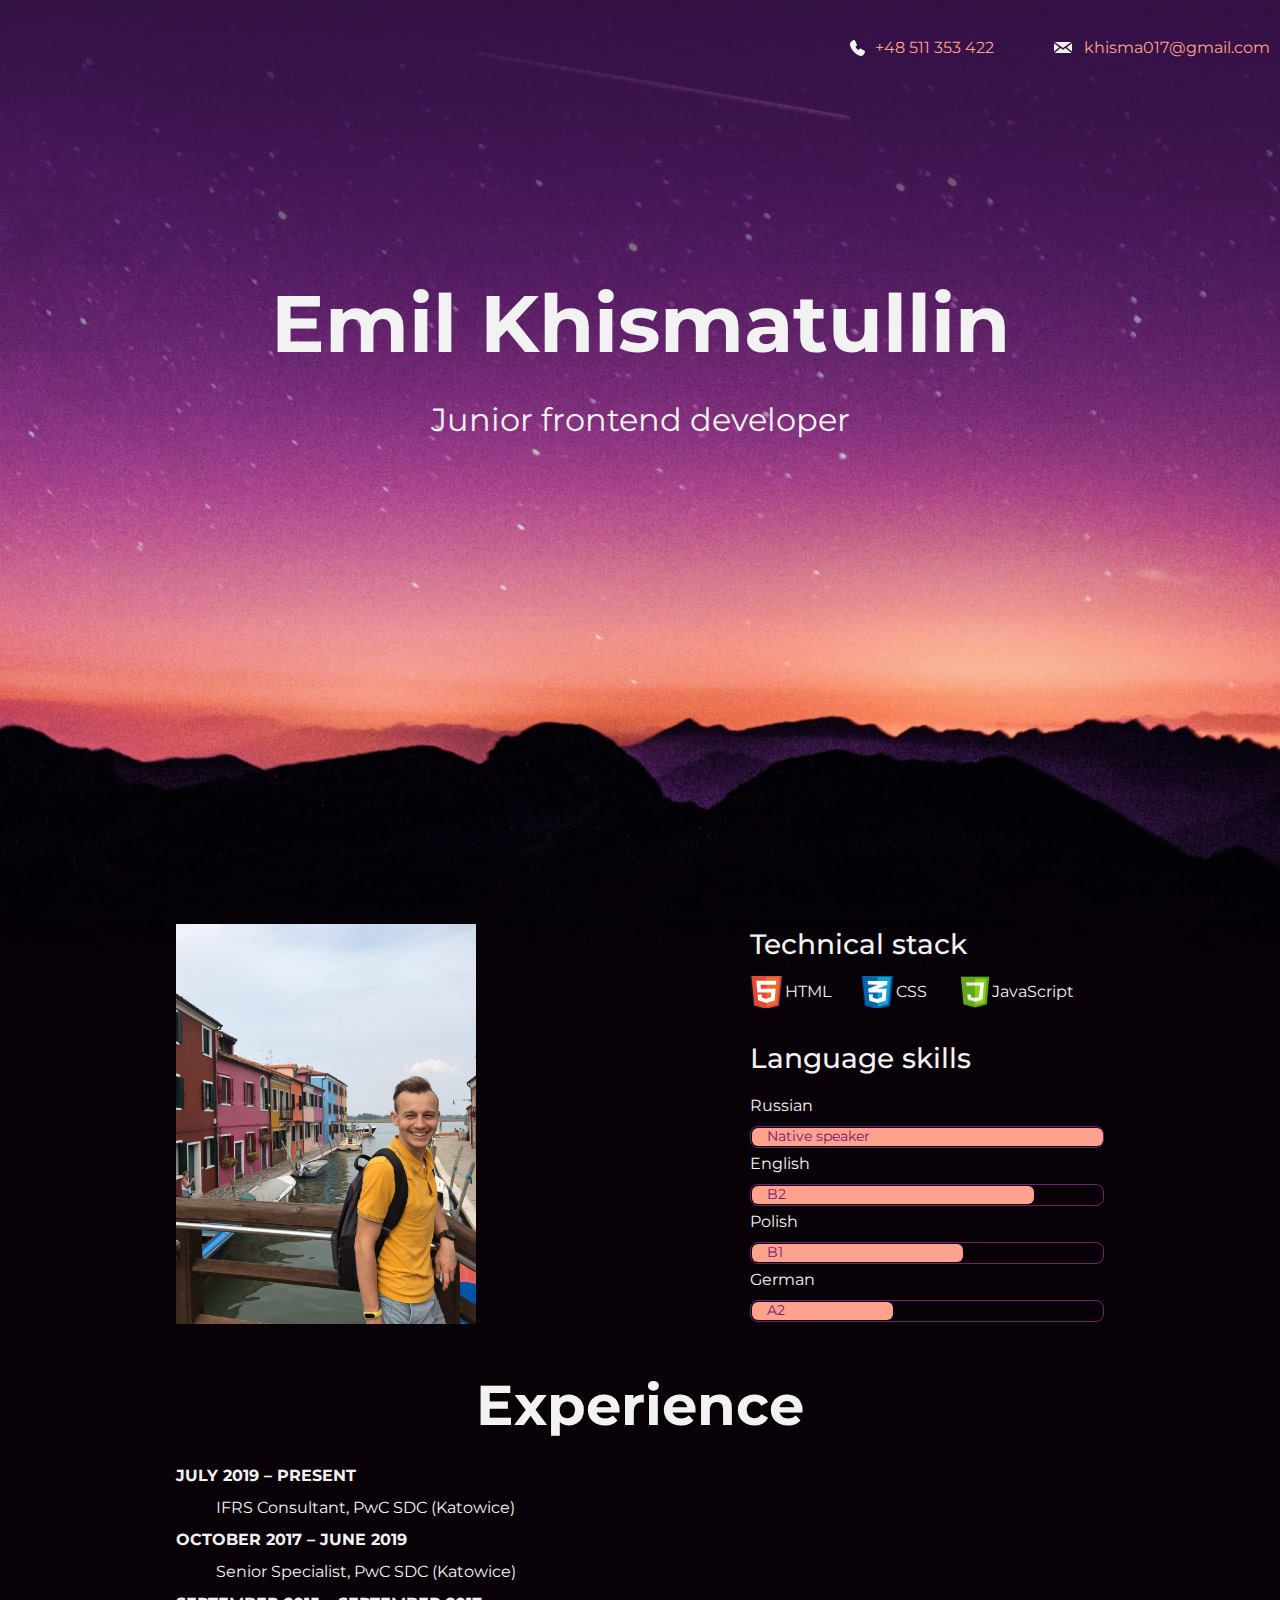
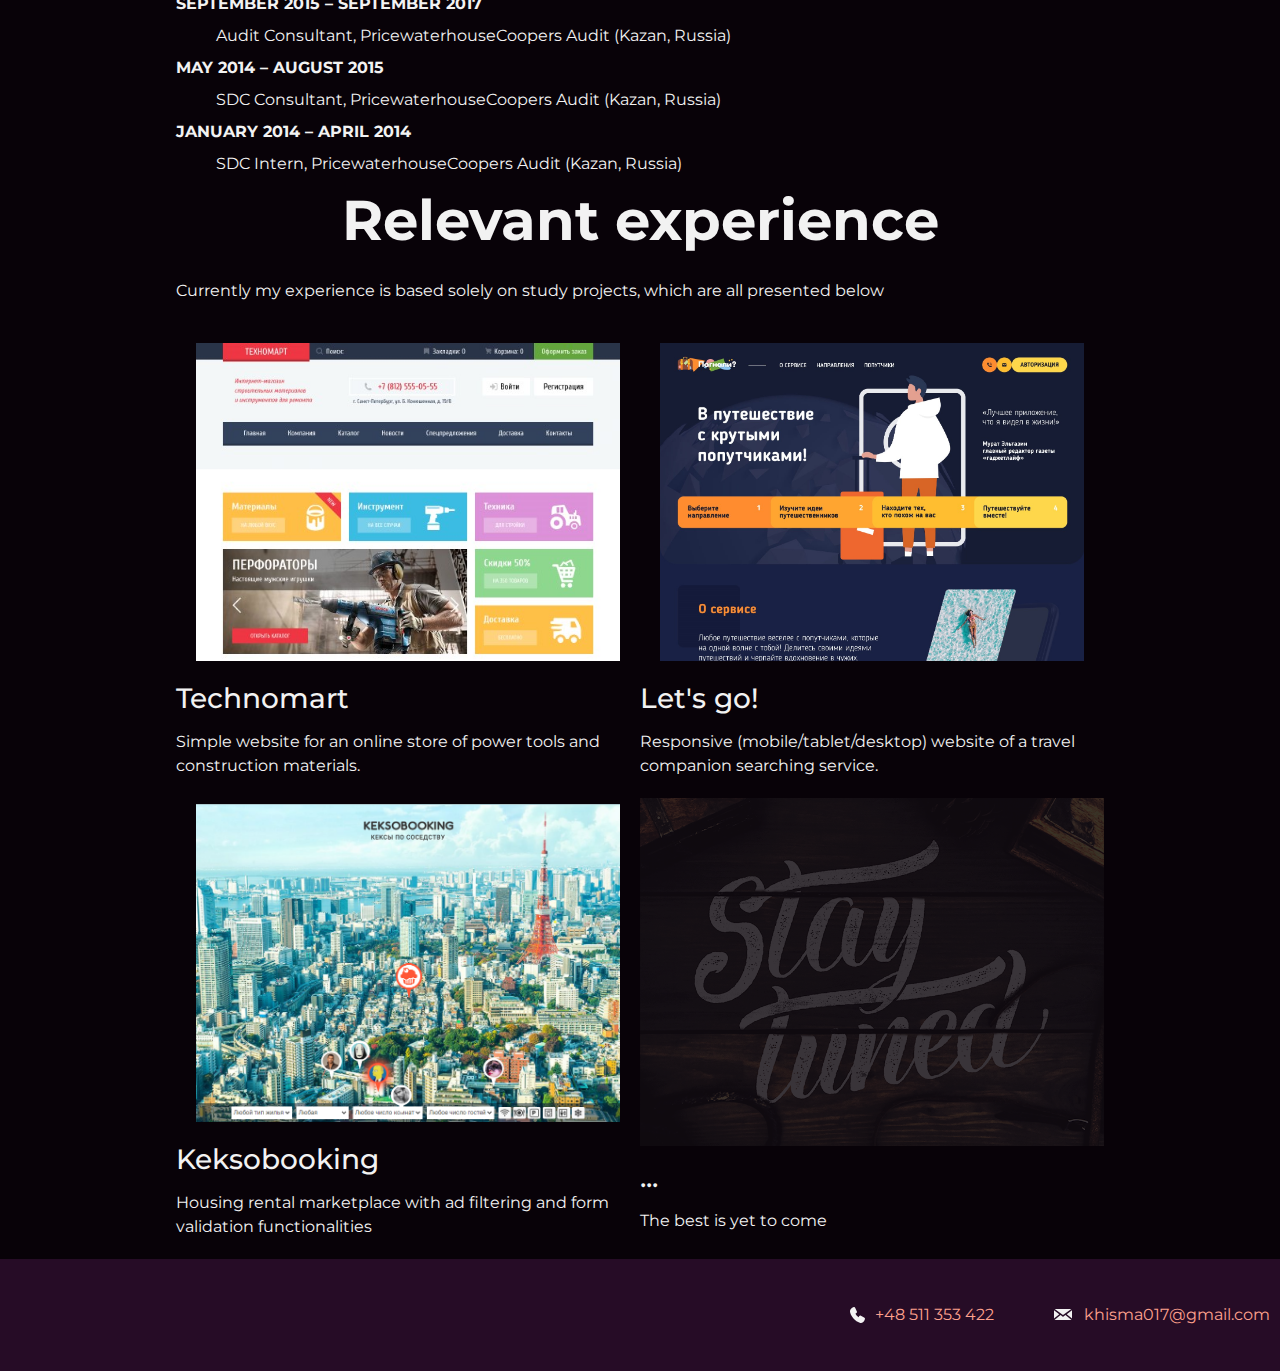
<file: index.html>
<!DOCTYPE html>
<html lang="ru">
  <head>
    <meta charset="UTF-8">
    <link rel="stylesheet" href="style.css">
    <link href="https://fonts.googleapis.com/css?family=Montserrat:400,500,700|Old+Standard+TT&display=swap&subset=cyrillic" rel="stylesheet">
    <title>Junior developer portfolio</title>
  </head>

  <body>
    <header class="page-header">
        <div class="container">
          <a class="header-phone" href="tel:+48511353422">+48 511 353 422</a>
          <a class="header-email" href="mailto:khisma017@gmail.com">khisma017@gmail.com</a>
        </div>
    </header>

    <section class="hero-image">
      <div class="container">
        <h1 class="heading">Emil Khismatullin</h1>
        <p>Junior frontend developer</p>
      </div>
    </section>
    <section class="section intro">
      <div class="container intro--container">
        <figure class="user-image">
          <img src="img/user.jpg" width="300" alt="My photo">
        </figure>
        <div>
          <div class="skills">
            <h3>Technical stack</h3>
            <ul class="skills-list">
              <li class="skill-html">HTML</li>
              <li class="skill-css">CSS</li>
              <li class="skill-js">JavaScript</li>
            </ul>
          </div>
          <div class="languages">
            <h3>Language skills</h3>
            <dl class="languages-list">
              <dt>Russian</dt>
              <dd class="level"><div style="width: 99.8%;"><span>Native speaker</span></div></dd>
              <dt>English</dt>
              <dd class="level"><div style="width: 80%;"><span>B2</span></div></dd>
              <dt>Polish</dt>
              <dd class="level"><div style="width: 60%;"><span>B1</span></div></dd>
              <dt>German</dt>
              <dd class="level"><div style="width: 40%;"><span>A2</span></div></dd>
            </dl>
          </div>
        </div>
      </div>
    </section>
    <section class="section experience">
      <div class="container">
        <section class="experience--all">
          <h2 class="subheading">Experience</h2>
          <dl class="experience--list">
            <dt>July 2019 – present</dt>
            <dd>IFRS Consultant, PwC SDC (Katowice)</dd>
            <dt>October 2017 – June 2019</dt>
            <dd>Senior Specialist, PwC SDC (Katowice)</dd>
            <dt>September 2015 – September 2017</dt>
            <dd>Audit Consultant, PricewaterhouseCoopers Audit (Kazan, Russia)</dd>
            <dt>May 2014 – August 2015</dt>
            <dd>SDC Consultant, PricewaterhouseCoopers Audit (Kazan, Russia)</dd>
            <dt>January 2014 – April 2014</dt>
            <dd>SDC Intern, PricewaterhouseCoopers Audit (Kazan, Russia)</dd>
          </dl>
        </section>
        <section class="experience--relevant">
          <h2 class="subheading">Relevant experience</h2>
          <p>Currently my experience is based solely on study projects, which are all presented below</p>
        </section>
      </div>
    </section>
    <section class="portfolio">
      <div class="container portfolio--container">
        <div class="project">
          <figure class="project-image">
            <a class="button" href="./technomart/index.html"><img src="./img/technomart.jpg" alt="Technomart website preview" width="538" height="403"></a>
          </figure>
          <a class="project--heading" href="./technomart/index.html"><h3>Technomart</h3></a>
          <p class="project--description">Simple website for an online store of power tools and construction materials.</p>
        </div>
        <div class="project">
          <figure class="project-image">
            <a class="button" href="./pognali/index.html"><img src="./img/pognali.jpg" alt="Let's go website preview" width="1437" height="1078"></a>
          </figure>
          <a class="project--heading" href="./pognali/index.html"><h3>Let's go!</h3></a>
          <p class="project--description">Responsive (mobile/tablet/desktop) website of a travel companion searching service.</p>
        </div>
        <div class="project">
          <figure class="project-image">
            <a class="button" href="./keksobooking/index.html"><img src="./img/keksobooking.png" alt="Keksobooking website preview" width="1079" height="676"></a>
          </figure>
          <a class="project--heading" href="./keksobooking/index.html"><h3>Keksobooking</h3></a>
          <p class="project--description">Housing rental marketplace with ad filtering and form validation functionalities</p>
        </div>
        <div class="project">
          <figure class="project-image">
            <img class="tba-image" src="./img/more-to-come.png" alt="More to come" width="800" height="600">
          </figure>
          <h3>...</h3>
          <p class="project--description">The best is yet to come</p>
        </div>
      </div>
    </section>
    <footer class="page-footer">
      <div class="container">
        <a class="footer-phone" href="tel:+48511353422">+48 511 353 422</a>
        <a class="footer-email" href="mailto:khisma017@gmail.com">khisma017@gmail.com</a>
      </div>
    </footer>
  </body>
</html>
</file>
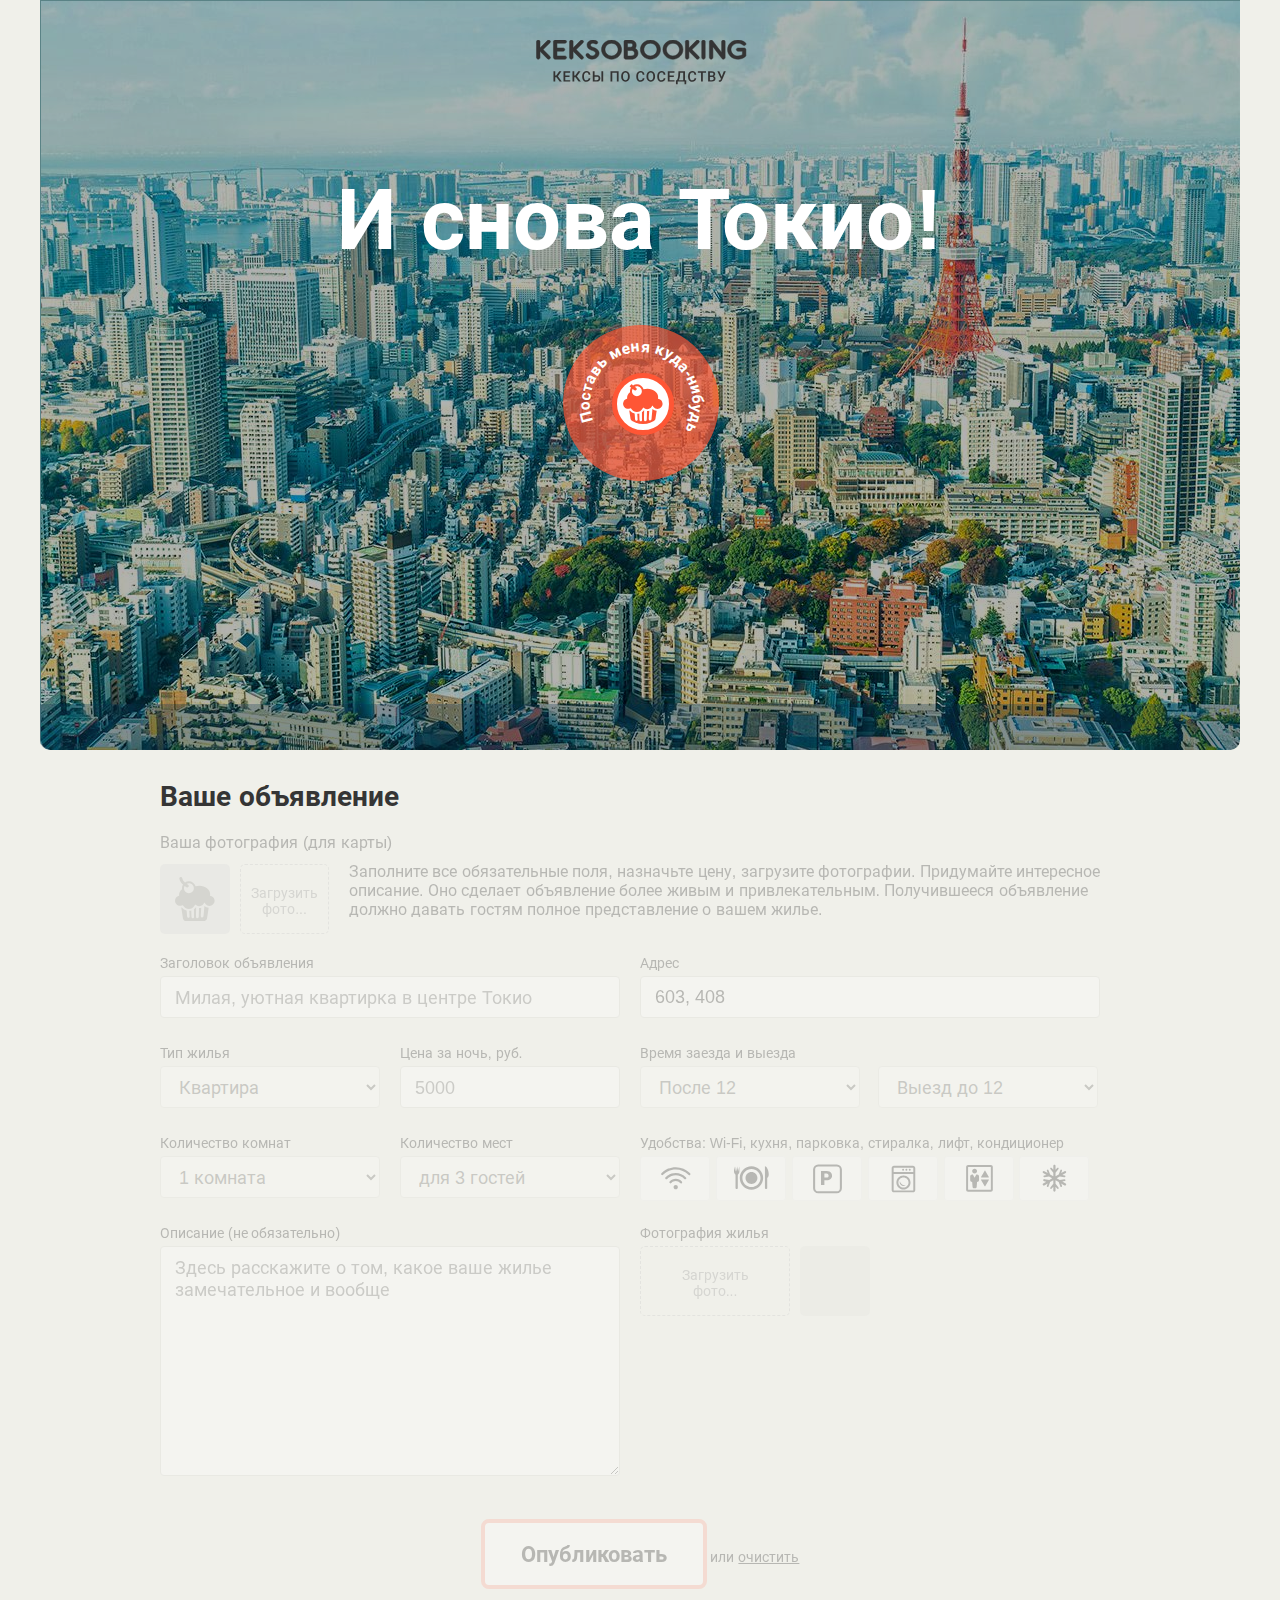
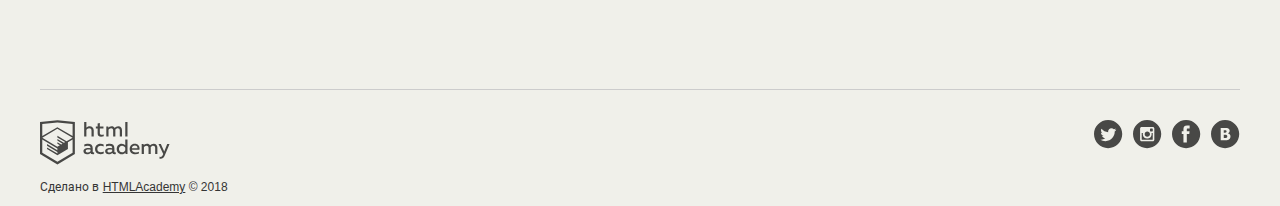
<file: keksobooking/index.html>
<!DOCTYPE html>
<html lang="ru">
<head>
  <meta charset="utf-8">
  <link rel="stylesheet" href="css/normalize.css">
  <link rel="stylesheet" href="css/style.css">
  <link rel="shortcut icon" href="favicon.ico" type="image/x-icon">
  <title>Кексобукинг</title>
</head>
<body>

  <main>
    <div class="promo">
      <h1 class="promo__title visually-hidden">Keksobooking. Кексы по соседству</h1>
      <img src="img/keksobooking.svg" alt="Keksobooking. Кексы по соседству" width="215" height="45">
    </div>

    <!-- Карта объявлений -->
    <section class="map map--faded">

      <!-- Метки объявлений -->
      <div class="map__pins">
        <div class="map__overlay">
          <h2 class="map__title">И снова Токио!</h2>
        </div>
        <button class="map__pin map__pin--main" style="left: 570px; top: 375px;">
          <img src="img/muffin-red.svg" width="40" height="44" draggable="false" alt="Метка объявления">
          <svg viewBox="0 0 70 70" width="156" height="156" aria-label="Метка для поиска жилья">
            <defs>
              <path d="M35,35m-23,0a23,23 0 1,1 46,0a23,23 0 1,1 -46,0" id="tophalf" />
            </defs>
            <ellipse cx="35" cy="35" rx="35" ry="35" fill="rgba(255, 86, 53, 0.7)" />
            <text><textPath xlink:href="#tophalf" startOffset="0">Поставь меня куда-нибудь</textPath></text>
          </svg>
        </button>
      </div>

      <!-- Фильтрация объявлений -->
      <div class="map__filters-container">
        <form action="#" class="map__filters" autocomplete="off">
          <select name="housing-type" id="housing-type" class="map__filter">
            <option value="any" selected>Любой тип жилья</option>
            <option value="palace">Дворец</option>
            <option value="flat">Квартира</option>
            <option value="house">Дом</option>
            <option value="bungalow">Бунгало</option>
          </select>
          <select name="housing-price" id="housing-price" class="map__filter">
            <option value="any" selected>Любая</option>
            <option value="middle">10000 - 50000&#x20bd;</option>
            <option value="low">до 10000&#x20bd;</option>
            <option value="high">от 50000&#x20bd;</option>
          </select>
          <select name="housing-rooms" id="housing-rooms" class="map__filter">
            <option value="any" selected>Любое число комнат</option>
            <option value="1">Одна комната</option>
            <option value="2">Две комнаты</option>
            <option value="3">Три комнаты</option>
          </select>
          <select name="housing-guests" id="housing-guests" class="map__filter">
            <option value="any" selected>Любое число гостей</option>
            <option value="2">Два гостя</option>
            <option value="1">Один гость</option>
            <option value="0">Не для гостей</option>
          </select>
          <fieldset id="housing-features" class="map__features">
            <input type="checkbox" name="features" value="wifi" id="filter-wifi" class="map__checkbox visually-hidden">
            <label class="map__feature map__feature--wifi" for="filter-wifi">Wi-Fi</label>
            <input type="checkbox" name="features" value="dishwasher" id="filter-dishwasher" class="map__checkbox visually-hidden">
            <label class="map__feature map__feature--dishwasher" for="filter-dishwasher">Посудомоечная машина</label>
            <input type="checkbox" name="features" value="parking" id="filter-parking" class="map__checkbox visually-hidden">
            <label class="map__feature map__feature--parking" for="filter-parking">Парковка</label>
            <input type="checkbox" name="features" value="washer" id="filter-washer" class="map__checkbox visually-hidden">
            <label class="map__feature map__feature--washer" for="filter-washer">Стиральная машина</label>
            <input type="checkbox" name="features" value="elevator" id="filter-elevator" class="map__checkbox visually-hidden">
            <label class="map__feature map__feature--elevator" for="filter-elevator">Лифт</label>
            <input type="checkbox" name="features" value="conditioner" id="filter-conditioner" class="map__checkbox visually-hidden">
            <label class="map__feature map__feature--conditioner" for="filter-conditioner">Кондиционер</label>
           </fieldset>
        </form>
      </div>
    </section>

    <!-- Форма объявления -->
    <section class="notice">
      <h2 class="notice__title">Ваше объявление</h2>
      <form class="ad-form" action="https://javascript.pages.academy/keksobooking" method="post" enctype="multipart/form-data" autocomplete="off">
        <fieldset class="ad-form-header">
          <legend class="ad-form-header__title">Ваша фотография (для карты)</legend>
          <div class="ad-form-header__upload">
            <div class="ad-form-header__preview">
              <img src="img/muffin-grey.svg" alt="Аватар пользователя" width="40" height="44">
            </div>
            <div class="ad-form__field">
              <input type="file" id="avatar" name="avatar" class="ad-form-header__input visually-hidden">
              <label class="ad-form-header__drop-zone" for="avatar">Загрузить<br>фото...</label>
            </div>
            <p class="ad-form-header__info">Заполните все обязательные поля, назначьте цену, загрузите фотографии. Придумайте интересное описание. Оно сделает объявление более живым и привлекательным. Получившееся объявление должно давать гостям полное представление о вашем жилье.</p>
          </div>
        </fieldset>
        <fieldset class="ad-form__element ad-form__element--wide">
          <label class="ad-form__label" for="title">Заголовок объявления</label>
          <input id="title" name="title" type="text" placeholder="Милая, уютная квартирка в центре Токио">
        </fieldset>
        <fieldset class="ad-form__element ad-form__element--wide">
          <label class="ad-form__label" for="address">Адрес</label>
          <input id="address" name="address" type="text" disabled>
        </fieldset>
        <fieldset class="ad-form__element">
          <label class="ad-form__label" for="type">Тип жилья</label>
          <select id="type" name="type">
            <option value="bungalow">Бунгало</option>
            <option value="flat" selected>Квартира</option>
            <option value="house">Дом</option>
            <option value="palace">Дворец</option>
          </select>
        </fieldset>
        <fieldset class="ad-form__element">
          <label class="ad-form__label" for="price">Цена за ночь, руб.</label>
          <input id="price" name="price" type="number" placeholder="5000">
        </fieldset>
        <fieldset class="ad-form__element ad-form__element--time">
          <label class="ad-form__label" for="timein">Время заезда и выезда</label>
          <select id="timein" name="timein">
            <option value="12:00" selected>После 12</option>
            <option value="13:00">После 13</option>
            <option value="14:00">После 14</option>
          </select>
          <select id="timeout" name="timeout" title="Time to go out">
            <option value="12:00" selected>Выезд до 12</option>
            <option value="13:00">Выезд до 13</option>
            <option value="14:00">Выезд до 14</option>
          </select>
        </fieldset>
        <fieldset class="ad-form__element">
          <label class="ad-form__label" for="room_number">Количество комнат</label>
          <select id="room_number" name="rooms">
            <option value="1" selected>1 комната</option>
            <option value="2">2 комнаты</option>
            <option value="3">3 комнаты</option>
            <option value="100">100 комнат</option>
          </select>
        </fieldset>
        <fieldset class="ad-form__element">
          <label class="ad-form__label" for="capacity">Количество мест</label>
          <select id="capacity" name="capacity">
            <option value="3" selected>для 3 гостей</option>
            <option value="2">для 2 гостей</option>
            <option value="1">для 1 гостя</option>
            <option value="0">не для гостей</option>
          </select>
        </fieldset>
        <fieldset class="ad-form__element ad-form__element--wide features">
          <legend>Удобства: Wi-Fi, кухня, парковка, стиралка, лифт, кондиционер</legend>
          <input type="checkbox" name="features" value="wifi" id="feature-wifi" class="feature__checkbox visually-hidden">
          <label class="feature feature--wifi" for="feature-wifi">Wi-Fi</label>
          <input type="checkbox" name="features" value="dishwasher" id="feature-dishwasher" class="feature__checkbox visually-hidden">
          <label class="feature feature--dishwasher" for="feature-dishwasher">Посудомоечная машина</label>
          <input type="checkbox" name="features" value="parking" id="feature-parking" class="feature__checkbox visually-hidden">
          <label class="feature feature--parking" for="feature-parking">Парковка</label>
          <input type="checkbox" name="features" value="washer" id="feature-washer" class="feature__checkbox visually-hidden">
          <label class="feature feature--washer" for="feature-washer">Стиральная машина</label>
          <input type="checkbox" name="features" value="elevator" id="feature-elevator" class="feature__checkbox visually-hidden">
          <label class="feature feature--elevator" for="feature-elevator">Лифт</label>
          <input type="checkbox" name="features" value="conditioner" id="feature-conditioner" class="feature__checkbox visually-hidden">
          <label class="feature feature--conditioner" for="feature-conditioner">Кондиционер</label>
        </fieldset>
        <fieldset class="ad-form__element ad-form__element--wide">
          <label class="ad-form__label" for="description">Описание (не обязательно)</label>
          <textarea id="description" name="description" placeholder="Здесь расскажите о том, какое ваше жилье замечательное и вообще"></textarea>
        </fieldset>
        <fieldset class="ad-form__element ad-form__element--wide">
          <label class="ad-form__label">Фотография жилья</label>
          <div class="ad-form__photo-container">
            <div class="ad-form__upload">
              <input type="file" id="images" name="images" class="ad-form__input visually-hidden">
              <label for="images" class="ad-form__drop-zone">Загрузить<br>фото...</label>
            </div>
            <div class="ad-form__photo"></div>
          </div>
        </fieldset>
        <fieldset class="ad-form__element ad-form__element--submit">
          <button class="ad-form__submit" type="submit">Опубликовать</button>
          или <button class="ad-form__reset" type="reset">очистить</button>
        </fieldset>
      </form>
    </section>
  </main>

  <footer class="footer container">
    <div class="footer__copyright copyright">
      <a class="copyright__link copyright__link--image" href="https://htmlacademy.ru/intensive/javascript">
        <img src="img/htmla-logo.svg" width="130" height="45" alt="HTML Academy" class="copyright__logo">
      </a>
      <p>Сделано в <a class="copyright__link copyright__link--text" href="https://htmlacademy.ru/intensive/javascript">HTMLAcademy</a> &copy; 2018</p>
    </div>
    <ul class="footer__contacts contacts">
      <li><a href="https://twitter.com/htmlacademy_ru" class="contacts__link contacts__link--twitter">Twitter</a></li>
      <li><a href="https://www.instagram.com/htmlacademy/" class="contacts__link contacts__link--instagram">Instagtam</a></li>
      <li><a href="https://www.facebook.com/htmlacademy" class="contacts__link contacts__link--facebook">Facebook</a></li>
      <li><a href="https://vk.com/htmlacademy" class="contacts__link contacts__link--vk">VK</a></li>
    </ul>
  </footer>

  <!-- Модальное окно с информацией об объявлении -->
  <template id="card">
    <article class="map__card popup">
      <img src="img/avatars/user01.png" class="popup__avatar" width="70" height="70" alt="Аватар пользователя">
      <button type="button" class="popup__close">Закрыть</button>
      <h3 class="popup__title">Уютное гнездышко для молодоженов</h3>
      <p class="popup__text popup__text--address">102-0082 Tōkyō-to, Chiyoda-ku, Ichibanchō, 14−3</p>
      <p class="popup__text popup__text--price">5200&#x20bd;<span>/ночь</span></p>
      <h4 class="popup__type">Квартира</h4>
      <p class="popup__text popup__text--capacity">2 комнаты для 3 гостей</p>
      <p class="popup__text popup__text--time">Заезд после 14:00, выезд до 10:00</p>
      <ul class="popup__features">
        <li class="popup__feature popup__feature--wifi"></li>
        <li class="popup__feature popup__feature--dishwasher"></li>
        <li class="popup__feature popup__feature--parking"></li>
        <li class="popup__feature popup__feature--washer"></li>
        <li class="popup__feature popup__feature--elevator"></li>
        <li class="popup__feature popup__feature--conditioner"></li>
      </ul>
      <p class="popup__description">Великолепная квартира-студия в центре Токио. Подходит как туристам, так и бизнесменам. Квартира полностью укомплектована и недавно отремонтирована.</p>
      <div class="popup__photos">
        <img src="" class="popup__photo" width="45" height="40" alt="Фотография жилья">
      </div>
    </article>
  </template>

  <!-- Метка объявления -->
  <template id="pin">
    <button type="button" class="map__pin" style="left: 200px; top: 400px;"><img src="img/avatars/user07.png" width="40" height="40" draggable="false" alt="Метка объявления"></button>
  </template>

  <!-- Сообщение об успешном создании объявления -->
  <template id="success">
    <div class="success">
      <p class="success__message">Ваше объявление<br>успешно размещено!</p>
    </div>
  </template>

  <!-- Сообщение об ошибке создания объявления -->
  <template id="error">
    <div class="error">
      <p class="error__message">Ошибка загрузки объявления</p>
      <button class="error__button">Попробовать снова</button>
    </div>
  </template>

  <script src="./bundle.js"></script>

</body>
</html>
</file>
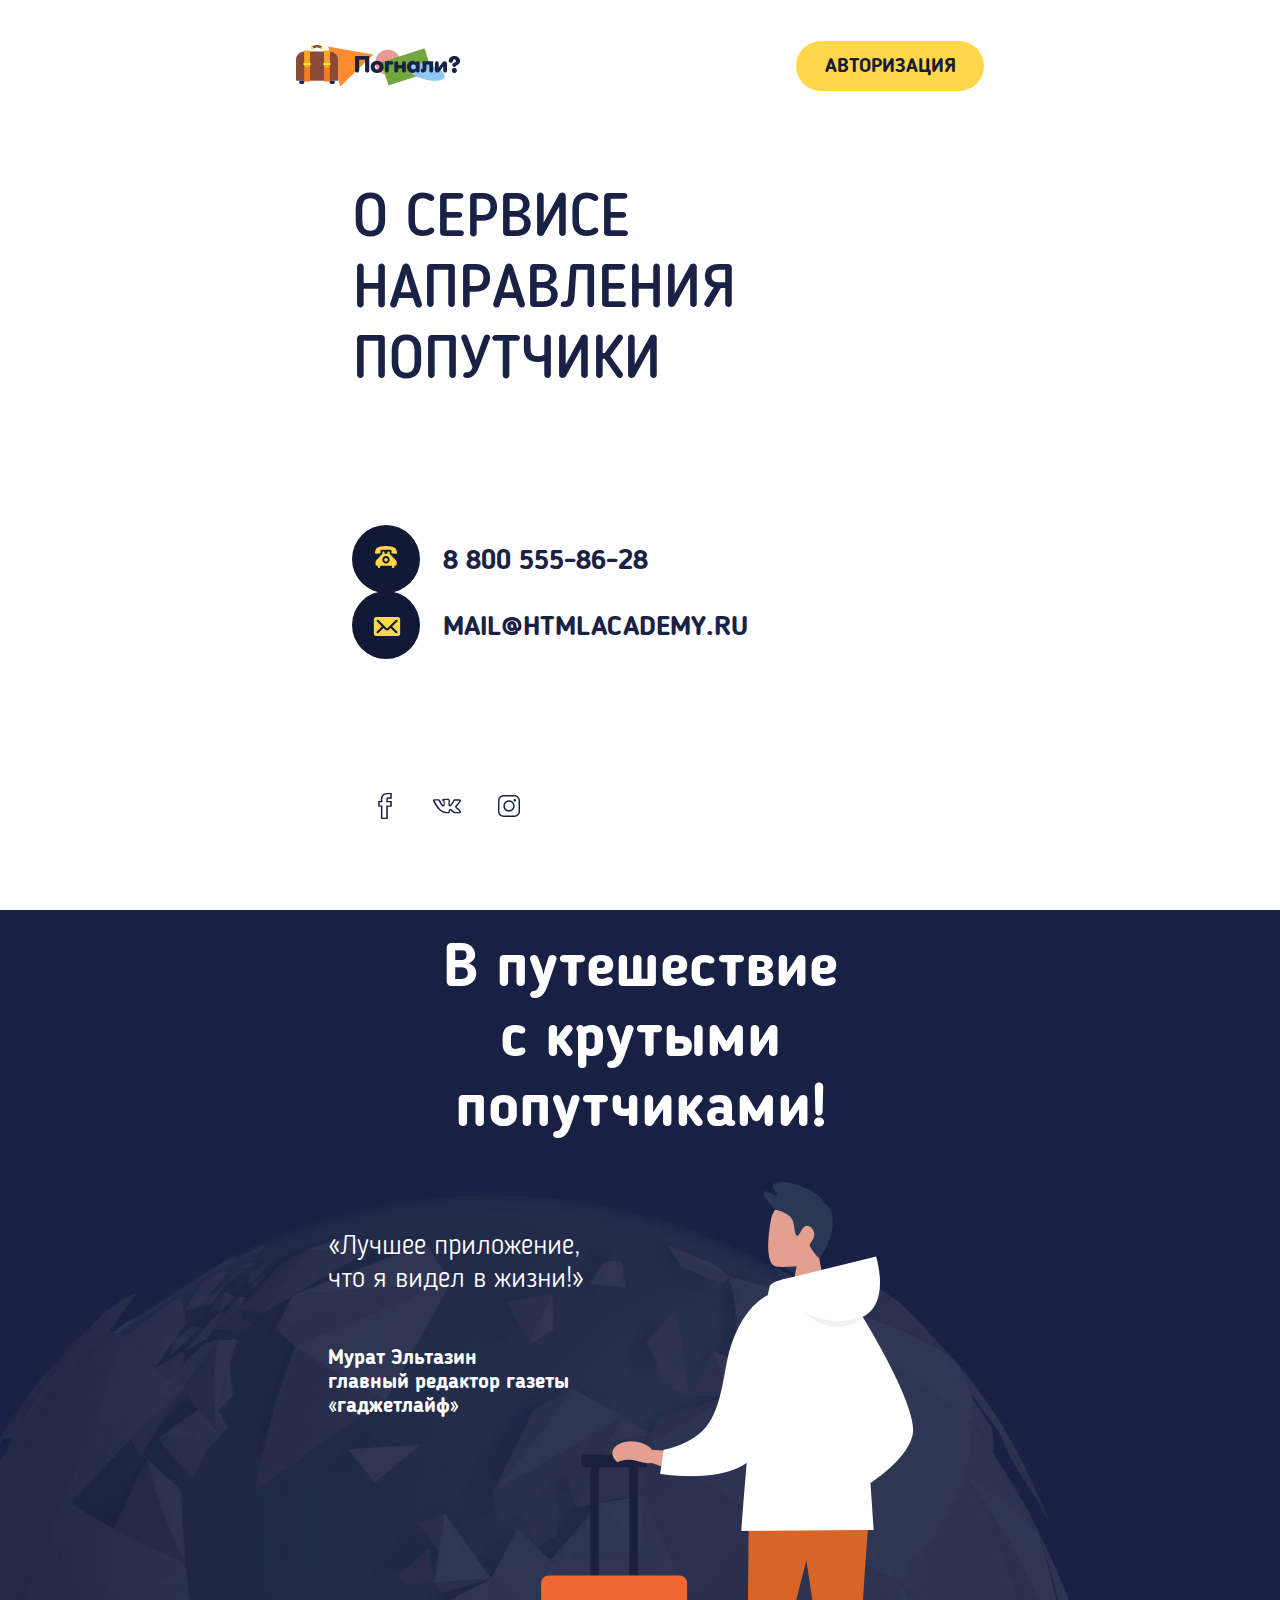
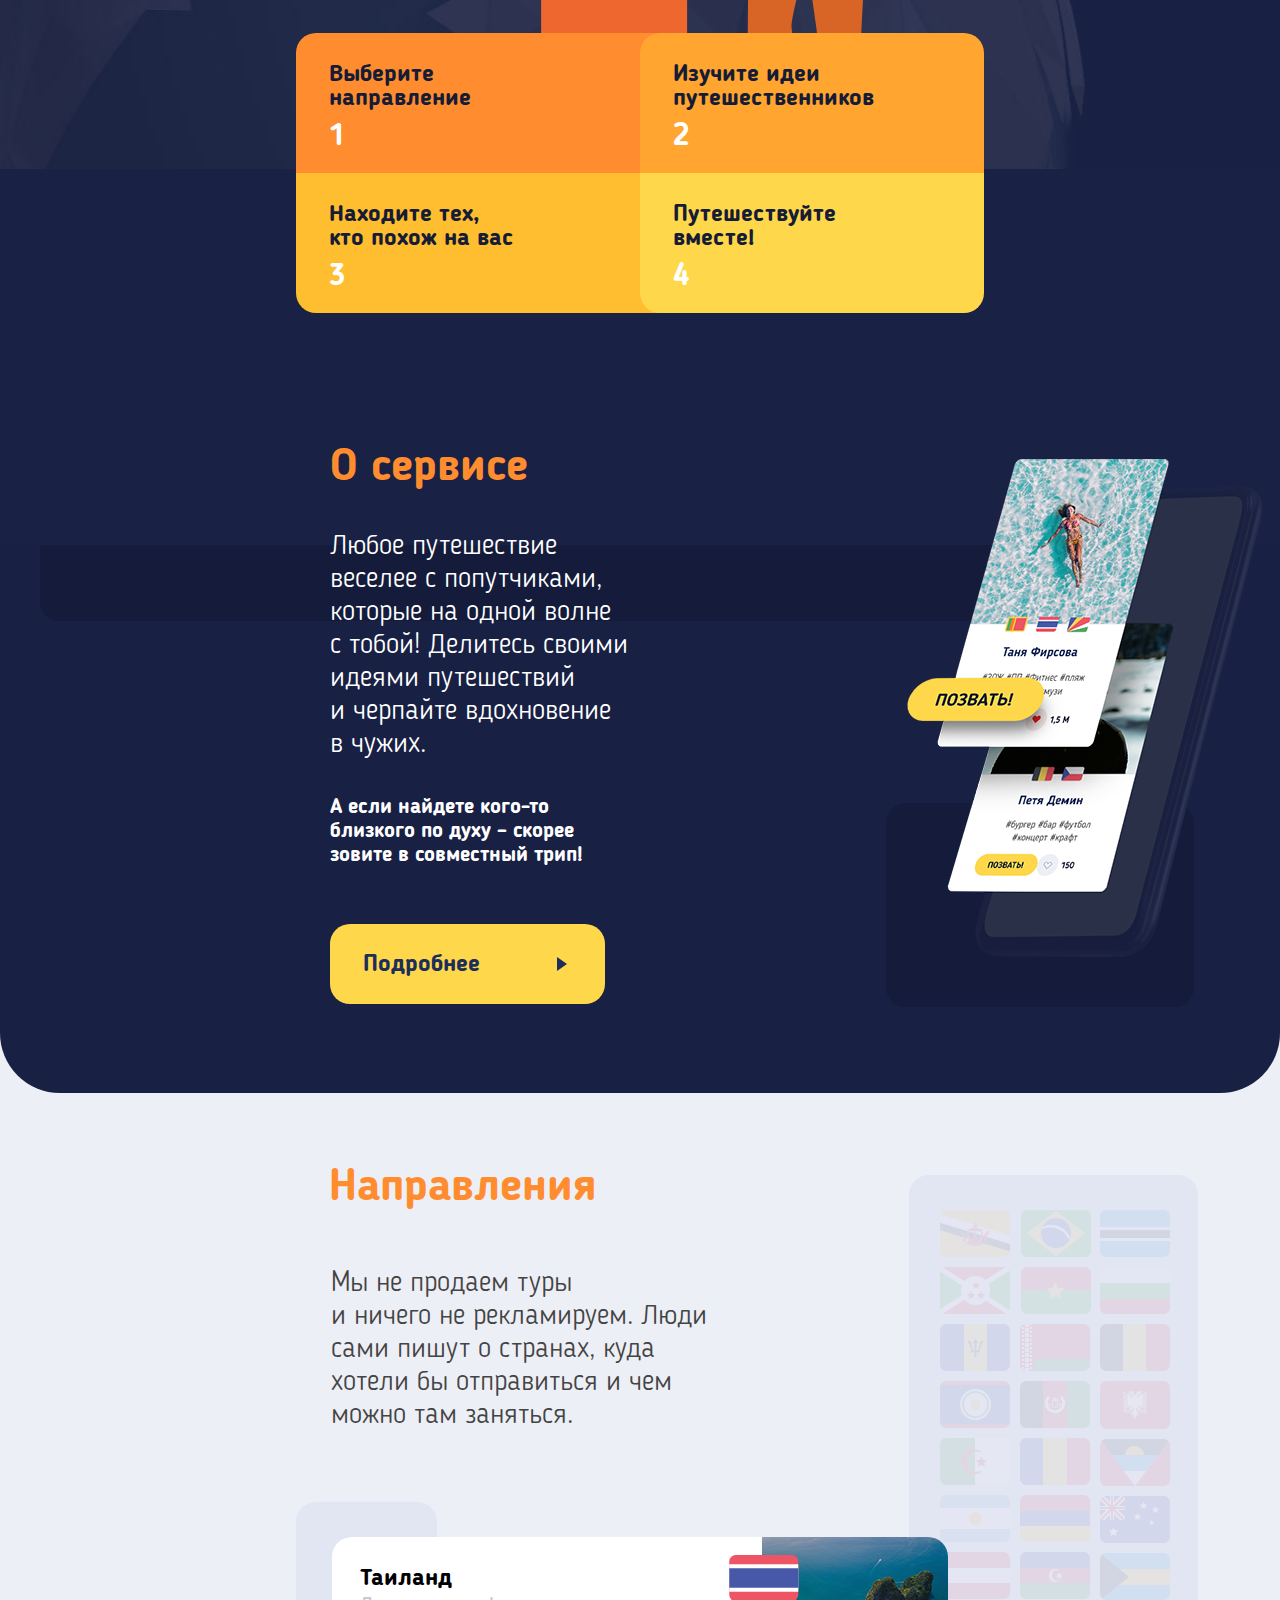
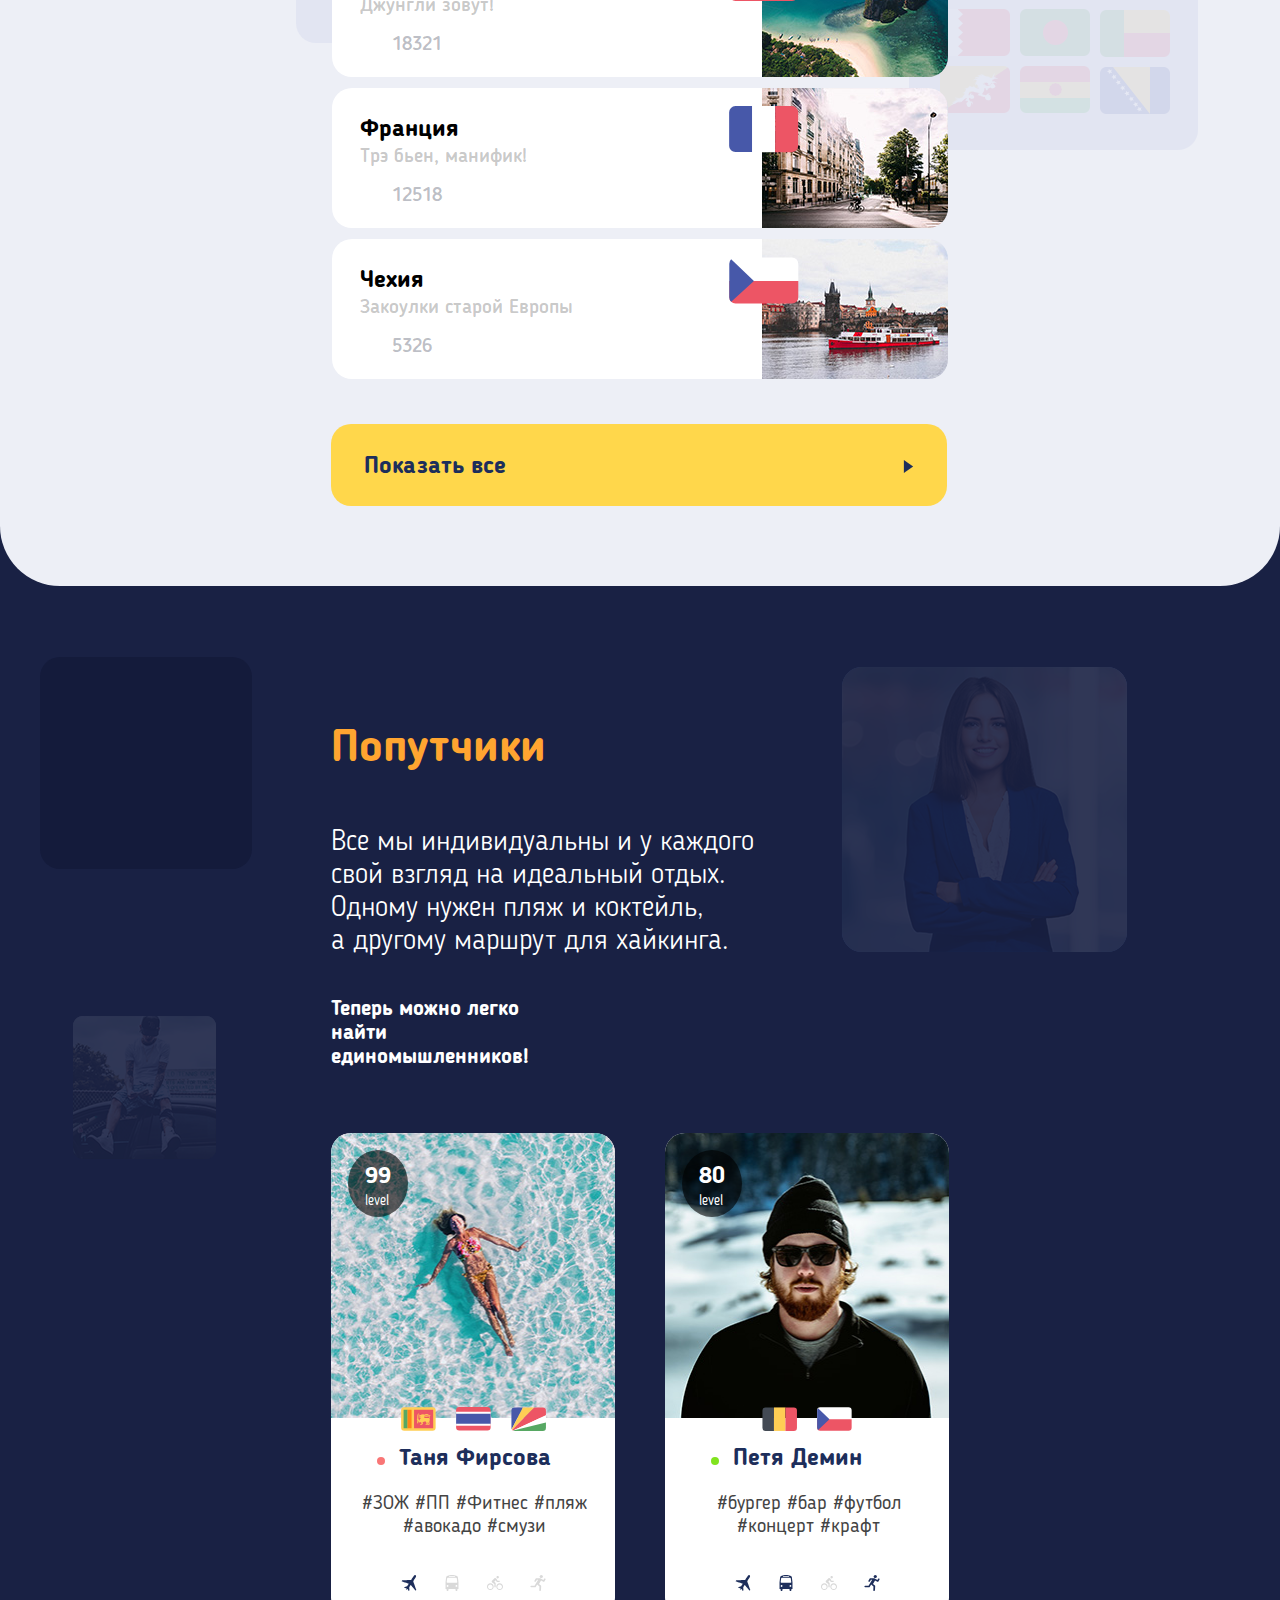
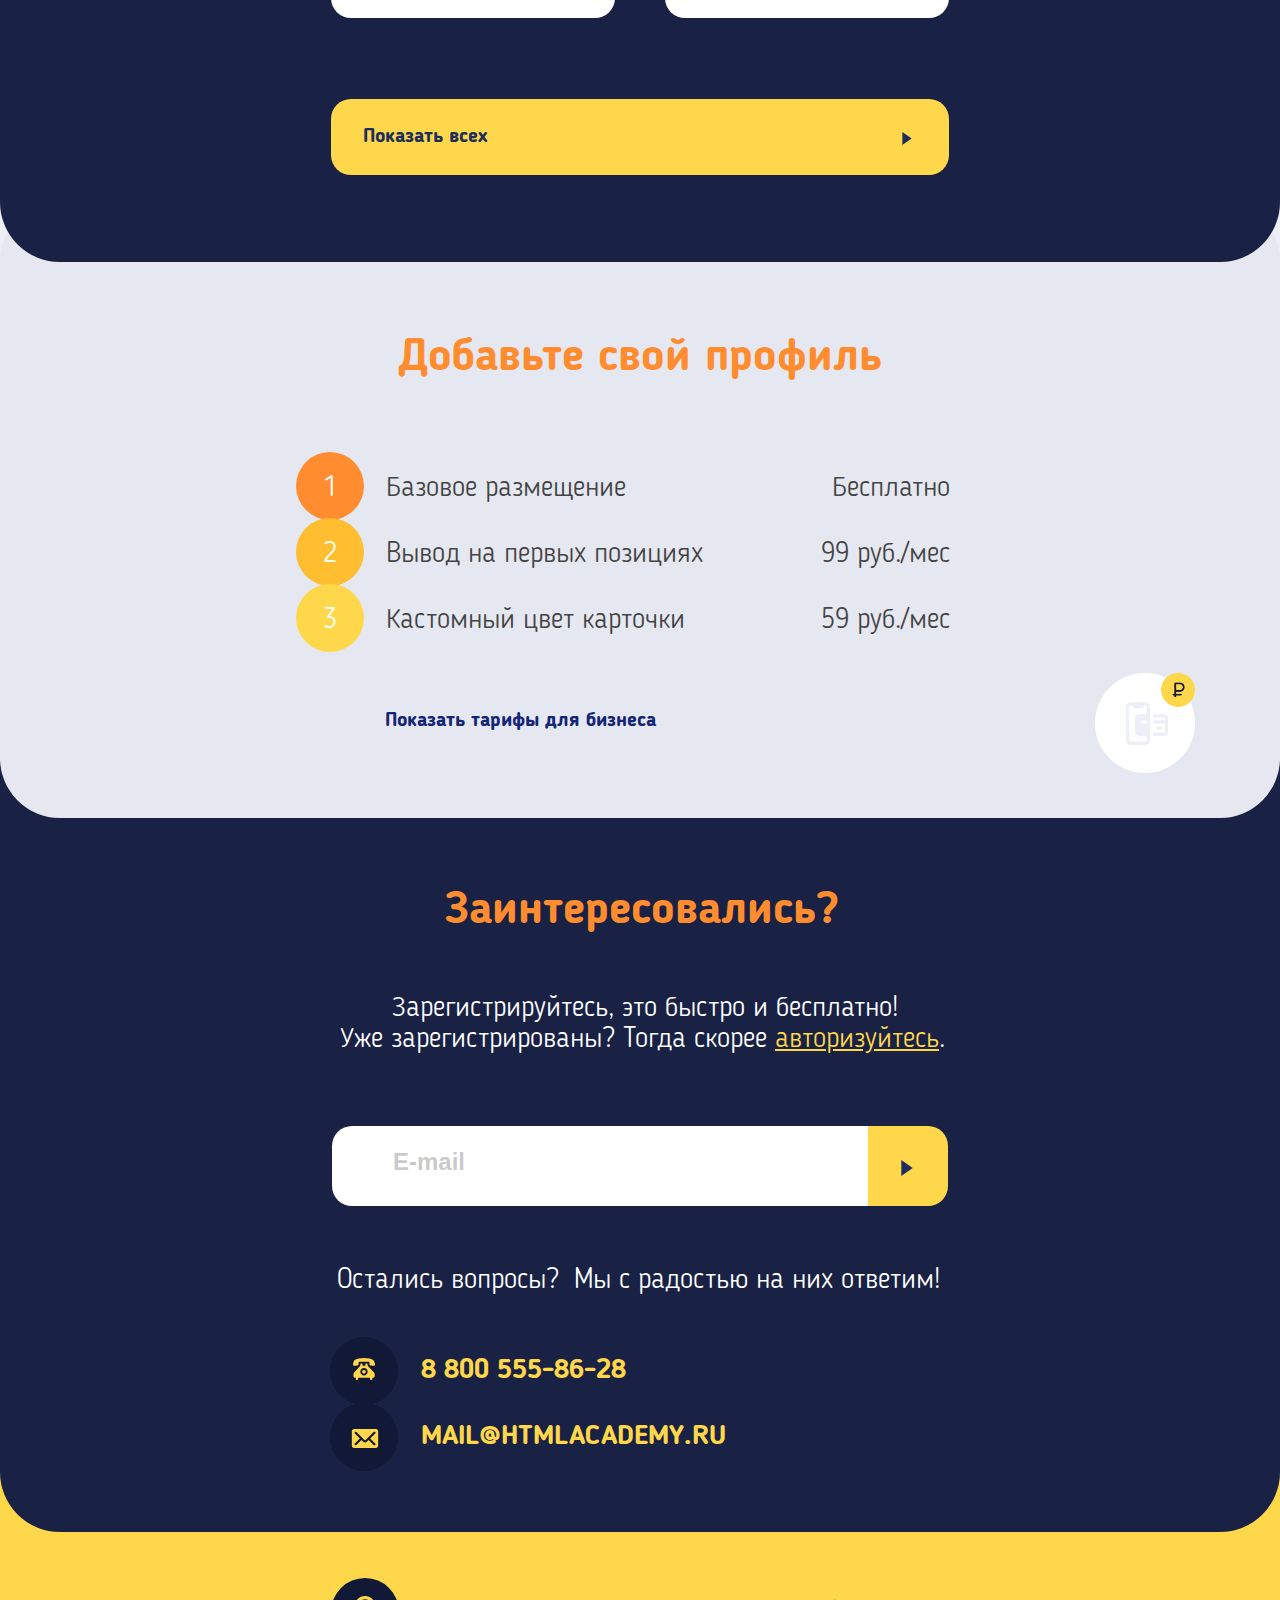
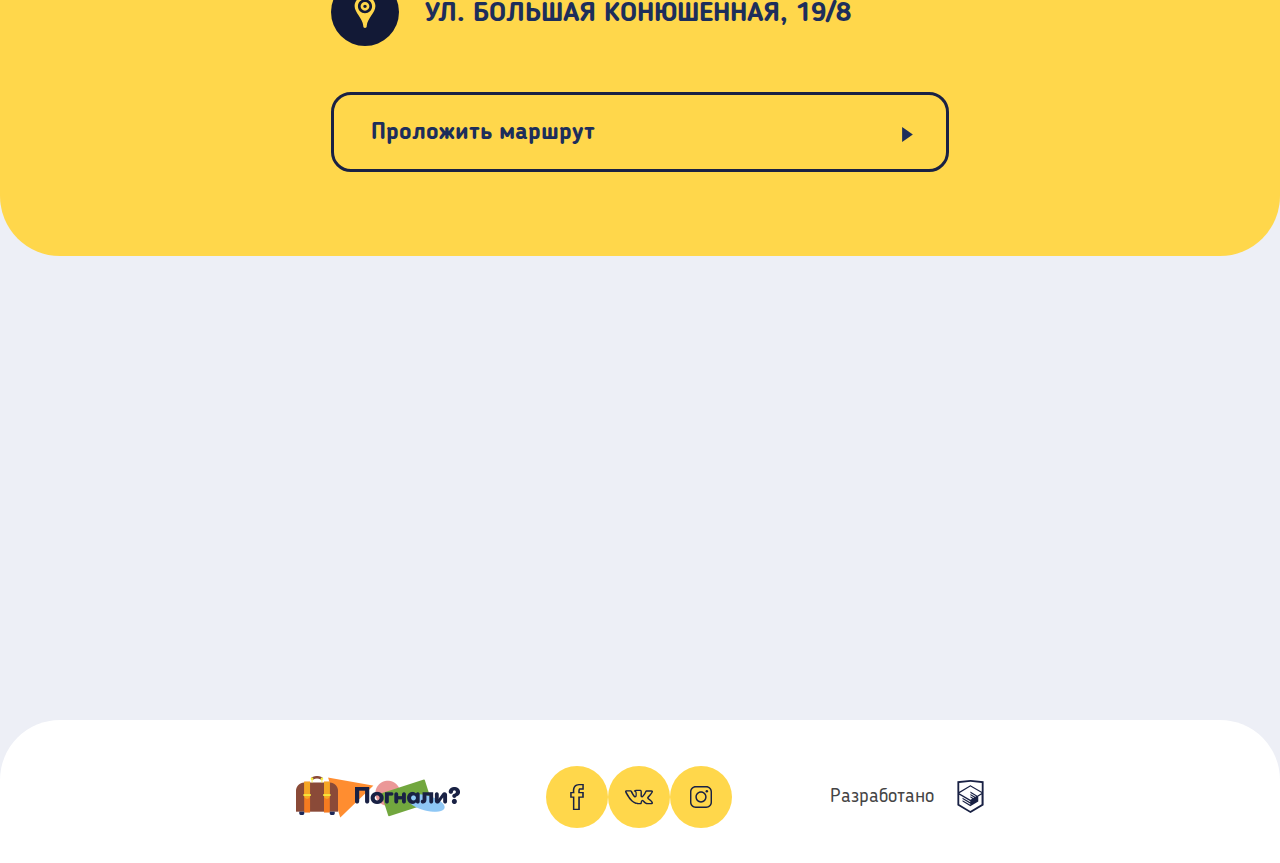
<file: pognali/index.html>
<!DOCTYPE html>
<html class="page" lang="ru">
  <head>
    <meta charset="utf-8">
    <meta name="viewport" content="width=device-width,initial-scale=1">
    <title>HTML Academy: Погнали</title>
    <link href="./css/styles.min.css" rel="stylesheet">
  </head>
  <body class="body">
    <header class="header header--index header--nojs"> <!-- --opened - меню открыто; --closed - меню закрыто; --fixed - меню, когда сайт проскролили  -->
      <div class="center header__center">
        <div class="header__wrapper">
          <a href="" class="header__logo header__logo--light">
            <picture>
              <source media="(min-width: 1440px)" srcset="./img/logo-desktop-white@1x.png">
              <source media="(min-width: 768px)" srcset="./img/logo-tablet-white@1x.png">
              <img alt="Логотип сервиса Погнали?" src="./img/logo-mobile-white@1x.png">
            </picture>
          </a>
          <a href="" class="header__logo header__logo--dark">
            <picture>
              <source media="(min-width: 1440px)" srcset="./img/logo-desktop-blue@1x.png">
              <source media="(min-width: 768px)" srcset="./img/logo-tablet-blue@1x.png">
              <img alt="Логотип сервиса Погнали?" src="./img/logo-mobile-blue@1x.png">
            </picture>
          </a>
          <button class="header__nav-toggle" type="button"></button>
          <a class="header__login only-tablet" href="">Авторизация</a>
        </div>
        <nav class="header__nav nav">
          <ul class="nav__list">
            <li class="nav__item nav__item--active"><a class="header__nav-link nav__link">О сервисе</a></li>
            <li class="nav__item"><a class="header__nav-link nav__link" href="./form.html">Направления</a></li>
            <li class="nav__item"><a class="header__nav-link nav__link" href="./catalog.html">Попутчики</a></li>
          </ul>
          <ul class="header__user-list user-list">
            <li class="user-list__item"><a class="user-list__link" href="">Авторизация</a></li>
          </ul>
          <ul class="header__contacts-list contacts-list contacts-list--menu">
            <li class="contacts-list__item"><a class="contacts-list__link contacts-list__link--phone" href="tel:88005558628" aria-label="Позвонить">
              <svg class="contacts-list__icon contacts-list__icon--phone" xmlns="http://www.w3.org/2000/svg" viewBox="0 0 36 36"><path d="M18 0C11.6 0 5.2 1.1 2.8 3.4.9 5.3.2 8.7 0 10.8v.3c0 .8.7 1.5 1.5 1.5.1 0 3.7-.3 5.9-.5h.2c.8 0 1.5-.7 1.5-1.5v-3C9 6.7 9.7 6 10.7 6h14.7c.8 0 1.6.7 1.6 1.7v3c0 .8.7 1.5 1.5 1.5h.2c2.2.2 5.8.5 5.9.5.8 0 1.5-.7 1.5-1.5v-.3c-.2-2.1-.9-5.5-2.8-7.4C30.8 1.1 24.4 0 18 0zm0 19.5c-1.7 0-3 1.3-3 3s1.3 3 3 3 3-1.3 3-3-1.3-3-3-3zm-2.3-6.8v-1.9c0-1-.8-1.9-1.9-1.9s-1.8.9-1.8 2v1.9L1.9 23.6c-.7.7-1.1 1.6-1.1 2.7v3c0 1.7 1.3 3 3 3h.8v1.9c0 1 .8 1.9 1.9 1.9s1.9-.8 1.9-1.9v-1.9h19.5v1.9c0 1 .8 1.9 1.9 1.9 1 0 1.9-.8 1.9-1.9v-1.9h.8c1.7 0 3-1.3 3-3v-3c0-1.1-.4-2-1.1-2.7L24 12.7v-1.9c0-1-.8-1.9-1.9-1.9s-1.9.8-1.9 1.9v1.9h-4.5zm2.3 3.8c3.3 0 6 2.7 6 6s-2.7 6-6 6-6-2.7-6-6 2.7-6 6-6z"/></svg><span class="contacts-list__text">8 800 555-86-28</span></a>
            </li>
            <li class="contacts-list__item"><a class="contacts-list__link contacts-list__link--email" href="mailto:mail@htmlacademy.ru" aria-label="Написать письмо">
              <svg class="contacts-list__icon contacts-list__icon--mail" xmlns="http://www.w3.org/2000/svg" viewBox="0 0 36 26"><path d="M0 23c0 1.6 1.3 3 3 3h30c1.7 0 3-1.3 3-3V3c0-1.6-1.3-3-3-3H3C1.3 0 0 1.3 0 3v20zm11-10L4.2 6.2c-.6-.6-.6-1.5 0-2 .6-.6 1.5-.6 2.1 0l11 10.9c.4.4 1.2.4 1.6 0l11-10.9c.6-.6 1.5-.6 2.1 0 .6.6.6 1.5 0 2L25 13l6.9 6.8c.6.6.6 1.5 0 2-.6.6-1.5.6-2.1 0L22.9 15s-2.1 2.2-2.5 2.5c-.6.6-1.4 1-2.4 1-.9 0-1.8-.4-2.4-1L13.1 15l-6.9 6.8c-.6.6-1.5.6-2.1 0-.6-.6-.6-1.5 0-2L11 13z"/></svg><span class="contacts-list__text">mail@htmlacademy.ru</span></a>
            </li>
          </ul>
          <ul class="header__social social social--menu">
            <li class="social__item"><a class="social__link social__link--facebook" href="" aria-label="Facebook">
              <svg class="social__icon social__icon--facebook" xmlns="http://www.w3.org/2000/svg" viewBox="0 0 11 21"><path d="M7.8 21H2.2v-9.8H0V6.4h2.1c-.1-2.2.3-3.8 1.3-4.9C4.2.6 5.5.1 7.1 0H11v4.7H7.9c-.1.2-.2.8-.2 1.7H11v4.8H7.8V21zm-4.4-1.1h3.1v-9.8h3.2V7.5H6.5v-.6c0-1.5 0-2.9.8-3.4l.2-.1h2.3V1.1H7.1c-1.2.1-2.2.5-2.8 1.2-.8.9-1.1 2.5-.9 4.6l.1.6H1.2v2.6h2.2v9.8z"/></svg></a>
            </li>
            <li class="social__item"><a class="social__link social__link--vkontakte" href="" aria-label="Вконтакте">
              <svg class="social__icon social__icon--vk" xmlns="http://www.w3.org/2000/svg" viewBox="0 0 30 15.8"><path d="M23.9 15.8c-.4 0-1.2-.1-2.1-.6-.6-.4-1.2-1-1.8-1.5-.4-.4-1.2-1.2-1.4-1.2-.3.1-.5.9-.5 1.6 0 .1 0 .8-.5 1.2-.4.4-1.1.5-1.2.5h-1.9c-1 0-4.4-.2-7.4-3C3.4 9.4.3 3 .1 2.7 0 2.2-.1 1.5.3 1.1.7.7 1.4.6 1.7.6H5.9c.1 0 .6.1 1 .3.4.2.6.7.6.7S8.1 3 9 4.3c1.3 2 1.9 2.5 2.1 2.6.2-.4.3-1.7.2-2.9 0-.5-.1-1.1-.3-1.3-.1-.1-.4-.3-.8-.3l-.7-.6c-.1-.7.6-1.2 1.1-1.4.7-.3 1.8-.4 3.1-.4h.7c1.2 0 1.6.1 2.1.2 1.7.4 1.6 1.7 1.6 3.3v2.1c0 .4 0 1 .1 1.3.2-.1.9-.7 2.1-2.5.8-1.2 1.4-2.5 1.5-2.8.2-.4.6-.9 1.6-.9h4.7c1 0 1.6.3 1.8.9.3.6.2 1.7-2.4 4.6-.4.4-.7.8-1 1.1-.6.7-1.2 1.4-1.2 1.6.1.1.7.6 1.3 1.1 1.5 1.2 2.5 2.3 3 3.1.5.8.4 1.3.3 1.7-.4.9-1.6 1-1.9 1h-4.1zm-5.3-4.9c.9 0 1.7.8 2.5 1.6.5.5 1 1 1.5 1.3.7.4 1.3.4 1.4.4h3.9c.2 0 .4-.1.5-.1 0 0 0-.1-.1-.2-.4-.7-1.4-1.7-2.7-2.7-1.2-1-1.8-1.5-1.9-2.2-.1-.8.5-1.4 1.6-2.7.3-.3.6-.7 1-1.1 1.6-1.8 2-2.6 2.1-3H23.1c-.2.4-.8 1.8-1.6 3-1.9 2.8-2.8 3.2-3.4 3.2-.2 0-.4 0-.6-.1-1-.6-1-1.8-.9-2.8v-.4-1.7c.1-1.7 0-1.7-.4-1.8-.4-.1-.7-.1-1.9-.2h-.7c-.6 0-1.3 0-1.9.1l.3.3c.6.7.6 2 .6 2.2.1 1.6.1 3.8-1 4.3-.2.1-.4.1-.6.1-.9 0-1.9-.9-3.4-3.3-.8-1.2-1.5-2.7-1.5-2.8L6 2.2c-.1 0-.2-.1-.3-.1h-4-.1c.6 1.2 3.4 6.6 6.5 9.5 2.7 2.5 5.8 2.6 6.4 2.6h1.9s.2-.1.3-.1V14c0-.3 0-2.6 1.6-3 .1-.1.2-.1.3-.1z"/></svg></a>
            </li>
            <li class="social__item"><a class="social__link social__link--instagram" href="" aria-label="Instagram">
              <svg class="social__icon social__icon--instagram" version="1.1" id="Layer_1" xmlns="http://www.w3.org/2000/svg" x="0" y="0" viewBox="0 0 23 23" xml:space="preserve"><path class="st0" d="M17 1.5c2.5 0 4.5 2 4.5 4.5v11c0 2.5-2 4.5-4.5 4.5H6c-2.5 0-4.5-2-4.5-4.5V6c0-2.5 2-4.5 4.5-4.5h11M17 0H6C2.7 0 0 2.7 0 6v11c0 3.3 2.7 6 6 6h11c3.3 0 6-2.7 6-6V6c0-3.3-2.7-6-6-6z"/><path class="st0" d="M11.5 7.1c2.4 0 4.4 2 4.4 4.4 0 2.4-2 4.4-4.4 4.4-2.4 0-4.4-2-4.4-4.4 0-2.4 2-4.4 4.4-4.4m0-1.5c-3.3 0-5.9 2.7-5.9 5.9s2.7 5.9 5.9 5.9 5.9-2.7 5.9-5.9-2.6-5.9-5.9-5.9z"/><circle class="st0" cx="17.6" cy="5.4" r="1.3"/></svg></a>
            </li>
          </ul>
        </nav>
      </div>
    </header>
    <main class="main">
      <h1 class="visually-hidden">Сервис "Погнали?" - в путешествие с крутыми попутчиками!</h1>
      <section class="promo">
        <div class="center promo__wrapper">
          <h2 class="promo__motto">В путешествие с крутыми попутчиками!</h2>
          <ul class="promo__actions-list actions-list">
            <li class="actions-list__item actions-list__item--phone"><a class="actions-list__link" href="tel:88005558628" aria-label="Позвонить"></a></li>
            <li class="actions-list__item actions-list__item--email"><a class="actions-list__link" href="mailto:mail@htmlacademy.ru" aria-label="Написать письмо"></a></li>
            <li class="actions-list__item actions-list__item--login"><a class="actions-list__link" href="">Авторизация</a></li>
          </ul>
          <div class="promo__blockquote">
            <blockquote class="promo__quote">«Лучшее&nbsp;приложение, что я видел в жизни!»<br><cite class="promo__cite">Мурат Эльтазин главный&nbsp;редактор газеты «гаджетлайф»</cite></blockquote>
          </div>
        </div>
        <div class="promo__roadmap roadmap">
          <div class="center roadmap__center">
            <ul class="roadmap__list">
              <li class="roadmap__item"><span class="roadmap__text">Выберите направление</span></li>
              <li class="roadmap__item"><span class="roadmap__text">Изучите идеи путешественников</span></li>
              <li class="roadmap__item"><span class="roadmap__text">Находите тех, кто похож на вас</span></li>
              <li class="roadmap__item"><span class="roadmap__text">Путешествуйте вместе!</span></li>
            </ul>
          </div>
        </div>
        <section class="promo__about about">
          <div class="center about__center">
            <h3 class="about__heading">О сервисе</h3>
            <p class="about__text">Любое путешествие веселее с&nbsp;попутчиками, которые на одной волне с&nbsp;тобой! Делитесь своими идеями путешествий <br class="only-tablet">и черпайте вдохновение в&nbsp;чужих.</p>
            <p class="about__text">А если найдете кого-то близкого по духу &ndash; <br class="only-desktop">скорее зовите в совместный трип!</p>
            <a class="about__button button" href="">Подробнее
              <svg class="about__button-icon" xmlns="http://www.w3.org/2000/svg" viewBox="0 0 10 14"><path d="M0 14V.1l10 7z"/></svg>
            </a>
          </div>
        </section>
      </section>
      <section class="directions">
        <div class="center directions__center">
          <h2 class="directions__heading">Направления</h2>
          <p class="directions__text">Мы не продаем туры и&nbsp;ничего&nbsp;не рекламируем. Люди сами пишут о странах, куда хотели бы отправиться и&nbsp;чем можно там заняться.</p>
          <ul class="directions__list directions-list">
            <li class="directions-list__item">
              <article class="directions-list__card">
                <picture class="directions-list__picture">
                  <source media="(min-width: 768px)" srcset="./img/thailand-desktop@1x.jpg">
                    <img class="directions-list__image" src="./img/thailand-mobile@1x.jpg" width="270" height="110" alt="Таиланд">
                </picture>
                <div class="directions-list__wrapper">
                  <a class="directions-list__link" href=""><h3 class="directions-list__name">Таиланд</h3></a>
                  <span class="directions-list__counter">18321</span>
                  <p class="directions-list__description">Джунгли зовут!</p>
                </div>
              </article>
            </li>
            <li class="directions-list__item">
              <article class="directions-list__card">
                <picture class="directions-list__picture">
                  <source media="(min-width: 768px)" srcset="./img/france-desktop@1x.jpg">
                    <img class="directions-list__image" src="./img/france-mobile@1x.jpg" width="270" height="110" alt="Франция">
                </picture>
                <div class="directions-list__wrapper">
                  <a class="directions-list__link" href=""><h3 class="directions-list__name">Франция</h3></a>
                  <span class="directions-list__counter">12518</span>
                  <p class="directions-list__description">Трэ бьен, манифик!</p>
                </div>
              </article>
            </li>
            <li class="directions-list__item">
              <article class="directions-list__card">
                <picture class="directions-list__picture">
                  <source media="(min-width: 768px)" srcset="./img/czech-desktop@1x.jpg">
                    <img class="directions-list__image" src="./img/czech-mobile@1x.jpg" width="270" height="110" alt="Чехия">
                </picture>
                <div class="directions-list__wrapper">
                  <a class="directions-list__link" href=""><h3 class="directions-list__name">Чехия</h3></a>
                  <span class="directions-list__counter">5326</span>
                  <p class="directions-list__description">Закоулки старой Европы</p>
                </div>
              </article>
            </li>
          </ul>
          <a href="./form.html" class="directions__button button">Показать все
            <svg class="directions__button-icon" xmlns="http://www.w3.org/2000/svg" viewBox="0 0 10 14"><path d="M0 14V.1l10 7z"/></svg>
          </a>
        </div>
      </section>
      <section class="companions">
        <div class="center companions__center">
          <h2 class="companions__heading">Попутчики</h2>
          <div class="companions__wrapper">
            <p class="companions__text">Все мы индивидуальны и у каждого свой взгляд на идеальный отдых. Одному нужен пляж и коктейль, <br class="except-mobile">а другому маршрут для хайкинга.</p>
            <p class="companions__text">Теперь можно легко <br class="except-mobile">найти единомышленников!</p>
          </div>
          <ul class="companions__list companions-list">
            <li class="companions-list__item">
              <article class="companions-list__card companion-card">
                <a class="companion-card__image-link" href=""><img class="companion-card__image" src="./img/firsova-desktop@1x.jpg" width="270" height="270" alt="Таня Фирсова"></a>
                <div class="companion-card__level-bar level-bar">
                  <span class="level-bar__level">99</span>
                  <span class="level-bar__text">level</span>
                </div>
                <ul class="companion-card__destinations destinations-list">
                  <li class="destinations-list__item"><img src="./img/flag-sri-lanka.svg" alt="Шри-Ланка" width="35" height="25"></li>
                  <li class="destinations-list__item"><img src="./img/flag-thailand.svg" alt="Таиланд" width="35" height="25"></li>
                  <li class="destinations-list__item"><img src="./img/flag-seychelles.svg" alt="Сейшелы" width="35" height="25"></li>
                </ul>
                <a class="companion-card__link" href=""><h3 class="companion-card__name">Таня Фирсова</h3></a>
                <p class="companion-card__hashtags">#ЗОЖ #ПП #Фитнес #пляж #авокадо #смузи</p>
                <ul class="companion-card__transport transport-list">
                  <li class="transport-list__item" aria-label="Авиаперелет">
                    <button class="transport-list__button transport-list__button--active">
                      <svg class="transport-list__icon" width="21" height="21" xmlns="http://www.w3.org/2000/svg" viewBox="0 0 19 21"><path d="M18.9 18.9c-.1-.3-3.7-10.1-3.7-10.1-.1-.5.1-.7.3-1.1 0 0 2.1-3.5 2.8-4.6.7-1.2.6-2.3-.1-2.8s-1.7-.1-2.5 1-3 4.5-3 4.5c-.3.4-.4.7-.9.8-.1-.1-10.3.4-10.6.4-.3 0-.7.1-1 .6-.4.7-.2.9.2 1 0 0 8 2.6 8.3 2.7.3 0 .3.2.2.6-.2.4-1.4 2.3-1.6 2.6-.1.2-.2.2-.4.3l-2.8 1c-.1 0-.3.1-.4.3l-.4.6c-.2.3-.1.5.2.5.3.1 2.1.2 2.1.2s.3.1.4.1c.2.1.4.3.2.6-.3.6-.4 1.2-.2 1.3s.6-.2 1-.7c.2-.3.4-.2.6 0 .2-.1.4.1.4.1s.8 1.6 1 1.9c.2.3.4.3.6 0l.4-.6c.1-.1.1-.3.1-.5l-.3-3.1c0-.2 0-.2.1-.5.1-.2 1.4-2.2 1.6-2.5.2-.3.4-.3.6-.1.2.2 5.7 6.7 5.7 6.7.3.3.5.4.9-.2.4-.4.3-.8.2-1z"/></svg>
                    </button></li>
                  <li class="transport-list__item" aria-label="Автотранспорт">
                    <button class="transport-list__button">
                      <svg class="transport-list__icon" width="17" height="19" xmlns="http://www.w3.org/2000/svg" viewBox="0 0 17 21"><path d="M16.2 3.1c-.2-1.2-1-1.6-2.1-2.1-1.1-.4-3.7-1-5.6-1C6.6 0 4 .6 2.9 1c-1.1.5-1.8.9-2.1 2.1L0 9.5v8.8h1.4v1.4c0 1.7 2.5 1.7 2.5 0v-1.4h9.2v1.4c0 1.7 2.5 1.7 2.5 0v-1.4H17V9.5l-.8-6.4zM5 1.6h7c.7 0 .7 1 0 1H5c-.7.1-.7-1 0-1zm-2.3 14c-.6 0-1.2-.5-1.2-1.2s.5-1.2 1.2-1.2c.6 0 1.2.5 1.2 1.2-.1.6-.6 1.2-1.2 1.2zm5.7-5.4H2.2c-.6 0-.7-.4-.7-.9l.6-4.7c.1-.6.3-.9 1-.9h10.7c.7 0 .9.4 1 .9l.6 4.7c.1.4-.1.9-.7.9H8.4zm5.9 5.4c-.6 0-1.2-.5-1.2-1.2s.5-1.2 1.2-1.2c.6 0 1.2.5 1.2 1.2 0 .6-.5 1.2-1.2 1.2z"/></svg>
                    </button></li>
                  <li class="transport-list__item" aria-label="Велосипед">
                    <button class="transport-list__button">
                      <svg class="transport-list__icon" width="24" height="24" xmlns="http://www.w3.org/2000/svg" viewBox="0 0 24 21"><path d="M16 3.6c1 0 1.8-.8 1.8-1.8S17 0 16 0s-1.8.8-1.8 1.8.8 1.8 1.8 1.8zm3 7.4c-2.8 0-5 2.3-5 5s2.2 5 5 5 5-2.3 5-5-2.2-5-5-5zm0 8.6c-1.9 0-3.5-1.6-3.5-3.5s1.6-3.5 3.5-3.5 3.5 1.6 3.5 3.5-1.6 3.5-3.5 3.5zM14.8 8.9H19V7.1h-3.2l-1.9-3.3c-.3-.5-.8-.8-1.5-.8-.5 0-.9.2-1.2.5L7.5 7.2c-.3.3-.5.7-.5 1.2 0 .6.3 1.2.8 1.5l3.3 2v5H13v-6.5l-2.2-1.7 2.3-2.4 1.7 2.6zM5 11c-2.8 0-5 2.3-5 5s2.2 5 5 5 5-2.3 5-5-2.2-5-5-5zm0 8.6c-1.9 0-3.5-1.6-3.5-3.5s1.6-3.5 3.5-3.5 3.5 1.5 3.5 3.5-1.6 3.5-3.5 3.5z"/></svg>
                    </button></li>
                  <li class="transport-list__item" aria-label="Пешком">
                    <button class="transport-list__button">
                      <svg class="transport-list__icon" width="21" height="23" xmlns="http://www.w3.org/2000/svg" viewBox="0 0 20 21"><ellipse cx="14.3" cy="2" rx="2.1" ry="2"/><path d="M19.4 4.6c-.5-.2-1.2-.1-1.4.4l-.9 1.6L13 4.3c-.2-.1-.3-.1-.6-.1H7.9c-.4 0-.7.1-.9.5L5.3 7.6c-.3.5-.1 1.1.4 1.3.2.1.4.1.5.1.4 0 .8-.2 1-.5l1.4-2.4h1.6l-4.7 8.1H1.1c-.6 0-1.1.4-1.1 1s.5 1 1.1 1h5c.4 0 .7-.2.9-.5l1.9-3.2 3 2.6-.2 4.9c-.1.5.4 1 1 1h.1c.6 0 1-.4 1.1-.9l.3-5.4c0-.3-.1-.6-.3-.8l-2.6-2.2L14 7.1l3.1 1.8c0 .1.4.2.6.1.3-.1.5-.2.7-.5L19.9 6c.3-.5.1-1.1-.5-1.4z"/></svg>
                    </button></li>
                </ul>
              </article>
            </li>
            <li class="companions-list__item">
              <article class="companions-list__card companion-card">
                <a class="companion-card__image-link" href=""><img class="companion-card__image" src="./img/demin-desktop@1x.jpg" width="270" height="270" alt="Петя Демин"></a>
                <div class="companion-card__level-bar level-bar"><span class="level-bar__level">80</span><span class="level-bar__text">level</span></div>
                <ul class="companion-card__destinations destinations-list">
                  <li class="destinations-list__item"><img src="./img/flag-belgium.svg" alt="Бельгия" width="35" height="25"></li>
                  <li class="destinations-list__item"><img src="./img/flag-czech.svg" alt="Чехия" width="35" height="25"></li>
                </ul>
                <a class="companion-card__link companion-card__link--online" href=""><h3 class="companion-card__name">Петя Демин</h3></a>
                <p class="companion-card__hashtags">#бургер #бар #футбол #концерт #крафт</p>
                <ul class="companion-card__transport transport-list">
                  <li class="transport-list__item" aria-label="Авиаперелет">
                    <button class="transport-list__button transport-list__button--active">
                      <svg class="transport-list__icon" width="21" height="21" xmlns="http://www.w3.org/2000/svg" viewBox="0 0 19 21"><path d="M18.9 18.9c-.1-.3-3.7-10.1-3.7-10.1-.1-.5.1-.7.3-1.1 0 0 2.1-3.5 2.8-4.6.7-1.2.6-2.3-.1-2.8s-1.7-.1-2.5 1-3 4.5-3 4.5c-.3.4-.4.7-.9.8-.1-.1-10.3.4-10.6.4-.3 0-.7.1-1 .6-.4.7-.2.9.2 1 0 0 8 2.6 8.3 2.7.3 0 .3.2.2.6-.2.4-1.4 2.3-1.6 2.6-.1.2-.2.2-.4.3l-2.8 1c-.1 0-.3.1-.4.3l-.4.6c-.2.3-.1.5.2.5.3.1 2.1.2 2.1.2s.3.1.4.1c.2.1.4.3.2.6-.3.6-.4 1.2-.2 1.3s.6-.2 1-.7c.2-.3.4-.2.6 0 .2-.1.4.1.4.1s.8 1.6 1 1.9c.2.3.4.3.6 0l.4-.6c.1-.1.1-.3.1-.5l-.3-3.1c0-.2 0-.2.1-.5.1-.2 1.4-2.2 1.6-2.5.2-.3.4-.3.6-.1.2.2 5.7 6.7 5.7 6.7.3.3.5.4.9-.2.4-.4.3-.8.2-1z"/></svg>
                    </button></li>
                  <li class="transport-list__item" aria-label="Автотранспорт">
                    <button class="transport-list__button transport-list__button--active">
                      <svg class="transport-list__icon" width="17" height="19" xmlns="http://www.w3.org/2000/svg" viewBox="0 0 17 21"><path d="M16.2 3.1c-.2-1.2-1-1.6-2.1-2.1-1.1-.4-3.7-1-5.6-1C6.6 0 4 .6 2.9 1c-1.1.5-1.8.9-2.1 2.1L0 9.5v8.8h1.4v1.4c0 1.7 2.5 1.7 2.5 0v-1.4h9.2v1.4c0 1.7 2.5 1.7 2.5 0v-1.4H17V9.5l-.8-6.4zM5 1.6h7c.7 0 .7 1 0 1H5c-.7.1-.7-1 0-1zm-2.3 14c-.6 0-1.2-.5-1.2-1.2s.5-1.2 1.2-1.2c.6 0 1.2.5 1.2 1.2-.1.6-.6 1.2-1.2 1.2zm5.7-5.4H2.2c-.6 0-.7-.4-.7-.9l.6-4.7c.1-.6.3-.9 1-.9h10.7c.7 0 .9.4 1 .9l.6 4.7c.1.4-.1.9-.7.9H8.4zm5.9 5.4c-.6 0-1.2-.5-1.2-1.2s.5-1.2 1.2-1.2c.6 0 1.2.5 1.2 1.2 0 .6-.5 1.2-1.2 1.2z"/></svg>
                    </button></li>
                  <li class="transport-list__item" aria-label="Велосипед">
                    <button class="transport-list__button">
                      <svg class="transport-list__icon" width="24" height="24" xmlns="http://www.w3.org/2000/svg" viewBox="0 0 24 21"><path d="M16 3.6c1 0 1.8-.8 1.8-1.8S17 0 16 0s-1.8.8-1.8 1.8.8 1.8 1.8 1.8zm3 7.4c-2.8 0-5 2.3-5 5s2.2 5 5 5 5-2.3 5-5-2.2-5-5-5zm0 8.6c-1.9 0-3.5-1.6-3.5-3.5s1.6-3.5 3.5-3.5 3.5 1.6 3.5 3.5-1.6 3.5-3.5 3.5zM14.8 8.9H19V7.1h-3.2l-1.9-3.3c-.3-.5-.8-.8-1.5-.8-.5 0-.9.2-1.2.5L7.5 7.2c-.3.3-.5.7-.5 1.2 0 .6.3 1.2.8 1.5l3.3 2v5H13v-6.5l-2.2-1.7 2.3-2.4 1.7 2.6zM5 11c-2.8 0-5 2.3-5 5s2.2 5 5 5 5-2.3 5-5-2.2-5-5-5zm0 8.6c-1.9 0-3.5-1.6-3.5-3.5s1.6-3.5 3.5-3.5 3.5 1.5 3.5 3.5-1.6 3.5-3.5 3.5z"/></svg>
                    </button></li>
                  <li class="transport-list__item" aria-label="Пешком">
                    <button class="transport-list__button transport-list__button--active">
                      <svg class="transport-list__icon" width="21" height="23" xmlns="http://www.w3.org/2000/svg" viewBox="0 0 20 21"><ellipse cx="14.3" cy="2" rx="2.1" ry="2"/><path d="M19.4 4.6c-.5-.2-1.2-.1-1.4.4l-.9 1.6L13 4.3c-.2-.1-.3-.1-.6-.1H7.9c-.4 0-.7.1-.9.5L5.3 7.6c-.3.5-.1 1.1.4 1.3.2.1.4.1.5.1.4 0 .8-.2 1-.5l1.4-2.4h1.6l-4.7 8.1H1.1c-.6 0-1.1.4-1.1 1s.5 1 1.1 1h5c.4 0 .7-.2.9-.5l1.9-3.2 3 2.6-.2 4.9c-.1.5.4 1 1 1h.1c.6 0 1-.4 1.1-.9l.3-5.4c0-.3-.1-.6-.3-.8l-2.6-2.2L14 7.1l3.1 1.8c0 .1.4.2.6.1.3-.1.5-.2.7-.5L19.9 6c.3-.5.1-1.1-.5-1.4z"/></svg>
                    </button></li>
                </ul>
              </article>
            </li>
          </ul>
          <a href="./catalog.html" class="companions__button button">Показать всех
            <svg class="companions__button-icon" xmlns="http://www.w3.org/2000/svg" viewBox="0 0 10 14"><path d="M0 14V.1l10 7z"/></svg>
          </a>
        </div>
      </section>
      <section class="rates">
        <div class="center rates__center">
          <h2 class="rates__heading">Добавьте свой профиль</h2>
          <ul class="rates__list rates-list">
            <li class="rates-list__item">
              <p class="rates-list__service">Базовое размещение</p>
              <p class="rates-list__price">Бесплатно</p>
            </li>
            <li class="rates-list__item">
              <p class="rates-list__service">Вывод на первых позициях</p>
              <p class="rates-list__price">99 руб./мес</p>
            </li>
            <li class="rates-list__item">
              <p class="rates-list__service">Кастомный цвет карточки</p>
              <p class="rates-list__price">59 руб./мес</p>
            </li>
          </ul>
          <a class="rates__link" href="">Показать тарифы для бизнеса</a>
        </div>
      </section>
      <section class="login">
        <div class="center login__center">
          <h2 class="login__heading">Заинтересовались?</h2>
          <p class="login__text">Зарегистрируйтесь, это&nbsp;быстро&nbsp;и бесплатно!</p>
          <p class="login__text">Уже зарегистрированы? Тогда скорее <a class="login__login" href="login.html">авторизуйтесь</a>.</p>
          <form class="login__form" action="https://echo.htmlacademy.ru" method="post">
            <label class="visually-hidden" for="email-field">E-mail</label>
            <input class="login__email" type="email" placeholder="E-mail" id="email-field">
            <button class="login__button button button--mini" type="submit"><svg class="login__button-icon" xmlns="http://www.w3.org/2000/svg" viewBox="0 0 10 14"><path d="M0 14V.1l10 7z"/></svg></button>
            <button class="login__button button button--mini login__button--desktop" type="submit">Регистрация<svg class="login__button-icon" xmlns="http://www.w3.org/2000/svg" viewBox="0 0 10 14"><path d="M0 14V.1l10 7z"/></svg></button>
          </form>
          <p class="login__text login__text--inline">Остались вопросы?</p>
          <p class="login__text login__text--inline">Мы с радостью на них ответим!</p>
          <ul class="login__contacts-list contacts-list contacts-list--login">
            <li class="contacts-list__item"><a class="contacts-list__link contacts-list__link--alt" href="tel:88005558628" aria-label="Позвонить">
              <svg class="contacts-list__icon contacts-list__icon--phone" width="15" height="15" xmlns="http://www.w3.org/2000/svg" viewBox="0 0 36 36"><path d="M18 0C11.6 0 5.2 1.1 2.8 3.4.9 5.3.2 8.7 0 10.8v.3c0 .8.7 1.5 1.5 1.5.1 0 3.7-.3 5.9-.5h.2c.8 0 1.5-.7 1.5-1.5v-3C9 6.7 9.7 6 10.7 6h14.7c.8 0 1.6.7 1.6 1.7v3c0 .8.7 1.5 1.5 1.5h.2c2.2.2 5.8.5 5.9.5.8 0 1.5-.7 1.5-1.5v-.3c-.2-2.1-.9-5.5-2.8-7.4C30.8 1.1 24.4 0 18 0zm0 19.5c-1.7 0-3 1.3-3 3s1.3 3 3 3 3-1.3 3-3-1.3-3-3-3zm-2.3-6.8v-1.9c0-1-.8-1.9-1.9-1.9s-1.8.9-1.8 2v1.9L1.9 23.6c-.7.7-1.1 1.6-1.1 2.7v3c0 1.7 1.3 3 3 3h.8v1.9c0 1 .8 1.9 1.9 1.9s1.9-.8 1.9-1.9v-1.9h19.5v1.9c0 1 .8 1.9 1.9 1.9 1 0 1.9-.8 1.9-1.9v-1.9h.8c1.7 0 3-1.3 3-3v-3c0-1.1-.4-2-1.1-2.7L24 12.7v-1.9c0-1-.8-1.9-1.9-1.9s-1.9.8-1.9 1.9v1.9h-4.5zm2.3 3.8c3.3 0 6 2.7 6 6s-2.7 6-6 6-6-2.7-6-6 2.7-6 6-6z"/></svg>8 800 555-86-28</a>
            </li>
            <li class="contacts-list__item"><a class="contacts-list__link contacts-list__link--alt" href="mailto:mail@htmlacademy.ru" aria-label="Написать письмо">
              <svg class="contacts-list__icon contacts-list__icon--mail" width="18" height="13" xmlns="http://www.w3.org/2000/svg" viewBox="0 0 36 26"><path d="M0 23c0 1.6 1.3 3 3 3h30c1.7 0 3-1.3 3-3V3c0-1.6-1.3-3-3-3H3C1.3 0 0 1.3 0 3v20zm11-10L4.2 6.2c-.6-.6-.6-1.5 0-2 .6-.6 1.5-.6 2.1 0l11 10.9c.4.4 1.2.4 1.6 0l11-10.9c.6-.6 1.5-.6 2.1 0 .6.6.6 1.5 0 2L25 13l6.9 6.8c.6.6.6 1.5 0 2-.6.6-1.5.6-2.1 0L22.9 15s-2.1 2.2-2.5 2.5c-.6.6-1.4 1-2.4 1-.9 0-1.8-.4-2.4-1L13.1 15l-6.9 6.8c-.6.6-1.5.6-2.1 0-.6-.6-.6-1.5 0-2L11 13z"/></svg>mail@htmlacademy.ru</a>
            </li>
          </ul>
        </div>
      </section>
      <section class="route">
        <div class="center route__center">
          <h3 class="visually-hidden">Маршрут</h3>
          <div class="route__wrapper">
            <p class="route__address">
              <svg class="route__address-icon" width="15" height="21" xmlns="http://www.w3.org/2000/svg" viewBox="0 0 28 43"><path d="M11.7 13.9c0-1.2 1-2.2 2.3-2.2s2.3 1 2.3 2.2c0 1.2-1 2.2-2.3 2.2-1.2 0-2.3-1-2.3-2.2zM14 8.1c-3.2 0-5.9 2.6-5.9 5.8s2.6 5.8 5.9 5.8c3.2 0 5.9-2.6 5.9-5.8 0-3.2-2.7-5.8-5.9-5.8zM0 13.6c0 9.1 10.9 16.2 11.7 26.7v.4c0 1.2 1 2.2 2.3 2.2s2.3-1 2.3-2.2v-.4C17.2 29.8 28 22.8 28 13.6 28 6.1 21.7 0 14 0S0 6.1 0 13.6zm14-9.1c5.2 0 9.5 4.2 9.5 9.4s-4.2 9.4-9.5 9.4-9.5-4.2-9.5-9.4S8.8 4.5 14 4.5z"/></svg>ул. Большая Конюшенная, 19/8
            </p>
            <a href="https://yandex.ru/maps/-/CCQxfIv4lC" class="route__button button">Проложить маршрут
              <svg class="route__button-icon" width="14" height="16" xmlns="http://www.w3.org/2000/svg" viewBox="0 0 10 14"><path d="M0 14V.1l10 7z"/></svg>
            </a>
          </div>
        </div>
      </section>
      <div class="main__map" id="yandex-map"></div>
    </main>
    <footer class="footer">
      <div class="center footer__center">
        <a href="" class="footer__logo">
          <picture>
            <source media="(min-width: 1440px)" srcset="./img/logo-desktop-blue@1x.png">
            <source media="(min-width: 768px)" srcset="./img/logo-tablet-blue@1x.png">
            <img alt="Логотип сервиса Погнали?" src="./img/logo-mobile-blue@1x.png">
          </picture>
        </a>
        <ul class="footer__social social social--light social--footer">
          <li class="social__item"><a class="social__link social__link--facebook" href="" aria-label="Facebook">
            <svg class="social__icon" width="14" height="26" xmlns="http://www.w3.org/2000/svg" viewBox="0 0 11 21"><path d="M7.8 21H2.2v-9.8H0V6.4h2.1c-.1-2.2.3-3.8 1.3-4.9C4.2.6 5.5.1 7.1 0H11v4.7H7.9c-.1.2-.2.8-.2 1.7H11v4.8H7.8V21zm-4.4-1.1h3.1v-9.8h3.2V7.5H6.5v-.6c0-1.5 0-2.9.8-3.4l.2-.1h2.3V1.1H7.1c-1.2.1-2.2.5-2.8 1.2-.8.9-1.1 2.5-.9 4.6l.1.6H1.2v2.6h2.2v9.8z"/></svg></a>
          </li>
          <li class="social__item"><a class="social__link social__link--vkontakte" href="" aria-label="Вконтакте">
            <svg class="social__icon" width="28" height="18" xmlns="http://www.w3.org/2000/svg" viewBox="0 0 30 15.8"><path d="M23.9 15.8c-.4 0-1.2-.1-2.1-.6-.6-.4-1.2-1-1.8-1.5-.4-.4-1.2-1.2-1.4-1.2-.3.1-.5.9-.5 1.6 0 .1 0 .8-.5 1.2-.4.4-1.1.5-1.2.5h-1.9c-1 0-4.4-.2-7.4-3C3.4 9.4.3 3 .1 2.7 0 2.2-.1 1.5.3 1.1.7.7 1.4.6 1.7.6H5.9c.1 0 .6.1 1 .3.4.2.6.7.6.7S8.1 3 9 4.3c1.3 2 1.9 2.5 2.1 2.6.2-.4.3-1.7.2-2.9 0-.5-.1-1.1-.3-1.3-.1-.1-.4-.3-.8-.3l-.7-.6c-.1-.7.6-1.2 1.1-1.4.7-.3 1.8-.4 3.1-.4h.7c1.2 0 1.6.1 2.1.2 1.7.4 1.6 1.7 1.6 3.3v2.1c0 .4 0 1 .1 1.3.2-.1.9-.7 2.1-2.5.8-1.2 1.4-2.5 1.5-2.8.2-.4.6-.9 1.6-.9h4.7c1 0 1.6.3 1.8.9.3.6.2 1.7-2.4 4.6-.4.4-.7.8-1 1.1-.6.7-1.2 1.4-1.2 1.6.1.1.7.6 1.3 1.1 1.5 1.2 2.5 2.3 3 3.1.5.8.4 1.3.3 1.7-.4.9-1.6 1-1.9 1h-4.1zm-5.3-4.9c.9 0 1.7.8 2.5 1.6.5.5 1 1 1.5 1.3.7.4 1.3.4 1.4.4h3.9c.2 0 .4-.1.5-.1 0 0 0-.1-.1-.2-.4-.7-1.4-1.7-2.7-2.7-1.2-1-1.8-1.5-1.9-2.2-.1-.8.5-1.4 1.6-2.7.3-.3.6-.7 1-1.1 1.6-1.8 2-2.6 2.1-3H23.1c-.2.4-.8 1.8-1.6 3-1.9 2.8-2.8 3.2-3.4 3.2-.2 0-.4 0-.6-.1-1-.6-1-1.8-.9-2.8v-.4-1.7c.1-1.7 0-1.7-.4-1.8-.4-.1-.7-.1-1.9-.2h-.7c-.6 0-1.3 0-1.9.1l.3.3c.6.7.6 2 .6 2.2.1 1.6.1 3.8-1 4.3-.2.1-.4.1-.6.1-.9 0-1.9-.9-3.4-3.3-.8-1.2-1.5-2.7-1.5-2.8L6 2.2c-.1 0-.2-.1-.3-.1h-4-.1c.6 1.2 3.4 6.6 6.5 9.5 2.7 2.5 5.8 2.6 6.4 2.6h1.9s.2-.1.3-.1V14c0-.3 0-2.6 1.6-3 .1-.1.2-.1.3-.1z"/></svg></a>
          </li>
          <li class="social__item"><a class="social__link social__link--instagram" href="" aria-label="Instagram">
            <svg class="social__icon" width="22" height="22"  version="1.1" xmlns="http://www.w3.org/2000/svg" x="0" y="0" viewBox="0 0 23 23" xml:space="preserve"><path class="st0" d="M17 1.5c2.5 0 4.5 2 4.5 4.5v11c0 2.5-2 4.5-4.5 4.5H6c-2.5 0-4.5-2-4.5-4.5V6c0-2.5 2-4.5 4.5-4.5h11M17 0H6C2.7 0 0 2.7 0 6v11c0 3.3 2.7 6 6 6h11c3.3 0 6-2.7 6-6V6c0-3.3-2.7-6-6-6z"/><path class="st0" d="M11.5 7.1c2.4 0 4.4 2 4.4 4.4 0 2.4-2 4.4-4.4 4.4-2.4 0-4.4-2-4.4-4.4 0-2.4 2-4.4 4.4-4.4m0-1.5c-3.3 0-5.9 2.7-5.9 5.9s2.7 5.9 5.9 5.9 5.9-2.7 5.9-5.9-2.6-5.9-5.9-5.9z"/><circle class="st0" cx="17.6" cy="5.4" r="1.3"/></svg></a>
          </li>
        </ul>
        <div class="footer__copyright copyright">
          <p class="copyright__text">Разработано</p>
          <a class="copyright__link" href="https://htmlacademy.ru/intensive/adaptive" aria-label="Перейти на сайт HTML Academy">
            <svg class="copyright__icon" width="27" height="33" xmlns="http://www.w3.org/2000/svg" viewBox="0 0 27 34"><path d="M13.6 0h-.2L0 1.4V26l13.5 8L27 26V1.4L13.6 0zm5.7 16.8l-.9.5-5-3v1.4l3.8 2.3-.8.5-3-1.8v1.4l1.9 1.1-1.8 1.1L2 13.6l11.4-6.8L25 13.5l-4.5 2.6-7.1-4.2v1.4l5.9 3.5zM1.9 15.1l11.4 6.8v1l-8-4.7v1.4l8 4.8v1.1l-8-4.7v1.4l8 4.8 8.2-4.9V17l3.4-2v10l-11.6 6.9-11.4-7v-9.8zm0-3v-9l11.6-1.2 11.6 1.2v9L13.5 5.3v-.1h-.2v.1L1.9 12.1z"/></svg>
          </a>
        </div>
      </div>
    </footer>
    <div class="visually-hidden modal">
      <h2 class="modal__heading">Бизнес-тарифы</h2>
      <div class="modal__item">
        <p class="modal__service">Реклама у блоггера</p>
        <p class="modal__price">300 000 руб./пост</p>
      </div>
      <div class="modal__item">
        <p class="modal__service">Накрутка подписчиков</p>
        <p class="modal__price">от 1 руб./шт.</p>
      </div>
      <div class="modal__item">
        <p class="modal__service">Лайки от ботов</p>
        <p class="modal__price">от 20 коп./лайк</p>
      </div>
      <div class="modal__item">
        <p class="modal__service">Ваш продакт-плейсмент</p>
        <p class="modal__price">Индивидуально</p>
      </div>
      <button class="modal__button" type="button">Закрыть окно</button>
    </div>
    <script src="https://api-maps.yandex.ru/2.1/?apikey=d5dfba6f-cf0b-4336-9fbc-579878b98f7c&lang=ru_RU"></script>
    <script src="./js/script.js"></script>
  </body>
</html>
</file>
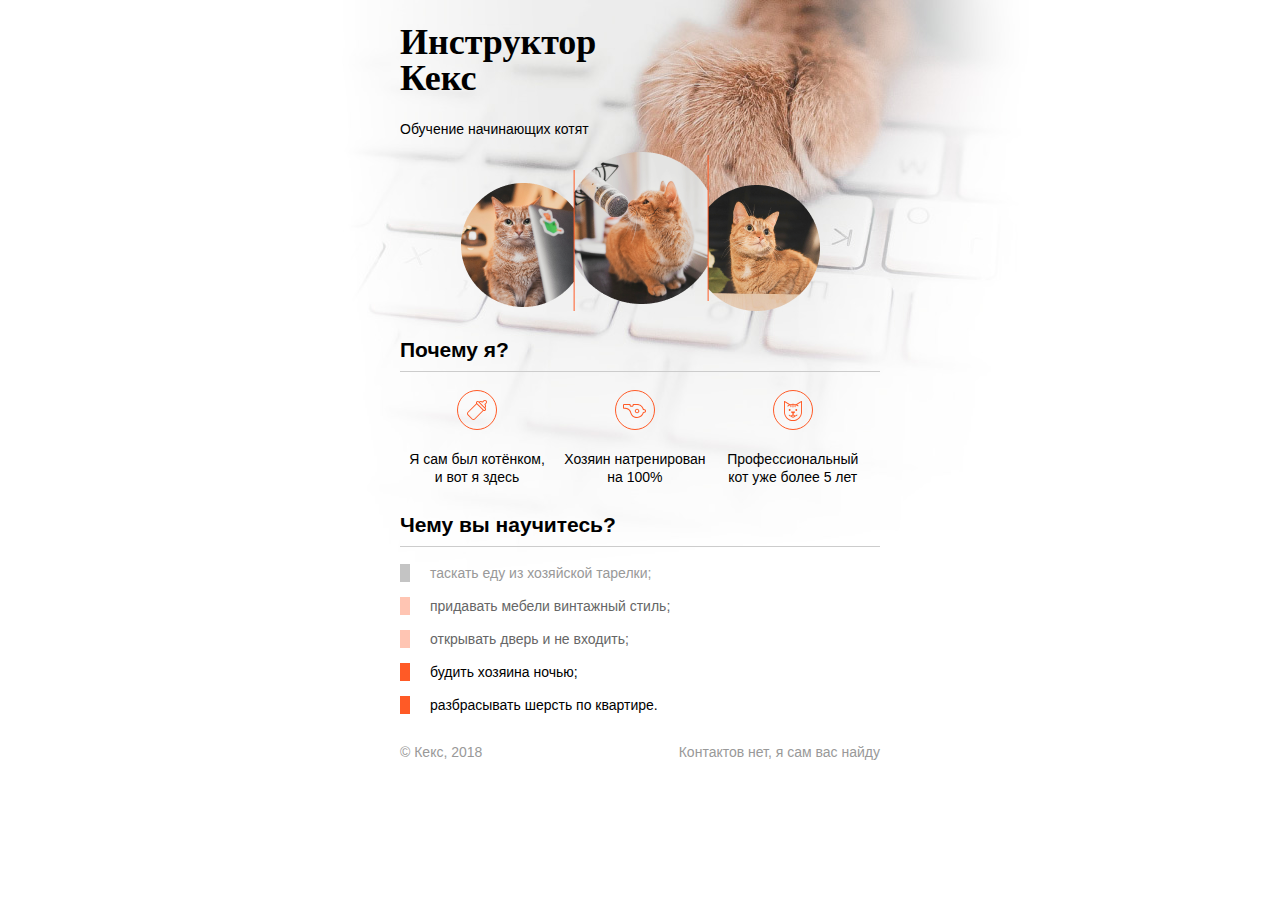
<file: source/project/index.html>
<!DOCTYPE html>
<html lang="ru">
  <head>
    <meta charset="utf-8">
    <title>Инструктор Кекс</title>
    <link rel="stylesheet" href="style.css">
  </head>
  <body>
    <div class="container">
      <header class="site-header">
        <h1>Инструктор Кекс</h1>
        <p>Обучение начинающих котят</p>
        <img src="img/keks.png">
      </header>

      <section class="features">
        <h2>Почему я?</h2>
        <p class="feature-kitten">Я сам был котёнком, и вот я здесь</p>
        <p class="feature-train">Хозяин натренирован на 100%</p>
        <p class="feature-cat">Профессиональный кот уже более 5 лет</p>
      </section>

      <section class="skills">
        <h2>Чему вы научитесь?</h2>
        <ul class="skills-list">
          <li class="skills-item">таскать еду из хозяйской тарелки;</li>
          <li class="skills-item standart">придавать мебели винтажный стиль;</li>
          <li class="skills-item standart">открывать дверь и не входить;</li>
          <li class="skills-item vip">будить хозяина ночью;</li>
          <li class="skills-item vip">разбрасывать шерсть по квартире.</li>
        </ul>
      </section>

      <footer class="site-footer">
        <p>© Кекс, 2018</p>
        <p>Контактов нет, я сам вас найду</p>
      </footer>
    </div>
  </body>
</html>
</file>
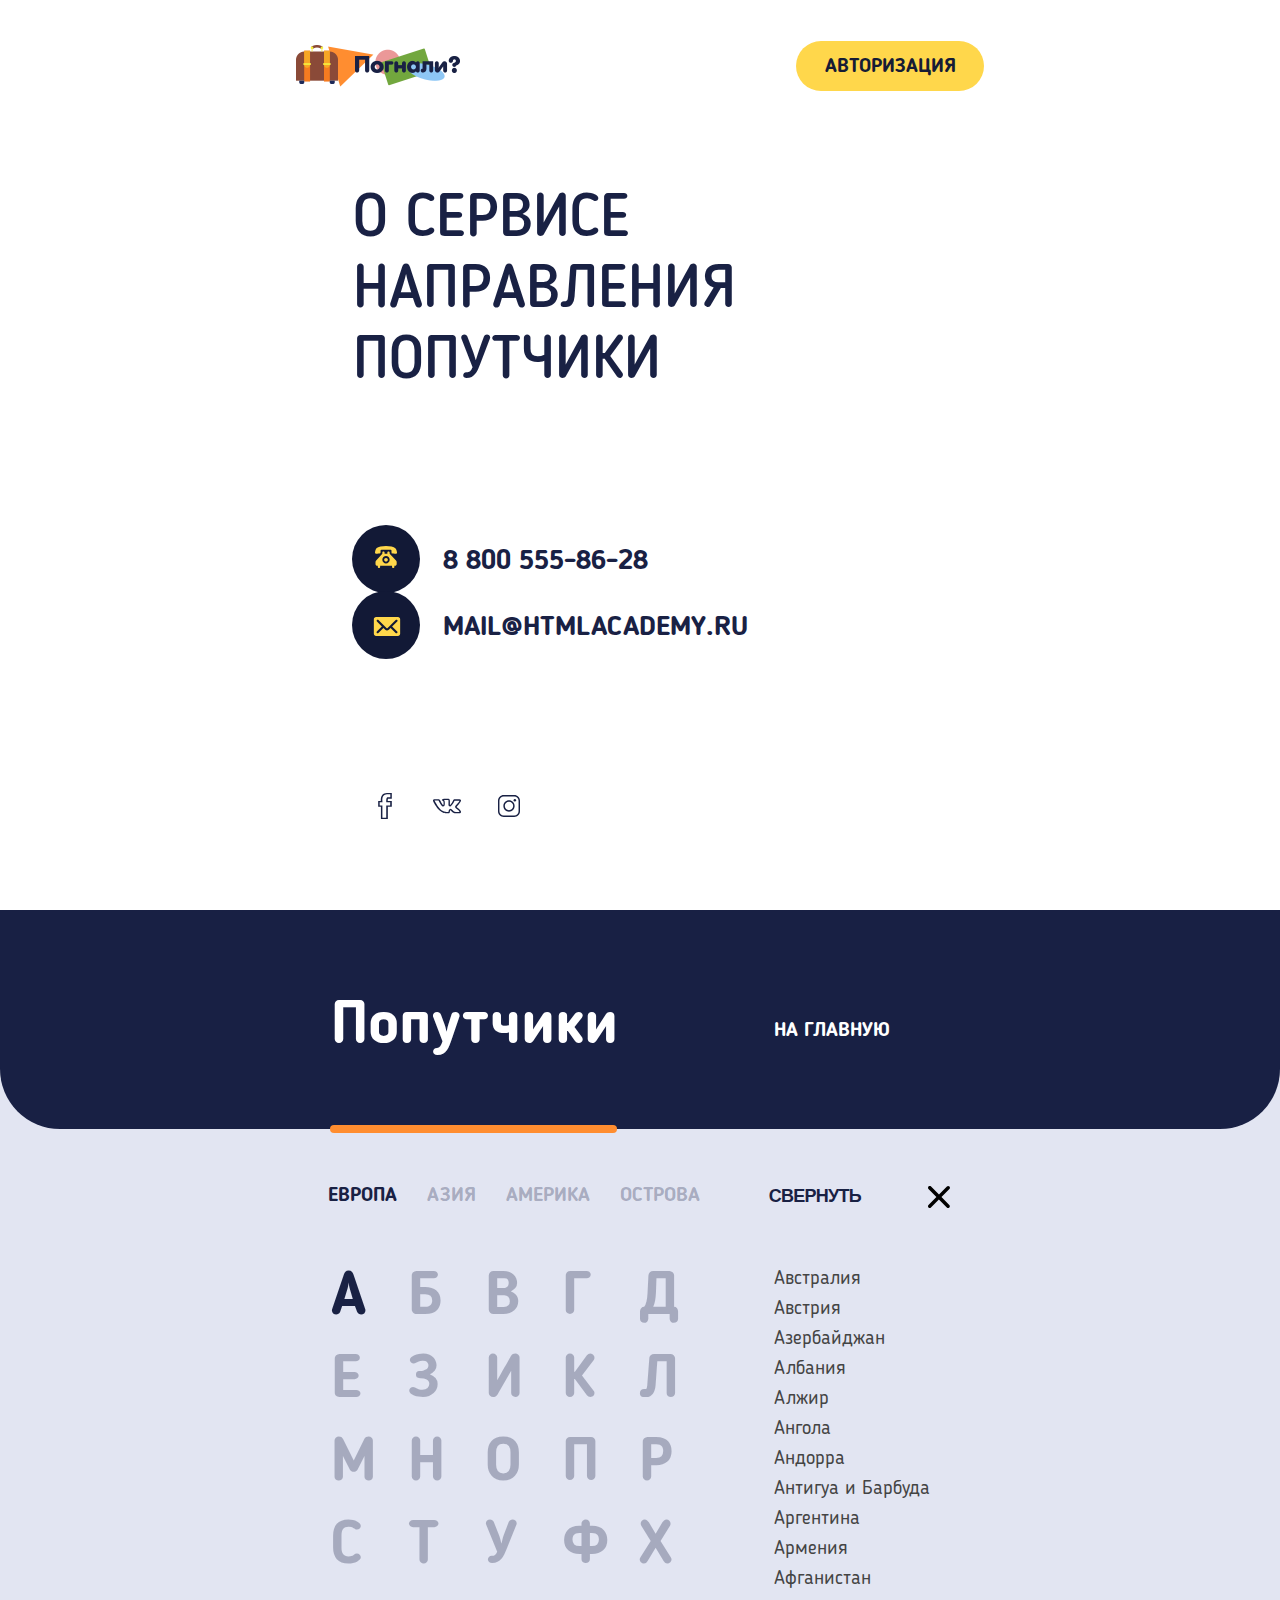
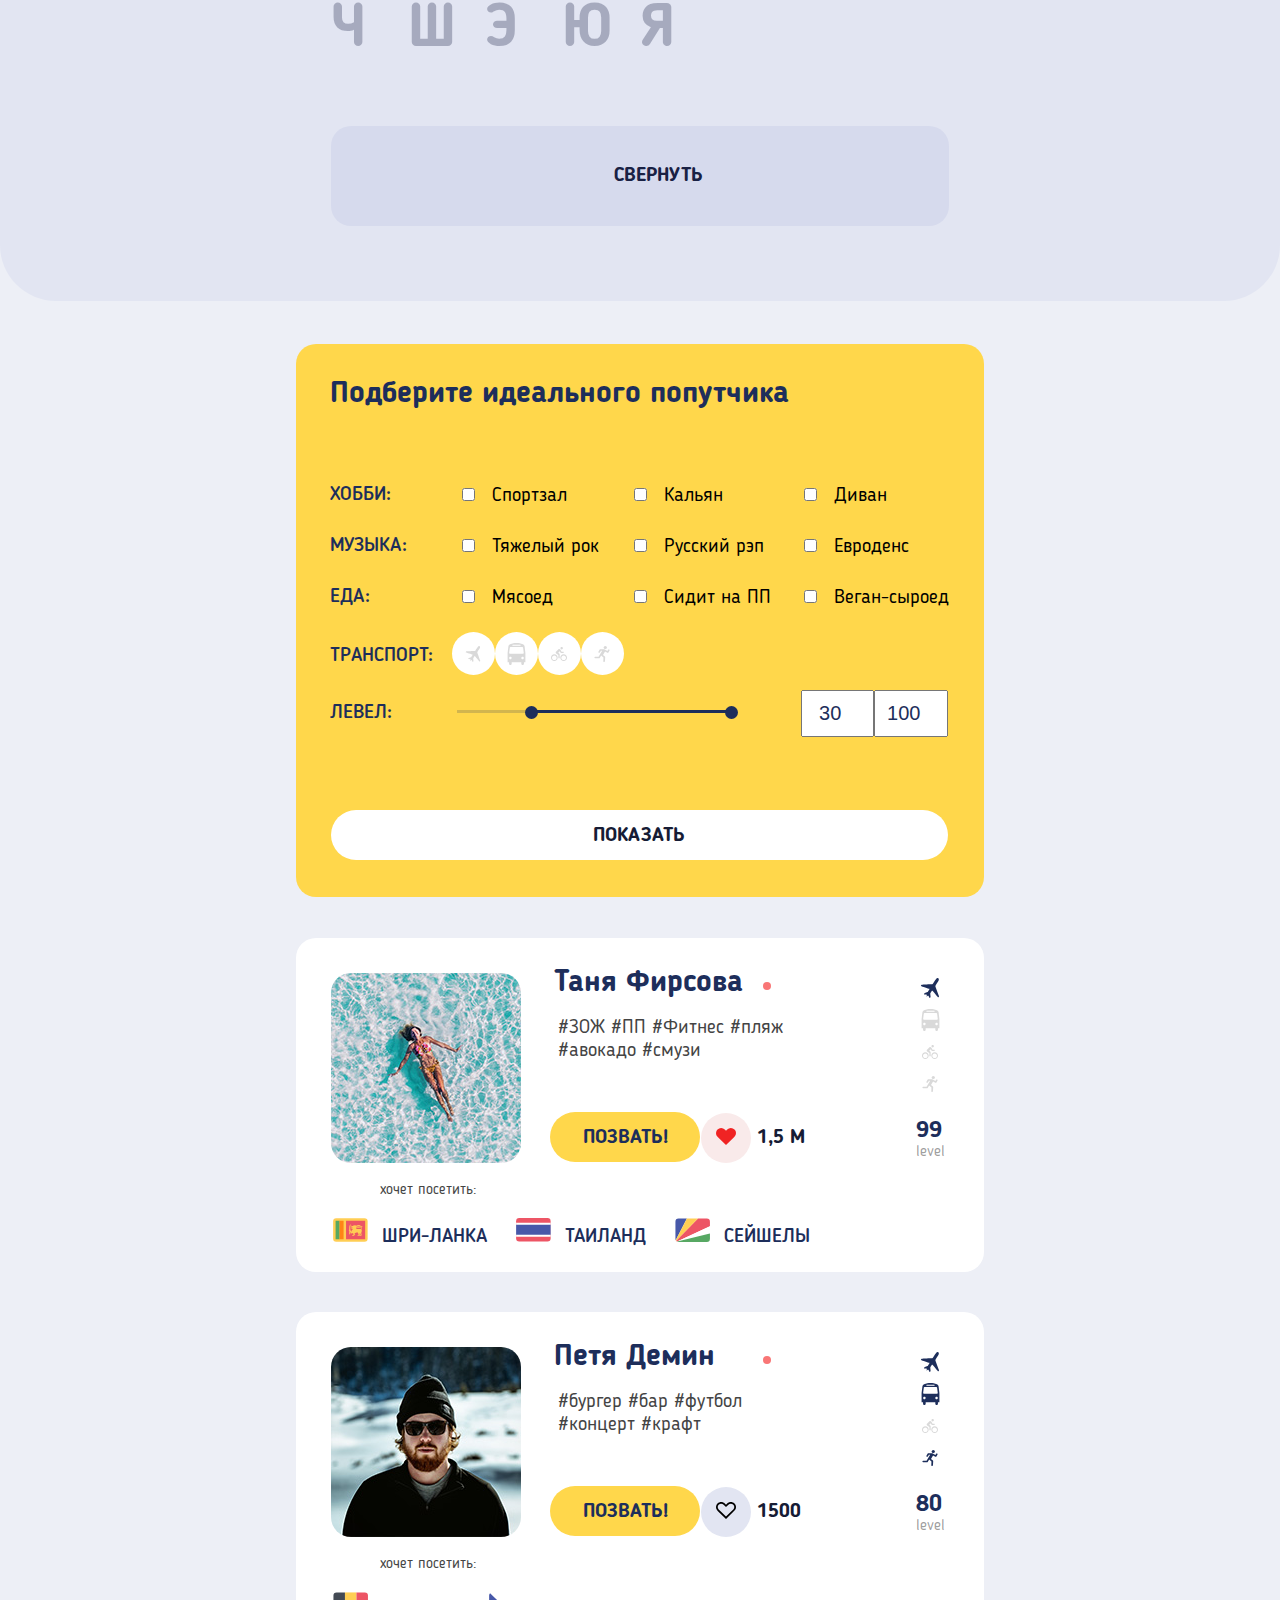
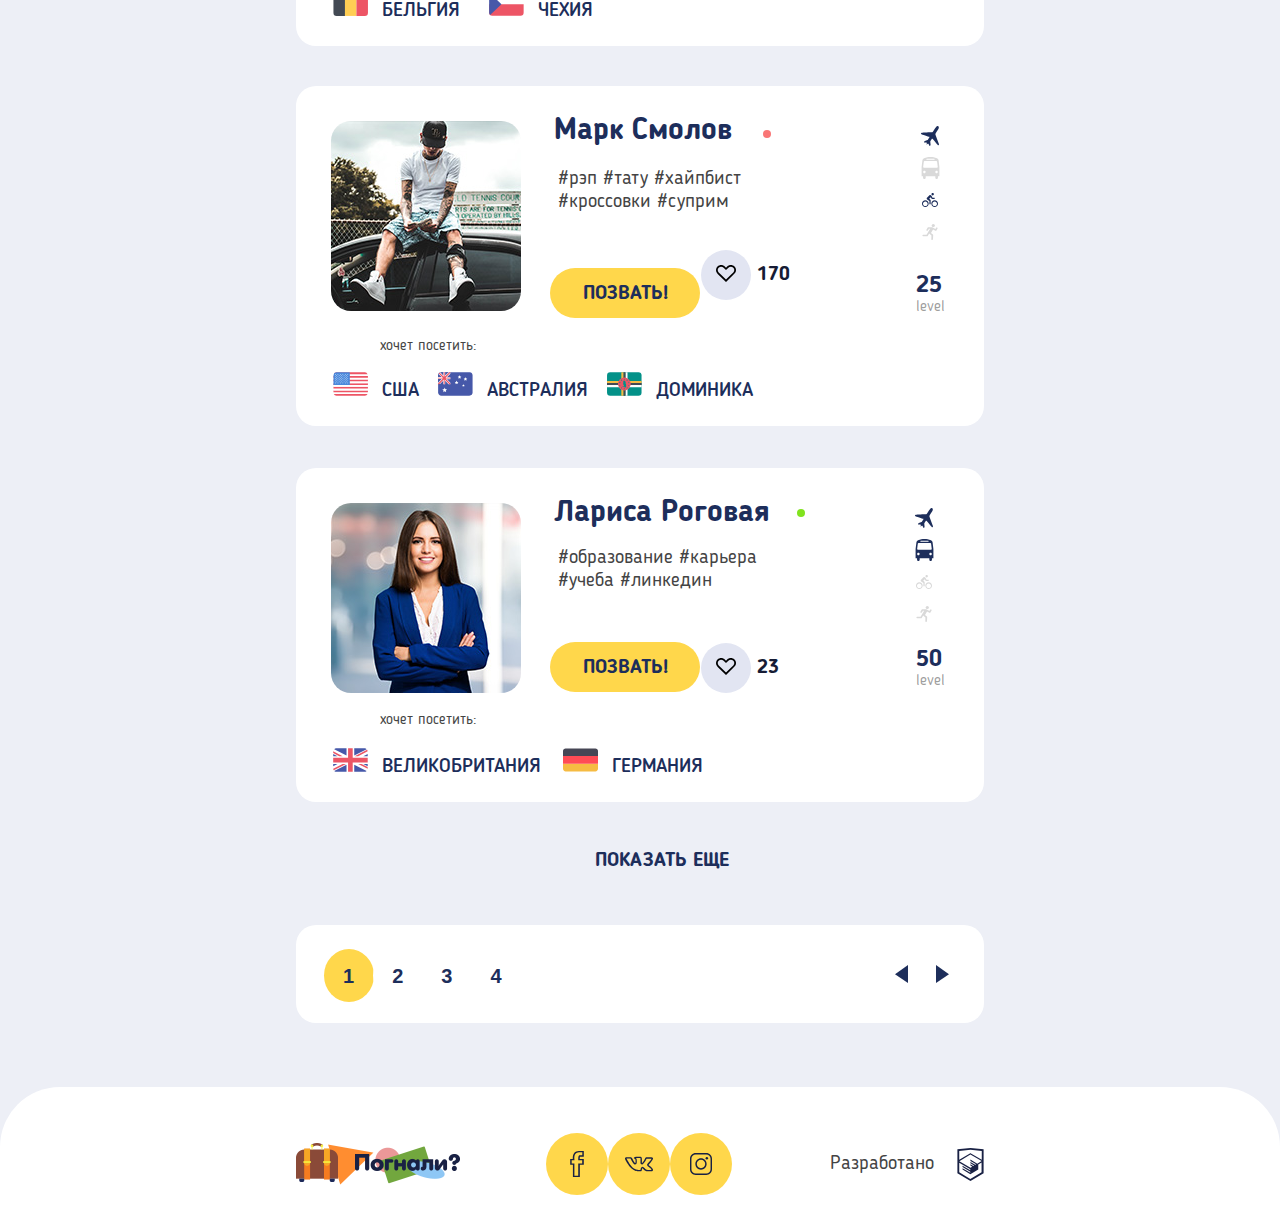
<file: pognali/catalog.html>
<!DOCTYPE html>
<html class="page" lang="ru">
  <head>
    <meta charset="utf-8">
    <meta name="viewport" content="width=device-width,initial-scale=1">
    <title>HTML Academy: Погнали</title>
    <link href="./css/styles.min.css" rel="stylesheet">
  </head>
  <body class="body">
    <header class="header header--nojs"> <!-- --opened - меню открыто; --closed - меню закрыто; --fixed - меню, когда сайт проскролили  -->
      <div class="center header__center">
        <div class="header__wrapper header__wrapper--catalog">
          <a href="./index.html" class="header__logo header__logo--light">
            <picture>
              <source media="(min-width: 1440px)" srcset="./img/logo-desktop-white@1x.png">
              <source media="(min-width: 768px)" srcset="./img/logo-tablet-white@1x.png">
              <img alt="Логотип сервиса Погнали?" src="./img/logo-mobile-white@1x.png">
            </picture>
          </a>
          <a href="./index.html" class="header__logo header__logo--dark">
            <picture>
              <source media="(min-width: 1440px)" srcset="./img/logo-desktop-blue@1x.png">
              <source media="(min-width: 768px)" srcset="./img/logo-tablet-blue@1x.png">
              <img alt="Логотип сервиса Погнали?" src="./img/logo-mobile-blue@1x.png">
            </picture>
          </a>
          <button class="header__nav-toggle" type="button"></button>
          <a class="header__login only-tablet" href="">Авторизация</a>
        </div>
        <nav class="header__nav nav">
          <ul class="nav__list">
            <li class="nav__item"><a class="header__nav-link nav__link" href="./index.html">О сервисе</a></li>
            <li class="nav__item"><a class="header__nav-link nav__link" href="./form.html">Направления</a></li>
            <li class="nav__item nav__item--active"><a class="header__nav-link nav__link">Попутчики</a></li>
          </ul>
          <ul class="header__user-list user-list">
            <li class="user-list__item"><a class="user-list__link" href="">Авторизация</a></li>
          </ul>
          <ul class="header__contacts-list contacts-list contacts-list--menu">
            <li class="contacts-list__item"><a class="contacts-list__link contacts-list__link--phone" href="tel:88005558628" aria-label="Позвонить">
              <svg class="contacts-list__icon contacts-list__icon--phone" xmlns="http://www.w3.org/2000/svg" viewBox="0 0 36 36"><path d="M18 0C11.6 0 5.2 1.1 2.8 3.4.9 5.3.2 8.7 0 10.8v.3c0 .8.7 1.5 1.5 1.5.1 0 3.7-.3 5.9-.5h.2c.8 0 1.5-.7 1.5-1.5v-3C9 6.7 9.7 6 10.7 6h14.7c.8 0 1.6.7 1.6 1.7v3c0 .8.7 1.5 1.5 1.5h.2c2.2.2 5.8.5 5.9.5.8 0 1.5-.7 1.5-1.5v-.3c-.2-2.1-.9-5.5-2.8-7.4C30.8 1.1 24.4 0 18 0zm0 19.5c-1.7 0-3 1.3-3 3s1.3 3 3 3 3-1.3 3-3-1.3-3-3-3zm-2.3-6.8v-1.9c0-1-.8-1.9-1.9-1.9s-1.8.9-1.8 2v1.9L1.9 23.6c-.7.7-1.1 1.6-1.1 2.7v3c0 1.7 1.3 3 3 3h.8v1.9c0 1 .8 1.9 1.9 1.9s1.9-.8 1.9-1.9v-1.9h19.5v1.9c0 1 .8 1.9 1.9 1.9 1 0 1.9-.8 1.9-1.9v-1.9h.8c1.7 0 3-1.3 3-3v-3c0-1.1-.4-2-1.1-2.7L24 12.7v-1.9c0-1-.8-1.9-1.9-1.9s-1.9.8-1.9 1.9v1.9h-4.5zm2.3 3.8c3.3 0 6 2.7 6 6s-2.7 6-6 6-6-2.7-6-6 2.7-6 6-6z"/></svg><span class="contacts-list__text">8 800 555-86-28</span></a>
            </li>
            <li class="contacts-list__item"><a class="contacts-list__link contacts-list__link--email" href="mailto:mail@htmlacademy.ru" aria-label="Написать письмо">
              <svg class="contacts-list__icon contacts-list__icon--mail" xmlns="http://www.w3.org/2000/svg" viewBox="0 0 36 26"><path d="M0 23c0 1.6 1.3 3 3 3h30c1.7 0 3-1.3 3-3V3c0-1.6-1.3-3-3-3H3C1.3 0 0 1.3 0 3v20zm11-10L4.2 6.2c-.6-.6-.6-1.5 0-2 .6-.6 1.5-.6 2.1 0l11 10.9c.4.4 1.2.4 1.6 0l11-10.9c.6-.6 1.5-.6 2.1 0 .6.6.6 1.5 0 2L25 13l6.9 6.8c.6.6.6 1.5 0 2-.6.6-1.5.6-2.1 0L22.9 15s-2.1 2.2-2.5 2.5c-.6.6-1.4 1-2.4 1-.9 0-1.8-.4-2.4-1L13.1 15l-6.9 6.8c-.6.6-1.5.6-2.1 0-.6-.6-.6-1.5 0-2L11 13z"/></svg><span class="contacts-list__text">mail@htmlacademy.ru</span></a>
            </li>
          </ul>
          <ul class="header__social social social--menu">
            <li class="social__item"><a class="social__link social__link--facebook" href="" aria-label="Facebook">
              <svg class="social__icon social__icon--facebook" xmlns="http://www.w3.org/2000/svg" viewBox="0 0 11 21"><path d="M7.8 21H2.2v-9.8H0V6.4h2.1c-.1-2.2.3-3.8 1.3-4.9C4.2.6 5.5.1 7.1 0H11v4.7H7.9c-.1.2-.2.8-.2 1.7H11v4.8H7.8V21zm-4.4-1.1h3.1v-9.8h3.2V7.5H6.5v-.6c0-1.5 0-2.9.8-3.4l.2-.1h2.3V1.1H7.1c-1.2.1-2.2.5-2.8 1.2-.8.9-1.1 2.5-.9 4.6l.1.6H1.2v2.6h2.2v9.8z"/></svg></a>
            </li>
            <li class="social__item"><a class="social__link social__link--vkontakte" href="" aria-label="Вконтакте">
              <svg class="social__icon social__icon--vk" xmlns="http://www.w3.org/2000/svg" viewBox="0 0 30 15.8"><path d="M23.9 15.8c-.4 0-1.2-.1-2.1-.6-.6-.4-1.2-1-1.8-1.5-.4-.4-1.2-1.2-1.4-1.2-.3.1-.5.9-.5 1.6 0 .1 0 .8-.5 1.2-.4.4-1.1.5-1.2.5h-1.9c-1 0-4.4-.2-7.4-3C3.4 9.4.3 3 .1 2.7 0 2.2-.1 1.5.3 1.1.7.7 1.4.6 1.7.6H5.9c.1 0 .6.1 1 .3.4.2.6.7.6.7S8.1 3 9 4.3c1.3 2 1.9 2.5 2.1 2.6.2-.4.3-1.7.2-2.9 0-.5-.1-1.1-.3-1.3-.1-.1-.4-.3-.8-.3l-.7-.6c-.1-.7.6-1.2 1.1-1.4.7-.3 1.8-.4 3.1-.4h.7c1.2 0 1.6.1 2.1.2 1.7.4 1.6 1.7 1.6 3.3v2.1c0 .4 0 1 .1 1.3.2-.1.9-.7 2.1-2.5.8-1.2 1.4-2.5 1.5-2.8.2-.4.6-.9 1.6-.9h4.7c1 0 1.6.3 1.8.9.3.6.2 1.7-2.4 4.6-.4.4-.7.8-1 1.1-.6.7-1.2 1.4-1.2 1.6.1.1.7.6 1.3 1.1 1.5 1.2 2.5 2.3 3 3.1.5.8.4 1.3.3 1.7-.4.9-1.6 1-1.9 1h-4.1zm-5.3-4.9c.9 0 1.7.8 2.5 1.6.5.5 1 1 1.5 1.3.7.4 1.3.4 1.4.4h3.9c.2 0 .4-.1.5-.1 0 0 0-.1-.1-.2-.4-.7-1.4-1.7-2.7-2.7-1.2-1-1.8-1.5-1.9-2.2-.1-.8.5-1.4 1.6-2.7.3-.3.6-.7 1-1.1 1.6-1.8 2-2.6 2.1-3H23.1c-.2.4-.8 1.8-1.6 3-1.9 2.8-2.8 3.2-3.4 3.2-.2 0-.4 0-.6-.1-1-.6-1-1.8-.9-2.8v-.4-1.7c.1-1.7 0-1.7-.4-1.8-.4-.1-.7-.1-1.9-.2h-.7c-.6 0-1.3 0-1.9.1l.3.3c.6.7.6 2 .6 2.2.1 1.6.1 3.8-1 4.3-.2.1-.4.1-.6.1-.9 0-1.9-.9-3.4-3.3-.8-1.2-1.5-2.7-1.5-2.8L6 2.2c-.1 0-.2-.1-.3-.1h-4-.1c.6 1.2 3.4 6.6 6.5 9.5 2.7 2.5 5.8 2.6 6.4 2.6h1.9s.2-.1.3-.1V14c0-.3 0-2.6 1.6-3 .1-.1.2-.1.3-.1z"/></svg></a>
            </li>
            <li class="social__item"><a class="social__link social__link--instagram" href="" aria-label="Instagram">
              <svg class="social__icon social__icon--instagram" version="1.1" id="Layer_1" xmlns="http://www.w3.org/2000/svg" x="0" y="0" viewBox="0 0 23 23" xml:space="preserve"><path class="st0" d="M17 1.5c2.5 0 4.5 2 4.5 4.5v11c0 2.5-2 4.5-4.5 4.5H6c-2.5 0-4.5-2-4.5-4.5V6c0-2.5 2-4.5 4.5-4.5h11M17 0H6C2.7 0 0 2.7 0 6v11c0 3.3 2.7 6 6 6h11c3.3 0 6-2.7 6-6V6c0-3.3-2.7-6-6-6z"/><path class="st0" d="M11.5 7.1c2.4 0 4.4 2 4.4 4.4 0 2.4-2 4.4-4.4 4.4-2.4 0-4.4-2-4.4-4.4 0-2.4 2-4.4 4.4-4.4m0-1.5c-3.3 0-5.9 2.7-5.9 5.9s2.7 5.9 5.9 5.9 5.9-2.7 5.9-5.9-2.6-5.9-5.9-5.9z"/><circle class="st0" cx="17.6" cy="5.4" r="1.3"/></svg></a>
            </li>
          </ul>
        </nav>
      </div>
    </header>
    <main class="main">
      <section class="main__active-tab main__active-tab--catalog">
        <div class="center main__center">
          <h1 class="main__heading">Попутчики</h1>
          <a href="./index.html" class="main__link">На главную</a>
        </div>
      </section>
      <section class="filter filter--opened">
        <div class="center filter__center">
          <div class="filter__wrapper">
            <h2 class="filter__heading">Фильтрация по странам:</h2>
            <button class="filter__toggle filter__toggle--opened" type="button"><span class="filter__toggle-text">Свернуть</span></button>
            <button class="filter__toggle filter__toggle--closed" type="button"><span class="filter__toggle-text">Показать все</span></button>
            <ul class="filter__continents-list continents-list">
              <li class="filter__continent-item continents-list__item">
                <button class="continents-list__button continents-list__button--active">Европа</button>
              </li>
              <li class="filter__continent-item continents-list__item">
                <button class="continents-list__button">Азия</button>
              </li>
              <li class="filter__continent-item continents-list__item">
                <button class="continents-list__button">Америка</button>
              </li>
              <li class="filter__continent-item continents-list__item">
                <button class="continents-list__button">Острова</button>
              </li>
            </ul>
          </div>
          <ul class="filter__letterfield letterfield letterfield--filter">
            <li class="letterfield__item letterfield__item--filter">
              <button class="letterfield__letter letterfield__letter--active">А</button>
              <ul class="filter__countries-list filter__countries-list--active countries-list countries-list--filter">
                <li>
                  <a class="countries-list__item" href="">Австралия</a></li>
                <li>
                  <a class="countries-list__item" href="/europe/austria">Австрия</a></li>
                <li>
                  <a class="countries-list__item" href="">Азербайджан</a></li>
                <li>
                  <a class="countries-list__item" href="">Албания</a></li>
                <li>
                  <a class="countries-list__item" href="">Алжир</a></li>
                <li>
                  <a class="countries-list__item" href="">Ангола</a></li>
                <li>
                  <a class="countries-list__item" href="">Андорра</a></li>
                <li>
                  <a class="countries-list__item" href="">Антигуа и Барбуда</a></li>
                <li>
                  <a class="countries-list__item" href="/america/argentina">Аргентина</a></li>
                <li>
                  <a class="countries-list__item" href="">Армения</a></li>
                <li>
                  <a class="countries-list__item" href="">Афганистан</a></li>
              </ul>
            </li>
            <li class="letterfield__item letterfield__item--filter">
              <button class="letterfield__letter">Б</button>
              <ul class="filter__countries-list countries-list countries-list--filter">
                <li>
                  <a class="countries-list__item" href="/islands/bahamas">Багамские Острова</a></li>
                <li>
                  <a class="countries-list__item" href="">Бангладеш</a></li>
                <li>
                  <a class="countries-list__item" href="">Барбадос</a></li>
                <li>
                  <a class="countries-list__item" href="">Бахрейн</a></li>
                <li>
                  <a class="countries-list__item" href="">Белоруссия</a></li>
                <li>
                  <a class="countries-list__item" href="">Белиз</a></li>
                <li>
                  <a class="countries-list__item" href="">Бельгия</a></li>
                <li>
                  <a class="countries-list__item" href="">Бенин</a></li>
                <li>
                  <a class="countries-list__item" href="">Болгария</a></li>
                <li>
                  <a class="countries-list__item" href="">Боливия</a></li>
                <li>
                  <a class="countries-list__item" href="">Босния и Герцеговина</a></li>
                <li>
                  <a class="countries-list__item" href="">Ботсвана</a></li>
                <li>
                  <a class="countries-list__item" href="">Бразилия</a></li>
                <li>
                  <a class="countries-list__item" href="">Бруней</a></li>
                <li>
                  <a class="countries-list__item" href="">Буркина-Фасо</a></li>
                <li>
                  <a class="countries-list__item" href="">Бурунди</a></li>
                <li>
                  <a class="countries-list__item" href="">Бутан</a></li>
              </ul>
            </li>
            <li class="letterfield__item letterfield__item--filter">
              <button class="letterfield__letter">В</button>
              <ul class="filter__countries-list countries-list countries-list--filter">
                <li>
                  <a class="countries-list__item" href="">Вануату</a></li>
                <li>
                  <a class="countries-list__item" href="">Великобритания</a></li>
                <li>
                  <a class="countries-list__item" href="">Венгрия</a></li>
                <li>
                  <a class="countries-list__item" href="">Венесуэла</a></li>
                <li>
                  <a class="countries-list__item" href="">Восточный Тимор</a></li>
                <li>
                  <a class="countries-list__item" href="">Вьетнам</a></li>
              </ul>
            </li>
            <li class="letterfield__item letterfield__item--filter">
              <button class="letterfield__letter">Г</button>
              <ul class="filter__countries-list countries-list countries-list countries-list--filter">
                <li>
                  <a class="countries-list__item" href="">Габон</a></li>
                <li>
                  <a class="countries-list__item" href="">Гаити</a></li>
                <li>
                  <a class="countries-list__item" href="">Гайана</a></li>
                <li>
                  <a class="countries-list__item" href="">Гамбия</a></li>
                <li>
                  <a class="countries-list__item" href="">Гана</a></li>
                <li>
                  <a class="countries-list__item" href="">Гватемала</a></li>
                <li>
                  <a class="countries-list__item" href="">Гвинея</a></li>
                <li>
                  <a class="countries-list__item" href="">Гвинея-Бисау</a></li>
                <li>
                  <a class="countries-list__item" href="">Германия</a></li>
                <li>
                  <a class="countries-list__item" href="">Гондурас</a></li>
                <li>
                  <a class="countries-list__item" href="">Гренада</a></li>
                <li>
                  <a class="countries-list__item" href="">Греция</a></li>
                <li>
                  <a class="countries-list__item" href="">Грузия</a></li>
              </ul>
            </li>
            <li class="letterfield__item letterfield__item--filter">
              <button class="letterfield__letter">Д</button>
              <ul class="filter__countries-list countries-list countries-list--filter">
                <li>
                  <a class="countries-list__item" href="">Дания</a></li>
                <li>
                  <a class="countries-list__item" href="">Джибути</a></li>
                <li>
                  <a class="countries-list__item" href="">Доминика</a></li>
                <li>
                  <a class="countries-list__item" href="">Доминикана</a></li>
              </ul>
            </li>
            <li class="letterfield__item letterfield__item--filter">
              <button class="letterfield__letter">Е</button>
              <ul class="filter__countries-list countries-list countries-list--filter">
                <li>
                  <a class="countries-list__item" href="">Египет</a></li>
              </ul>
            </li>
            <li class="letterfield__item letterfield__item--filter">
              <button class="letterfield__letter">З</button>
              <ul class="filter__countries-list countries-list countries-list--filter">
                <li>
                  <a class="countries-list__item" href="">Замбия</a></li>
                <li>
                  <a class="countries-list__item" href="">Зимбабве</a></li>
              </ul>
            </li>
            <li class="letterfield__item letterfield__item--filter">
              <button class="letterfield__letter">И</button>
              <ul class="filter__countries-list countries-list countries-list--filter">
                <li>
                  <a class="countries-list__item" href="">Израиль</a></li>
                <li>
                  <a class="countries-list__item" href="">Индия</a></li>
                <li>
                  <a class="countries-list__item" href="">Индонезия</a></li>
                <li>
                  <a class="countries-list__item" href="">Иордания</a></li>
                <li>
                  <a class="countries-list__item" href="">Ирак</a></li>
                <li>
                  <a class="countries-list__item" href="">Иран</a></li>
                <li>
                  <a class="countries-list__item" href="">Ирландия</a></li>
                <li>
                  <a class="countries-list__item" href="">Исландия</a></li>
                <li>
                  <a class="countries-list__item" href="">Испания</a></li>
                <li>
                  <a class="countries-list__item" href="">Италия</a></li>
              </ul>
            </li>
            <li class="letterfield__item letterfield__item--filter">
              <button class="letterfield__letter">К</button>
              <ul class="filter__countries-list countries-list countries-list--filter">
                <li>
                  <a class="countries-list__item" href="">Кабо-Верде</a></li>
                <li>
                  <a class="countries-list__item" href="">Казахстан</a></li>
                <li>
                  <a class="countries-list__item" href="">Камбоджа</a></li>
                <li>
                  <a class="countries-list__item" href="">Камерун</a></li>
                <li>
                  <a class="countries-list__item" href="">Канада</a></li>
                <li>
                  <a class="countries-list__item" href="">Катар</a></li>
                <li>
                  <a class="countries-list__item" href="">Кения</a></li>
                <li>
                  <a class="countries-list__item" href="">Кипр</a></li>
                <li>
                  <a class="countries-list__item" href="">Киргизия</a></li>
                <li>
                  <a class="countries-list__item" href="">Кирибати</a></li>
                <li>
                  <a class="countries-list__item" href="/asia/china">Китай</a></li>
                <li>
                  <a class="countries-list__item" href="">Колумбия</a></li>
              </ul>
            </li>
            <li class="letterfield__item letterfield__item--filter">
              <button class="letterfield__letter">Л</button>
              <ul class="filter__countries-list countries-list countries-list--filter">
                <li>
                  <a class="countries-list__item" href="">Лаос</a></li>
                <li>
                  <a class="countries-list__item" href="">Латвия</a></li>
                <li>
                  <a class="countries-list__item" href="">Лесото</a></li>
                <li>
                  <a class="countries-list__item" href="">Либерия</a></li>
                <li>
                  <a class="countries-list__item" href="">Ливан</a></li>
                <li>
                  <a class="countries-list__item" href="">Ливия</a></li>
                <li>
                  <a class="countries-list__item" href="">Литва</a></li>
                <li>
                  <a class="countries-list__item" href="">Лихтенштейн</a></li>
                <li>
                  <a class="countries-list__item" href="">Люксембург</a></li>
              </ul>
            </li>
            <li class="letterfield__item letterfield__item--filter">
              <button class="letterfield__letter">М</button>
              <ul class="filter__countries-list countries-list countries-list--filter">
                <li>
                  <a class="countries-list__item" href="">Маврикий</a></li>
                <li>
                  <a class="countries-list__item" href="">Мавритания</a></li>
                <li>
                  <a class="countries-list__item" href="">Мадагаскар</a></li>
                <li>
                  <a class="countries-list__item" href="">Малави</a></li>
                <li>
                  <a class="countries-list__item" href="">Малайзия</a></li>
                <li>
                  <a class="countries-list__item" href="">Мали</a></li>
                <li>
                  <a class="countries-list__item" href="">Мальдивы</a></li>
                <li>
                  <a class="countries-list__item" href="">Мальта</a></li>
                <li>
                  <a class="countries-list__item" href="">Марокко</a></li>
              </ul>
            </li>
            <li class="letterfield__item letterfield__item--filter">
              <button class="letterfield__letter">Н</button>
              <ul class="filter__countries-list countries-list countries-list--filter">
                <li>
                  <a class="countries-list__item" href="">Намибия</a></li>
                <li>
                  <a class="countries-list__item" href="">Науру</a></li>
                <li>
                  <a class="countries-list__item" href="">Непал</a></li>
                <li>
                  <a class="countries-list__item" href="">Нигер</a></li>
                <li>
                  <a class="countries-list__item" href="">Нигерия</a></li>
                <li>
                  <a class="countries-list__item" href="">Нидерланды</a></li>
                <li>
                  <a class="countries-list__item" href="">Никарагуа</a></li>
                <li>
                  <a class="countries-list__item" href="">Новая Зеландия</a></li>
                <li>
                  <a class="countries-list__item" href="">Норвегия</a></li>
              </ul>
            </li>
            <li class="letterfield__item letterfield__item--filter">
              <button class="letterfield__letter">О</button>
              <ul class="filter__countries-list countries-list countries-list--filter">
                <li>
                  <a class="countries-list__item" href="">ОАЭ</a></li>
                <li>
                  <a class="countries-list__item" href="">Оман</a></li>
              </ul>
            </li>
            <li class="letterfield__item letterfield__item--filter">
              <button class="letterfield__letter">П</button>
              <ul class="filter__countries-list countries-list countries-list--filter">
                <li>
                  <a class="countries-list__item" href="">Пакистан</a></li>
                <li>
                  <a class="countries-list__item" href="">Палау</a></li>
                <li>
                  <a class="countries-list__item" href="">Панама</a></li>
                <li>
                  <a class="countries-list__item" href="">Папуа - Новая Гвинея</a></li>
                <li>
                  <a class="countries-list__item" href="">Парагвай</a></li>
                <li>
                  <a class="countries-list__item" href="">Перу</a></li>
                <li>
                  <a class="countries-list__item" href="/europe/poland">Польша</a></li>
                <li>
                  <a class="countries-list__item" href="">Португалия</a></li>
              </ul>
            </li>
            <li class="letterfield__item letterfield__item--filter">
              <button class="letterfield__letter">Р</button>
              <ul class="filter__countries-list countries-list countries-list--filter">
                <li>
                  <a class="countries-list__item" href="">Руанда</a></li>
                <li>
                  <a class="countries-list__item" href="">Румыния</a></li>
                <li>
                  <a class="countries-list__item" href="">Россия</a></li>
              </ul>
            </li>
            <li class="letterfield__item letterfield__item--filter">
              <button class="letterfield__letter">С</button>
              <ul class="filter__countries-list countries-list countries-list--filter">
                <li>
                  <a class="countries-list__item" href="">Сальвадор</a></li>
                <li>
                  <a class="countries-list__item" href="">Самоа</a></li>
                <li>
                  <a class="countries-list__item" href="">Сан-Марино</a></li>
                <li>
                  <a class="countries-list__item" href="">Саудовская Аравия</a></li>
                <li>
                  <a class="countries-list__item" href="">Сейшелы</a></li>
                <li>
                  <a class="countries-list__item" href="">Сенегал</a></li>
                <li>
                  <a class="countries-list__item" href="">Сербия</a></li>
                <li>
                  <a class="countries-list__item" href="">Сингапур</a></li>
                <li>
                  <a class="countries-list__item" href="">Сирия</a></li>
                <li>
                  <a class="countries-list__item" href="">Словакия</a></li>
                <li>
                  <a class="countries-list__item" href="">Словения</a></li>
                <li>
                  <a class="countries-list__item" href="">США</a></li>
              </ul>
            </li>
            <li class="letterfield__item letterfield__item--filter">
              <button class="letterfield__letter">Т</button>
              <ul class="filter__countries-list countries-list countries-list--filter">
                <li>
                  <a class="countries-list__item" href="">Таджикистан</a></li>
                <li>
                  <a class="countries-list__item" href="">Таиланд</a></li>
                <li>
                  <a class="countries-list__item" href="">Танзания</a></li>
                <li>
                  <a class="countries-list__item" href="">Того</a></li>
                <li>
                  <a class="countries-list__item" href="">Тонга</a></li>
                <li>
                  <a class="countries-list__item" href="">Тринидад и Тобаго</a></li>
                <li>
                  <a class="countries-list__item" href="">Тувалу</a></li>
                <li>
                  <a class="countries-list__item" href="">Тунис</a></li>
                <li>
                  <a class="countries-list__item" href="">Туркмения</a></li>
                <li>
                  <a class="countries-list__item" href="">Турция</a></li>
              </ul>
            </li>
            <li class="letterfield__item letterfield__item--filter">
              <button class="letterfield__letter">У</button>
              <ul class="filter__countries-list countries-list countries-list--filter">
                <li>
                  <a class="countries-list__item" href="">Уганда</a></li>
                <li>
                  <a class="countries-list__item" href="">Узбекистан</a></li>
                <li>
                  <a class="countries-list__item" href="">Украина</a></li>
                <li>
                  <a class="countries-list__item" href="">Уругвай</a></li>
              </ul>
            </li>
            <li class="letterfield__item letterfield__item--filter">
              <button class="letterfield__letter">Ф</button>
              <ul class="filter__countries-list countries-list countries-list--filter">
                <li>
                  <a class="countries-list__item" href="">Фиджи</a></li>
                <li>
                  <a class="countries-list__item" href="">Филиппины</a></li>
                <li>
                  <a class="countries-list__item" href="">Финляндия</a></li>
                <li>
                  <a class="countries-list__item" href="">Франция</a></li>
              </ul>
            </li>
            <li class="letterfield__item letterfield__item--filter">
              <button class="letterfield__letter">Х</button>
              <ul class="filter__countries-list countries-list countries-list--filter">
                <li>
                  <a class="countries-list__item" href="">Хорватия</a></li>
              </ul>
            </li>
            <li class="letterfield__item letterfield__item--filter">
              <button class="letterfield__letter">Ч</button>
              <ul class="filter__countries-list countries-list countries-list--filter">
                <li>
                  <a class="countries-list__item" href="">Чад</a></li>
                <li>
                  <a class="countries-list__item" href="">Черногория</a></li>
                <li>
                  <a class="countries-list__item" href="">Чехия</a></li>
                <li>
                  <a class="countries-list__item" href="">Чили</a></li>
              </ul>
            </li>
            <li class="letterfield__item letterfield__item--filter">
              <button class="letterfield__letter">Ш</button>
              <ul class="filter__countries-list countries-list countries-list--filter">
                <li>
                  <a class="countries-list__item" href="">Швейцария</a></li>
                <li>
                  <a class="countries-list__item" href="">Швеция</a></li>
                <li>
                  <a class="countries-list__item" href="">Шри-Ланка</a></li>
              </ul>
            </li>
            <li class="letterfield__item letterfield__item--filter">
              <button class="letterfield__letter">Э</button>
              <ul class="filter__countries-list countries-list countries-list--filter">
                <li>
                  <a class="countries-list__item" href="">Эквадор</a></li>
                <li>
                  <a class="countries-list__item" href="">Эритрея</a></li>
                <li>
                  <a class="countries-list__item" href="">Эсватини</a></li>
                <li>
                  <a class="countries-list__item" href="">Эстония</a></li>
                <li>
                  <a class="countries-list__item" href="">Эфиопия</a></li>
              </ul>
            </li>
            <li class="letterfield__item letterfield__item--filter">
              <button class="letterfield__letter">Ю</button>
              <ul class="filter__countries-list countries-list countries-list--filter">
                <li>
                  <a class="countries-list__item" href="">ЮАР</a></li>
                <li>
                  <a class="countries-list__item" href="">Южный Судан</a></li>
              </ul>
            </li>
            <li class="letterfield__item letterfield__item--filter">
              <button class="letterfield__letter">Я</button>
              <ul class="filter__countries-list countries-list countries-list--filter">
                <li>
                  <a class="countries-list__item" href="">Ямайка</a></li>
                <li>
                  <a class="countries-list__item" href="">Япония</a></li>
              </ul>
            </li>
          </ul>
          <button class="filter__button button button--oval-alt" type="button">Свернуть</button>
        </div>
      </section>
      <div class="center main__center main__center--catalog">
        <section class="main__form form">
          <h2 class="form__heading">Подберите идеального попутчика</h2>
          <form class="form__form" action="https://echo.htmlacademy.ru" method="get">
            <div class="form__fieldset form__fieldset--closed">
              <h3 class="form__legend">Хобби<span class="form__legend-add">:</span></h3>
              <button class="form__toggle"></button>
              <ul class="form__list">
                <li class="form__item">
                  <input class="form__checkbox" type="checkbox" name="Gym" id="hobby-gym">
                  <label class="form__label" for="hobby-gym">Спортзал</label>
                </li>
                <li class="form__item">
                  <input class="form__checkbox" type="checkbox" name="Hookah" id="hobby-hookah">
                  <label class="form__label" for="hobby-hookah">Кальян</label>
                </li>
                <li class="form__item">
                  <input class="form__checkbox" type="checkbox" name="Couch" id="hobby-couch">
                  <label class="form__label" for="hobby-couch">Диван</label>
                </li>
              </ul>
            </div>
            <div class="form__fieldset">
              <h3 class="form__legend">Музыка<span class="form__legend-add">:</span></h3>
              <button class="form__toggle"></button>
              <ul class="form__list">
                <li class="form__item">
                  <input class="form__checkbox" type="checkbox" name="Rock" id="music-rock">
                  <label class="form__label" for="music-rock">Тяжелый рок</label>
                </li>
                <li class="form__item">
                  <input class="form__checkbox" type="checkbox" name="Rap" id="music-rap">
                  <label class="form__label" for="music-rap">Русский рэп</label>
                </li>
                <li class="form__item">
                  <input class="form__checkbox" type="checkbox" name="Dance" id="music-dance">
                  <label class="form__label" for="music-dance">Евроденс</label>
                </li>
              </ul>
            </div>
            <div class="form__fieldset form__fieldset--closed">
              <h3 class="form__legend">Еда<span class="form__legend-add">:</span></h3>
              <button class="form__toggle"></button>
              <ul class="form__list">
                <li class="form__item">
                  <input class="form__checkbox" type="checkbox" name="Meat" id="food-meat">
                  <label class="form__label" for="food-meat">Мясоед</label>
                </li>
                <li class="form__item">
                  <input class="form__checkbox" type="checkbox" name="Fit" id="food-fit">
                  <label class="form__label" for="food-fit">Сидит на ПП</label>
                </li>
                <li class="form__item">
                  <input class="form__checkbox" type="checkbox" name="Vegan" id="food-vegan">
                  <label class="form__label" for="food-vegan">Веган-сыроед</label>
                </li>
              </ul>
            </div>
            <div class="form__fieldset">
              <h3 class="form__legend">Транспорт<span class="form__legend-add">:</span></h3>
              <button class="form__toggle"></button>
              <ul class="form__list form__list--transport transport-list">
                <li class="transport-list__item"><input class="visually-hidden transport-list__checkbox" type="checkbox" name="Plane" aria-label="Авиаперелет" id="plane"><label class="form__transport-button transport-list__button transport-list__button--active" for="plane">
                  <svg class="form__transport-icon transport-list__icon" width="21" height="21" xmlns="http://www.w3.org/2000/svg" viewBox="0 0 19 21"><path d="M18.9 18.9c-.1-.3-3.7-10.1-3.7-10.1-.1-.5.1-.7.3-1.1 0 0 2.1-3.5 2.8-4.6.7-1.2.6-2.3-.1-2.8s-1.7-.1-2.5 1-3 4.5-3 4.5c-.3.4-.4.7-.9.8-.1-.1-10.3.4-10.6.4-.3 0-.7.1-1 .6-.4.7-.2.9.2 1 0 0 8 2.6 8.3 2.7.3 0 .3.2.2.6-.2.4-1.4 2.3-1.6 2.6-.1.2-.2.2-.4.3l-2.8 1c-.1 0-.3.1-.4.3l-.4.6c-.2.3-.1.5.2.5.3.1 2.1.2 2.1.2s.3.1.4.1c.2.1.4.3.2.6-.3.6-.4 1.2-.2 1.3s.6-.2 1-.7c.2-.3.4-.2.6 0 .2-.1.4.1.4.1s.8 1.6 1 1.9c.2.3.4.3.6 0l.4-.6c.1-.1.1-.3.1-.5l-.3-3.1c0-.2 0-.2.1-.5.1-.2 1.4-2.2 1.6-2.5.2-.3.4-.3.6-.1.2.2 5.7 6.7 5.7 6.7.3.3.5.4.9-.2.4-.4.3-.8.2-1z"/></svg></label>
                </li>
                <li class="transport-list__item"><input class="visually-hidden transport-list__checkbox" type="checkbox" name="Car" aria-label="Автотранспорт" id="car"><label class="form__transport-button transport-list__button transport-list__button--active" for="car">
                  <svg class="form__transport-icon transport-list__icon transport-list__icon--bus" width="17" height="19" xmlns="http://www.w3.org/2000/svg" viewBox="0 0 17 21"><path d="M16.2 3.1c-.2-1.2-1-1.6-2.1-2.1-1.1-.4-3.7-1-5.6-1C6.6 0 4 .6 2.9 1c-1.1.5-1.8.9-2.1 2.1L0 9.5v8.8h1.4v1.4c0 1.7 2.5 1.7 2.5 0v-1.4h9.2v1.4c0 1.7 2.5 1.7 2.5 0v-1.4H17V9.5l-.8-6.4zM5 1.6h7c.7 0 .7 1 0 1H5c-.7.1-.7-1 0-1zm-2.3 14c-.6 0-1.2-.5-1.2-1.2s.5-1.2 1.2-1.2c.6 0 1.2.5 1.2 1.2-.1.6-.6 1.2-1.2 1.2zm5.7-5.4H2.2c-.6 0-.7-.4-.7-.9l.6-4.7c.1-.6.3-.9 1-.9h10.7c.7 0 .9.4 1 .9l.6 4.7c.1.4-.1.9-.7.9H8.4zm5.9 5.4c-.6 0-1.2-.5-1.2-1.2s.5-1.2 1.2-1.2c.6 0 1.2.5 1.2 1.2 0 .6-.5 1.2-1.2 1.2z"/></svg></label>
                </li>
                <li class="transport-list__item"><input class="visually-hidden transport-list__checkbox" type="checkbox" name="Bike" aria-label="Велосипед" id="bike"><label class="form__transport-button transport-list__button" for="bike">
                  <svg class="form__transport-icon transport-list__icon" width="24" height="24" xmlns="http://www.w3.org/2000/svg" viewBox="0 0 24 21"><path d="M16 3.6c1 0 1.8-.8 1.8-1.8S17 0 16 0s-1.8.8-1.8 1.8.8 1.8 1.8 1.8zm3 7.4c-2.8 0-5 2.3-5 5s2.2 5 5 5 5-2.3 5-5-2.2-5-5-5zm0 8.6c-1.9 0-3.5-1.6-3.5-3.5s1.6-3.5 3.5-3.5 3.5 1.6 3.5 3.5-1.6 3.5-3.5 3.5zM14.8 8.9H19V7.1h-3.2l-1.9-3.3c-.3-.5-.8-.8-1.5-.8-.5 0-.9.2-1.2.5L7.5 7.2c-.3.3-.5.7-.5 1.2 0 .6.3 1.2.8 1.5l3.3 2v5H13v-6.5l-2.2-1.7 2.3-2.4 1.7 2.6zM5 11c-2.8 0-5 2.3-5 5s2.2 5 5 5 5-2.3 5-5-2.2-5-5-5zm0 8.6c-1.9 0-3.5-1.6-3.5-3.5s1.6-3.5 3.5-3.5 3.5 1.5 3.5 3.5-1.6 3.5-3.5 3.5z"/></svg></label>
                </li>
                <li class="transport-list__item"><input class="visually-hidden transport-list__checkbox" type="checkbox" name="On foot" aria-label="Пешком" id="onfoot"><label class="form__transport-button transport-list__button transport-list__button--active" for="onfoot">
                  <svg class="form__transport-icon transport-list__icon" width="21" height="23" xmlns="http://www.w3.org/2000/svg" viewBox="0 0 20 21"><ellipse cx="14.3" cy="2" rx="2.1" ry="2"/><path d="M19.4 4.6c-.5-.2-1.2-.1-1.4.4l-.9 1.6L13 4.3c-.2-.1-.3-.1-.6-.1H7.9c-.4 0-.7.1-.9.5L5.3 7.6c-.3.5-.1 1.1.4 1.3.2.1.4.1.5.1.4 0 .8-.2 1-.5l1.4-2.4h1.6l-4.7 8.1H1.1c-.6 0-1.1.4-1.1 1s.5 1 1.1 1h5c.4 0 .7-.2.9-.5l1.9-3.2 3 2.6-.2 4.9c-.1.5.4 1 1 1h.1c.6 0 1-.4 1.1-.9l.3-5.4c0-.3-.1-.6-.3-.8l-2.6-2.2L14 7.1l3.1 1.8c0 .1.4.2.6.1.3-.1.5-.2.7-.5L19.9 6c.3-.5.1-1.1-.5-1.4z"/></svg></label>
                </li>
              </ul>
            </div>
            <div class="form__fieldset">
              <h3 class="form__legend">Левел<span class="form__legend-add">:</span></h3>
              <button class="form__toggle"></button>
              <div class="form__level">
                <div class="form__level-controls">
                  <div class="form__level-scale">
                    <div class="form__level-bar"></div>
                  </div>
                  <button type="button" class="form__level-toggle form__level-toggle--min" aria-label="Ползунок минимального уровня"></button>
                  <button type="button" class="form__level-toggle form__level-toggle--max" aria-label="Ползунок максимального уровня"></button>
                </div>
                <div class="form__level-inputs">
                  <input class="form__level-input" type="number" name="level-min" aria-label="Минимальный уровень" value="30">
                  <input class="form__level-input" type="number" name="level-max" aria-label="Максимальнй уровень" value="100">
                </div>
              </div>
            </div>
            <button class="form__button button button--oval" type="submit">Показать</button>
          </form>
        </section>
        <div class="main__companions companions companions--catalog">
          <article class="companions__card companion-card companion-card--detailed">
            <a class="companion-card__image-link" href="">
              <picture>
                <source media="(min-width: 1440px)" srcset="./img/firsova-desktop@1x.jpg 1x, ./img/firsova-desktop@2x.jpg 2x">
                <source media="(min-width: 768px)" srcset="./img/firsova-tablet@1x.jpg 1x, ./img/firsova-tablet@2x.jpg 2x">
                <img class="companion-card__image" src= "./img/firsova-mobile@1x.jpg" srcset="./img/firsova-mobile@1x.jpg 1x, ./img/firsova-mobile@2x.jpg 2x" width="70" height="70" alt="Таня Фирсова">
              </picture>
            </a>
            <a class="companion-card__link" href=""><h2 class="companion-card__name">Таня Фирсова</h2></a>
            <p class="companion-card__followers">
              <button class="companion-card__like companion-card__like--active">
                <svg class="companion-card__like-icon" width="12" height="12" xmlns="http://www.w3.org/2000/svg" viewBox="0 0 13 11"><path d="M12 1a3.32 3.32 0 00-4.7 0l-.8.7-.8-.7A3.32 3.32 0 001 1C-.3 2.3-.3 4.4 1 5.6l.8.8L6.5 11l4.7-4.6.8-.8c1.3-1.3 1.3-3.4 0-4.6z"/></svg>
              </button>1,5 M</p>
            <p class="companion-card__hashtags">#ЗОЖ #ПП #Фитнес #пляж #авокадо #смузи</p>
            <div class="companion-card__destinations-wrapper">
              <p class="companion-card__intro companion-card__intro--destinations">хочет посетить:</p>
              <ul class="companion-card__destinations destinations-list destinations-list--detailed">
                <li class="companion-card__destination-item destinations-list__item"><img class="companion-card__destination-icon destinations-list__icon" src="./img/flag-sri-lanka.svg" alt="Шри-Ланка" width="26" height="18">Шри-Ланка</li>
                <li class="companion-card__destination-item destinations-list__item"><img class="companion-card__destination-icon destinations-list__icon" src="./img/flag-thailand.svg" alt="Таиланд" width="26" height="18">Таиланд</li>
                <li class="companion-card__destination-item destinations-list__item"><img class="companion-card__destination-icon destinations-list__icon" src="./img/flag-seychelles.svg" alt="Сейшелы" width="26" height="18">Сейшелы</li>
              </ul>
            </div>
            <div class="companion-card__transport-wrapper">
              <p class="companion-card__intro companion-card__intro--transport">транспорт:</p>
              <ul class="companion-card__transport transport-list transport-list--catalog">
                <li class="transport-list__item" aria-label="Авиаперелет">
                  <button class="companion-card__transport-button transport-list__button transport-list__button--active">
                    <svg class="transport-list__icon transport-list__icon--plane" width="14" height="16" xmlns="http://www.w3.org/2000/svg" viewBox="0 0 19 21"><path d="M18.9 18.9c-.1-.3-3.7-10.1-3.7-10.1-.1-.5.1-.7.3-1.1 0 0 2.1-3.5 2.8-4.6.7-1.2.6-2.3-.1-2.8s-1.7-.1-2.5 1-3 4.5-3 4.5c-.3.4-.4.7-.9.8-.1-.1-10.3.4-10.6.4-.3 0-.7.1-1 .6-.4.7-.2.9.2 1 0 0 8 2.6 8.3 2.7.3 0 .3.2.2.6-.2.4-1.4 2.3-1.6 2.6-.1.2-.2.2-.4.3l-2.8 1c-.1 0-.3.1-.4.3l-.4.6c-.2.3-.1.5.2.5.3.1 2.1.2 2.1.2s.3.1.4.1c.2.1.4.3.2.6-.3.6-.4 1.2-.2 1.3s.6-.2 1-.7c.2-.3.4-.2.6 0 .2-.1.4.1.4.1s.8 1.6 1 1.9c.2.3.4.3.6 0l.4-.6c.1-.1.1-.3.1-.5l-.3-3.1c0-.2 0-.2.1-.5.1-.2 1.4-2.2 1.6-2.5.2-.3.4-.3.6-.1.2.2 5.7 6.7 5.7 6.7.3.3.5.4.9-.2.4-.4.3-.8.2-1z"/></svg>
                  </button></li>
                <li class="transport-list__item" aria-label="Автотранспорт">
                  <button class="companion-card__transport-button transport-list__button">
                    <svg class="transport-list__icon transport-list__icon--bus" width="17" height="19" xmlns="http://www.w3.org/2000/svg" viewBox="0 0 17 21"><path d="M16.2 3.1c-.2-1.2-1-1.6-2.1-2.1-1.1-.4-3.7-1-5.6-1C6.6 0 4 .6 2.9 1c-1.1.5-1.8.9-2.1 2.1L0 9.5v8.8h1.4v1.4c0 1.7 2.5 1.7 2.5 0v-1.4h9.2v1.4c0 1.7 2.5 1.7 2.5 0v-1.4H17V9.5l-.8-6.4zM5 1.6h7c.7 0 .7 1 0 1H5c-.7.1-.7-1 0-1zm-2.3 14c-.6 0-1.2-.5-1.2-1.2s.5-1.2 1.2-1.2c.6 0 1.2.5 1.2 1.2-.1.6-.6 1.2-1.2 1.2zm5.7-5.4H2.2c-.6 0-.7-.4-.7-.9l.6-4.7c.1-.6.3-.9 1-.9h10.7c.7 0 .9.4 1 .9l.6 4.7c.1.4-.1.9-.7.9H8.4zm5.9 5.4c-.6 0-1.2-.5-1.2-1.2s.5-1.2 1.2-1.2c.6 0 1.2.5 1.2 1.2 0 .6-.5 1.2-1.2 1.2z"/></svg>
                  </button></li>
                <li class="transport-list__item" aria-label="Велосипед">
                  <button class="companion-card__transport-button transport-list__button">
                    <svg class="transport-list__icon" width="24" height="24" xmlns="http://www.w3.org/2000/svg" viewBox="0 0 24 21"><path d="M16 3.6c1 0 1.8-.8 1.8-1.8S17 0 16 0s-1.8.8-1.8 1.8.8 1.8 1.8 1.8zm3 7.4c-2.8 0-5 2.3-5 5s2.2 5 5 5 5-2.3 5-5-2.2-5-5-5zm0 8.6c-1.9 0-3.5-1.6-3.5-3.5s1.6-3.5 3.5-3.5 3.5 1.6 3.5 3.5-1.6 3.5-3.5 3.5zM14.8 8.9H19V7.1h-3.2l-1.9-3.3c-.3-.5-.8-.8-1.5-.8-.5 0-.9.2-1.2.5L7.5 7.2c-.3.3-.5.7-.5 1.2 0 .6.3 1.2.8 1.5l3.3 2v5H13v-6.5l-2.2-1.7 2.3-2.4 1.7 2.6zM5 11c-2.8 0-5 2.3-5 5s2.2 5 5 5 5-2.3 5-5-2.2-5-5-5zm0 8.6c-1.9 0-3.5-1.6-3.5-3.5s1.6-3.5 3.5-3.5 3.5 1.5 3.5 3.5-1.6 3.5-3.5 3.5z"/></svg>
                  </button></li>
                <li class="transport-list__item" aria-label="Пешком">
                  <button class="companion-card__transport-button transport-list__button">
                    <svg class="transport-list__icon" width="21" height="23" xmlns="http://www.w3.org/2000/svg" viewBox="0 0 20 21"><ellipse cx="14.3" cy="2" rx="2.1" ry="2"/><path d="M19.4 4.6c-.5-.2-1.2-.1-1.4.4l-.9 1.6L13 4.3c-.2-.1-.3-.1-.6-.1H7.9c-.4 0-.7.1-.9.5L5.3 7.6c-.3.5-.1 1.1.4 1.3.2.1.4.1.5.1.4 0 .8-.2 1-.5l1.4-2.4h1.6l-4.7 8.1H1.1c-.6 0-1.1.4-1.1 1s.5 1 1.1 1h5c.4 0 .7-.2.9-.5l1.9-3.2 3 2.6-.2 4.9c-.1.5.4 1 1 1h.1c.6 0 1-.4 1.1-.9l.3-5.4c0-.3-.1-.6-.3-.8l-2.6-2.2L14 7.1l3.1 1.8c0 .1.4.2.6.1.3-.1.5-.2.7-.5L19.9 6c.3-.5.1-1.1-.5-1.4z"/></svg>
                  </button></li>
              </ul>
            </div>
            <div class="companion-card__level-wrapper">
              <p class="companion-card__intro companion-card__intro--level">левел:</p>
              <div class="companion-card__level-bar level-bar level-bar--catalog">
                <span class="companion-card__level level-bar__level">99</span>
                <span class="level-bar__text-eng">level</span>
              </div>
            </div>
            <a class="companion-card__button button button--oval" href="">Позвать!</a>
          </article>
          <article class="companions__card companion-card companion-card--detailed">
            <a class="companion-card__image-link" href="">
              <picture>
                <source media="(min-width: 1440px)" srcset="./img/demin-desktop@1x.jpg 1x, ./img/demin-desktop@2x.jpg 2x">
                <source media="(min-width: 768px)" srcset="./img/demin-tablet@1x.jpg 1x, ./img/demin-tablet@2x.jpg 2x">
                <img class="companion-card__image" src="./img/demin-mobile@1x.jpg" srcset="./img/demin-mobile@1x.jpg 1x, ./img/demin-mobile@2x.jpg 2x" width="70" height="70" alt="Петя Демин">
              </picture>
            </a>
            <a class="companion-card__link" href=""><h2 class="companion-card__name">Петя Демин</h2></a>
            <p class="companion-card__followers"><button class="companion-card__like">
              <svg class="companion-card__like-icon" width="12" height="12" xmlns="http://www.w3.org/2000/svg" viewBox="0 0 20 17"><path d="M18.5 1.5c-2-2-5.3-2-7.3 0L10 2.7 8.8 1.5c-2-2-5.3-2-7.3 0s-2 5.2 0 7.2l1.2 1.2L10 17l7.3-7.2 1.2-1.2c2-1.9 2-5.1 0-7.1zm-3.6 8.3L10 14.6 5.1 9.8 2.7 7.5C1.4 6.1 1.4 4 2.7 2.7c1.3-1.3 3.5-1.3 4.9 0L10 5.1l2.4-2.4c1.3-1.3 3.5-1.3 4.9 0 1.3 1.3 1.3 3.5 0 4.8l-2.4 2.3z"/></svg>
            </button>1500</p>
            <p class="companion-card__hashtags">#бургер #бар #футбол #концерт #крафт</p>
            <div class="companion-card__destinations-wrapper">
              <p class="companion-card__intro companion-card__intro--destinations">хочет посетить:</p>
              <ul class="companion-card__destinations destinations-list destinations-list--detailed">
                <li class="companion-card__destination-item destinations-list__item"><img class="companion-card__destination-icon destinations-list__icon" src="./img/flag-belgium.svg" alt="Бельгия" width="26" height="18">Бельгия</li>
                <li class="companion-card__destination-item destinations-list__item"><img class="companion-card__destination-icon destinations-list__icon" src="./img/flag-czech.svg" alt="Чехия" width="26" height="18">Чехия</li>
              </ul>
            </div>
            <div class="companion-card__transport-wrapper">
              <p class="companion-card__intro companion-card__intro--transport">транспорт:</p>
              <ul class="companion-card__transport transport-list transport-list--catalog">
                <li class="transport-list__item" aria-label="Авиаперелет">
                  <button class="companion-card__transport-button transport-list__button transport-list__button--active">
                    <svg class="transport-list__icon transport-list__icon--plane" width="14" height="16" xmlns="http://www.w3.org/2000/svg" viewBox="0 0 19 21"><path d="M18.9 18.9c-.1-.3-3.7-10.1-3.7-10.1-.1-.5.1-.7.3-1.1 0 0 2.1-3.5 2.8-4.6.7-1.2.6-2.3-.1-2.8s-1.7-.1-2.5 1-3 4.5-3 4.5c-.3.4-.4.7-.9.8-.1-.1-10.3.4-10.6.4-.3 0-.7.1-1 .6-.4.7-.2.9.2 1 0 0 8 2.6 8.3 2.7.3 0 .3.2.2.6-.2.4-1.4 2.3-1.6 2.6-.1.2-.2.2-.4.3l-2.8 1c-.1 0-.3.1-.4.3l-.4.6c-.2.3-.1.5.2.5.3.1 2.1.2 2.1.2s.3.1.4.1c.2.1.4.3.2.6-.3.6-.4 1.2-.2 1.3s.6-.2 1-.7c.2-.3.4-.2.6 0 .2-.1.4.1.4.1s.8 1.6 1 1.9c.2.3.4.3.6 0l.4-.6c.1-.1.1-.3.1-.5l-.3-3.1c0-.2 0-.2.1-.5.1-.2 1.4-2.2 1.6-2.5.2-.3.4-.3.6-.1.2.2 5.7 6.7 5.7 6.7.3.3.5.4.9-.2.4-.4.3-.8.2-1z"/></svg>
                  </button></li>
                <li class="transport-list__item" aria-label="Автотранспорт">
                  <button class="companion-card__transport-button transport-list__button transport-list__button--active">
                    <svg class="transport-list__icon transport-list__icon--bus" width="17" height="19" xmlns="http://www.w3.org/2000/svg" viewBox="0 0 17 21"><path d="M16.2 3.1c-.2-1.2-1-1.6-2.1-2.1-1.1-.4-3.7-1-5.6-1C6.6 0 4 .6 2.9 1c-1.1.5-1.8.9-2.1 2.1L0 9.5v8.8h1.4v1.4c0 1.7 2.5 1.7 2.5 0v-1.4h9.2v1.4c0 1.7 2.5 1.7 2.5 0v-1.4H17V9.5l-.8-6.4zM5 1.6h7c.7 0 .7 1 0 1H5c-.7.1-.7-1 0-1zm-2.3 14c-.6 0-1.2-.5-1.2-1.2s.5-1.2 1.2-1.2c.6 0 1.2.5 1.2 1.2-.1.6-.6 1.2-1.2 1.2zm5.7-5.4H2.2c-.6 0-.7-.4-.7-.9l.6-4.7c.1-.6.3-.9 1-.9h10.7c.7 0 .9.4 1 .9l.6 4.7c.1.4-.1.9-.7.9H8.4zm5.9 5.4c-.6 0-1.2-.5-1.2-1.2s.5-1.2 1.2-1.2c.6 0 1.2.5 1.2 1.2 0 .6-.5 1.2-1.2 1.2z"/></svg>
                  </button></li>
                <li class="transport-list__item" aria-label="Велосипед">
                  <button class="companion-card__transport-button transport-list__button">
                    <svg class="transport-list__icon" width="24" height="24" xmlns="http://www.w3.org/2000/svg" viewBox="0 0 24 21"><path d="M16 3.6c1 0 1.8-.8 1.8-1.8S17 0 16 0s-1.8.8-1.8 1.8.8 1.8 1.8 1.8zm3 7.4c-2.8 0-5 2.3-5 5s2.2 5 5 5 5-2.3 5-5-2.2-5-5-5zm0 8.6c-1.9 0-3.5-1.6-3.5-3.5s1.6-3.5 3.5-3.5 3.5 1.6 3.5 3.5-1.6 3.5-3.5 3.5zM14.8 8.9H19V7.1h-3.2l-1.9-3.3c-.3-.5-.8-.8-1.5-.8-.5 0-.9.2-1.2.5L7.5 7.2c-.3.3-.5.7-.5 1.2 0 .6.3 1.2.8 1.5l3.3 2v5H13v-6.5l-2.2-1.7 2.3-2.4 1.7 2.6zM5 11c-2.8 0-5 2.3-5 5s2.2 5 5 5 5-2.3 5-5-2.2-5-5-5zm0 8.6c-1.9 0-3.5-1.6-3.5-3.5s1.6-3.5 3.5-3.5 3.5 1.5 3.5 3.5-1.6 3.5-3.5 3.5z"/></svg>
                  </button></li>
                <li class="transport-list__item" aria-label="Пешком">
                  <button class="companion-card__transport-button transport-list__button transport-list__button--active">
                    <svg class="transport-list__icon" width="21" height="23" xmlns="http://www.w3.org/2000/svg" viewBox="0 0 20 21"><ellipse cx="14.3" cy="2" rx="2.1" ry="2"/><path d="M19.4 4.6c-.5-.2-1.2-.1-1.4.4l-.9 1.6L13 4.3c-.2-.1-.3-.1-.6-.1H7.9c-.4 0-.7.1-.9.5L5.3 7.6c-.3.5-.1 1.1.4 1.3.2.1.4.1.5.1.4 0 .8-.2 1-.5l1.4-2.4h1.6l-4.7 8.1H1.1c-.6 0-1.1.4-1.1 1s.5 1 1.1 1h5c.4 0 .7-.2.9-.5l1.9-3.2 3 2.6-.2 4.9c-.1.5.4 1 1 1h.1c.6 0 1-.4 1.1-.9l.3-5.4c0-.3-.1-.6-.3-.8l-2.6-2.2L14 7.1l3.1 1.8c0 .1.4.2.6.1.3-.1.5-.2.7-.5L19.9 6c.3-.5.1-1.1-.5-1.4z"/></svg>
                  </button></li>
              </ul>
            </div>
            <div class="companion-card__level-wrapper">
              <p class="companion-card__intro companion-card__intro--level">левел:</p>
              <div class="companion-card__level-bar level-bar level-bar--catalog">
                <span class="companion-card__level level-bar__level">80</span>
                <span class="level-bar__text-eng">level</span>
              </div>
            </div>
            <a class="companion-card__button button button--oval" href="">Позвать!</a>
          </article>
          <article class="companions__card companion-card companion-card--detailed">
            <a class="companion-card__image-link" href="">
              <picture>
                <source media="(min-width: 1440px)" srcset="./img/smolov-desktop@1x.jpg 1x, ./img/smolov-desktop@2x.jpg 2x">
                <source media="(min-width: 768px)" srcset="./img/smolov-tablet@1x.jpg 1x, ./img/smolov-tablet@2x.jpg 2x">
                <img class="companion-card__image" src="./img/smolov-mobile@1x.jpg" srcset="./img/smolov-mobile@1x.jpg 1x, ./img/smolov-mobile@2x.jpg 2x" width="70" height="70" alt="Марк Смолов">
              </picture>
            </a>
            <a class="companion-card__link" href=""><h2 class="companion-card__name">Марк Смолов</h2></a>
            <p class="companion-card__followers"><button class="companion-card__like">
              <svg class="companion-card__like-icon" width="12" height="12" xmlns="http://www.w3.org/2000/svg" viewBox="0 0 20 17"><path d="M18.5 1.5c-2-2-5.3-2-7.3 0L10 2.7 8.8 1.5c-2-2-5.3-2-7.3 0s-2 5.2 0 7.2l1.2 1.2L10 17l7.3-7.2 1.2-1.2c2-1.9 2-5.1 0-7.1zm-3.6 8.3L10 14.6 5.1 9.8 2.7 7.5C1.4 6.1 1.4 4 2.7 2.7c1.3-1.3 3.5-1.3 4.9 0L10 5.1l2.4-2.4c1.3-1.3 3.5-1.3 4.9 0 1.3 1.3 1.3 3.5 0 4.8l-2.4 2.3z"/></svg>
            </button>170</p>
            <p class="companion-card__hashtags">#рэп #тату #хайпбист #кроссовки #суприм</p>
            <div class="companion-card__destinations-wrapper">
              <p class="companion-card__intro companion-card__intro--destinations">хочет посетить:</p>
              <ul class="companion-card__destinations destinations-list destinations-list--detailed">
                <li class="companion-card__destination-item destinations-list__item"><img class="companion-card__destination-icon destinations-list__icon" src="./img/flag-usa.svg" alt="США" width="26" height="18">США</li>
                <li class="companion-card__destination-item destinations-list__item"><img class="companion-card__destination-icon destinations-list__icon" src="./img/flag-australia.svg" alt="Австралия" width="26" height="18">Австралия</li>
                <li class="companion-card__destination-item destinations-list__item"><img class="companion-card__destination-icon destinations-list__icon" src="./img/flag-dominica.svg" alt="Доминика" width="26" height="18">Доминика</li>
              </ul>
            </div>
            <div class="companion-card__transport-wrapper">
              <p class="companion-card__intro companion-card__intro--transport">транспорт:</p>
              <ul class="companion-card__transport transport-list transport-list--catalog">
                <li class="transport-list__item" aria-label="Авиаперелет">
                  <button class="companion-card__transport-button transport-list__button transport-list__button--active">
                    <svg class="transport-list__icon transport-list__icon--plane" width="14" height="16" xmlns="http://www.w3.org/2000/svg" viewBox="0 0 19 21"><path d="M18.9 18.9c-.1-.3-3.7-10.1-3.7-10.1-.1-.5.1-.7.3-1.1 0 0 2.1-3.5 2.8-4.6.7-1.2.6-2.3-.1-2.8s-1.7-.1-2.5 1-3 4.5-3 4.5c-.3.4-.4.7-.9.8-.1-.1-10.3.4-10.6.4-.3 0-.7.1-1 .6-.4.7-.2.9.2 1 0 0 8 2.6 8.3 2.7.3 0 .3.2.2.6-.2.4-1.4 2.3-1.6 2.6-.1.2-.2.2-.4.3l-2.8 1c-.1 0-.3.1-.4.3l-.4.6c-.2.3-.1.5.2.5.3.1 2.1.2 2.1.2s.3.1.4.1c.2.1.4.3.2.6-.3.6-.4 1.2-.2 1.3s.6-.2 1-.7c.2-.3.4-.2.6 0 .2-.1.4.1.4.1s.8 1.6 1 1.9c.2.3.4.3.6 0l.4-.6c.1-.1.1-.3.1-.5l-.3-3.1c0-.2 0-.2.1-.5.1-.2 1.4-2.2 1.6-2.5.2-.3.4-.3.6-.1.2.2 5.7 6.7 5.7 6.7.3.3.5.4.9-.2.4-.4.3-.8.2-1z"/></svg>
                  </button></li>
                <li class="transport-list__item" aria-label="Автотранспорт">
                  <button class="companion-card__transport-button transport-list__button">
                    <svg class="transport-list__icon transport-list__icon--bus" width="17" height="19" xmlns="http://www.w3.org/2000/svg" viewBox="0 0 17 21"><path d="M16.2 3.1c-.2-1.2-1-1.6-2.1-2.1-1.1-.4-3.7-1-5.6-1C6.6 0 4 .6 2.9 1c-1.1.5-1.8.9-2.1 2.1L0 9.5v8.8h1.4v1.4c0 1.7 2.5 1.7 2.5 0v-1.4h9.2v1.4c0 1.7 2.5 1.7 2.5 0v-1.4H17V9.5l-.8-6.4zM5 1.6h7c.7 0 .7 1 0 1H5c-.7.1-.7-1 0-1zm-2.3 14c-.6 0-1.2-.5-1.2-1.2s.5-1.2 1.2-1.2c.6 0 1.2.5 1.2 1.2-.1.6-.6 1.2-1.2 1.2zm5.7-5.4H2.2c-.6 0-.7-.4-.7-.9l.6-4.7c.1-.6.3-.9 1-.9h10.7c.7 0 .9.4 1 .9l.6 4.7c.1.4-.1.9-.7.9H8.4zm5.9 5.4c-.6 0-1.2-.5-1.2-1.2s.5-1.2 1.2-1.2c.6 0 1.2.5 1.2 1.2 0 .6-.5 1.2-1.2 1.2z"/></svg>
                  </button></li>
                <li class="transport-list__item" aria-label="Велосипед">
                  <button class="companion-card__transport-button transport-list__button transport-list__button--active">
                    <svg class="transport-list__icon" width="24" height="24" xmlns="http://www.w3.org/2000/svg" viewBox="0 0 24 21"><path d="M16 3.6c1 0 1.8-.8 1.8-1.8S17 0 16 0s-1.8.8-1.8 1.8.8 1.8 1.8 1.8zm3 7.4c-2.8 0-5 2.3-5 5s2.2 5 5 5 5-2.3 5-5-2.2-5-5-5zm0 8.6c-1.9 0-3.5-1.6-3.5-3.5s1.6-3.5 3.5-3.5 3.5 1.6 3.5 3.5-1.6 3.5-3.5 3.5zM14.8 8.9H19V7.1h-3.2l-1.9-3.3c-.3-.5-.8-.8-1.5-.8-.5 0-.9.2-1.2.5L7.5 7.2c-.3.3-.5.7-.5 1.2 0 .6.3 1.2.8 1.5l3.3 2v5H13v-6.5l-2.2-1.7 2.3-2.4 1.7 2.6zM5 11c-2.8 0-5 2.3-5 5s2.2 5 5 5 5-2.3 5-5-2.2-5-5-5zm0 8.6c-1.9 0-3.5-1.6-3.5-3.5s1.6-3.5 3.5-3.5 3.5 1.5 3.5 3.5-1.6 3.5-3.5 3.5z"/></svg>
                  </button></li>
                <li class="transport-list__item" aria-label="Пешком">
                  <button class="companion-card__transport-button transport-list__button">
                    <svg class="transport-list__icon" width="21" height="23" xmlns="http://www.w3.org/2000/svg" viewBox="0 0 20 21"><ellipse cx="14.3" cy="2" rx="2.1" ry="2"/><path d="M19.4 4.6c-.5-.2-1.2-.1-1.4.4l-.9 1.6L13 4.3c-.2-.1-.3-.1-.6-.1H7.9c-.4 0-.7.1-.9.5L5.3 7.6c-.3.5-.1 1.1.4 1.3.2.1.4.1.5.1.4 0 .8-.2 1-.5l1.4-2.4h1.6l-4.7 8.1H1.1c-.6 0-1.1.4-1.1 1s.5 1 1.1 1h5c.4 0 .7-.2.9-.5l1.9-3.2 3 2.6-.2 4.9c-.1.5.4 1 1 1h.1c.6 0 1-.4 1.1-.9l.3-5.4c0-.3-.1-.6-.3-.8l-2.6-2.2L14 7.1l3.1 1.8c0 .1.4.2.6.1.3-.1.5-.2.7-.5L19.9 6c.3-.5.1-1.1-.5-1.4z"/></svg>
                  </button></li>
              </ul>
            </div>
            <div class="companion-card__level-wrapper">
              <p class="companion-card__intro companion-card__intro--level">левел:</p>
              <div class="companion-card__level-bar level-bar level-bar--catalog">
                <span class="companion-card__level level-bar__level">25</span>
                <span class="level-bar__text-eng">level</span>
              </div>
            </div>
            <a class="companion-card__button button button--oval" href="">Позвать!</a>
          </article>
          <article class="companions__card companion-card companion-card--detailed">
            <a class="companion-card__image-link" href="">
              <picture>
                <source media="(min-width: 1440px)" srcset="./img/rogovaya-desktop@1x.jpg 1x, ./img/rogovaya-desktop@2x.jpg 2x">
                <source media="(min-width: 768px)" srcset="./img/rogovaya-tablet@1x.jpg 1x, ./img/rogovaya-tablet@2x.jpg 2x">
                <img class="companion-card__image" src="./img/rogovaya-mobile@1x.jpg" srcset="./img/rogovaya-mobile@1x.jpg 1x, ./img/rogovaya-mobile@2x.jpg 2x" width="70" height="70" alt="Лариса Роговая">
              </picture>
            </a>
            <a class="companion-card__link" href=""><h2 class="companion-card__name">Лариса Роговая</h2></a>
            <p class="companion-card__followers"><button class="companion-card__like">
              <svg class="companion-card__like-icon" width="12" height="12" xmlns="http://www.w3.org/2000/svg" viewBox="0 0 20 17"><path d="M18.5 1.5c-2-2-5.3-2-7.3 0L10 2.7 8.8 1.5c-2-2-5.3-2-7.3 0s-2 5.2 0 7.2l1.2 1.2L10 17l7.3-7.2 1.2-1.2c2-1.9 2-5.1 0-7.1zm-3.6 8.3L10 14.6 5.1 9.8 2.7 7.5C1.4 6.1 1.4 4 2.7 2.7c1.3-1.3 3.5-1.3 4.9 0L10 5.1l2.4-2.4c1.3-1.3 3.5-1.3 4.9 0 1.3 1.3 1.3 3.5 0 4.8l-2.4 2.3z"/></svg>
            </button>23</p>
            <p class="companion-card__hashtags">#образование #карьера #учеба #линкедин</p>
            <div class="companion-card__destinations-wrapper">
              <p class="companion-card__intro companion-card__intro--destinations">хочет посетить:</p>
              <ul class="companion-card__destinations destinations-list destinations-list--detailed">
                <li class="companion-card__destination-item destinations-list__item"><img class="companion-card__destination-icon destinations-list__icon" src="./img/flag-united-kingdom.svg" alt="Великобритания" width="26" height="18">Великобритания</li>
                <li class="companion-card__destination-item destinations-list__item"><svg class="companion-card__destination-icon destinations-list__icon" width="26" height="18" xmlns="http://www.w3.org/2000/svg" viewBox="0 85 512 344"><path d="M473.655 88.276H38.345C17.167 88.276 0 105.443 0 126.621v73.471h512v-73.471c0-21.178-17.167-38.345-38.345-38.345z" fill="#464655"/><path d="M0 385.379c0 21.177 17.167 38.345 38.345 38.345h435.31c21.177 0 38.345-17.167 38.345-38.345v-73.471H0v73.471z" fill="#f6bb42"/><path fill="#ff4b55" d="M0 200.09h512V311.9H0z"/></svg>Германия</li>
              </ul>
            </div>
            <div class="companion-card__transport-wrapper">
              <p class="companion-card__intro companion-card__intro--transport">транспорт:</p>
              <ul class="companion-card__transport transport-list transport-list--catalog">
                <li class="transport-list__item" aria-label="Авиаперелет">
                  <button class="companion-card__transport-button transport-list__button transport-list__button--active">
                    <svg class="transport-list__icon transport-list__icon--plane" width=14 height="16" xmlns="http://www.w3.org/2000/svg" viewBox="0 0 19 21"><path d="M18.9 18.9c-.1-.3-3.7-10.1-3.7-10.1-.1-.5.1-.7.3-1.1 0 0 2.1-3.5 2.8-4.6.7-1.2.6-2.3-.1-2.8s-1.7-.1-2.5 1-3 4.5-3 4.5c-.3.4-.4.7-.9.8-.1-.1-10.3.4-10.6.4-.3 0-.7.1-1 .6-.4.7-.2.9.2 1 0 0 8 2.6 8.3 2.7.3 0 .3.2.2.6-.2.4-1.4 2.3-1.6 2.6-.1.2-.2.2-.4.3l-2.8 1c-.1 0-.3.1-.4.3l-.4.6c-.2.3-.1.5.2.5.3.1 2.1.2 2.1.2s.3.1.4.1c.2.1.4.3.2.6-.3.6-.4 1.2-.2 1.3s.6-.2 1-.7c.2-.3.4-.2.6 0 .2-.1.4.1.4.1s.8 1.6 1 1.9c.2.3.4.3.6 0l.4-.6c.1-.1.1-.3.1-.5l-.3-3.1c0-.2 0-.2.1-.5.1-.2 1.4-2.2 1.6-2.5.2-.3.4-.3.6-.1.2.2 5.7 6.7 5.7 6.7.3.3.5.4.9-.2.4-.4.3-.8.2-1z"/></svg>
                  </button></li>
                <li class="transport-list__item" aria-label="Автотранспорт">
                  <button class="companion-card__transport-button transport-list__button transport-list__button--active">
                    <svg class="transport-list__icon transport-list__icon--bus" width="17" height="19" xmlns="http://www.w3.org/2000/svg" viewBox="0 0 17 21"><path d="M16.2 3.1c-.2-1.2-1-1.6-2.1-2.1-1.1-.4-3.7-1-5.6-1C6.6 0 4 .6 2.9 1c-1.1.5-1.8.9-2.1 2.1L0 9.5v8.8h1.4v1.4c0 1.7 2.5 1.7 2.5 0v-1.4h9.2v1.4c0 1.7 2.5 1.7 2.5 0v-1.4H17V9.5l-.8-6.4zM5 1.6h7c.7 0 .7 1 0 1H5c-.7.1-.7-1 0-1zm-2.3 14c-.6 0-1.2-.5-1.2-1.2s.5-1.2 1.2-1.2c.6 0 1.2.5 1.2 1.2-.1.6-.6 1.2-1.2 1.2zm5.7-5.4H2.2c-.6 0-.7-.4-.7-.9l.6-4.7c.1-.6.3-.9 1-.9h10.7c.7 0 .9.4 1 .9l.6 4.7c.1.4-.1.9-.7.9H8.4zm5.9 5.4c-.6 0-1.2-.5-1.2-1.2s.5-1.2 1.2-1.2c.6 0 1.2.5 1.2 1.2 0 .6-.5 1.2-1.2 1.2z"/></svg>
                  </button></li>
                <li class="transport-list__item" aria-label="Велосипед">
                  <button class="companion-card__transport-button transport-list__button">
                    <svg class="transport-list__icon" width="24" height="24" xmlns="http://www.w3.org/2000/svg" viewBox="0 0 24 21"><path d="M16 3.6c1 0 1.8-.8 1.8-1.8S17 0 16 0s-1.8.8-1.8 1.8.8 1.8 1.8 1.8zm3 7.4c-2.8 0-5 2.3-5 5s2.2 5 5 5 5-2.3 5-5-2.2-5-5-5zm0 8.6c-1.9 0-3.5-1.6-3.5-3.5s1.6-3.5 3.5-3.5 3.5 1.6 3.5 3.5-1.6 3.5-3.5 3.5zM14.8 8.9H19V7.1h-3.2l-1.9-3.3c-.3-.5-.8-.8-1.5-.8-.5 0-.9.2-1.2.5L7.5 7.2c-.3.3-.5.7-.5 1.2 0 .6.3 1.2.8 1.5l3.3 2v5H13v-6.5l-2.2-1.7 2.3-2.4 1.7 2.6zM5 11c-2.8 0-5 2.3-5 5s2.2 5 5 5 5-2.3 5-5-2.2-5-5-5zm0 8.6c-1.9 0-3.5-1.6-3.5-3.5s1.6-3.5 3.5-3.5 3.5 1.5 3.5 3.5-1.6 3.5-3.5 3.5z"/></svg>
                  </button></li>
                <li class="transport-list__item" aria-label="Пешком">
                  <button class="companion-card__transport-button transport-list__button">
                    <svg class="transport-list__icon" width="21" height="23" xmlns="http://www.w3.org/2000/svg" viewBox="0 0 20 21"><ellipse cx="14.3" cy="2" rx="2.1" ry="2"/><path d="M19.4 4.6c-.5-.2-1.2-.1-1.4.4l-.9 1.6L13 4.3c-.2-.1-.3-.1-.6-.1H7.9c-.4 0-.7.1-.9.5L5.3 7.6c-.3.5-.1 1.1.4 1.3.2.1.4.1.5.1.4 0 .8-.2 1-.5l1.4-2.4h1.6l-4.7 8.1H1.1c-.6 0-1.1.4-1.1 1s.5 1 1.1 1h5c.4 0 .7-.2.9-.5l1.9-3.2 3 2.6-.2 4.9c-.1.5.4 1 1 1h.1c.6 0 1-.4 1.1-.9l.3-5.4c0-.3-.1-.6-.3-.8l-2.6-2.2L14 7.1l3.1 1.8c0 .1.4.2.6.1.3-.1.5-.2.7-.5L19.9 6c.3-.5.1-1.1-.5-1.4z"/></svg>
                  </button></li>
              </ul>
            </div>
            <div class="companion-card__level-wrapper">
              <p class="companion-card__intro companion-card__intro--level">левел:</p>
              <div class="companion-card__level-bar level-bar level-bar--catalog">
                <span class="companion-card__level level-bar__level">50</span>
                <span class="level-bar__text-eng">level</span>
              </div>
            </div>
            <a class="companion-card__button button button--oval" href="">Позвать!</a>
          </article>
          <a class="companions__button companions__button--more" href="">показать еще</a>
          <div class="pagination">
            <div class="pagination__pages">
              <button class="pagination__button pagination__button--page pagination__button--active" type="button">1</button>
              <button class="pagination__button pagination__button--page" type="button">2</button>
              <button class="pagination__button pagination__button--page" type="button">3</button>
              <button class="pagination__button pagination__button--page" type="button">4</button>
            </div>
            <div class="pagination__controls">
              <button class="pagination__button pagination__button--left" type="button">
                <svg width="13" height="20" xmlns="http://www.w3.org/2000/svg" viewBox="0 0 10 14"><path d="M0 7.1l10-7V14z"/></svg>
              </button>
              <button class="pagination__button pagination__button--right" type="button">
                <svg width="13" height="20" xmlns="http://www.w3.org/2000/svg" viewBox="0 0 10 14"><path d="M0 14V.1l10 7z"/></svg>
              </button>
            </div>
          </div>
        </div>
      </div>
    </main>
    <footer class="footer footer--catalog">
      <div class="center footer__center">
        <a href="" class="footer__logo">
          <picture>
            <source media="(min-width: 1440px)" srcset="./img/logo-desktop-blue@1x.png">
            <source media="(min-width: 768px)" srcset="./img/logo-tablet-blue@1x.png">
            <img alt="Логотип сервиса Погнали?" src="./img/logo-mobile-blue@1x.png">
          </picture>
        </a>
        <ul class="footer__social social social--light social--footer">
          <li class="social__item"><a class="social__link social__link--facebook" href="" aria-label="Facebook">
            <svg class="social__icon" width="14" height="26" xmlns="http://www.w3.org/2000/svg" viewBox="0 0 11 21"><path d="M7.8 21H2.2v-9.8H0V6.4h2.1c-.1-2.2.3-3.8 1.3-4.9C4.2.6 5.5.1 7.1 0H11v4.7H7.9c-.1.2-.2.8-.2 1.7H11v4.8H7.8V21zm-4.4-1.1h3.1v-9.8h3.2V7.5H6.5v-.6c0-1.5 0-2.9.8-3.4l.2-.1h2.3V1.1H7.1c-1.2.1-2.2.5-2.8 1.2-.8.9-1.1 2.5-.9 4.6l.1.6H1.2v2.6h2.2v9.8z"/></svg></a>
          </li>
          <li class="social__item"><a class="social__link social__link--vkontakte" href="" aria-label="Вконтакте">
            <svg class="social__icon" width="28" height="18" xmlns="http://www.w3.org/2000/svg" viewBox="0 0 30 15.8"><path d="M23.9 15.8c-.4 0-1.2-.1-2.1-.6-.6-.4-1.2-1-1.8-1.5-.4-.4-1.2-1.2-1.4-1.2-.3.1-.5.9-.5 1.6 0 .1 0 .8-.5 1.2-.4.4-1.1.5-1.2.5h-1.9c-1 0-4.4-.2-7.4-3C3.4 9.4.3 3 .1 2.7 0 2.2-.1 1.5.3 1.1.7.7 1.4.6 1.7.6H5.9c.1 0 .6.1 1 .3.4.2.6.7.6.7S8.1 3 9 4.3c1.3 2 1.9 2.5 2.1 2.6.2-.4.3-1.7.2-2.9 0-.5-.1-1.1-.3-1.3-.1-.1-.4-.3-.8-.3l-.7-.6c-.1-.7.6-1.2 1.1-1.4.7-.3 1.8-.4 3.1-.4h.7c1.2 0 1.6.1 2.1.2 1.7.4 1.6 1.7 1.6 3.3v2.1c0 .4 0 1 .1 1.3.2-.1.9-.7 2.1-2.5.8-1.2 1.4-2.5 1.5-2.8.2-.4.6-.9 1.6-.9h4.7c1 0 1.6.3 1.8.9.3.6.2 1.7-2.4 4.6-.4.4-.7.8-1 1.1-.6.7-1.2 1.4-1.2 1.6.1.1.7.6 1.3 1.1 1.5 1.2 2.5 2.3 3 3.1.5.8.4 1.3.3 1.7-.4.9-1.6 1-1.9 1h-4.1zm-5.3-4.9c.9 0 1.7.8 2.5 1.6.5.5 1 1 1.5 1.3.7.4 1.3.4 1.4.4h3.9c.2 0 .4-.1.5-.1 0 0 0-.1-.1-.2-.4-.7-1.4-1.7-2.7-2.7-1.2-1-1.8-1.5-1.9-2.2-.1-.8.5-1.4 1.6-2.7.3-.3.6-.7 1-1.1 1.6-1.8 2-2.6 2.1-3H23.1c-.2.4-.8 1.8-1.6 3-1.9 2.8-2.8 3.2-3.4 3.2-.2 0-.4 0-.6-.1-1-.6-1-1.8-.9-2.8v-.4-1.7c.1-1.7 0-1.7-.4-1.8-.4-.1-.7-.1-1.9-.2h-.7c-.6 0-1.3 0-1.9.1l.3.3c.6.7.6 2 .6 2.2.1 1.6.1 3.8-1 4.3-.2.1-.4.1-.6.1-.9 0-1.9-.9-3.4-3.3-.8-1.2-1.5-2.7-1.5-2.8L6 2.2c-.1 0-.2-.1-.3-.1h-4-.1c.6 1.2 3.4 6.6 6.5 9.5 2.7 2.5 5.8 2.6 6.4 2.6h1.9s.2-.1.3-.1V14c0-.3 0-2.6 1.6-3 .1-.1.2-.1.3-.1z"/></svg></a>
          </li>
          <li class="social__item"><a class="social__link social__link--instagram" href="" aria-label="Instagram">
            <svg class="social__icon" width="22" height="22"  version="1.1" xmlns="http://www.w3.org/2000/svg" x="0" y="0" viewBox="0 0 23 23" xml:space="preserve"><path class="st0" d="M17 1.5c2.5 0 4.5 2 4.5 4.5v11c0 2.5-2 4.5-4.5 4.5H6c-2.5 0-4.5-2-4.5-4.5V6c0-2.5 2-4.5 4.5-4.5h11M17 0H6C2.7 0 0 2.7 0 6v11c0 3.3 2.7 6 6 6h11c3.3 0 6-2.7 6-6V6c0-3.3-2.7-6-6-6z"/><path class="st0" d="M11.5 7.1c2.4 0 4.4 2 4.4 4.4 0 2.4-2 4.4-4.4 4.4-2.4 0-4.4-2-4.4-4.4 0-2.4 2-4.4 4.4-4.4m0-1.5c-3.3 0-5.9 2.7-5.9 5.9s2.7 5.9 5.9 5.9 5.9-2.7 5.9-5.9-2.6-5.9-5.9-5.9z"/><circle class="st0" cx="17.6" cy="5.4" r="1.3"/></svg></a>
          </li>
        </ul>
        <div class="footer__copyright copyright">
          <p class="copyright__text">Разработано</p>
          <a class="copyright__link" href="https://htmlacademy.ru/intensive/adaptive" aria-label="Перейти на сайт HTML Academy">
            <svg class="copyright__icon" width="27" height="33" xmlns="http://www.w3.org/2000/svg" viewBox="0 0 27 34"><path d="M13.6 0h-.2L0 1.4V26l13.5 8L27 26V1.4L13.6 0zm5.7 16.8l-.9.5-5-3v1.4l3.8 2.3-.8.5-3-1.8v1.4l1.9 1.1-1.8 1.1L2 13.6l11.4-6.8L25 13.5l-4.5 2.6-7.1-4.2v1.4l5.9 3.5zM1.9 15.1l11.4 6.8v1l-8-4.7v1.4l8 4.8v1.1l-8-4.7v1.4l8 4.8 8.2-4.9V17l3.4-2v10l-11.6 6.9-11.4-7v-9.8zm0-3v-9l11.6-1.2 11.6 1.2v9L13.5 5.3v-.1h-.2v.1L1.9 12.1z"/></svg>
          </a>
        </div>
      </div>
    </footer>
  </body>
</html>
</file>
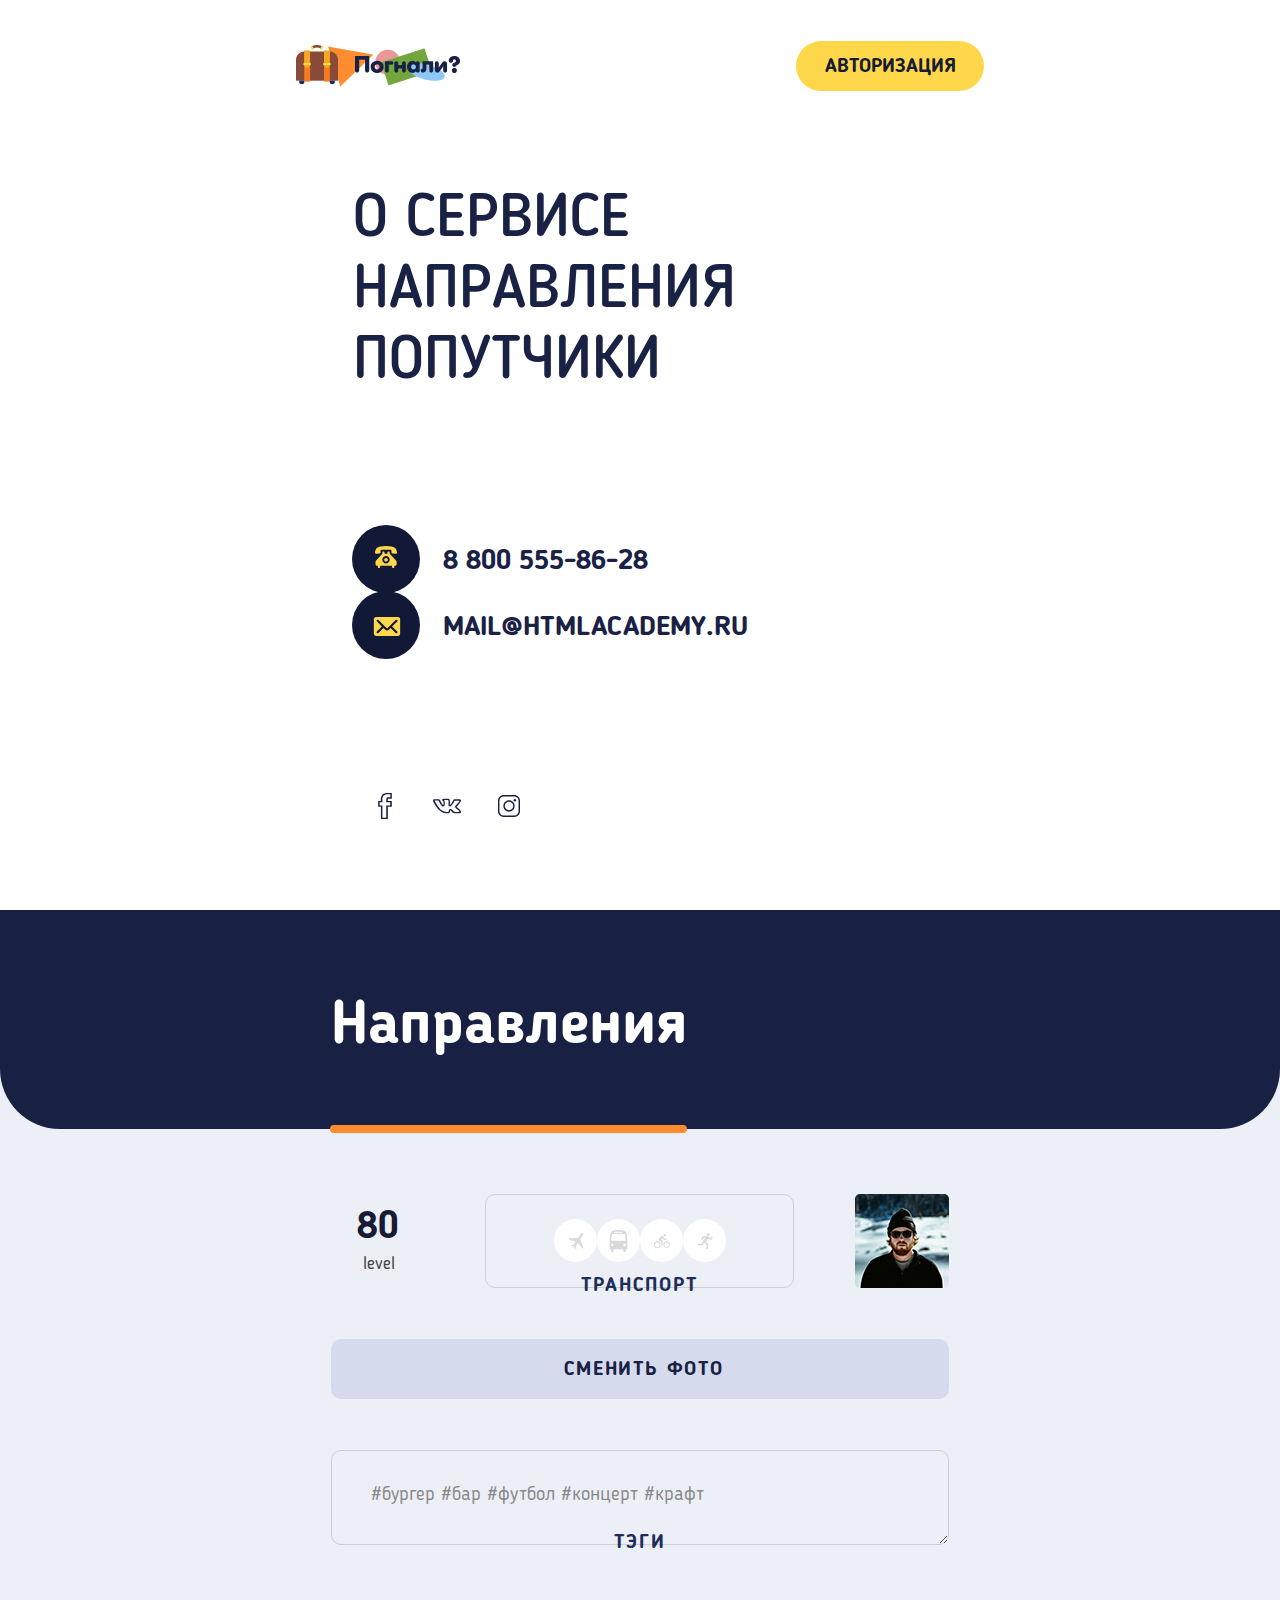
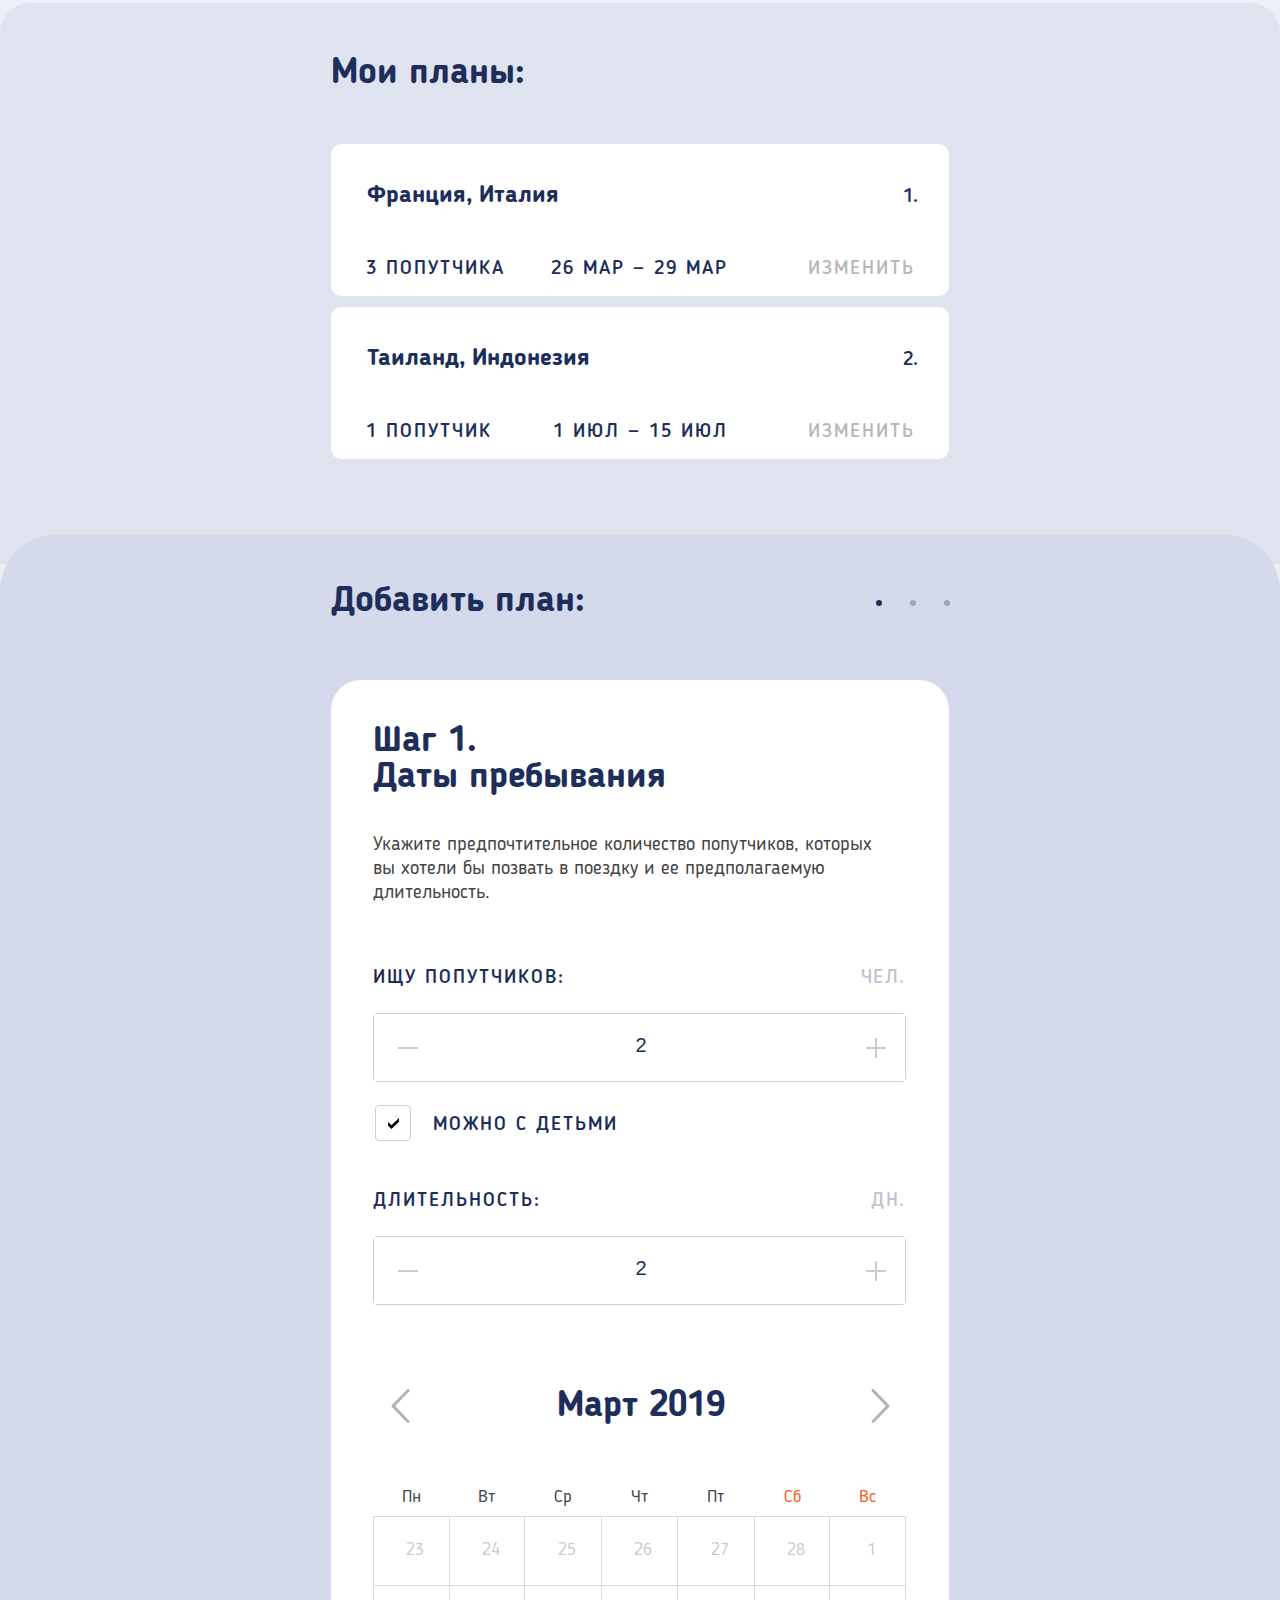
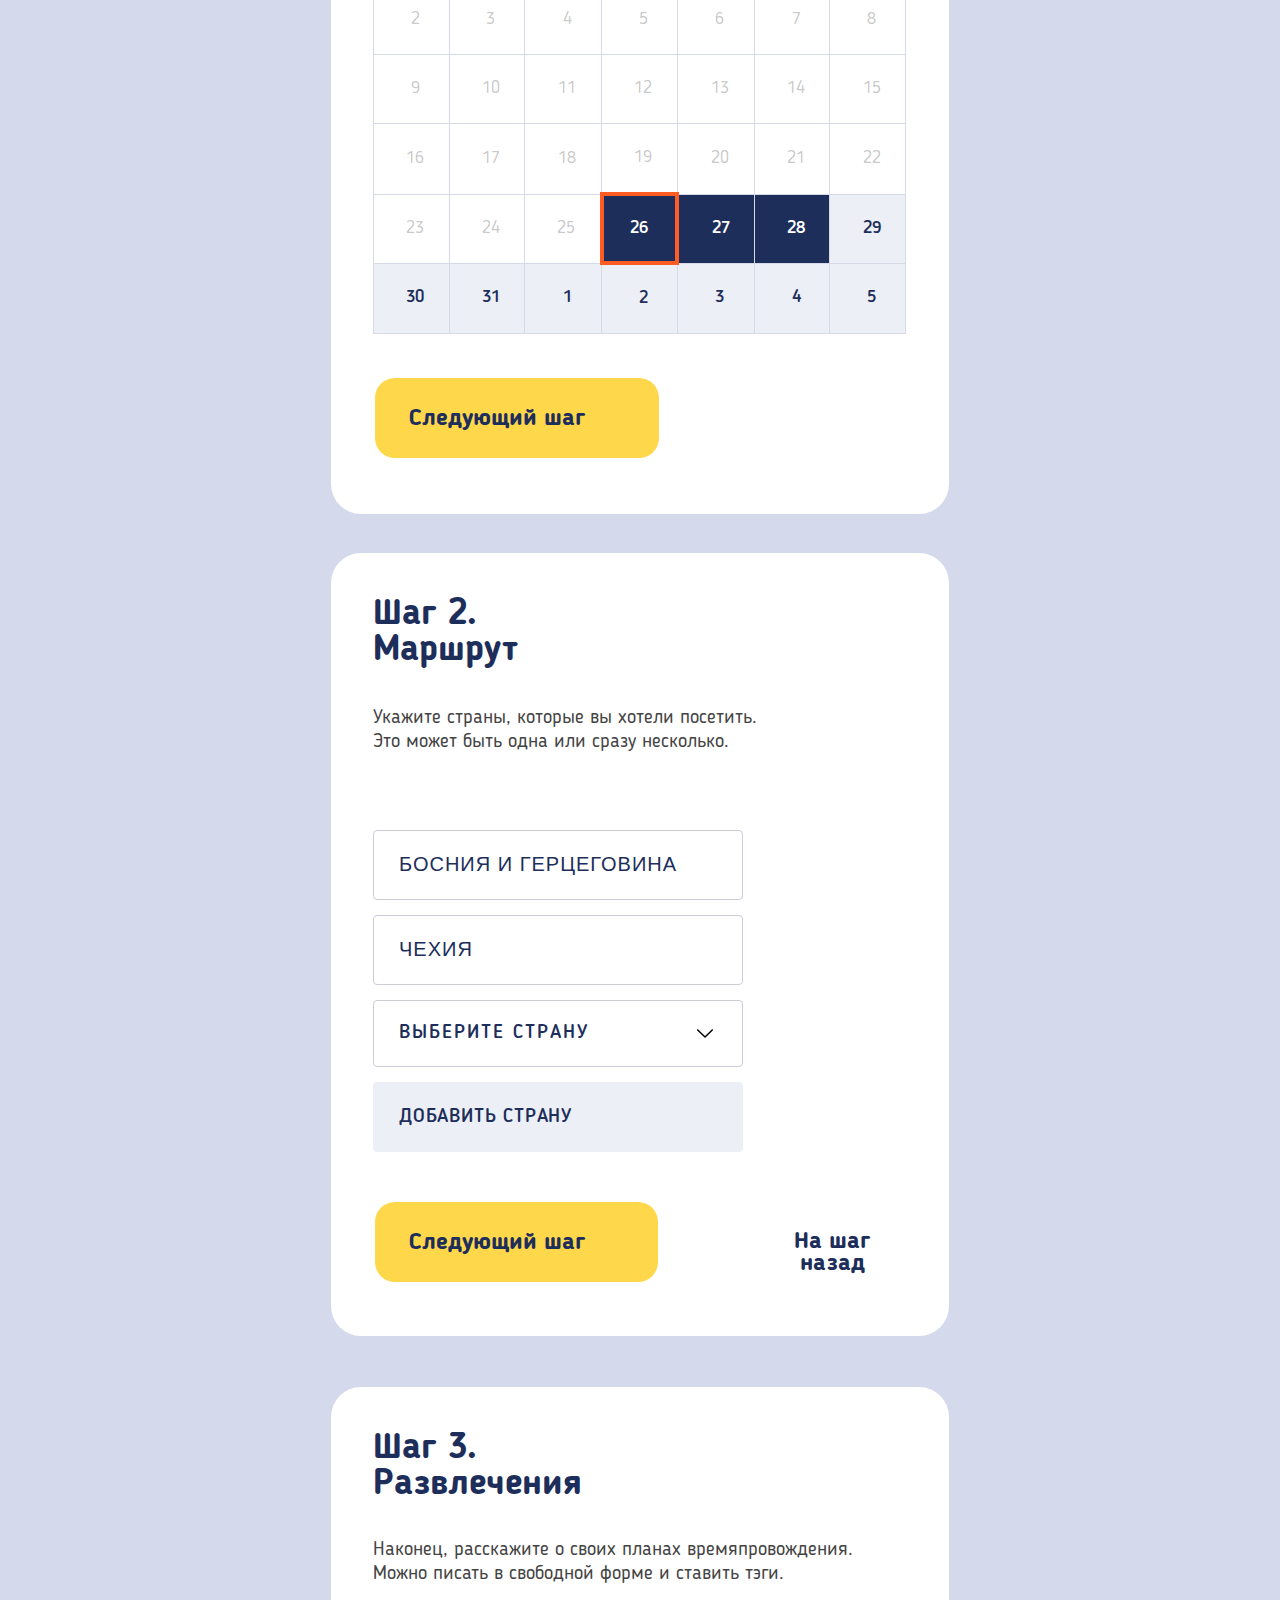
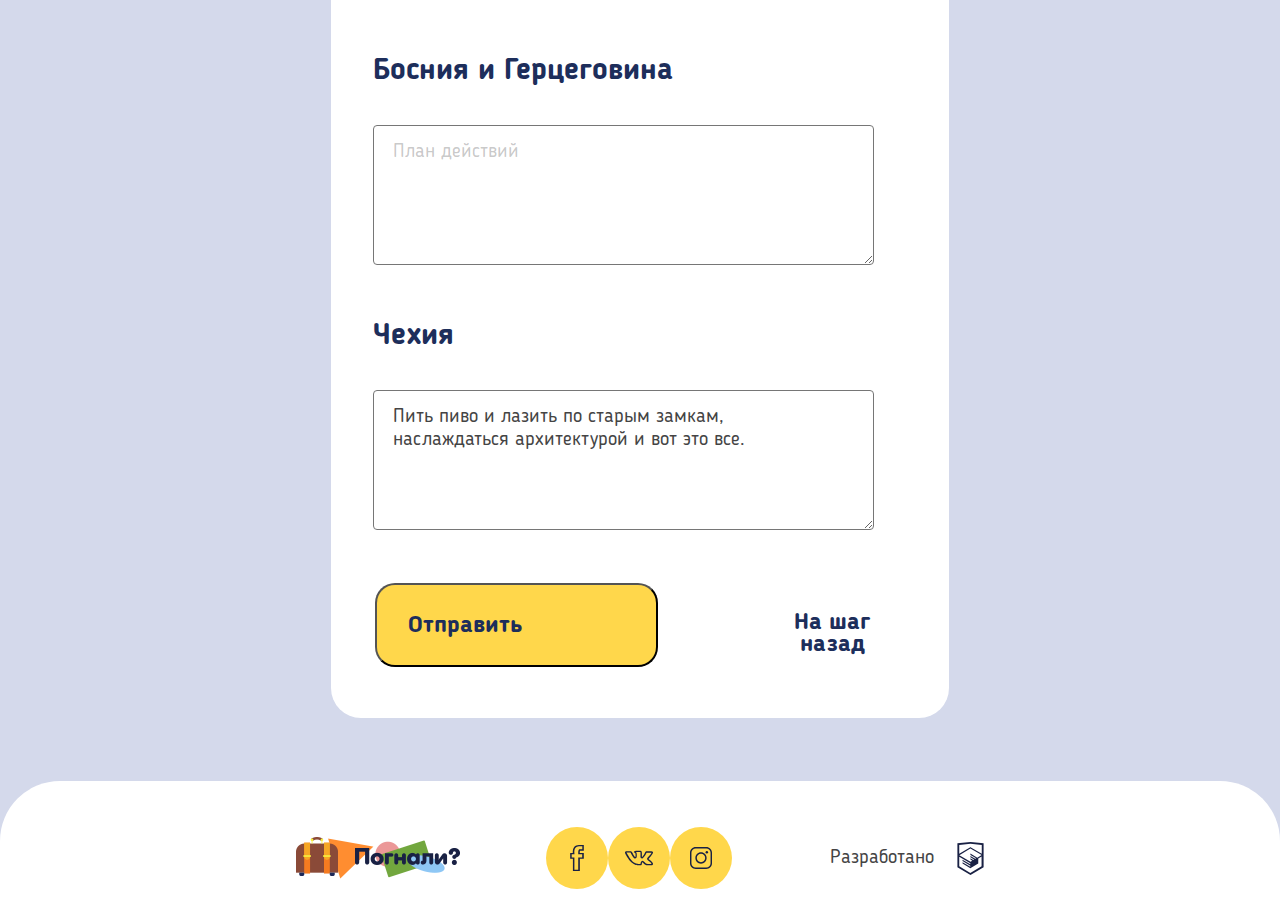
<file: pognali/form.html>
<!DOCTYPE html>
<html class="page" lang="ru">
  <head>
    <meta charset="utf-8">
    <meta name="viewport" content="width=device-width,initial-scale=1">
    <title>HTML Academy: Погнали</title>
    <link href="./css/styles.min.css" rel="stylesheet">
  </head>
  <body class="body">
    <header class="header header--nojs"> <!-- --opened - меню открыто; --closed - меню закрыто; --fixed - меню, когда сайт проскролили  -->
      <div class="center header__center">
        <div class="header__wrapper header__wrapper--form">
          <a href="./index.html" class="header__logo header__logo--light">
            <picture>
              <source media="(min-width: 1440px)" srcset="./img/logo-desktop-white@1x.png">
              <source media="(min-width: 768px)" srcset="./img/logo-tablet-white@1x.png">
              <img alt="Логотип сервиса Погнали?" src="./img/logo-mobile-white@1x.png">
            </picture>
          </a>
          <a href="./index.html" class="header__logo header__logo--dark">
            <picture>
              <source media="(min-width: 1440px)" srcset="./img/logo-desktop-blue@1x.png">
              <source media="(min-width: 768px)" srcset="./img/logo-tablet-blue@1x.png">
              <img alt="Логотип сервиса Погнали?" src="./img/logo-mobile-blue@1x.png">
            </picture>
          </a>
          <button class="header__nav-toggle" type="button"></button>
          <a class="header__login only-tablet" href="">Авторизация</a>
        </div>
        <nav class="header__nav nav">
          <ul class="nav__list">
            <li class="nav__item"><a class="header__nav-link nav__link" href="./index.html">О сервисе</a></li>
            <li class="nav__item nav__item--active"><a class="header__nav-link nav__link">Направления</a></li>
            <li class="nav__item"><a class="header__nav-link nav__link" href="./catalog.html">Попутчики</a></li>
          </ul>
          <ul class="header__user-list user-list">
            <li class="user-list__item"><a class="user-list__link" href="">Авторизация</a></li>
          </ul>
          <ul class="header__contacts-list contacts-list contacts-list--menu">
            <li class="contacts-list__item"><a class="contacts-list__link contacts-list__link--phone" href="tel:88005558628" aria-label="Позвонить">
              <svg class="contacts-list__icon contacts-list__icon--phone" xmlns="http://www.w3.org/2000/svg" viewBox="0 0 36 36"><path d="M18 0C11.6 0 5.2 1.1 2.8 3.4.9 5.3.2 8.7 0 10.8v.3c0 .8.7 1.5 1.5 1.5.1 0 3.7-.3 5.9-.5h.2c.8 0 1.5-.7 1.5-1.5v-3C9 6.7 9.7 6 10.7 6h14.7c.8 0 1.6.7 1.6 1.7v3c0 .8.7 1.5 1.5 1.5h.2c2.2.2 5.8.5 5.9.5.8 0 1.5-.7 1.5-1.5v-.3c-.2-2.1-.9-5.5-2.8-7.4C30.8 1.1 24.4 0 18 0zm0 19.5c-1.7 0-3 1.3-3 3s1.3 3 3 3 3-1.3 3-3-1.3-3-3-3zm-2.3-6.8v-1.9c0-1-.8-1.9-1.9-1.9s-1.8.9-1.8 2v1.9L1.9 23.6c-.7.7-1.1 1.6-1.1 2.7v3c0 1.7 1.3 3 3 3h.8v1.9c0 1 .8 1.9 1.9 1.9s1.9-.8 1.9-1.9v-1.9h19.5v1.9c0 1 .8 1.9 1.9 1.9 1 0 1.9-.8 1.9-1.9v-1.9h.8c1.7 0 3-1.3 3-3v-3c0-1.1-.4-2-1.1-2.7L24 12.7v-1.9c0-1-.8-1.9-1.9-1.9s-1.9.8-1.9 1.9v1.9h-4.5zm2.3 3.8c3.3 0 6 2.7 6 6s-2.7 6-6 6-6-2.7-6-6 2.7-6 6-6z"/></svg><span class="contacts-list__text">8 800 555-86-28</span></a>
            </li>
            <li class="contacts-list__item"><a class="contacts-list__link contacts-list__link--email" href="mailto:mail@htmlacademy.ru" aria-label="Написать письмо">
              <svg class="contacts-list__icon contacts-list__icon--mail" xmlns="http://www.w3.org/2000/svg" viewBox="0 0 36 26"><path d="M0 23c0 1.6 1.3 3 3 3h30c1.7 0 3-1.3 3-3V3c0-1.6-1.3-3-3-3H3C1.3 0 0 1.3 0 3v20zm11-10L4.2 6.2c-.6-.6-.6-1.5 0-2 .6-.6 1.5-.6 2.1 0l11 10.9c.4.4 1.2.4 1.6 0l11-10.9c.6-.6 1.5-.6 2.1 0 .6.6.6 1.5 0 2L25 13l6.9 6.8c.6.6.6 1.5 0 2-.6.6-1.5.6-2.1 0L22.9 15s-2.1 2.2-2.5 2.5c-.6.6-1.4 1-2.4 1-.9 0-1.8-.4-2.4-1L13.1 15l-6.9 6.8c-.6.6-1.5.6-2.1 0-.6-.6-.6-1.5 0-2L11 13z"/></svg><span class="contacts-list__text">mail@htmlacademy.ru</span></a>
            </li>
          </ul>
          <ul class="header__social social social--menu">
            <li class="social__item"><a class="social__link social__link--facebook" href="" aria-label="Facebook">
              <svg class="social__icon social__icon--facebook" xmlns="http://www.w3.org/2000/svg" viewBox="0 0 11 21"><path d="M7.8 21H2.2v-9.8H0V6.4h2.1c-.1-2.2.3-3.8 1.3-4.9C4.2.6 5.5.1 7.1 0H11v4.7H7.9c-.1.2-.2.8-.2 1.7H11v4.8H7.8V21zm-4.4-1.1h3.1v-9.8h3.2V7.5H6.5v-.6c0-1.5 0-2.9.8-3.4l.2-.1h2.3V1.1H7.1c-1.2.1-2.2.5-2.8 1.2-.8.9-1.1 2.5-.9 4.6l.1.6H1.2v2.6h2.2v9.8z"/></svg></a>
            </li>
            <li class="social__item"><a class="social__link social__link--vkontakte" href="" aria-label="Вконтакте">
              <svg class="social__icon social__icon--vk" xmlns="http://www.w3.org/2000/svg" viewBox="0 0 30 15.8"><path d="M23.9 15.8c-.4 0-1.2-.1-2.1-.6-.6-.4-1.2-1-1.8-1.5-.4-.4-1.2-1.2-1.4-1.2-.3.1-.5.9-.5 1.6 0 .1 0 .8-.5 1.2-.4.4-1.1.5-1.2.5h-1.9c-1 0-4.4-.2-7.4-3C3.4 9.4.3 3 .1 2.7 0 2.2-.1 1.5.3 1.1.7.7 1.4.6 1.7.6H5.9c.1 0 .6.1 1 .3.4.2.6.7.6.7S8.1 3 9 4.3c1.3 2 1.9 2.5 2.1 2.6.2-.4.3-1.7.2-2.9 0-.5-.1-1.1-.3-1.3-.1-.1-.4-.3-.8-.3l-.7-.6c-.1-.7.6-1.2 1.1-1.4.7-.3 1.8-.4 3.1-.4h.7c1.2 0 1.6.1 2.1.2 1.7.4 1.6 1.7 1.6 3.3v2.1c0 .4 0 1 .1 1.3.2-.1.9-.7 2.1-2.5.8-1.2 1.4-2.5 1.5-2.8.2-.4.6-.9 1.6-.9h4.7c1 0 1.6.3 1.8.9.3.6.2 1.7-2.4 4.6-.4.4-.7.8-1 1.1-.6.7-1.2 1.4-1.2 1.6.1.1.7.6 1.3 1.1 1.5 1.2 2.5 2.3 3 3.1.5.8.4 1.3.3 1.7-.4.9-1.6 1-1.9 1h-4.1zm-5.3-4.9c.9 0 1.7.8 2.5 1.6.5.5 1 1 1.5 1.3.7.4 1.3.4 1.4.4h3.9c.2 0 .4-.1.5-.1 0 0 0-.1-.1-.2-.4-.7-1.4-1.7-2.7-2.7-1.2-1-1.8-1.5-1.9-2.2-.1-.8.5-1.4 1.6-2.7.3-.3.6-.7 1-1.1 1.6-1.8 2-2.6 2.1-3H23.1c-.2.4-.8 1.8-1.6 3-1.9 2.8-2.8 3.2-3.4 3.2-.2 0-.4 0-.6-.1-1-.6-1-1.8-.9-2.8v-.4-1.7c.1-1.7 0-1.7-.4-1.8-.4-.1-.7-.1-1.9-.2h-.7c-.6 0-1.3 0-1.9.1l.3.3c.6.7.6 2 .6 2.2.1 1.6.1 3.8-1 4.3-.2.1-.4.1-.6.1-.9 0-1.9-.9-3.4-3.3-.8-1.2-1.5-2.7-1.5-2.8L6 2.2c-.1 0-.2-.1-.3-.1h-4-.1c.6 1.2 3.4 6.6 6.5 9.5 2.7 2.5 5.8 2.6 6.4 2.6h1.9s.2-.1.3-.1V14c0-.3 0-2.6 1.6-3 .1-.1.2-.1.3-.1z"/></svg></a>
            </li>
            <li class="social__item"><a class="social__link social__link--instagram" href="" aria-label="Instagram">
              <svg class="social__icon social__icon--instagram" version="1.1" id="Layer_1" xmlns="http://www.w3.org/2000/svg" x="0" y="0" viewBox="0 0 23 23" xml:space="preserve"><path class="st0" d="M17 1.5c2.5 0 4.5 2 4.5 4.5v11c0 2.5-2 4.5-4.5 4.5H6c-2.5 0-4.5-2-4.5-4.5V6c0-2.5 2-4.5 4.5-4.5h11M17 0H6C2.7 0 0 2.7 0 6v11c0 3.3 2.7 6 6 6h11c3.3 0 6-2.7 6-6V6c0-3.3-2.7-6-6-6z"/><path class="st0" d="M11.5 7.1c2.4 0 4.4 2 4.4 4.4 0 2.4-2 4.4-4.4 4.4-2.4 0-4.4-2-4.4-4.4 0-2.4 2-4.4 4.4-4.4m0-1.5c-3.3 0-5.9 2.7-5.9 5.9s2.7 5.9 5.9 5.9 5.9-2.7 5.9-5.9-2.6-5.9-5.9-5.9z"/><circle class="st0" cx="17.6" cy="5.4" r="1.3"/></svg></a>
            </li>
          </ul>
        </nav>
      </div>
    </header>
    <main class="main">
      <section class="main__active-tab main__active-tab--form">
        <div class="center main__center">
          <h1 class="main__heading">Направления</h1>
          <div class="main__level-bar level-bar level-bar--form"><span class="level-bar__level">80</span><span class="level-bar__text">level</span></div>
          <img class="main__image" src="./img/demin-tablet@1x.jpg" width="190" height="190" alt="Профильное изображение">
        </div>
      </section>
      <section class="profile">
        <div class="center profile__center">
          <h2 class="profile__heading visually-hidden">Профиль</h2>
          <div class="profile__level-bar level-bar level-bar--form"><span class="profile__level level-bar__level">80</span><span class="profile__level-text level-bar__text">level</span></div>
          <picture class="profile__picture">
            <source media="(min-width: 768px)" srcset="./img/photo-account-tablet@1x.jpg">
            <img class="profile__image" src="./img/photo-account-mobile@1x.jpg" width="100" height="100" alt="Профильное изображение">
          </picture>
          <div class="profile__upload">
            <input class="profile__input" type="file" name="avatar" id="avatar">
            <label class="profile__button button button--oval-alt" for="avatar"><span class="profile__sublabel">Сменить </span>фото</label>
          </div>
          <section class="profile__hashtags">
            <h3 class="profile__title">Тэги</h3>
            <textarea class="profile__tags" rows="2">#бургер #бар #футбол #концерт #крафт</textarea>
          </section>
          <section class="profile__transport">
            <h3 class="profile__title">Транспорт</h3>
            <ul class="profile__transport-list transport-list">
              <li class="transport-list__item"><input class="visually-hidden transport-list__checkbox" type="checkbox" name="Plane" aria-label="Авиаперелет" id="plane"><label class="profile__transport-button transport-list__button transport-list__button--active" for="plane">
                <svg class="profile__transport-icon transport-list__icon" width="21" height="21" xmlns="http://www.w3.org/2000/svg" viewBox="0 0 19 21"><path d="M18.9 18.9c-.1-.3-3.7-10.1-3.7-10.1-.1-.5.1-.7.3-1.1 0 0 2.1-3.5 2.8-4.6.7-1.2.6-2.3-.1-2.8s-1.7-.1-2.5 1-3 4.5-3 4.5c-.3.4-.4.7-.9.8-.1-.1-10.3.4-10.6.4-.3 0-.7.1-1 .6-.4.7-.2.9.2 1 0 0 8 2.6 8.3 2.7.3 0 .3.2.2.6-.2.4-1.4 2.3-1.6 2.6-.1.2-.2.2-.4.3l-2.8 1c-.1 0-.3.1-.4.3l-.4.6c-.2.3-.1.5.2.5.3.1 2.1.2 2.1.2s.3.1.4.1c.2.1.4.3.2.6-.3.6-.4 1.2-.2 1.3s.6-.2 1-.7c.2-.3.4-.2.6 0 .2-.1.4.1.4.1s.8 1.6 1 1.9c.2.3.4.3.6 0l.4-.6c.1-.1.1-.3.1-.5l-.3-3.1c0-.2 0-.2.1-.5.1-.2 1.4-2.2 1.6-2.5.2-.3.4-.3.6-.1.2.2 5.7 6.7 5.7 6.7.3.3.5.4.9-.2.4-.4.3-.8.2-1z"/></svg></label>
              </li>
              <li class="transport-list__item"><input class="visually-hidden transport-list__checkbox" type="checkbox" name="Car" aria-label="Автотранспорт" id="car"><label class="profile__transport-button transport-list__button transport-list__button--active" for="car">
                <svg class="profile__transport-icon transport-list__icon transport-list__icon--bus" width="17" height="19" xmlns="http://www.w3.org/2000/svg" viewBox="0 0 17 21"><path d="M16.2 3.1c-.2-1.2-1-1.6-2.1-2.1-1.1-.4-3.7-1-5.6-1C6.6 0 4 .6 2.9 1c-1.1.5-1.8.9-2.1 2.1L0 9.5v8.8h1.4v1.4c0 1.7 2.5 1.7 2.5 0v-1.4h9.2v1.4c0 1.7 2.5 1.7 2.5 0v-1.4H17V9.5l-.8-6.4zM5 1.6h7c.7 0 .7 1 0 1H5c-.7.1-.7-1 0-1zm-2.3 14c-.6 0-1.2-.5-1.2-1.2s.5-1.2 1.2-1.2c.6 0 1.2.5 1.2 1.2-.1.6-.6 1.2-1.2 1.2zm5.7-5.4H2.2c-.6 0-.7-.4-.7-.9l.6-4.7c.1-.6.3-.9 1-.9h10.7c.7 0 .9.4 1 .9l.6 4.7c.1.4-.1.9-.7.9H8.4zm5.9 5.4c-.6 0-1.2-.5-1.2-1.2s.5-1.2 1.2-1.2c.6 0 1.2.5 1.2 1.2 0 .6-.5 1.2-1.2 1.2z"/></svg></label>
              </li>
              <li class="transport-list__item"><input class="visually-hidden transport-list__checkbox" type="checkbox" name="Bike" aria-label="Велосипед" id="bike"><label class="profile__transport-button transport-list__button" for="bike">
                <svg class="profile__transport-icon transport-list__icon" width="24" height="24" xmlns="http://www.w3.org/2000/svg" viewBox="0 0 24 21"><path d="M16 3.6c1 0 1.8-.8 1.8-1.8S17 0 16 0s-1.8.8-1.8 1.8.8 1.8 1.8 1.8zm3 7.4c-2.8 0-5 2.3-5 5s2.2 5 5 5 5-2.3 5-5-2.2-5-5-5zm0 8.6c-1.9 0-3.5-1.6-3.5-3.5s1.6-3.5 3.5-3.5 3.5 1.6 3.5 3.5-1.6 3.5-3.5 3.5zM14.8 8.9H19V7.1h-3.2l-1.9-3.3c-.3-.5-.8-.8-1.5-.8-.5 0-.9.2-1.2.5L7.5 7.2c-.3.3-.5.7-.5 1.2 0 .6.3 1.2.8 1.5l3.3 2v5H13v-6.5l-2.2-1.7 2.3-2.4 1.7 2.6zM5 11c-2.8 0-5 2.3-5 5s2.2 5 5 5 5-2.3 5-5-2.2-5-5-5zm0 8.6c-1.9 0-3.5-1.6-3.5-3.5s1.6-3.5 3.5-3.5 3.5 1.5 3.5 3.5-1.6 3.5-3.5 3.5z"/></svg></label>
              </li>
              <li class="transport-list__item"><input class="visually-hidden transport-list__checkbox" type="checkbox" name="On foot" aria-label="Пешком" id="onfoot"><label class="profile__transport-button transport-list__button transport-list__button--active" for="onfoot">
                <svg class="profile__transport-icon transport-list__icon" width="21" height="23" xmlns="http://www.w3.org/2000/svg" viewBox="0 0 20 21"><ellipse cx="14.3" cy="2" rx="2.1" ry="2"/><path d="M19.4 4.6c-.5-.2-1.2-.1-1.4.4l-.9 1.6L13 4.3c-.2-.1-.3-.1-.6-.1H7.9c-.4 0-.7.1-.9.5L5.3 7.6c-.3.5-.1 1.1.4 1.3.2.1.4.1.5.1.4 0 .8-.2 1-.5l1.4-2.4h1.6l-4.7 8.1H1.1c-.6 0-1.1.4-1.1 1s.5 1 1.1 1h5c.4 0 .7-.2.9-.5l1.9-3.2 3 2.6-.2 4.9c-.1.5.4 1 1 1h.1c.6 0 1-.4 1.1-.9l.3-5.4c0-.3-.1-.6-.3-.8l-2.6-2.2L14 7.1l3.1 1.8c0 .1.4.2.6.1.3-.1.5-.2.7-.5L19.9 6c.3-.5.1-1.1-.5-1.4z"/></svg></label>
              </li>
            </ul>
          </section>
        </div>
      </section>
      <section class="plans">
        <div class="center plans__center">
          <h2 class="plans__heading">Мои планы:</h2>
          <ol class="plans__list">
            <li class="plans__item">
              <article class="plans__card plan-card">
                <h3 class="plan-card__heading">Франция, Италия</h3>
                <div class="plan-card__wrapper">
                  <p class="plan-card__text">3 попутчика</p>
                  <p class="plan-card__text">26 мар &mdash; 29 мар</p>
                  <a class="plan-card__link" href="">Изменить</a>
                </div>
              </article>
            </li>
            <li class="plans__item">
              <article class="plans__card plan-card">
                <h3 class="plan-card__heading">Таиланд, Индонезия</h3>
                <div class="plan-card__wrapper">
                  <p class="plan-card__text">1 попутчик</p>
                  <p class="plan-card__text">1 июл &mdash; 15 июл</p>
                  <a class="plan-card__link" href="">Изменить</a>
                </div>
              </article>
            </li>
          </ol>
        </div>
      </section>
      <section class="add-plan">
        <div class="center add-plan__center">
          <h2 class="add-plan__heading">Добавить план:</h2>
          <ul class="add-plan__pagination plan-pagination">
            <li class="plan-pagination__item"><button class="plan-pagination__button plan-pagination__button--active" type="button"></button></li>
            <li class="plan-pagination__item"><button class="plan-pagination__button" type="button"></button></li>
            <li class="plan-pagination__item"><button class="plan-pagination__button" type="button"></button></li>
          </ul>
          <form class="add-plan__form" action="https://echo.htmlacademy.ru" method="post">
            <section class="add-plan__step step" id="step-1">
              <div class="step__header">
                <div class="add-plan__step-wrapper step__wrapper">
                  <h3 class="add-plan__step-heading step__heading">Шаг 1. Даты&nbsp;пребывания</h3>
                  <p class="add-plan__text step__text">Укажите предпочтительное количество попутчиков, которых вы&nbsp;хотели бы позвать в поездку и ее предполагаемую длительность.</p>
                </div>
                <ul class="step__navigation">
                  <li class="step__navigation-item"><a class="step__navigation-link step__navigation-link--active">Даты</a></li>
                  <li class="step__navigation-item step__navigation-item"><a class="step__navigation-link" href="#step-2">Маршрут</a></li>
                  <li class="step__navigation-item step__navigation-item"><a class="step__navigation-link" href="#step-3">Развлечения</a></li>
                </ul>
              </div>
              <ul class="step__list">
                <li class="step__companions">
                  <div class="step__label">
                    <span class="step__label-main">Ищу попутчиков:</span>
                    <span class="step__unit">Чел.</span>
                    <p class="step__number-field">
                      <button class="step__number-controls step__number-controls--down" type="button"></button>
                      <input class="step__number" type="number" name="companions" id="companions" value="2">
                      <button class="step__number-controls step__number-controls--up" type="button"></button>
                    </p>
                  </div>
                </li>
                <li class="step__duration">
                  <div class="step__label">
                    <span class="step__label-main">Длительность:</span>
                    <span class="step__unit">Дн.</span>
                    <p class="step__number-field">
                      <button class="step__number-controls step__number-controls--down" type="button"></button>
                      <input class="step__number" type="number" name="duration" id="duration" value="2">
                      <button class="step__number-controls step__number-controls--up" type="button"></button>
                    </p>
                  </div>
                </li>
                <li class="step__children">
                  <input class="step__checkbox" type="checkbox" name="children" id="children" checked>
                  <label class="step__label step__label--checkbox" for="children">Можно с детьми</label>
                </li>
                <li class="step__dates">
                  <div class="step__calendar-wrapper">
                    <button class="step__controls step__controls--left" type="button">
                      <svg class="step__icon" width="9" height="18" xmlns="http://www.w3.org/2000/svg" viewBox="0 0 18 34"><path d="M3.6 17l14-14.4c.6-.6.6-1.6 0-2.1-.6-.6-1.5-.6-2.1 0L.4 15.9c-.6.6-.6 1.6 0 2.1l15.1 15.5c.3.3.7.4 1 .4s.8-.1 1-.4c.6-.6.6-1.6 0-2.1L3.6 17z"/></svg>
                    </button>
                    <h4 class="step__month">Март 2019</h4>
                    <button class="step__controls step__controls--right" type="button">
                      <svg class="step__icon" width="9" height="18" xmlns="http://www.w3.org/2000/svg" viewBox="0 0 18 34"><path d="M14.4 17L.4 2.6C-.1 2-.1 1 .4.4 1-.2 1.9-.2 2.5.4l15.1 15.5c.6.6.6 1.6 0 2.1L2.5 33.6c-.3.3-.7.4-1 .4s-.8-.1-1-.4c-.6-.6-.6-1.6 0-2.1L14.4 17z"/></svg>
                    </button>
                  </div>
                  <table class="step__calendar calendar">
                    <tr class="calendar__header">
                      <th class="calendar__header-cell">П<span class="calendar__header-extended">н</span></th>
                      <th class="calendar__header-cell">В<span class="calendar__header-extended">т</span></th>
                      <th class="calendar__header-cell">С<span class="calendar__header-extended">р</span></th>
                      <th class="calendar__header-cell">Ч<span class="calendar__header-extended">т</span></th>
                      <th class="calendar__header-cell">П<span class="calendar__header-extended">т</span></th>
                      <th class="calendar__header-cell">С<span class="calendar__header-extended">б</span></th>
                      <th class="calendar__header-cell">В<span class="calendar__header-extended">с</span></th>
                    </tr>
                    <tr class="calendar__week">
                      <td class="calendar__day">23</td>
                      <td class="calendar__day">24</td>
                      <td class="calendar__day">25</td>
                      <td class="calendar__day">26</td>
                      <td class="calendar__day">27</td>
                      <td class="calendar__day">28</td>
                      <td class="calendar__day">1</td>
                    </tr>
                    <tr class="calendar__week">
                      <td class="calendar__day">2</td>
                      <td class="calendar__day">3</td>
                      <td class="calendar__day">4</td>
                      <td class="calendar__day">5</td>
                      <td class="calendar__day">6</td>
                      <td class="calendar__day">7</td>
                      <td class="calendar__day">8</td>
                    </tr>
                    <tr class="calendar__week">
                      <td class="calendar__day">9</td>
                      <td class="calendar__day">10</td>
                      <td class="calendar__day">11</td>
                      <td class="calendar__day">12</td>
                      <td class="calendar__day">13</td>
                      <td class="calendar__day">14</td>
                      <td class="calendar__day">15</td>
                    </tr>
                    <tr class="calendar__week">
                      <td class="calendar__day">16</td>
                      <td class="calendar__day">17</td>
                      <td class="calendar__day">18</td>
                      <td class="calendar__day">19</td>
                      <td class="calendar__day">20</td>
                      <td class="calendar__day">21</td>
                      <td class="calendar__day">22</td>
                    </tr>
                    <tr class="calendar__week">
                      <td class="calendar__day">23</td>
                      <td class="calendar__day">24</td>
                      <td class="calendar__day">25</td>
                      <td class="calendar__day calendar__day--future calendar__day--active calendar__day--select">26<p class="calendar__day-memo">Заезд</p></td>
                      <td class="calendar__day calendar__day--future calendar__day--active">27</td>
                      <td class="calendar__day calendar__day--future calendar__day--active">28<p class="calendar__day-memo">Выезд</p></td>
                      <td class="calendar__day calendar__day--future">29</td>
                    </tr>
                    <tr class="calendar__week">
                      <td class="calendar__day calendar__day--future">30</td>
                      <td class="calendar__day calendar__day--future">31</td>
                      <td class="calendar__day calendar__day--future">1</td>
                      <td class="calendar__day calendar__day--future">2</td>
                      <td class="calendar__day calendar__day--future">3</td>
                      <td class="calendar__day calendar__day--future">4</td>
                      <td class="calendar__day calendar__day--future">5</td>
                    </tr>
                  </table>
                </li>
              </ul>
              <a class="step__button button button--oval" href="#step-2">Следующий шаг</a>
            </section>
            <section class="add-plan__step step" id="step-2">
              <div class="step__header">
                <div class="add-plan__step-wrapper step__wrapper">
                  <h3 class="add-plan__step-heading step__heading">Шаг 2. Маршрут</h3>
                  <p class="add-plan__text step__text">Укажите страны, которые вы хотели посетить. Это может быть одна или сразу несколько.</p>
                </div>
                <ul class="step__navigation">
                  <li class="step__navigation-item step__navigation-item--active"><a class="step__navigation-link" href="#step-1">Даты</a></li>
                  <li class="step__navigation-item step__navigation-item"><a class="step__navigation-link step__navigation-link--active">Маршрут</a></li>
                  <li class="step__navigation-item step__navigation-item"><a class="step__navigation-link" href="#step-3">Развлечения</a></li>
                </ul>
              </div>
              <div class="add-plan__step-wrapper step__wrapper">
                <label class="step__label visually-hidden" for="country-1">Страна 1</label>
                <input class="step__input" type="text" name="country-1" id="country-1" value="Босния и Герцеговина">
              </div>
              <div class="add-plan__step-wrapper step__wrapper">
                <label class="step__label visually-hidden" for="country-2">Страна 2</label>
                <input class="step__input" type="text" name="country-2" id="country-2" value="Чехия">
              </div>
              <div class="step__dropdown-wrapper">
                <h4 class="step__input step__input--dropdown">Выберите страну</h4>
                <button class="step__toggle" type="button">
                  <svg class="step__toggle-icon" width="11" height="7" xmlns="http://www.w3.org/2000/svg" viewBox="0 0 17 9"><path d="M8.5 7.2L1.3.2C1-.1.5-.1.2.2c-.3.3-.3.8 0 1L8 8.8c.3.3.8.3 1.1 0l7.7-7.5c.1-.2.2-.4.2-.6s-.1-.4-.2-.5c-.3-.3-.8-.3-1.1 0l-7.2 7z"/></svg>
                </button>
              </div>
              <ul class="step__dropdown step__dropdown letterfield">
                <li class="letterfield__item">
                  <button class="letterfield__letter letterfield__letter--plans letterfield__letter--active-plans" type="button">А</button>
                  <ul class="step__countries-list letterfield__countries-list letterfield__countries-list--active countries-list">
                    <li class="step__country countries-list__item countries-list__item--plans">Австралия</li>
                    <li class="step__country countries-list__item countries-list__item--plans">Австрия</li>
                    <li class="step__country countries-list__item countries-list__item--plans">Азербайджан</li>
                    <li class="step__country countries-list__item countries-list__item--plans">Албания</li>
                    <li class="step__country countries-list__item countries-list__item--plans">Алжир</li>
                    <li class="step__country countries-list__item countries-list__item--plans">Ангола</li>
                    <li class="step__country countries-list__item countries-list__item--plans">Андорра</li>
                    <li class="step__country countries-list__item countries-list__item--plans">Антигуа и Барбуда</li>
                    <li class="step__country countries-list__item countries-list__item--plans">Аргентина</li>
                    <li class="step__country countries-list__item countries-list__item--plans">Армения</li>
                    <li class="step__country countries-list__item countries-list__item--plans">Афганистан</li>
                  </ul>
                </li>
                <li class="letterfield__item">
                  <button class="letterfield__letter letterfield__letter--plans" type="button">Б</button>
                  <ul class="step__countries-list letterfield__countries-list countries-list">
                    <li class="step__country countries-list__item countries-list__item--plans">Багамские Острова</li>
                    <li class="step__country countries-list__item countries-list__item--plans">Бангладеш</li>
                    <li class="step__country countries-list__item countries-list__item--plans">Барбадос</li>
                    <li class="step__country countries-list__item countries-list__item--plans">Бахрейн</li>
                    <li class="step__country countries-list__item countries-list__item--plans">Белоруссия</li>
                    <li class="step__country countries-list__item countries-list__item--plans">Белиз</li>
                    <li class="step__country countries-list__item countries-list__item--plans">Бельгия</li>
                    <li class="step__country countries-list__item countries-list__item--plans">Бенин</li>
                    <li class="step__country countries-list__item countries-list__item--plans">Болгария</li>
                    <li class="step__country countries-list__item countries-list__item--plans">Боливия</li>
                    <li class="step__country countries-list__item countries-list__item--plans">Босния и Герцеговина</li>
                    <li class="step__country countries-list__item countries-list__item--plans">Ботсвана</li>
                    <li class="step__country countries-list__item countries-list__item--plans">Бразилия</li>
                    <li class="step__country countries-list__item countries-list__item--plans">Бруней</li>
                    <li class="step__country countries-list__item countries-list__item--plans">Буркина-Фасо</li>
                    <li class="step__country countries-list__item countries-list__item--plans">Бурунди</li>
                    <li class="step__country countries-list__item countries-list__item--plans">Бутан</li>
                  </ul>
                </li>
                <li class="letterfield__item">
                  <button class="letterfield__letter letterfield__letter--plans" type="button">В</button>
                  <ul class="step__countries-list letterfield__countries-list countries-list">
                    <li class="step__country countries-list__item countries-list__item--plans">Вануату</li>
                    <li class="step__country countries-list__item countries-list__item--plans">Великобритания</li>
                    <li class="step__country countries-list__item countries-list__item--plans">Венгрия</li>
                    <li class="step__country countries-list__item countries-list__item--plans">Венесуэла</li>
                    <li class="step__country countries-list__item countries-list__item--plans">Восточный Тимор</li>
                    <li class="step__country countries-list__item countries-list__item--plans">Вьетнам</li>
                  </ul>
                </li>
                <li class="letterfield__item">
                  <button class="letterfield__letter letterfield__letter--plans" type="button">Г</button>
                  <ul class="step__countries-list letterfield__countries-list countries-list countries-list">
                    <li class="step__country countries-list__item countries-list__item--plans">Габон</li>
                    <li class="step__country countries-list__item countries-list__item--plans">Гаити</li>
                    <li class="step__country countries-list__item countries-list__item--plans">Гайана</li>
                    <li class="step__country countries-list__item countries-list__item--plans">Гамбия</li>
                    <li class="step__country countries-list__item countries-list__item--plans">Гана</li>
                    <li class="step__country countries-list__item countries-list__item--plans">Гватемала</li>
                    <li class="step__country countries-list__item countries-list__item--plans">Гвинея</li>
                    <li class="step__country countries-list__item countries-list__item--plans">Гвинея-Бисау</li>
                    <li class="step__country countries-list__item countries-list__item--plans">Германия</li>
                    <li class="step__country countries-list__item countries-list__item--plans">Гондурас</li>
                    <li class="step__country countries-list__item countries-list__item--plans">Гренада</li>
                    <li class="step__country countries-list__item countries-list__item--plans">Греция</li>
                    <li class="step__country countries-list__item countries-list__item--plans">Грузия</li>
                  </ul>
                </li>
                <li class="letterfield__item">
                  <button class="letterfield__letter letterfield__letter--plans" type="button">Д</button>
                  <ul class="step__countries-list letterfield__countries-list countries-list">
                    <li class="step__country countries-list__item countries-list__item--plans">Дания</li>
                    <li class="step__country countries-list__item countries-list__item--plans">Джибути</li>
                    <li class="step__country countries-list__item countries-list__item--plans">Доминика</li>
                    <li class="step__country countries-list__item countries-list__item--plans">Доминикана</li>
                  </ul>
                </li>
                <li class="letterfield__item">
                  <button class="letterfield__letter letterfield__letter--plans" type="button">Е</button>
                  <ul class="step__countries-list letterfield__countries-list countries-list">
                    <li class="step__country countries-list__item countries-list__item--plans">Египет</li>
                  </ul>
                </li>
                <li class="letterfield__item">
                  <button class="letterfield__letter letterfield__letter--plans" type="button">З</button>
                  <ul class="step__countries-list letterfield__countries-list countries-list">
                    <li class="step__country countries-list__item countries-list__item--plans">Замбия</li>
                    <li class="step__country countries-list__item countries-list__item--plans">Зимбабве</li>
                  </ul>
                </li>
                <li class="letterfield__item">
                  <button class="letterfield__letter letterfield__letter--plans" type="button">И</button>
                  <ul class="step__countries-list letterfield__countries-list countries-list">
                    <li class="step__country countries-list__item countries-list__item--plans">Израиль</li>
                    <li class="step__country countries-list__item countries-list__item--plans">Индия</li>
                    <li class="step__country countries-list__item countries-list__item--plans">Индонезия</li>
                    <li class="step__country countries-list__item countries-list__item--plans">Иордания</li>
                    <li class="step__country countries-list__item countries-list__item--plans">Ирак</li>
                    <li class="step__country countries-list__item countries-list__item--plans">Иран</li>
                    <li class="step__country countries-list__item countries-list__item--plans">Ирландия</li>
                    <li class="step__country countries-list__item countries-list__item--plans">Исландия</li>
                    <li class="step__country countries-list__item countries-list__item--plans">Испания</li>
                    <li class="step__country countries-list__item countries-list__item--plans">Италия</li>
                  </ul>
                </li>
                <li class="letterfield__item">
                  <button class="letterfield__letter letterfield__letter--plans" type="button">К</button>
                  <ul class="step__countries-list letterfield__countries-list countries-list">
                    <li class="step__country countries-list__item countries-list__item--plans">Кабо-Верде</li>
                    <li class="step__country countries-list__item countries-list__item--plans">Казахстан</li>
                    <li class="step__country countries-list__item countries-list__item--plans">Камбоджа</li>
                    <li class="step__country countries-list__item countries-list__item--plans">Камерун</li>
                    <li class="step__country countries-list__item countries-list__item--plans">Канада</li>
                    <li class="step__country countries-list__item countries-list__item--plans">Катар</li>
                    <li class="step__country countries-list__item countries-list__item--plans">Кения</li>
                    <li class="step__country countries-list__item countries-list__item--plans">Кипр</li>
                    <li class="step__country countries-list__item countries-list__item--plans">Киргизия</li>
                    <li class="step__country countries-list__item countries-list__item--plans">Кирибати</li>
                    <li class="step__country countries-list__item countries-list__item--plans">Китай</li>
                    <li class="step__country countries-list__item countries-list__item--plans">Колумбия</li>
                  </ul>
                </li>
                <li class="letterfield__item">
                  <button class="letterfield__letter letterfield__letter--plans" type="button">Л</button>
                  <ul class="step__countries-list letterfield__countries-list countries-list">
                    <li class="step__country countries-list__item countries-list__item--plans">Лаос</li>
                    <li class="step__country countries-list__item countries-list__item--plans">Латвия</li>
                    <li class="step__country countries-list__item countries-list__item--plans">Лесото</li>
                    <li class="step__country countries-list__item countries-list__item--plans">Либерия</li>
                    <li class="step__country countries-list__item countries-list__item--plans">Ливан</li>
                    <li class="step__country countries-list__item countries-list__item--plans">Ливия</li>
                    <li class="step__country countries-list__item countries-list__item--plans">Литва</li>
                    <li class="step__country countries-list__item countries-list__item--plans">Лихтенштейн</li>
                    <li class="step__country countries-list__item countries-list__item--plans">Люксембург</li>
                  </ul>
                </li>
                <li class="letterfield__item">
                  <button class="letterfield__letter letterfield__letter--plans" type="button">М</button>
                  <ul class="step__countries-list letterfield__countries-list countries-list">
                    <li class="step__country countries-list__item countries-list__item--plans">Маврикий</li>
                    <li class="step__country countries-list__item countries-list__item--plans">Мавритания</li>
                    <li class="step__country countries-list__item countries-list__item--plans">Мадагаскар</li>
                    <li class="step__country countries-list__item countries-list__item--plans">Малави</li>
                    <li class="step__country countries-list__item countries-list__item--plans">Малайзия</li>
                    <li class="step__country countries-list__item countries-list__item--plans">Мали</li>
                    <li class="step__country countries-list__item countries-list__item--plans">Мальдивы</li>
                    <li class="step__country countries-list__item countries-list__item--plans">Мальта</li>
                    <li class="step__country countries-list__item countries-list__item--plans">Марокко</li>
                  </ul>
                </li>
                <li class="letterfield__item">
                  <button class="letterfield__letter letterfield__letter--plans" type="button">Н</button>
                  <ul class="step__countries-list letterfield__countries-list countries-list">
                    <li class="step__country countries-list__item countries-list__item--plans">Намибия</li>
                    <li class="step__country countries-list__item countries-list__item--plans">Науру</li>
                    <li class="step__country countries-list__item countries-list__item--plans">Непал</li>
                    <li class="step__country countries-list__item countries-list__item--plans">Нигер</li>
                    <li class="step__country countries-list__item countries-list__item--plans">Нигерия</li>
                    <li class="step__country countries-list__item countries-list__item--plans">Нидерланды</li>
                    <li class="step__country countries-list__item countries-list__item--plans">Никарагуа</li>
                    <li class="step__country countries-list__item countries-list__item--plans">Новая Зеландия</li>
                    <li class="step__country countries-list__item countries-list__item--plans">Норвегия</li>
                  </ul>
                </li>
                <li class="letterfield__item">
                  <button class="letterfield__letter letterfield__letter--plans" type="button">О</button>
                  <ul class="step__countries-list letterfield__countries-list countries-list">
                    <li class="step__country countries-list__item countries-list__item--plans">ОАЭ</li>
                    <li class="step__country countries-list__item countries-list__item--plans">Оман</li>
                  </ul>
                </li>
                <li class="letterfield__item">
                  <button class="letterfield__letter letterfield__letter--plans" type="button">П</button>
                  <ul class="step__countries-list letterfield__countries-list countries-list">
                    <li class="step__country countries-list__item countries-list__item--plans">Пакистан</li>
                    <li class="step__country countries-list__item countries-list__item--plans">Палау</li>
                    <li class="step__country countries-list__item countries-list__item--plans">Панама</li>
                    <li class="step__country countries-list__item countries-list__item--plans">Папуа - Новая Гвинея</li>
                    <li class="step__country countries-list__item countries-list__item--plans">Парагвай</li>
                    <li class="step__country countries-list__item countries-list__item--plans">Перу</li>
                    <li class="step__country countries-list__item countries-list__item--plans">Польша</li>
                    <li class="step__country countries-list__item countries-list__item--plans">Португалия</li>
                  </ul>
                </li>
                <li class="letterfield__item">
                  <button class="letterfield__letter letterfield__letter--plans" type="button">Р</button>
                  <ul class="step__countries-list letterfield__countries-list countries-list">
                    <li class="step__country countries-list__item countries-list__item--plans">Руанда</li>
                    <li class="step__country countries-list__item countries-list__item--plans">Румыния</li>
                    <li class="step__country countries-list__item countries-list__item--plans">Россия</li>
                  </ul>
                </li>
                <li class="letterfield__item">
                  <button class="letterfield__letter letterfield__letter--plans" type="button">С</button>
                  <ul class="step__countries-list letterfield__countries-list countries-list">
                    <li class="step__country countries-list__item countries-list__item--plans">Сальвадор</li>
                    <li class="step__country countries-list__item countries-list__item--plans">Самоа</li>
                    <li class="step__country countries-list__item countries-list__item--plans">Сан-Марино</li>
                    <li class="step__country countries-list__item countries-list__item--plans">Саудовская Аравия</li>
                    <li class="step__country countries-list__item countries-list__item--plans">Сейшелы</li>
                    <li class="step__country countries-list__item countries-list__item--plans">Сенегал</li>
                    <li class="step__country countries-list__item countries-list__item--plans">Сербия</li>
                    <li class="step__country countries-list__item countries-list__item--plans">Сингапур</li>
                    <li class="step__country countries-list__item countries-list__item--plans">Сирия</li>
                    <li class="step__country countries-list__item countries-list__item--plans">Словакия</li>
                    <li class="step__country countries-list__item countries-list__item--plans">Словения</li>
                    <li class="step__country countries-list__item countries-list__item--plans">США</li>
                  </ul>
                </li>
                <li class="letterfield__item">
                  <button class="letterfield__letter letterfield__letter--plans" type="button">Т</button>
                  <ul class="step__countries-list letterfield__countries-list countries-list">
                    <li class="step__country countries-list__item countries-list__item--plans">Таджикистан</li>
                    <li class="step__country countries-list__item countries-list__item--plans">Таиланд</li>
                    <li class="step__country countries-list__item countries-list__item--plans">Танзания</li>
                    <li class="step__country countries-list__item countries-list__item--plans">Того</li>
                    <li class="step__country countries-list__item countries-list__item--plans">Тонга</li>
                    <li class="step__country countries-list__item countries-list__item--plans">Тринидад и Тобаго</li>
                    <li class="step__country countries-list__item countries-list__item--plans">Тувалу</li>
                    <li class="step__country countries-list__item countries-list__item--plans">Тунис</li>
                    <li class="step__country countries-list__item countries-list__item--plans">Туркмения</li>
                    <li class="step__country countries-list__item countries-list__item--plans">Турция</li>
                  </ul>
                </li>
                <li class="letterfield__item">
                  <button class="letterfield__letter letterfield__letter--plans" type="button">У</button>
                  <ul class="step__countries-list letterfield__countries-list countries-list">
                    <li class="step__country countries-list__item countries-list__item--plans">Уганда</li>
                    <li class="step__country countries-list__item countries-list__item--plans">Узбекистан</li>
                    <li class="step__country countries-list__item countries-list__item--plans">Украина</li>
                    <li class="step__country countries-list__item countries-list__item--plans">Уругвай</li>
                  </ul>
                </li>
                <li class="letterfield__item">
                  <button class="letterfield__letter letterfield__letter--plans" type="button">Ф</button>
                  <ul class="step__countries-list letterfield__countries-list countries-list">
                    <li class="step__country countries-list__item countries-list__item--plans">Фиджи</li>
                    <li class="step__country countries-list__item countries-list__item--plans">Филиппины</li>
                    <li class="step__country countries-list__item countries-list__item--plans">Финляндия</li>
                    <li class="step__country countries-list__item countries-list__item--plans">Франция</li>
                  </ul>
                </li>
                <li class="letterfield__item">
                  <button class="letterfield__letter letterfield__letter--plans" type="button">Х</button>
                  <ul class="step__countries-list letterfield__countries-list countries-list">
                    <li class="step__country countries-list__item countries-list__item--plans">Хорватия</li>
                  </ul>
                </li>
                <li class="letterfield__item">
                  <button class="letterfield__letter letterfield__letter--plans" type="button">Ч</button>
                  <ul class="step__countries-list letterfield__countries-list countries-list">
                    <li class="step__country countries-list__item countries-list__item--plans">Чад</li>
                    <li class="step__country countries-list__item countries-list__item--plans">Черногория</li>
                    <li class="step__country countries-list__item countries-list__item--plans">Чехия</li>
                    <li class="step__country countries-list__item countries-list__item--plans">Чили</li>
                  </ul>
                </li>
                <li class="letterfield__item">
                  <button class="letterfield__letter letterfield__letter--plans" type="button">Щ</button>
                  <ul class="step__countries-list letterfield__countries-list countries-list">
                    <li class="step__country countries-list__item countries-list__item--plans">Швейцария</li>
                    <li class="step__country countries-list__item countries-list__item--plans">Швеция</li>
                    <li class="step__country countries-list__item countries-list__item--plans">Шри-Ланка</li>
                  </ul>
                </li>
                <li class="letterfield__item">
                  <button class="letterfield__letter letterfield__letter--plans" type="button">Э</button>
                  <ul class="step__countries-list letterfield__countries-list countries-list">
                    <li class="step__country countries-list__item countries-list__item--plans">Эквадор</li>
                    <li class="step__country countries-list__item countries-list__item--plans">Эритрея</li>
                    <li class="step__country countries-list__item countries-list__item--plans">Эсватини</li>
                    <li class="step__country countries-list__item countries-list__item--plans">Эстония</li>
                    <li class="step__country countries-list__item countries-list__item--plans">Эфиопия</li>
                  </ul>
                </li>
                <li class="letterfield__item">
                  <button class="letterfield__letter letterfield__letter--plans" type="button">Ю</button>
                  <ul class="step__countries-list letterfield__countries-list countries-list">
                    <li class="step__country countries-list__item countries-list__item--plans">ЮАР</li>
                    <li class="step__country countries-list__item countries-list__item--plans">Южный Судан</li>
                  </ul>
                </li>
                <li class="letterfield__item">
                  <button class="letterfield__letter letterfield__letter--plans" type="button">Я</button>
                  <ul class="step__countries-list letterfield__countries-list countries-list">
                    <li class="step__country countries-list__item countries-list__item--plans">Ямайка</li>
                    <li class="step__country countries-list__item countries-list__item--plans">Япония</li>
                  </ul>
                </li>
              </ul>
              <button class="step__add-country button button--alt" type="button">Добавить страну</button>
              <div class="add-plan__buttons step__buttons">
                <a class="step__button button button--oval" href="#step-3">Следующий шаг</a>
                <a class="step__back button" href="#step-1">На шаг назад</a>
              </div>
            </section>
            <section class="add-plan__step step" id="step-3">
              <div class="step__header">
                <div class="add-plan__step-wrapper step__wrapper">
                  <h3 class="add-plan__step-heading step__heading">Шаг 3. Развлечения</h3>
                  <p class="add-plan__text step__text">Наконец, расскажите о своих планах времяпровождения. Можно писать в свободной форме и ставить тэги.</p>
                </div>
                <ul class="step__navigation">
                  <li class="step__navigation-item step__navigation-item--active"><a class="step__navigation-link" href="#step-1">Даты</a></li>
                  <li class="step__navigation-item step__navigation-item"><a class="step__navigation-link" href="#step-2">Маршрут</a></li>
                  <li class="step__navigation-item step__navigation-item"><a class="step__navigation-link step__navigation-link--active">Развлечения</a></li>
                </ul>
              </div>
              <div class="add-plan__step-wrapper step__wrapper">
                <label class="step__label step__label--actions" for="actions-1">Босния и Герцеговина</label>
                <textarea class="add-plan__textarea step__textarea" name="actions-1" id="actions-1" placeholder="План действий"></textarea>
              </div>
              <div class="add-plan__step-wrapper step__wrapper">
                <label class="step__label step__label--actions" for="actions-1">Чехия</label>
                <textarea class="add-plan__textarea step__textarea" name="actions-2" id="actions-2">Пить пиво и лазить по&nbsp;старым замкам, наслаждаться&nbsp;архитектурой и&nbsp;вот это все.
                </textarea>
              </div>
              <div class="add-plan__buttons step__buttons">
                <button class="step__button step__button--submit button button--oval" type="submit">Отправить</button>
                <a class="step__back button" href="#step-2">На шаг назад</a>
              </div>
            </section>
          </form>
        </div>
      </section>
    </main>
    <footer class="footer">
      <div class="center footer__center">
        <a href="" class="footer__logo">
          <picture>
            <source media="(min-width: 1440px)" srcset="./img/logo-desktop-blue@1x.png">
            <source media="(min-width: 768px)" srcset="./img/logo-tablet-blue@1x.png">
            <img alt="Логотип сервиса Погнали?" src="./img/logo-mobile-blue@1x.png">
          </picture>
        </a>
        <ul class="footer__social social social--light social--footer">
          <li class="social__item"><a class="social__link social__link--facebook" href="" aria-label="Facebook">
            <svg class="social__icon" width="14" height="26" xmlns="http://www.w3.org/2000/svg" viewBox="0 0 11 21"><path d="M7.8 21H2.2v-9.8H0V6.4h2.1c-.1-2.2.3-3.8 1.3-4.9C4.2.6 5.5.1 7.1 0H11v4.7H7.9c-.1.2-.2.8-.2 1.7H11v4.8H7.8V21zm-4.4-1.1h3.1v-9.8h3.2V7.5H6.5v-.6c0-1.5 0-2.9.8-3.4l.2-.1h2.3V1.1H7.1c-1.2.1-2.2.5-2.8 1.2-.8.9-1.1 2.5-.9 4.6l.1.6H1.2v2.6h2.2v9.8z"/></svg></a>
          </li>
          <li class="social__item"><a class="social__link social__link--vkontakte" href="" aria-label="Вконтакте">
            <svg class="social__icon" width="28" height="18" xmlns="http://www.w3.org/2000/svg" viewBox="0 0 30 15.8"><path d="M23.9 15.8c-.4 0-1.2-.1-2.1-.6-.6-.4-1.2-1-1.8-1.5-.4-.4-1.2-1.2-1.4-1.2-.3.1-.5.9-.5 1.6 0 .1 0 .8-.5 1.2-.4.4-1.1.5-1.2.5h-1.9c-1 0-4.4-.2-7.4-3C3.4 9.4.3 3 .1 2.7 0 2.2-.1 1.5.3 1.1.7.7 1.4.6 1.7.6H5.9c.1 0 .6.1 1 .3.4.2.6.7.6.7S8.1 3 9 4.3c1.3 2 1.9 2.5 2.1 2.6.2-.4.3-1.7.2-2.9 0-.5-.1-1.1-.3-1.3-.1-.1-.4-.3-.8-.3l-.7-.6c-.1-.7.6-1.2 1.1-1.4.7-.3 1.8-.4 3.1-.4h.7c1.2 0 1.6.1 2.1.2 1.7.4 1.6 1.7 1.6 3.3v2.1c0 .4 0 1 .1 1.3.2-.1.9-.7 2.1-2.5.8-1.2 1.4-2.5 1.5-2.8.2-.4.6-.9 1.6-.9h4.7c1 0 1.6.3 1.8.9.3.6.2 1.7-2.4 4.6-.4.4-.7.8-1 1.1-.6.7-1.2 1.4-1.2 1.6.1.1.7.6 1.3 1.1 1.5 1.2 2.5 2.3 3 3.1.5.8.4 1.3.3 1.7-.4.9-1.6 1-1.9 1h-4.1zm-5.3-4.9c.9 0 1.7.8 2.5 1.6.5.5 1 1 1.5 1.3.7.4 1.3.4 1.4.4h3.9c.2 0 .4-.1.5-.1 0 0 0-.1-.1-.2-.4-.7-1.4-1.7-2.7-2.7-1.2-1-1.8-1.5-1.9-2.2-.1-.8.5-1.4 1.6-2.7.3-.3.6-.7 1-1.1 1.6-1.8 2-2.6 2.1-3H23.1c-.2.4-.8 1.8-1.6 3-1.9 2.8-2.8 3.2-3.4 3.2-.2 0-.4 0-.6-.1-1-.6-1-1.8-.9-2.8v-.4-1.7c.1-1.7 0-1.7-.4-1.8-.4-.1-.7-.1-1.9-.2h-.7c-.6 0-1.3 0-1.9.1l.3.3c.6.7.6 2 .6 2.2.1 1.6.1 3.8-1 4.3-.2.1-.4.1-.6.1-.9 0-1.9-.9-3.4-3.3-.8-1.2-1.5-2.7-1.5-2.8L6 2.2c-.1 0-.2-.1-.3-.1h-4-.1c.6 1.2 3.4 6.6 6.5 9.5 2.7 2.5 5.8 2.6 6.4 2.6h1.9s.2-.1.3-.1V14c0-.3 0-2.6 1.6-3 .1-.1.2-.1.3-.1z"/></svg></a>
          </li>
          <li class="social__item"><a class="social__link social__link--instagram" href="" aria-label="Instagram">
            <svg class="social__icon" width="22" height="22"  version="1.1" xmlns="http://www.w3.org/2000/svg" x="0" y="0" viewBox="0 0 23 23" xml:space="preserve"><path class="st0" d="M17 1.5c2.5 0 4.5 2 4.5 4.5v11c0 2.5-2 4.5-4.5 4.5H6c-2.5 0-4.5-2-4.5-4.5V6c0-2.5 2-4.5 4.5-4.5h11M17 0H6C2.7 0 0 2.7 0 6v11c0 3.3 2.7 6 6 6h11c3.3 0 6-2.7 6-6V6c0-3.3-2.7-6-6-6z"/><path class="st0" d="M11.5 7.1c2.4 0 4.4 2 4.4 4.4 0 2.4-2 4.4-4.4 4.4-2.4 0-4.4-2-4.4-4.4 0-2.4 2-4.4 4.4-4.4m0-1.5c-3.3 0-5.9 2.7-5.9 5.9s2.7 5.9 5.9 5.9 5.9-2.7 5.9-5.9-2.6-5.9-5.9-5.9z"/><circle class="st0" cx="17.6" cy="5.4" r="1.3"/></svg></a>
          </li>
        </ul>
        <div class="footer__copyright copyright">
          <p class="copyright__text">Разработано</p>
          <a class="copyright__link" href="https://htmlacademy.ru/intensive/adaptive" aria-label="Перейти на сайт HTML Academy">
            <svg class="copyright__icon" width="27" height="33" xmlns="http://www.w3.org/2000/svg" viewBox="0 0 27 34"><path d="M13.6 0h-.2L0 1.4V26l13.5 8L27 26V1.4L13.6 0zm5.7 16.8l-.9.5-5-3v1.4l3.8 2.3-.8.5-3-1.8v1.4l1.9 1.1-1.8 1.1L2 13.6l11.4-6.8L25 13.5l-4.5 2.6-7.1-4.2v1.4l5.9 3.5zM1.9 15.1l11.4 6.8v1l-8-4.7v1.4l8 4.8v1.1l-8-4.7v1.4l8 4.8 8.2-4.9V17l3.4-2v10l-11.6 6.9-11.4-7v-9.8zm0-3v-9l11.6-1.2 11.6 1.2v9L13.5 5.3v-.1h-.2v.1L1.9 12.1z"/></svg>
          </a>
        </div>
      </div>
    </footer>
  </body>
</html>
</file>
<file: style.css>
body {
  margin: 0;
  min-width: 960px;
  font-family: "Montserrat", "Helvetica", "Arial", sans-serif;
  font-size: 16px;
  line-height: 32px;
  color: #f2f2f2;
  background-color: #080208;
  background-image: url("./img/hero-bg.jpg");
  background-repeat: no-repeat;
  background-position: top center;
}

dl {
  margin: 0;
}

p {
  margin: 0;
}

a {
  text-decoration: none;
}

.container {
  max-width: 928px;
  margin: 0 auto;
  padding: 0 10px;
}

.intro--container {
  display: flex;
  flex-direction: row;
  justify-content: space-between;
}

.page-header {
  margin: 0 0 180px;
  padding: 32px 0 32px;
}

.page-header .container,
.page-footer .container {
  max-width: 1408px;
  text-align: right;
}

.page-header a {
  margin-left: 56px;
  color: #fea18d;
  text-decoration: none;
  background-repeat: no-repeat;
  background-position: left;
}

.header-email {
  padding-left: 30px;
  background-image: url("img/icon-email.svg");
}

.header-phone {
  padding-left: 25px;
  background-image: url("img/icon-phone.svg");
}

.hero-image {
  margin-bottom: 480px;
}

.hero-image .container {
  max-width: 1408px;
  text-align: center;
}

.heading {
  margin: 0 0 24px;
  font-size: 80px;
  line-height: 96px;
}

.hero-image p {
  margin: 0;
  font-size: 32px;
  line-height: 48px;
}

.section {
  margin-bottom: 30px;
}

.experience--list dt {
  font-weight: bold;
  text-transform: uppercase;
}

.subheading {
  margin: 0;
  margin-bottom: 15px;
  font-size: 56px;
  line-height: 80px;
  text-align: center;
}

.user-image {
  margin: 0;
  text-align: center;
}

.user-photo {
  border: 5px solid #712073;
}

.intro h3,
.portfolio h3 {
  margin: 0 0 12px;
  font-size: 28px;
  line-height: 40px;
  font-weight: 500;
}

.intro p {
  margin: 0 0 32px;
}

.skills-list {
  display: flex;
  flex-direction: row;
  justify-content: flex-start;
  margin: 0;
  padding: 0;
  list-style: none;
}

.skills-list li {
  padding-left: 35px;
  margin-right: 30px;
  margin-bottom: 30px;
  background-repeat: no-repeat;
  background-position: left;
}

.skill-html {
  background-image: url("img/icon-html.svg");
}

.skill-css {
  background-image: url("img/icon-css.svg");
}

.skill-js {
  background-image: url("img/icon-js.png");
  background-size: 36px 33px;
}

.level {
  margin: 0;
  margin-top: 4px;
  padding: 0;
  height: 20px;
  font-size: 14px;
  line-height: 16px;
  background-color: #080208;
  border: 1px solid #712073;
  border-radius: 8px;
}

.level div {
  margin: 1px;
  height: 18px;
  background-color: #fea18d;
  border-radius: 6px;
}

.level span {
  padding-left: 15px;
  color: #712073;
}

.portfolio--container {
  display: flex;
  flex-direction: row;
  flex-wrap: wrap;
  justify-content: space-between;
  /* margin: 0 0 120px; */
}

.project {
  width: 50%;
  margin-bottom: 20px;
}

.project--description {
  line-height: 24px;
}

.tba-image {
  opacity: 0.2;
}

.tba-image:hover {
  opacity: 1;
}

.projects {
  margin: 0;
  padding: 0;
  list-style: none;
}

.projects li {
  margin: 0 0 80px;
}

.project-image {
  margin: 0;
  text-align: center;
}

.project-image img {
  width: 100%;
  height: 100%;
}

.projects p {
  margin: 0 0 24px;
}

.project--heading {
  color: #f2f2f2;
}

.project--heading:hover {
  text-decoration: underline;
  color: #f2f2f2bb;
}

.project--heading:focus {
  text-decoration: underline;
  color: #f2f2f2bb;
}

.project--heading:active {
  text-decoration: underline;
  color: #f2f2f248;
}

.button {
  padding: 6px 20px;
  display: inline-block;
  vertical-align: baseline;
  text-decoration: none;
  text-transform: uppercase;
  border-radius: 4px;
  color: #ffffff;
}

.button:hover {
  background-color: #712073;
}

.button:focus {
  background-color: #712073;
}

.button:active {
  background-color: #421242;
}

.page-footer {
  padding: 40px 0;
  background-color: #260c26;
}

.page-footer a {
  margin-left: 56px;
  color: #fea18d;
  text-decoration: none;
  background-repeat: no-repeat;
  background-position: left;
}

.footer-email {
  padding-left: 30px;
  background-image: url("img/icon-email.svg");
}

.footer-phone {
  padding-left: 25px;
  background-image: url("img/icon-phone.svg");
}
</file>
<file: keksobooking/css/style.css>
/* Общие стили. Каркас
   ========================================================================== */

@font-face {
  font-family: "Roboto";
  src: url("../fonts/Roboto-Bold.woff2") format("woff2");
  font-weight: 900;
  font-style: normal;
  font-display: swap;
}

@font-face {
  font-family: "Roboto";
  src: url("../fonts/Roboto-Regular.woff2") format("woff2");
  font-weight: 400;
  font-style: normal;
  font-display: swap;
}

@font-face {
  font-family: "Roboto";
  src: url("../fonts/Roboto-Medium.woff2") format("woff2");
  font-weight: 500;
  font-style: normal;
  font-display: swap;
}

*,
*::before,
*::after {
  -webkit-box-sizing: border-box;
          box-sizing: border-box;
}

.content-box-component {
  -webkit-box-sizing: content-box;
          box-sizing: content-box;
}

body {
  max-width: 1200px;
  margin: 0 auto;

  color: #353535;
  font-family: "Roboto", "Arial", sans-serif;
  font-size: 16px;

  background-color: #f0f0ea;
}

fieldset {
  margin: 0;
  padding: 0;

  border: 0;
}


/* Карта с объявлениями
   ========================================================================== */

.promo {
  position: absolute;
  z-index: 1;
  top: 40px;
  left: 50%;

  width: 211px;
  height: 45px;

  -webkit-transform: translateX(-50%);
      -ms-transform: translateX(-50%);
          transform: translateX(-50%);
}

.map {
  position: relative;
  display: -webkit-box;
  display: -ms-flexbox;
  display: flex;
  -webkit-box-align: end;
      -ms-flex-align: end;
          align-items: flex-end;
  -webkit-box-orient: vertical;
  -webkit-box-direction: normal;
      -ms-flex-direction: column;
          flex-direction: column;

  overflow: hidden;
  height: 750px;

  background-color: #82bcc0;
  background-image: url("../img/map.jpg");
  background-repeat: no-repeat;
  background-position: center bottom;

  border-radius: 0 0 10px 10px;
}

.map__pins {
  position: relative;
  width: 100%;
  -webkit-box-flex: 1;
      -ms-flex-positive: 1;
          flex-grow: 1;
}

.map__overlay {
  position: absolute;

  width: 100%;
  height: 100%;

  -webkit-transition: opacity 300ms ease-in;
  -o-transition: opacity 300ms ease-in;
  transition: opacity 300ms ease-in;

  opacity: 0;
  background-color: rgba(0, 0, 0, 0.3);
}

.map__title {
  width: 100%;
  margin: 0;
  padding: 0;
  margin-top: 170px;

  font-size: 85px;
  font-weight: 700;
  text-align: center;
  color: #ffffff;
}

.map--faded .map__overlay {
  opacity: 1;
}


/**
 * Метка объявления
 */

.map__pin {
  position: absolute;
  z-index: 1;

  width: 50px;
  height: 70px;
  margin: 0;
  padding: 0;

  border: 0;
  background: none;
}

.map__pin:focus {
  outline: none;
  -webkit-filter: drop-shadow(0 0 5px red);
          filter: drop-shadow(0 0 5px red);
}

.map__pin img {
  position: absolute;
  z-index: 1;

  top: 5px;
  left: 0;
  right: 0;
  margin: auto;

  border-radius: 50%;
}

.map__pin:not(.map__pin--main)::after {
  content: "";
  position: absolute;

  width: 50px;
  height: 70px;

  top: 0;
  left: 0;

  background-image: url("../img/pins.svg");
  background-repeat: no-repeat;
  background-position: 0 -9px;
}

.map__pin:not(.map__pin--main):hover::after,
.map__pin:not(.map__pin--main):active::after,
.map__pin--active:not(.map__pin--main)::after {
  background-position: 0 -88px;
}

.map__pin:active img,
.map__pin--active img {
  -webkit-box-shadow: 0 0 15px 15px rgba(255, 86, 53, 0.7);
          box-shadow: 0 0 15px 15px rgba(255, 86, 53, 0.7);
}

.map__pin--main {
  width: 65px;
  height: 65px;

  cursor: move;
}

.map__pin--main img {
  position: relative;
  z-index: 1;

  padding: 2px 6px 6px;

  -webkit-transform: translateY(-7px);
      -ms-transform: translateY(-7px);
          transform: translateY(-7px);

  border: solid 5px #ff5635;
  border-radius: 50%;
  background-color: #ffffff;

  -webkit-box-sizing: content-box;
          box-sizing: content-box;
}

.map__pin--main:active img,
.map__pin--main--active img {
  background-color: #ffffff;
}

.map__pin--main svg {
  position: absolute;
  z-index: 0;
  top: -50px;
  left: -47px;

  width: 156px;
  height: 156px;

  -webkit-transition: -webkit-transform 300ms ease-in;
  transition: -webkit-transform 300ms ease-in;
  -o-transition: transform 300ms ease-in;
  transition: transform 300ms ease-in;
  transition: transform 300ms ease-in, -webkit-transform 300ms ease-in;
  -webkit-transform: rotate(120deg) scale(0);
      -ms-transform: rotate(120deg) scale(0);
          transform: rotate(120deg) scale(0);
  -webkit-transform-origin: 78px 78px;
      -ms-transform-origin: 78px 78px;
          transform-origin: 78px 78px;
}

.map__pin--main:hover ellipse {
  fill: rgba(255, 86, 53, 0.9);
}

.map__pin--main::after {
  position: absolute;
  top: 100%;
  left: 50%;

  width: 0;
  height: 0;

  content: "";

  border: solid 5px transparent;
  border-top: solid 18px #fff;
  border-bottom: 0;

  -webkit-transition: -webkit-transform 300ms ease-in;
  transition: -webkit-transform 300ms ease-in;
  -o-transition: transform 300ms ease-in;
  transition: transform 300ms ease-in;
  transition: transform 300ms ease-in, -webkit-transform 300ms ease-in;
  -webkit-transform: translate(-50%, -6px);
      -ms-transform: translate(-50%, -6px);
          transform: translate(-50%, -6px);

  border-top-width: 22px;
  border-top-color: #ff5635;
}

.map--faded .map__pin--main svg {
  -webkit-transform: rotate(-20deg) scale(1);
      -ms-transform: rotate(-20deg) scale(1);
          transform: rotate(-20deg) scale(1);
}

.map--faded .map__pin--main::after {
  -webkit-transform: translate(-50%, -30px);
      -ms-transform: translate(-50%, -30px);
          transform: translate(-50%, -30px);
}

.map__pin--main text {
  font-size: 7px;
  font-weight: 700;

  fill: #ffffff;
}


/**
 * Фильтры объявления
 */

.map__filters-container {
  width: 100%;
  background-color: rgba(3, 28, 45, 0.5);
}

.map__filters {
  display: -webkit-box;
  display: -ms-flexbox;
  display: flex;
  -webkit-box-align: center;
      -ms-flex-align: center;
          align-items: center;
  -webkit-box-pack: center;
      -ms-flex-pack: center;
          justify-content: center;

  width: 960px;
  height: 46px;
  margin: 0 auto;

  -webkit-transition: opacity 300ms ease-in;
  -o-transition: opacity 300ms ease-in;
  transition: opacity 300ms ease-in;

  opacity: 1;
}

.map--faded .map__filters {
  opacity: 0;
}

.map__filter {
  height: 30px;
  margin-right: 10px;

  font-size: 14px;
  vertical-align: middle;
  cursor: pointer;

  border: 1px solid transparent;
}

.map__filter:hover {
  border: 1px solid #ffaa99;
}

.map__filter:focus {
  outline: none;
  -webkit-box-shadow: 0 0 2px 2px #ff6547;
          box-shadow: 0 0 2px 2px #ff6547;
}

.map__feature {
  display: inline-block;
  overflow: hidden;

  width: 30px;
  height: 28px;

  font-size: 0;
  vertical-align: middle;
  cursor: pointer;

  background-color: #f8f8f8;
  background-image: url("../img/sprite-feature.svg");
  background-position: center;
  background-repeat: no-repeat;
  background-size: 25px 345px;

  border-radius: 3px;
}

.map__feature--wifi {
  background-position: 2px 5px;
}

.map__checkbox:checked + .map__feature--wifi {
  background-position: 2px -172px;
}

.map__feature--dishwasher {
  background-position: 2px -25px;
}

.map__checkbox:checked + .map__feature--dishwasher {
  background-position: 2px -202px;
}

.map__feature--parking {
  background-position: 3px -55px;
}

.map__checkbox:checked + .map__feature--parking {
  background-position: 2px -232px;
}

.map__feature--washer {
  background-position: 2px -85px;
}

.map__checkbox:checked + .map__feature--washer {
  background-position: 2px -262px;
}

.map__feature--elevator {
  background-position: 2px -143px;
}

.map__checkbox:checked + .map__feature--elevator {
  background-position: 2px -321px;
}

.map__feature--conditioner {
  background-position: 3px -114px;
}

.map__checkbox:checked + .map__feature--conditioner {
  background-position: 2px -291px;
}

.map__feature:hover {
  -webkit-box-shadow: inset 0 0 0 1px #ffaa99;
          box-shadow: inset 0 0 0 1px #ffaa99;
}

.map__feature:focus,
.map__checkbox:focus + .map__feature {
   -webkit-box-shadow: 0 0 2px 2px #ff6547;
           box-shadow: 0 0 2px 2px #ff6547;
 }

.map__feature:active {
  -webkit-box-shadow: none;
          box-shadow: none;
  background-color: #ff6547;
}

.map__checkbox:checked + .map__feature {
  background-color: #ff6547;
  -webkit-box-shadow: 0 1px 3px rgba(0, 0, 0, 0.2) inset;
          box-shadow: 0 1px 3px rgba(0, 0, 0, 0.2) inset;
}


/* Форма для публикации объявления
   ========================================================================== */

.notice {
  margin: 0 120px;
  padding: 30px 0;
}

.notice__title {
  margin-top: 0;
  margin-bottom: 20px;

  font-size: 28px;
  font-weight: 700;
}

.ad-form {
  display: -webkit-box;
  display: -ms-flexbox;
  display: flex;
  -ms-flex-wrap: wrap;
      flex-wrap: wrap;

  width: 100%;
}

.ad-form--disabled {
  opacity: 0.3;
}

.ad-form-header {
  width: 100%;
  padding-bottom: 20px;
}

.ad-form-header__title {
  margin-bottom: 10px;
}

.ad-form-header__upload {
  display: -webkit-box;
  display: -ms-flexbox;
  display: flex;
  -webkit-box-align: center;
      -ms-flex-align: center;
          align-items: center;
}

.ad-form-header__preview {
  display: -webkit-box;
  display: -ms-flexbox;
  display: flex;
  -webkit-box-align: center;
      -ms-flex-align: center;
          align-items: center;

  margin-right: 10px;
  padding: 0 15px;

  width: 70px;
  height: 70px;

  text-align: center;

  border-radius: 5px;
  background-color: #dadada;
}

.ad-form__field {
  display: -webkit-box;
  display: -ms-flexbox;
  display: flex;
  width: 150px;
}

.ad-form-header__info {
    margin-top: 0;
    margin-left: 20px;
}

.ad-form-header__drop-zone {
  height: 70px;
  padding: 20px 10px 5px;

  text-align: center;
  font-size: 14px;
  color: #999999;

  border: dashed 1px #c7c7c7;
  border-radius: 5px;

  cursor: pointer;
}

.ad-form-header__drop-zone:hover {
  color: #ff5635;
}

.ad-form-header__drop-zone:focus,
.ad-form-header__input:focus + .ad-form-header__drop-zone {
  color: #ff5635;
  -webkit-box-shadow: 0 0 2px 2px #ff6547;
          box-shadow: 0 0 2px 2px #ff6547;
}

.ad-form__element {
  -ms-flex-preferred-size: 25%;
      flex-basis: 25%;
  min-height: 90px;

  font-size: 14px;
}

.ad-form__element--wide {
  -ms-flex-preferred-size: 50%;
      flex-basis: 50%;
  max-width: 50%;
}

.ad-form__label {
  display: block;
  padding-bottom: 5px;
}

.ad-form__element input,
.ad-form__element select,
.ad-form__element textarea {
  width: calc(100% - 20px);

  font-family: "Roboto", "Arial", sans-serif;
  font-size: 18px;

  height: 42px;
  padding-left: 14px;

  background-color: white;
  border: 1px solid #d9d9d3;
  border-radius: 4px;
}

.ad-form__element input:hover,
.ad-form__element select:hover,
.ad-form__element textarea:hover {
  border-color: #ffaa99;
}

.ad-form__element input:focus,
.ad-form__element select:focus,
.ad-form__element textarea:focus {
  outline: none;
  -webkit-box-shadow: 0 0 2px 2px #ff6547;
          box-shadow: 0 0 2px 2px #ff6547;
}

.ad-form__element--time {
  -ms-flex-preferred-size: 50%;
      flex-basis: 50%;
}

.ad-form__element--time select {
  width: calc(50% - 20px);
}

.ad-form__element--time select:first-of-type {
  margin-right: 14px;
}

.features legend {
  padding-bottom: 5px;
}

.feature {
  display: inline-block;
  vertical-align: middle;

  width: 70px;
  height: 45px;
  margin-right: 2px;

  font-size: 0;

  border: solid 1px #eee;
  border-radius: 3px;

  background-color: #fafafa;
  background-image: url("../img/sprite-feature.svg");
  background-position: center;
  background-repeat: no-repeat;
  background-size: 35px 600px;

  cursor: pointer;
}

.feature:hover {
  -webkit-box-shadow: inset 0 0 0 1px #ffaa99;
          box-shadow: inset 0 0 0 1px #ffaa99;
}

.feature:active {
  -webkit-box-shadow: none;
          box-shadow: none;
  background-color: #ff6547;
}

.features .feature__checkbox {
  width: auto;
}

.feature:focus,
.feature__checkbox:focus + .feature {
  -webkit-box-shadow: 0 0 2px 2px #ff6547;
          box-shadow: 0 0 2px 2px #ff6547;
}

.feature__checkbox:checked + .feature {
  background-color: #ff6547;
  -webkit-box-shadow: 0 1px 3px rgba(0, 0, 0, 0.2) inset;
          box-shadow: 0 1px 3px rgba(0, 0, 0, 0.2) inset;
}

.feature--wifi {
  background-position: 17px -50px;
}

.feature--dishwasher {
  background-position: 17px -92px;
}

.feature--parking {
  background-position: 17px -134px;
}

.feature--washer {
  background-position: 17px -175px;
}

.feature--elevator {
  background-position: 17px -258px;
}

.feature--conditioner {
  background-position: 17px -217px;
}

.feature__checkbox:checked + .feature {
  background-color: #ff5635;
}

.feature__checkbox:checked + .feature--wifi {
  background-position: 17px -297px;
}

.feature__checkbox:checked + .feature--dishwasher {
  background-position: 17px -339px;
}

.feature__checkbox:checked + .feature--parking {
  background-position: 17px -382px;
}

.feature__checkbox:checked + .feature--washer {
  background-position: 17px -423px;
}

.feature__checkbox:checked + .feature--elevator {
  background-position: 17px -505px;
}

.feature__checkbox:checked + .feature--conditioner {
  background-position: 17px -464px;
}

.ad-form textarea {
  width: calc(100% - 20px);
  max-width: calc(100% - 20px);
  min-height: 230px;

  padding-top: 10px;
}

.ad-form__photo-container {
  display: -webkit-box;
  display: -ms-flexbox;
  display: flex;
  -ms-flex-wrap: wrap;
      flex-wrap: wrap;
}

.ad-form__upload {
  display: -webkit-box;
  display: -ms-flexbox;
  display: flex;
  margin-right: 10px;

  width: 150px;
  min-height: 70px;
}

.ad-form__upload .ad-form__input {
  width: auto;
}

.ad-form__upload:last-of-type {
  margin-right: 0;
}

.ad-form__drop-zone {
  width: 100%;
  height: 70px;
  padding: 20px 10px 5px;

  text-align: center;
  font-size: 14px;
  color: #999999;

  border: dashed 1px #c7c7c7;
  border-radius: 5px;

  cursor: pointer;
}

.ad-form__drop-zone:hover {
  color: #ff5635;
}

.ad-form__drop-zone:focus,
.ad-form__input:focus + .ad-form__drop-zone {
  color: #ff5635;
  -webkit-box-shadow: 0 0 2px 2px #ff6547;
          box-shadow: 0 0 2px 2px #ff6547;
}

.ad-form__photo {
  margin-right: 10px;
  margin-bottom: 10px;

  width: 70px;
  height: 70px;

  background-color: #e4e4de;
  border-radius: 5px;
}

.ad-form__element--submit {
  -ms-flex-preferred-size: 100%;
      flex-basis: 100%;
  padding: 40px 0;

  text-align: center;
}

.ad-form__submit {
  font-size: 22px;
  font-weight: 700;

  -webkit-box-sizing: content-box;
          box-sizing: content-box;

  width: 206px;
  height: 60px;

  background-color: white;
  border: 4px solid #ffaa99;
  border-radius: 8px;
}

.ad-form__submit:hover,
.ad-form__submit:focus {
  border-color: #ff6d51;
}

.ad-form__submit:focus {
  outline: none;
}

.ad-form__submit:active {
  outline: none;

  color: white;
  border-color: #ff6d51;
  background-color: #ff6d51;
}

.ad-form__reset {
  margin: 0;
  padding: 0;

  font-size: 14px;
  text-decoration: underline;

  border: 0;
  background: none;
  cursor: pointer;
}

.ad-form__reset:focus {
  outline: none;
  -webkit-box-shadow: 0 0 2px 2px #ff6547;
          box-shadow: 0 0 2px 2px #ff6547;
}


/* Футер
   ========================================================================== */

.footer {
  margin-top: 30px;
  padding-top: 30px;
  border-top: solid 1px #cccccc;

  display: -webkit-box;
  display: -ms-flexbox;
  display: flex;
  -webkit-box-align: start;
      -ms-flex-align: start;
          align-items: flex-start;
  -webkit-box-pack: justify;
      -ms-flex-pack: justify;
          justify-content: space-between;
}

.copyright {
  font-size: 12px;
}

.copyright__link--image {
  display: block;
}

.copyright__link:hover {
  opacity: 0.6;
}

.copyright__link:focus {
  outline: none;
  -webkit-box-shadow: 0 0 2px 2px #ff6547;
          box-shadow: 0 0 2px 2px #ff6547;
}

.copyright__link--text {
  color: #353535;
}

.footer__contacts {
  background-color: inherit;
}

.contacts {
  margin: 0;
  padding: 0;
  list-style: none;

  display: -webkit-box;
  display: -ms-flexbox;
  display: flex;
}

.contacts__link {
  display: block;

  width: 29px;
  height: 29px;
  margin-left: 10px;

  font-size: 0;

  background-image: url("../img/sprite-social.svg");
  background-repeat: no-repeat;
  background-size: 29px 274px;

  cursor: pointer;
}

.contacts__link:focus {
  outline: none;
  -webkit-box-shadow: 0 0 2px 2px #ff6547;
          box-shadow: 0 0 2px 2px #ff6547;
}

.contacts__link--twitter {
  background-position: 0 0;
}

.contacts__link--instagram {
  background-position: 0 -35px;
}

.contacts__link--facebook {
  background-position: 0 -70px;
}

.contacts__link--vk {
  background-position: 0 -105px;
}

.contacts__link--twitter:hover,
.contacts__link--twitter:focus {
  background-position: 0 -140px;
}

.contacts__link--instagram:hover,
.contacts__link--instagram:focus {
  background-position: 0 -175px;
}

.contacts__link--facebook:hover,
.contacts__link--facebook:focus {
  background-position: 0 -210px;
}

.contacts__link--vk:hover,
.contacts__link--vk:focus {
  background-position: 0 -245px;
}

.contacts__link:focus {
  -webkit-box-shadow: 0 0 2px 2px #ff6547;
          box-shadow: 0 0 2px 2px #ff6547;
}


/* Вспомогательные экраны
   ========================================================================== */

/**
 * Карточка объявления
 */

.map__card {
  position: absolute;
  z-index: 2;
  top: 150px;
  left: 20px;

  padding: 10px 10px 20px;
  width: 230px;

  font-size: 12px;

  border-radius: 5px;
  background-color: #ffffff;
}

.popup__avatar {
  position: absolute;
  bottom: 100%;
  left: 0;

  margin-bottom: 10px;
}

.popup__close {
  position: absolute;
  bottom: 100%;
  right: 0;

  padding: 0;

  font-size: 0;

  border: 0;
  background: none;
}

.popup__close:active {
  -webkit-transform: translate(1px, 1px);
      -ms-transform: translate(1px, 1px);
          transform: translate(1px, 1px);
}

.popup__close:focus {
  outline: none;
  -webkit-box-shadow: 0 0 10px 3px #ff6547;
          box-shadow: 0 0 10px 3px #ff6547;
}

.popup__close::after {
  font-size: 50px;
  line-height: 40px;

  display: block;
  content: "×";

  color: #000000;
}

.popup__title {
  margin: 0;
  margin-bottom: 10px;

  font-size: 16px;
  line-height: 18px;
}

.popup__text {
  margin: 0;
  margin-bottom: 10px;
}

.popup__text--price {
  font-size: 22px;
  font-weight: 700;
}

.popup__price span {
  font-size: 16px;
}

.popup__type {
  margin: 0;
  margin-bottom: 5px;
}

.popup__text--capacity {
  margin-bottom: 0;
}

.popup__features {
  margin: 0;
  padding: 0;

  list-style: none;
}

.popup__features {
  margin-bottom: 10px;
}

.popup__feature {
  display: inline-block;
  overflow: hidden;

  width: 30px;
  height: 28px;

  font-size: 0;

  background-image: url("../img/sprite-feature.svg");
  background-position: center;
  background-repeat: no-repeat;
  background-size: 25px 345px;
}

.popup__feature--wifi {
  background-position: 2px 5px;
}

.popup__feature--dishwasher {
  background-position: 2px -25px;
}

.popup__feature--parking {
  background-position: 3px -55px;
}

.popup__feature--washer {
  background-position: 2px -85px;
}

.popup__feature--elevator {
  background-position: 2px -143px;
}

.popup__feature--conditioner {
  background-position: 3px -114px;
}

.popup__photos {
  display: -webkit-box;
  display: -ms-flexbox;
  display: flex;
  -webkit-box-align: center;
      -ms-flex-align: center;
          align-items: center;
  -ms-flex-wrap: wrap;
      flex-wrap: wrap;
}

.popup__photo {
  margin-right: 5px;
  margin-bottom: 5px;
}

.popup__photo:hover {
  border: 2px solid #ff5635;
}


/**
 * Сообщения об успешном и неуспешном создании объявления
 */

.success,
.error {
  position: fixed;
  top: 0;
  left: 0;
  z-index: 2;

  -webkit-box-sizing: border-box;
          box-sizing: border-box;

  width: 100%;
  height: 100%;
  overflow: auto;

  padding-top: 300px;

  text-align: center;
  vertical-align: middle;

  background-color: rgba(0, 0, 0, 0.8);
}

.success__message,
.error__message {
  position: relative;

  color: #ffffff;
  font-size: 50px;
  font-weight: 700;
}

.success__message::before,
.error__message::before {
  content: "";
  position: absolute;

  top: -150px;
  left: 50%;

  width: 109px;
  height: 122px;

  background-image: url("../img/muffin-white.svg");
  background-position: center;
  background-repeat: no-repeat;

  -webkit-transform: translateX(-50%);
      -ms-transform: translateX(-50%);
          transform: translateX(-50%);
}

.error__message::before {
  background-image: url("../img/muffin-red.svg");
}

.error__button {
  padding: 10px;

  font-size: 22px;
  font-weight: 700;

  -webkit-box-sizing: content-box;
          box-sizing: content-box;

  color: white;
  border: 4px solid #ff5635;
  background-color: #ff5635;
  border-radius: 8px;
}

.error__button:hover,
.error__button:focus {
  opacity: 0.8;
}

.error__button:focus {
  outline: none;
}

.error__button:active {
  outline: none;
  opacity: 0.6;
}

.visually-hidden {
  position: absolute;

  width: 1px;
  height: 1px;
  margin: -1px;
  border: 0;
  padding: 0;

  white-space: nowrap;

  -webkit-clip-path: inset(100%);

          clip-path: inset(100%);
  clip: rect(0 0 0 0);
  overflow: hidden;
}

.hidden {
  display: none;
}
</file>
<file: source/project/style.css>
body {
  padding: 0;
  font-family: "Arial", sans-serif;
  font-size: 14px;
  line-height: 18px;
  color: #000000;
  background: #ffffff url("img/keks-background.jpg") no-repeat 50% 0;
}

h1 {
  width: 260px;
  font-family: "Georgia", serif;
  font-size: 36px;
  line-height: 36px;
}

h2 {
  padding-bottom: 12px;
  border-bottom: 1px solid #cccccc;
}

.site-header {
  margin-bottom: 30px;
}

.skills-item {
  margin-bottom: 15px;
  padding-left: 20px;
  border-left: 10px solid #c4c4c4;
  color: #999999;
}

.standart {
  border-color: #ffc5b3;
  color: #666666;
}

/* Добавьте правило ниже */

.vip {
  border-color: #ff5a26;
  color: #000000;
}

.container {
  width: 480px;
  margin: 0 auto;
}

.site-header img {
  display: block;
  margin: 0 auto;
}

.features {
  margin-bottom: 30px;
}

.features p {
  display: inline-block;
  vertical-align: top;
  width: 30%;
  margin: 0 5px;
  text-align: center;
  background-repeat: no-repeat;
  background-position: center top;
}

.feature-kitten {
  padding-top: 60px;
  background-image: url("img/bottle.svg");
}

.feature-cat {
  padding-top: 60px;
  background-image: url("img/cat.svg");
}

.feature-train {
  padding-top: 60px;
  background-image: url("img/whistle.svg");
}

.skills-list {
  padding: 0;
  list-style: none;
}

.site-footer {
  display: flex;
  justify-content: space-between;
  color: #999999;
}
</file>
<file: pognali/css/styles.min.css>
@font-face{font-family:"Blogger Sans";src:url(../fonts/bloggersans.woff2) format("woff2"),url(../fonts/bloggersans.woff) format("woff");font-weight:400;font-style:normal;font-display:swap}@font-face{font-family:"Blogger Sans";src:url(../fonts/bloggersans-bold.woff2) format("woff2"),url(../fonts/bloggersans-bold.woff) format("woff");font-weight:700;font-style:normal;font-display:swap}@font-face{font-family:"Blogger Sans";src:url(../fonts/bloggersans-bolditalic.woff2) format("woff2"),url(../fonts/bloggersans-bolditalic.woff) format("woff");font-weight:700;font-style:italic;font-display:swap}@font-face{font-family:"Blogger Sans";src:url(../fonts/bloggersans-italic.woff2) format("woff2"),url(../fonts/bloggersans-italic.woff) format("woff");font-weight:400;font-style:italic;font-display:swap}@font-face{font-family:"Blogger Sans";src:url(../fonts/bloggersans-light.woff2) format("woff2"),url(../fonts/bloggersans-light.woff) format("woff");font-weight:300;font-style:normal;font-display:swap}@font-face{font-family:"Blogger Sans";src:url(../fonts/bloggersans-lightitalic.woff2) format("woff2"),url(../fonts/bloggersans-lightitalic.woff) format("woff");font-weight:300;font-style:italic;font-display:swap}@font-face{font-family:"Blogger Sans";src:url(../fonts/bloggersans-medium.woff2) format("woff2"),url(../fonts/bloggersans-medium.woff) format("woff");font-weight:500;font-style:normal;font-display:swap}@font-face{font-family:"Blogger Sans";src:url(../fonts/bloggersans-mediumitalic.woff2) format("woff2"),url(../fonts/bloggersans-mediumitalic.woff) format("woff");font-weight:500;font-style:italic;font-display:swap}*,::after,::before{box-sizing:border-box}a{text-decoration:none}img{max-width:100%;height:auto}svg{fill:currentColor}.body{display:grid;grid-template-rows:-webkit-min-content 1fr -webkit-min-content;grid-template-rows:min-content 1fr min-content;min-width:320px;min-height:100%;margin:0;font-family:"Blogger Sans","Verdana",sans-serif;font-size:16px;line-height:22px;color:#fff;background-color:#edeff6}.visually-hidden{position:absolute;clip:rect(0 0 0 0);width:1px;height:1px;margin:-1px}.center{width:320px;margin:0 auto;padding:0 25px}@media (min-width:768px){.center{width:768px;padding:0 40px}}@media (min-width:1440px){.center{width:1440px;padding:0 60px}}.only-tablet{display:none}@media (min-width:768px){.only-tablet{display:block}}@media (min-width:1440px){.only-tablet{display:none}}.except-mobile{display:none}@media (min-width:768px){.except-mobile{display:block}}.only-desktop{display:none}@media (min-width:1440px){.only-desktop{display:block}}.only-desktop-inline{display:none}@media (min-width:1440px){.only-desktop-inline{display:inline}}.button,.page{font-family:"Blogger Sans","Verdana",sans-serif}.button{display:block;background-color:#ffd74b;font-weight:700;font-size:18px;line-height:18px;color:#1d2e5b}@media (min-width:768px){.button{font-size:24px;line-height:24px}}.button--oval{border-radius:25px}.button--oval-alt{background-color:#d6daed;text-transform:uppercase;color:#192144;border-radius:20px}.social{list-style:none;display:flex;flex-direction:row;justify-content:flex-start;margin:0;padding:0 0 0 70px}@media (min-width:768px){.social{padding-left:0}}.social--footer{margin-bottom:50px}@media (min-width:768px){.social--footer{margin-bottom:0}}@media (min-width:1440px){.social--footer{padding-right:32px;padding-top:3px}}@media (min-width:768px){.social--menu{margin-left:58px}}.social--menu .social__link{background-color:#fff}.social--menu .social__link:hover{background-color:#fff;color:rgba(25,33,68,.6)}.social--menu .social__link:focus{background-color:#fff;color:rgba(25,33,68,.6)}.social--menu .social__link:active{background-color:#fff;color:rgba(25,33,68,.3)}.social__link{display:flex;width:44px;height:44px;color:#192144;background-color:#ffd74b;border-radius:50%}@media (min-width:768px){.social__link{width:62px;height:62px}}.social__link:hover{background-color:#ffbd30}.social__link:focus{background-color:#ffbd30}.social__link:active{background-color:#ffbd30;color:rgba(25,33,68,.3)}.social__icon{margin:auto}.social__icon--facebook{width:11px;height:20px}@media (min-width:768px){.social__icon--facebook{width:14px;height:26px}}.social__icon--vk{width:22px;height:12px}@media (min-width:768px){.social__icon--vk{width:28px;height:18px}}.social__icon--instagram{width:18px;height:18px}@media (min-width:768px){.social__icon--instagram{width:22px;height:22px}}.contacts-list{list-style:none;margin:0;padding:0 0 0 60px;font-weight:700;font-size:16px;line-height:18px;text-transform:uppercase}@media (min-width:768px){.contacts-list{padding-left:90px;font-size:28px;line-height:28px}}@media (min-width:1440px){.contacts-list{display:flex;flex-direction:row;justify-content:flex-start}}.contacts-list--login{margin-top:30px;line-height:22px}@media (min-width:768px){.contacts-list--login{margin-top:64px;padding-left:125px}}@media (min-width:1440px){.contacts-list--login{margin-top:78px;margin-left:345px;padding-left:0}}.contacts-list--login .contacts-list__item{margin-bottom:23px}@media (min-width:768px){.contacts-list--login .contacts-list__item{margin-bottom:44px}}@media (min-width:1440px){.contacts-list--login .contacts-list__item{margin-bottom:0}.contacts-list--login .contacts-list__item:first-child{margin-right:231px}}.contacts-list--menu{margin-bottom:53px}@media (min-width:768px){.contacts-list--menu{margin-left:57px;margin-bottom:133px}}@media (min-width:1440px){.contacts-list--menu{margin-bottom:0}}.contacts-list__item{position:relative;margin-bottom:27px}@media (min-width:768px){.contacts-list__item{margin-bottom:38px}}@media (min-width:1440px){.contacts-list__item{margin-bottom:0}}.contacts-list__item:last-child,.directions-list__item:last-child .directions-list__card{margin-bottom:0}.contacts-list__item::before{content:"";position:absolute;top:-15px;left:-61px;width:45px;height:45px;background-color:#121936;border-radius:50%}@media (min-width:768px){.contacts-list__item::before{top:-23px;left:-91px;width:68px;height:68px}}@media (min-width:1440px){.contacts-list__item::before{top:-34px;left:-121px;width:90px;height:90px}}.contacts-list__link{color:#192144}.contacts-list__link--alt{color:#ffd74b}.contacts-list__icon{position:absolute;color:#ffd74b}.contacts-list__icon--phone{top:0;left:-46px;width:15px;height:15px}@media (min-width:768px){.contacts-list__icon--phone{top:-2px;left:-69px;width:24px;height:22px}}@media (min-width:1440px){.contacts-list__icon--phone{top:0;left:-92px;width:31px;height:30px}}.contacts-list__icon--mail{top:2px;left:-47px;width:18px;height:13px}@media (min-width:768px){.contacts-list__icon--mail{top:3px;left:-70px;width:28px;height:19px}}@media (min-width:1440px){.contacts-list__icon--mail{top:3px;left:-93px;width:37px;height:25px}.contacts-list__text{display:none}}.actions-list{list-style:none;display:flex;flex-direction:row;justify-content:flex-start;margin:0;padding:0}.actions-list__item--login{width:70%;padding:11px 28px 9px 29px;font-weight:700;font-size:20px;line-height:20px;text-transform:uppercase;text-align:center;background-color:#ffd74b;border-radius:25px}@media (min-width:1440px){.actions-list__item--login{padding-top:16px;padding-bottom:14px}}.actions-list__item--phone{position:relative;width:40px;height:40px;padding:13px 12px 11px;background-color:#ff8d30;border-radius:50%}@media (min-width:1440px){.actions-list__item--phone{width:50px;height:50px}}.actions-list__item--phone::before{content:"";position:absolute;top:12px;left:11px;width:18px;height:18px;background-image:url(../img/topmenu-phone.svg);background-size:18px 18px;background-position:0 0;background-repeat:no-repeat}@media (min-width:1440px){.actions-list__item--phone::before{top:17px;left:17px}}.actions-list__item--email{position:relative;width:40px;height:40px;padding:14px 12px 13px;background-color:#ffbd30;border-radius:50%}@media (min-width:1440px){.actions-list__item--email{width:50px;height:50px}}.actions-list__item--email::before{content:"";position:absolute;top:14px;left:12px;width:16px;height:12px;background-image:url(../img/topmenu-mail.svg);background-size:16px 12px;background-repeat:no-repeat;background-position:0 0}@media (min-width:1440px){.actions-list__item--email::before{top:19px;left:18px}}.actions-list__link{color:#161c35}.letterfield{position:relative;list-style:none;margin:0;padding:0 0 300px;display:grid;grid-template-columns:repeat(5,44px);grid-template-rows:repeat(5,41px)}@media (min-width:768px){.letterfield{grid-template-columns:repeat(5,77px);grid-template-rows:repeat(5,83px);padding-bottom:0;padding-right:205px}}@media (min-width:1440px){.letterfield{padding-right:27px}.letterfield--filter{grid-template-columns:repeat(5,1fr);grid-template-rows:repeat(5,auto)}}@media (min-width:768px){.letterfield--filter .letterfield__letter{padding:0}}.letterfield__letter{padding:13px 16px 14px;font-family:"Blogger Sans","Verdana",sans-serif;font-weight:500;font-size:14px;line-height:14px;text-transform:uppercase;color:#1d2e5b;background-color:#fff;border:1px solid #cbced9}@media (min-width:768px){.letterfield__letter{font-size:60px;line-height:60px;font-weight:700;background-color:#e2e5f2;border:0;color:rgba(25,33,68,.3)}}@media (min-width:1440px){.letterfield__letter{margin-bottom:33px;text-align:left}}.letterfield__letter--plans{line-height:18px}@media (min-width:768px){.letterfield__letter--plans{padding:27px 21px;font-size:20px;line-height:20px;background-color:#fff;border:1px solid #cbced9;color:#1d2e5b}}@media (min-width:1440px){.letterfield__letter--plans{margin-bottom:0;padding-right:24px;padding-left:24px;border-radius:4px}}.letterfield__letter--active{background-color:#1d2e5b;color:#fff}@media (min-width:768px){.letterfield__letter--active{background-color:#e2e5f2;color:#192144}}.letterfield__letter--active-plans{background-color:#edeff6}@media (min-width:768px){.letterfield__letter--active-plans{background-color:#1d2e5b;color:#fff}}.letterfield__item{display:flex;flex-direction:column;justify-content:flex-start}@media (min-width:768px){.letterfield__item{flex-direction:row}}@media (min-width:1440px){.letterfield__item--filter{flex-direction:column;margin-bottom:47px}.letterfield__item--filter:nth-of-type(14){margin-bottom:119px}}.letterfield__countries-list{display:none}.letterfield__countries-list--active{display:block}.header{background-color:#161c35}@media (min-width:768px){.header{background-color:#182044}}@media (min-width:1440px){.header--index,.header--index .header__nav{background-color:#161c35}}@media (max-width:1439px){.header--nojs,.header--opened{background-color:#fff}.header--nojs .header__nav-toggle{display:none}.header--nojs .header__nav{display:block}.header--nojs .header__logo--light{display:none}.header--nojs .header__logo--dark,.header--opened .header__nav{display:block}.header--opened .header__center{position:absolute;top:0;left:0;z-index:7;width:100%;background-color:#fff}.header--opened .header__nav-toggle{width:18px;height:19px}.header--opened .header__nav-toggle::after,.header--opened .header__nav-toggle::before{content:"";position:absolute;top:8px;right:-2px;width:24px;height:2px;background-color:#ccc}.header--opened .header__nav-toggle::before{transform:rotate(45deg)}.header--opened .header__nav-toggle::after{transform:rotate(-45deg)}.header--opened .header__nav-toggle:hover::after,.header--opened .header__nav-toggle:hover::before{background-color:#999}.header--opened .header__nav-toggle:focus::after,.header--opened .header__nav-toggle:focus::before{background-color:#999}.header--opened .header__nav-toggle:active::after,.header--opened .header__nav-toggle:active::before{background-color:#e5e5e5}.header--opened .header__logo--light{display:none}.header--opened .header__logo--dark{display:block}}.header--closed .header__nav-toggle{width:25px;height:11px}.header--closed .header__nav-toggle::before{content:"";position:absolute;top:0;right:0;width:25px;height:3px;background-color:#fff;border-radius:1.5px;box-shadow:0 8px 0 0 #fff}.header--closed .header__nav-toggle:hover::before{background-color:rgba(255,255,255,.6);box-shadow:0 8px 0 0 rgba(255,255,255,.6)}.header--closed .header__nav-toggle:focus::before{background-color:rgba(255,255,255,.6);box-shadow:0 8px 0 0 rgba(255,255,255,.6)}.header--closed .header__nav-toggle:active::before{background-color:rgba(255,255,255,.3);box-shadow:0 8px 0 0 rgba(255,255,255,.3)}@media (min-width:1440px){.header--fixed{position:fixed;z-index:10;top:0;left:0;width:100%;background-color:#fff}}@media (max-width:1439px){.header--fixed .header__wrapper{position:fixed;z-index:10;top:0;left:0;width:100%;padding-left:25px;padding-right:25px;background-color:#fff}}@media (min-width:768px){.header--fixed .header__wrapper{padding-left:40px;padding-right:40px}}.header--fixed .header__nav{background-color:#fff}.header--fixed .header__nav-link{color:#192144}.header--fixed .header__nav-toggle{width:25px;height:11px}.header--fixed .header__nav-toggle::before{content:"";position:absolute;top:0;right:0;width:25px;height:3px;background-color:#ccc;border-radius:1.5px;box-shadow:0 8px 0 0 #ccc}.header--fixed .header__logo--light{display:none}.header--fixed .header__logo--dark{display:block}.header__wrapper{display:flex;flex-direction:row;justify-content:flex-start;align-items:center;padding-top:28px;padding-bottom:48px}@media (min-width:768px){.header__wrapper{padding-top:41px;padding-bottom:41px}}@media (min-width:1440px){.header__wrapper{margin-right:145px;padding-top:0;padding-bottom:0}}.header__wrapper--form{padding-top:20px}@media (min-width:768px){.header__wrapper--form{padding-top:41px}}@media (min-width:1440px){.header__wrapper--form{padding-top:0}}.header__wrapper--catalog{padding-top:19px}@media (min-width:768px){.header__wrapper--catalog{padding-top:41px}}@media (min-width:1440px){.header__wrapper--catalog{padding-top:0}}.header__nav-toggle{position:relative;padding:0;background-color:inherit;border:0}@media (min-width:1440px){.header__nav-toggle{display:none}}.header__center{display:flex;flex-direction:column;justify-content:flex-start}@media (min-width:1440px){.header__center{flex-direction:row;align-items:center;padding-top:46px;padding-bottom:11px}}.header__logo{width:100px;height:15px;margin-right:auto}.header__logo--dark{display:none}@media (min-width:768px){.header__logo{width:166px;height:42px;margin-right:166px}}@media (min-width:1440px){.header__logo{width:200px;height:52px;margin-right:0}.header__user-list{order:2}.header__social{display:none}}.header__login{margin-left:auto;padding:16px 28px 14px 29px;font-weight:700;font-size:20px;line-height:20px;text-transform:uppercase;color:#161c35;background-color:#ffd74b;border-radius:25px}@media (min-width:1440px){.header__contacts-list{display:none}}.nav{display:none;background-color:#fff;padding-top:19px;padding-bottom:40px}@media (min-width:768px){.nav{padding-top:53px;padding-bottom:73px}}@media (min-width:1440px){.nav{display:flex;flex-direction:row;justify-content:flex-start;padding-top:0;padding-bottom:0;background-color:#182044}}.nav__list{list-style:none;margin:0 0 51px;padding:0;font-size:30px;line-height:35px;font-weight:500;text-transform:uppercase;text-align:center}@media (min-width:768px){.nav__list{margin-bottom:150px;padding-left:57px;font-size:60px;line-height:71px;text-align:left}}@media (min-width:1440px){.nav__list{display:flex;flex-direction:row;justify-content:flex-start;margin-bottom:0;padding-left:0;font-size:20px;line-height:20px}.nav__item{margin-right:33px}}.nav__item:last-child{margin-right:0}.nav__link{color:#192144}@media (min-width:1440px){.nav__link{color:#fff}.nav__link:hover{color:#ffd74b}.nav__link:focus{color:#ffd74b}.nav__link:active{color:rgba(255,215,75,.3)}}.user-list{list-style:none;padding:0;margin:0 0 66px;font-weight:700;font-size:17px;line-height:30px;text-transform:uppercase}@media (min-width:768px){.user-list{display:none}}.user-list__link{padding:12px 81px 8px 78px;color:#161c35;background-color:#ffd74b;border-radius:25px}.promo{position:relative;z-index:6;background-color:#161c35;background-image:url(../img/globe-back-mobile@1x.jpg);background-size:100% 402px;background-repeat:no-repeat;background-position:center -16px;border-bottom-left-radius:30px;border-bottom-right-radius:30px}@media (-webkit-min-device-pixel-ratio:1.5),(min-resolution:144dpi),(min-resolution:1.5dppx){.promo{background-image:url(../img/globe-back-mobile@2x.jpg)}}@media (min-width:768px){.promo{background-color:#182044;background-image:url(../img/globe-back-tablet@1x.jpg);background-repeat:no-repeat;background-size:1479px auto;background-position:50% 250px;border-bottom-left-radius:60px;border-bottom-right-radius:60px}}@media (min-width:768px) and (-webkit-min-device-pixel-ratio:1.5),(min-width:768px) and (min-resolution:144dpi),(min-width:768px) and (min-resolution:1.5dppx){.promo{background-image:url(../img/globe-back-tablet@2x.jpg)}}@media (min-width:1440px){.promo{background-color:#192144;background-image:url(../img/globe-back-desktop@1x.jpg);background-repeat:no-repeat;background-size:1800px auto;background-position:50% -110px;border-bottom-left-radius:60px;border-bottom-right-radius:60px}}@media (min-width:1440px) and (-webkit-min-device-pixel-ratio:1.5),(min-width:1440px) and (min-resolution:144dpi),(min-width:1440px) and (min-resolution:1.5dppx){.promo{background-image:url(../img/globe-back-desktop@2x.jpg)}}.promo__motto{margin:0;padding-left:16px;padding-right:16px;padding-bottom:265px;font-weight:700;font-size:36px;line-height:40px;text-align:center;color:#fff;background-image:url(../img/traveller-illustration-mobile@1x.png);background-repeat:no-repeat;background-position:70% 131px}@media (-webkit-min-device-pixel-ratio:1.5),(min-resolution:144dpi),(min-resolution:1.5dppx){.promo__motto{background-image:url(../img/traveller-illustration-mobile@2x.png);background-size:192px auto}}@media (min-width:768px){.promo__motto{padding-left:145px;padding-right:144px;padding-bottom:10px;background-size:0;font-size:60px;line-height:70px}}@media (min-width:1440px){.promo__motto{width:35%;padding-left:67px;padding-right:0;text-align:left}}.promo__quote{width:65%;margin:0;font-weight:300;font-size:16px;line-height:22px;color:#fff}@media (min-width:768px){.promo__quote{width:40%;font-size:28px;line-height:33px}}@media (min-width:1440px){.promo__quote{width:100%;line-height:32px}}.promo__cite{display:block;font-style:normal;font-weight:700;font-size:16px;line-height:22px;color:#fff;margin-top:18px}@media (min-width:768px){.promo__cite{margin-top:50px;font-size:21px;line-height:24px}}@media (min-width:1440px){.promo__cite{line-height:24px}}.promo__actions-list{position:relative;top:-20px;margin-bottom:-20px}@media (min-width:768px){.promo__actions-list{display:none}}@media (min-width:1440px){.promo__actions-list{display:flex;position:absolute;top:-61px;right:60px}}@media (min-width:768px){.promo__wrapper{padding-top:25px;background-image:url(../img/traveller-illustration-tablet@1x.png);background-repeat:no-repeat;background-position:72% 272px}}@media (min-width:768px) and (-webkit-min-device-pixel-ratio:1.5),(min-width:768px) and (min-resolution:144dpi),(min-width:768px) and (min-resolution:1.5dppx){.promo__wrapper{background-image:url(../img/traveller-illustration-tablet@2x.png);background-size:372px auto}}@media (min-width:1440px){.promo__wrapper{position:relative;display:flex;flex-direction:row;justify-content:flex-start;padding-top:99px;background-image:url(../img/traveller-illustration-desktop@1x.png);background-repeat:no-repeat;background-position:59.9% 1px}}@media (min-width:1440px) and (-webkit-min-device-pixel-ratio:1.5),(min-width:1440px) and (min-resolution:144dpi),(min-width:1440px) and (min-resolution:1.5dppx){.promo__wrapper{background-image:url(../img/traveller-illustration-desktop@2x.png);background-size:431px auto}}.promo__blockquote{padding-top:28px;padding-bottom:109px;padding-left:25px}@media (min-width:768px){.promo__blockquote{padding-top:76px;padding-bottom:350px;padding-left:32px}}@media (min-width:1440px){.promo__blockquote{width:21.5%;margin-left:auto;padding-top:9px;padding-right:23px;padding-left:0}}.roadmap{position:relative;background-color:#192144}@media (min-width:1440px){.roadmap{position:static}}.roadmap__center{position:relative}.roadmap__list{list-style:none;margin:0;padding:0 0 43px;font-weight:700;font-size:18px;line-height:18px;color:#161c35;counter-reset:roadmap}@media (min-width:768px){.roadmap__list{position:relative;display:flex;flex-direction:row;justify-content:flex-start;flex-wrap:wrap;top:-136px;margin-bottom:-136px;padding-bottom:96px;font-size:24px;line-height:24px}}@media (min-width:1440px){.roadmap__list{flex-wrap:nowrap;position:absolute;top:-228px;left:60px;padding-bottom:0}}.roadmap__item{position:relative;display:flex;flex-direction:row;justify-content:flex-start;counter-increment:roadmap;padding:22px 21px 102px 24px;border-radius:10px}@media (max-width:767px){.roadmap__item{top:-80px;margin-bottom:-80px}}@media (min-width:768px){.roadmap__item{flex-direction:column;min-height:140px;padding-top:30px;padding-bottom:21px;padding-left:33px;border-radius:0}}@media (min-width:1440px){.roadmap__item{flex-direction:row;min-height:0;padding-left:31px;padding-right:64px;padding-bottom:29px;border-radius:20px}}.roadmap__item:first-child{background-color:#ff8d30}@media (min-width:768px){.roadmap__item:first-child{border-top-left-radius:20px}}@media (min-width:1440px){.roadmap__item:first-child{width:25%}}.roadmap__item:nth-child(2){background-color:#ffa530}@media (min-width:768px){.roadmap__item:nth-child(2){border-top-left-radius:20px;border-top-right-radius:20px}}@media (min-width:1440px){.roadmap__item:nth-child(2){width:27%}}.roadmap__item:nth-child(3){background-color:#ffbd30}@media (max-width:767px){.roadmap__item:nth-child(3){padding-bottom:76px}}@media (min-width:768px){.roadmap__item:nth-child(3){border-bottom-left-radius:20px}}@media (min-width:1440px){.roadmap__item:nth-child(3){left:-27px;width:27%;margin-right:-27px}}.roadmap__item:last-child{background-color:#ffd74b}@media (max-width:767px){.roadmap__item:last-child{top:-54px;margin-bottom:-60px;padding-right:21px;padding-bottom:24px}}@media (min-width:768px){.roadmap__item:last-child{border-bottom-left-radius:20px;border-bottom-right-radius:20px}}@media (min-width:1440px){.roadmap__item:last-child{width:23%;padding-right:33px}}@media (min-width:768px) and (max-width:1439px){.roadmap__item:nth-child(2n-1){width:53%}.roadmap__item:nth-child(2n){width:50%;left:-21px;margin-right:-21px}}@media (min-width:1440px){.roadmap__item:nth-child(2n){left:-30px;margin-right:-30px}}.roadmap__item::after{content:counter(roadmap);font-weight:700;font-size:18px;line-height:18px;color:#fff}@media (min-width:768px){.roadmap__item::after{margin-top:auto;font-size:30px;line-height:30px}}@media (min-width:1440px){.roadmap__item::after{margin-top:0;font-size:24px;line-height:24px}}.roadmap__text{width:62%;margin-right:auto}@media (min-width:768px){.roadmap__text{width:60%}}@media (min-width:1440px){.roadmap__text{width:66%}}.about{position:relative;background-image:url(../img/about-mobile@1x.png);background-repeat:no-repeat;background-position:18px center;padding-top:33px;padding-bottom:82px}@media (-webkit-min-device-pixel-ratio:1.5),(min-resolution:144dpi),(min-resolution:1.5dppx){.about{background-image:url(../img/about-mobile@2x.png);background-size:292px auto}}@media (min-width:768px){.about{padding-top:37px;padding-bottom:89px;background-image:url(../img/about-tablet@1x.png);background-position:98% 36.4%}}@media (min-width:768px) and (-webkit-min-device-pixel-ratio:1.5),(min-width:768px) and (min-resolution:144dpi),(min-width:768px) and (min-resolution:1.5dppx){.about{background-image:url(../img/about-tablet@2x.png);background-size:376px auto}}@media (min-width:1440px){.about{padding-top:132px;padding-bottom:165px;background-image:url(../img/about-desktop@1x.png);background-position:92.6% 99.5%}}@media (min-width:1440px) and (-webkit-min-device-pixel-ratio:1.5),(min-width:1440px) and (min-resolution:144dpi),(min-width:1440px) and (min-resolution:1.5dppx){.about{background-image:url(../img/about-desktop@2x.png);background-size:630px auto}}@media (min-width:768px){.about::before{content:"";position:absolute;z-index:-1;top:0;left:40px;width:89.6%;height:212px;background-color:#141b3b;border-radius:20px}}@media (min-width:1440px){.about::before{top:72px;left:60px;width:212px}}.about__center{padding-left:49px;padding-right:60px}@media (min-width:768px){.about__center{padding-left:74px;padding-right:385px}}@media (min-width:1440px){.about__center{padding-left:130px;padding-right:690px}}.about__heading{margin:0 0 19px;font-weight:700;font-size:24px;line-height:24px;color:#ff8d30}@media (min-width:768px){.about__heading{margin-bottom:40px;font-size:45px;line-height:45px}}@media (min-width:1440px){.about__heading{margin-bottom:57px}}.about__text{margin:0;font-weight:300;font-size:16px;line-height:22px;color:#fff}@media (min-width:768px){.about__text{font-size:28px;line-height:33px}}@media (min-width:1440px){.about__text{line-height:34px}}.about__text:last-of-type{margin-top:20px;font-weight:700}@media (min-width:768px){.about__text:last-of-type{margin-top:34px;margin-bottom:56px;font-size:21px;line-height:24px}}@media (min-width:1440px){.about__text:last-of-type{margin-top:38px;margin-bottom:85px}}@media (max-width:767px){.about__button.button{display:none}}@media (min-width:768px){.about__button.button{position:relative;width:89%;padding-top:29px;padding-bottom:27px;padding-left:33px;border-radius:20px}}@media (min-width:1440px){.about__button.button{width:44%}}.about__button-icon{position:absolute;top:33px;right:36px;width:14px;height:14px}.directions{position:relative;top:-30px;z-index:5;padding-top:101px;padding-bottom:34px;margin-bottom:-30px;background-color:#edeff6;border-radius:30px}@media (min-width:768px){.directions{top:-76px;margin-bottom:-76px;padding-top:149px;padding-bottom:80px;background-image:url(../img/flags-back@1x.png);background-repeat:no-repeat;background-position:91.7% 26.6%;border-radius:60px}}@media (min-width:768px) and (-webkit-min-device-pixel-ratio:1.5),(min-width:768px) and (min-resolution:144dpi),(min-width:768px) and (min-resolution:1.5dppx){.directions{background-image:url(../img/flags-back@2x.png);background-size:289px auto}}@media (min-width:1440px){.directions{padding-top:235px;padding-bottom:138px;background-position:94.8% 65.2%;border-radius:56px}}.directions__heading{margin:0 0 19px;padding-left:25px;font-weight:700;font-size:24px;line-height:24px;color:#ff8d30}@media (min-width:768px){.directions__heading{margin-bottom:57px;padding-left:33px;font-size:45px;line-height:45px}}@media (min-width:1440px){.directions__heading{grid-area:heading;margin-bottom:62px;padding-left:0}}.directions__text{margin:0 0 60px;padding-left:24px;padding-right:30px;font-weight:300;font-size:16px;line-height:22px;color:#444}@media (min-width:768px){.directions__text{margin-bottom:104px;padding-left:35px;padding-right:275px;font-size:28px;line-height:33px}}@media (min-width:1440px){.directions__text{grid-area:text;margin-bottom:101px;padding:0}.directions__center{display:grid;grid-template-columns:560px 378px;grid-template-rows:auto 1fr auto;grid-template-areas:"list heading" "list text" "list button";-moz-column-gap:170px;column-gap:170px;padding-left:130px}}@media (min-width:768px){.directions__list{position:relative}}@media (min-width:1440px){.directions__list{grid-area:list}}@media (min-width:768px){.directions__list::before{content:"";position:absolute;top:-35px;left:0;width:141px;height:141px;background-color:#e2e5f2;border-radius:20px}}@media (min-width:1440px){.directions__list::before{top:-69px;left:-70px}}.directions__button{position:relative;margin-top:25px;padding:22px 23px;border-radius:10px}@media (min-width:768px){.directions__button{margin-top:45px;margin-right:37px;margin-left:35px;padding:31px 32px 27px 33px;border-radius:20px}}@media (min-width:1440px){.directions__button{grid-area:button;width:73%;margin-top:0;margin-right:0;margin-left:3px;padding:29px 36px 27px 33px}}.directions__button-icon{position:absolute;top:25px;right:23px;width:13px;height:13px}@media (min-width:768px){.directions__button-icon{top:36px;right:32px}}.directions-list{list-style:none;margin:0;padding:0}@media (min-width:768px){.directions-list{padding-left:36px;padding-right:36px}}@media (min-width:1440px){.directions-list{padding-left:0;padding-right:0}}.directions-list__item{position:relative}.directions-list__item:first-child::before{content:"";position:absolute;z-index:1;top:86px;left:25px;width:35px;height:24px;background-image:url(../img/flag-thailand.svg);background-size:35px 24px;background-repeat:no-repeat}@media (min-width:768px){.directions-list__item:first-child::before{top:18px;left:397px;width:70px;height:47px;background-size:70px 47px}}@media (min-width:1440px){.directions-list__item:first-child::before{top:25px;left:338px}}.directions-list__item:nth-child(2)::before{content:"";position:absolute;z-index:1;top:86px;left:25px;width:35px;height:24px;background-image:url(../img/flag-france.svg);background-size:35px 24px;background-repeat:no-repeat}@media (min-width:768px){.directions-list__item:nth-child(2)::before{top:18px;left:397px;width:70px;height:47px;background-size:70px 47px}}@media (min-width:1440px){.directions-list__item:nth-child(2)::before{top:25px;left:338px}}.directions-list__item:last-child::before{content:"";position:absolute;z-index:1;top:86px;left:25px;width:35px;height:24px;background-image:url(../img/flag-czech.svg);background-size:35px 24px;background-repeat:no-repeat}@media (min-width:768px){.directions-list__item:last-child::before{top:18px;left:397px;width:70px;height:47px;background-size:70px 47px}}@media (min-width:1440px){.directions-list__item:last-child::before{top:25px;left:338px}}.directions-list__item:last-child .directions-list__wrapper{padding-bottom:6px}.directions-list__card{margin-bottom:11px}@media (min-width:768px){.directions-list__card{display:flex;flex-direction:row;justify-content:flex-start}}@media (min-width:1440px){.directions-list__card{width:560px}}.directions-list__image{border-radius:10px}@media (min-width:768px){.directions-list__image{border-radius:0;border-top-right-radius:20px;border-bottom-right-radius:20px}}.directions-list__wrapper{position:relative;display:flex;flex-direction:row;justify-content:flex-start;flex-wrap:wrap;padding-top:26px;padding-bottom:22px;padding-left:25px;background-color:#fff;border-radius:10px}@media (max-width:767px){.directions-list__wrapper{top:-17px;margin-bottom:-17px;padding-right:24px}}@media (min-width:768px){.directions-list__wrapper{order:-1;flex-direction:column;flex-grow:1;padding-top:30px;padding-bottom:20px;padding-left:28px;border-radius:0;border-top-left-radius:20px;border-bottom-left-radius:20px}}@media (min-width:1440px){.directions-list__wrapper{padding-top:24px;padding-bottom:21px;padding-left:30px}}.directions-list__link{display:block;width:35%;margin-right:100px;margin-bottom:2px}@media (min-width:768px){.directions-list__link{margin-bottom:5px}}.directions-list__name{margin:0;font-weight:700;font-size:21px;line-height:21px;color:#000}@media (min-width:768px){.directions-list__name{font-size:24px;line-height:24px}}.directions-list__description{width:64%;margin:0;font-weight:500;font-size:16px;line-height:18px;color:rgba(68,68,68,.3)}@media (min-width:768px){.directions-list__description{margin-bottom:19px;font-size:20px;line-height:20px}}@media (min-width:1440px){.directions-list__description{margin-bottom:26px}}.directions-list__counter{font-weight:500;font-size:16px;line-height:20px;color:rgba(22,28,53,.3)}@media (min-width:768px){.directions-list__counter{order:1;padding-left:32px;font-size:20px;line-height:20px}}.directions-list__picture{margin-left:auto}@media (min-width:768px){.directions-list__picture{width:186px;height:140px}}.companions{position:relative;top:-34px;z-index:4;margin-bottom:-34px;padding-top:102px;background-color:#192144;background-image:url(../img/smolov-back-desktop@1x.png),url(../img/rogovaya-back-mobile@1x.png);background-repeat:no-repeat;background-position:86% 5.7%,-3.8% 26.7%;border-radius:30px;padding-bottom:31px}@media (-webkit-min-device-pixel-ratio:1.5),(min-resolution:144dpi),(min-resolution:1.5dppx){.companions{background-image:url(../img/smolov-back-desktop@2x.png),url(../img/rogovaya-back-mobile@2x.png);background-size:143px auto,71px auto}}@media (min-width:768px){.companions{top:-67px;padding-top:208px;padding-bottom:87px;margin-bottom:-67px;border-radius:0;border-bottom-left-radius:60px;border-bottom-right-radius:60px;background-image:url(../img/smolov-back-desktop@1x.png),url(../img/rogovaya-back-desktop@1x.png);background-position:6.4% 41.4%,84.6% 14%}}@media (min-width:768px) and (-webkit-min-device-pixel-ratio:1.5),(min-width:768px) and (min-resolution:144dpi),(min-width:768px) and (min-resolution:1.5dppx){.companions{background-image:url(../img/smolov-back-desktop@2x.png),url(../img/rogovaya-back-desktop@2x.png);background-size:143px auto,285px auto}}@media (min-width:1440px){.companions{top:-101px;margin-bottom:-101px;padding-top:227px;padding-bottom:134px;border-radius:56px;background-position:42.2% 32.5%,16.5% 84.1%}}.companions::before{content:"";position:absolute;z-index:-1;top:68px;left:-19px;width:132px;height:132px;background-color:#141b3b;border-radius:20px}@media (min-width:768px){.companions::before{top:138px;left:40px;width:212px;height:212px}}@media (min-width:1440px){.companions::before{top:171px;left:60px}}.companions--catalog{top:0;margin-bottom:0;padding-top:0;padding-bottom:46px;background-color:#edeff6;background-size:0;border-radius:0}@media (min-width:768px){.companions--catalog{width:100%;padding-bottom:64px}}@media (min-width:1440px){.companions--catalog{padding-bottom:79px}}.companions--catalog::before{width:0}@media (min-width:768px){.companions--catalog .companions__button{font-size:20px;line-height:20px}.companions__center{padding-left:75px;padding-right:75px}}@media (min-width:1440px){.companions__center{display:grid;grid-template-columns:427px 1fr;grid-template-rows:auto 1fr auto;grid-template-areas:"heading list" "text list" "button list";-moz-column-gap:193px;column-gap:193px;padding-left:130px;padding-right:60px}}.companions__heading{margin:0 0 19px;padding-left:25px;font-weight:700;font-size:24px;line-height:24px;color:#ffa530}@media (min-width:768px){.companions__heading{margin-bottom:55px;padding-left:0;font-size:45px;line-height:45px}}@media (min-width:1440px){.companions__heading{grid-area:heading}}.companions__text{margin:0;padding-left:25px;padding-right:30px;font-weight:300;font-size:16px;line-height:22px;color:#fff}@media (min-width:768px){.companions__text{padding-left:0;padding-right:190px;font-size:28px;line-height:33px}}@media (min-width:1440px){.companions__text{padding-right:0}}.companions__text:last-child{font-weight:700;margin-top:21px;margin-bottom:54px}@media (min-width:768px){.companions__text:last-child{width:42%;margin-top:39px;margin-bottom:63px;padding-right:0;font-size:21px;line-height:24px}}@media (min-width:1440px){.companions__text:last-child{width:100%;margin-top:42px;margin-bottom:85px}}.companions__button{position:relative;width:100%;padding:22px 23px 21px;border-radius:10px}@media (min-width:768px){.companions__button{padding-top:28px;padding-bottom:28px;padding-left:32px;border-radius:20px;font-size:20px;line-height:20px}}@media (min-width:1440px){.companions__button{grid-area:button;width:65.5%;margin-left:1px}}.companions__button--more{display:block;width:100%;margin-left:15px;padding:0;font-weight:700;font-size:17px;line-height:30px;text-transform:uppercase;color:#1d2e5b;text-align:center}@media (min-width:768px){.companions__button--more{margin-left:22px}}@media (min-width:1440px){.companions__button--more{margin-left:-12px}}.companions__button-icon{position:absolute;top:24px;right:23px;width:14px;height:13px}@media (min-width:768px){.companions__button-icon{top:33px;right:35px}.companions__list{display:flex;flex-direction:row;justify-content:flex-start}}@media (min-width:1440px){.companions__list{grid-area:list}.companions__wrapper{grid-area:text}}.companions-list{list-style:none;margin:0 0 20px;padding:0}@media (min-width:768px){.companions-list{margin-bottom:81px}}@media (min-width:1440px){.companions-list{margin-bottom:0;padding-top:8px}}@media (min-width:768px){.companions-list__item{width:46%}.companions-list__item:first-child{margin-right:50px}}@media (min-width:1440px){.companions-list__item:first-child{margin-right:60px}}.companion-card{position:relative;display:grid;grid-template-areas:"image" "destinations" "name" "hashtags" "transport";grid-template-columns:100%;grid-template-rows:repeat(5,auto);margin-bottom:10px;padding-bottom:17px;background-color:#fff;border-radius:10px}@media (min-width:768px){.companion-card{margin-bottom:0;padding-bottom:12px;border-radius:20px}}.companion-card--detailed{grid-template-areas:"image name name" "image followers followers" "hashtags hashtags hashtags" "destinations destinations destinations" "transport transport level" "button button button";grid-template-columns:auto 1fr auto;grid-template-rows:repeat(5,auto);padding:13px 22px 22px 18px;border-radius:20px}@media (min-width:768px){.companion-card--detailed{grid-template-areas:"image name name transport" "image hashtags hashtags transport" "image button followers level" "destinations destinations destinations destinations";grid-template-columns:repeat(2,auto) 1fr auto;grid-template-rows:repeat(4,auto);margin-bottom:40px;padding:30px 25px 25px 35px}}@media (min-width:1440px){.companion-card--detailed{grid-template-areas:"image name name destinations destinations" "image hashtags hashtags destinations destinations" "image button followers transport level";grid-template-columns:repeat(2,auto) 1fr repeat(2,auto);grid-template-rows:repeat(3,auto);align-items:start;margin-bottom:31px;padding:0 43px 0 0}}.companion-card--detailed:nth-of-type(2) .companion-card__destinations{margin-bottom:15px}@media (min-width:768px){.companion-card--detailed:nth-of-type(2) .companion-card__destinations{margin-bottom:0}}.companion-card--detailed:nth-of-type(3){margin-bottom:11px}@media (min-width:768px){.companion-card--detailed:nth-of-type(3){margin-bottom:42px}}@media (min-width:1440px){.companion-card--detailed:nth-of-type(3){margin-bottom:30px}}.companion-card--detailed:nth-of-type(3) .companion-card__destinations{margin-bottom:14px}@media (min-width:768px){.companion-card--detailed:nth-of-type(3) .companion-card__destinations{margin-bottom:0;margin-top:17px}}@media (min-width:1440px){.companion-card--detailed:nth-of-type(3) .companion-card__destinations{margin-top:45px;margin-left:-7px}}@media (min-width:768px){.companion-card--detailed:nth-of-type(3) .companion-card__destination-item{margin-right:19px}}.companion-card--detailed:nth-of-type(3) .companion-card__button{margin-top:9px}@media (min-width:768px){.companion-card--detailed:nth-of-type(3) .companion-card__button{margin-top:19px}}@media (min-width:1440px){.companion-card--detailed:nth-of-type(3) .companion-card__button{margin-top:0}}@media (min-width:768px){.companion-card--detailed:nth-of-type(3) .companion-card__hashtags{padding-bottom:0}.companion-card--detailed:nth-of-type(3) .companion-card__followers{margin-top:16px}.companion-card--detailed:nth-of-type(3) .companion-card__level-bar{margin-top:12px}}.companion-card--detailed:last-of-type{margin-bottom:16px;padding-bottom:26px}@media (min-width:768px){.companion-card--detailed:last-of-type{margin-bottom:49px}}@media (min-width:1440px){.companion-card--detailed:last-of-type{margin-bottom:64px;padding-bottom:1px}}@media (min-width:768px){.companion-card--detailed:last-of-type .companion-card__link::before{top:11px;right:11px;background-color:#81e31e}}.companion-card--detailed:last-of-type .companion-card__button{margin-top:17px}@media (min-width:768px){.companion-card--detailed:last-of-type .companion-card__button{margin-top:11px}}@media (min-width:1440px){.companion-card--detailed:last-of-type .companion-card__button{margin-top:0}}.companion-card--detailed:last-of-type .companion-card__destinations{margin-bottom:16px}@media (min-width:768px){.companion-card--detailed:last-of-type .companion-card__destinations{margin-bottom:-1px}}.companion-card--detailed:last-of-type .companion-card__level-bar{padding-top:5px;padding-left:21px}@media (min-width:768px){.companion-card--detailed:last-of-type .companion-card__level-bar{padding-top:12px}}@media (min-width:1440px){.companion-card--detailed:last-of-type .companion-card__level-bar{padding-top:5px}}@media (min-width:768px){.companion-card--detailed:last-of-type .companion-card__destination-item{margin-right:22px}}.companion-card--detailed:last-of-type .companion-card__destination-item:first-child{margin-bottom:0}@media (min-width:1440px){.companion-card--detailed:last-of-type .companion-card__destination-item:first-child{margin-bottom:9px}}.companion-card--detailed .companion-card__image-link{position:relative;margin-top:2px}@media (min-width:768px){.companion-card--detailed .companion-card__image-link{margin-top:5px}}@media (min-width:1440px){.companion-card--detailed .companion-card__image-link{margin-top:0}}.companion-card--detailed .companion-card__image{border-radius:50%}@media (min-width:768px){.companion-card--detailed .companion-card__image{width:190px;height:190px;border-radius:20px}}@media (min-width:1440px){.companion-card--detailed .companion-card__image{width:285px;height:285px;border-radius:0;border-top-left-radius:20px;border-bottom-left-radius:20px}}.companion-card--detailed .companion-card__like{position:absolute;top:-8px;left:-36px;width:31px;height:31px;background-color:#e2e5f2;border:0;border-radius:50%}@media (min-width:768px){.companion-card--detailed .companion-card__like{top:-15px;left:-56px;width:50px;height:50px}}.companion-card--detailed .companion-card__like--active{color:#f02323;background-color:#f9eaea}@media (min-width:768px){.companion-card--detailed .companion-card__like-icon{width:20px;height:17px}}.companion-card--detailed .companion-card__link{position:static;width:45%;margin:0 0 1px 16px}@media (min-width:768px){.companion-card--detailed .companion-card__link{position:relative;width:70%;margin-left:33px}}@media (min-width:1440px){.companion-card--detailed .companion-card__link{margin-left:62px;margin-top:44px}}.companion-card--detailed .companion-card__link::before{top:23px;left:auto;right:22px}@media (min-width:768px){.companion-card--detailed .companion-card__link::before{top:14px;right:53px}}@media (min-width:1440px){.companion-card--detailed .companion-card__link::before{top:13px;left:-26px;right:auto}}.companion-card--detailed .companion-card__name{font-size:20px;line-height:20px}@media (min-width:768px){.companion-card--detailed .companion-card__name{font-size:30px;line-height:30px}}.companion-card--detailed .companion-card__followers{position:relative;margin-left:16px}@media (min-width:768px){.companion-card--detailed .companion-card__followers{margin-top:27px;margin-left:57px}}@media (min-width:1440px){.companion-card--detailed .companion-card__followers{margin-top:16px}}.companion-card--detailed .companion-card__hashtags{margin:11px 0 15px 7px;text-align:left;letter-spacing:-.03em}@media (min-width:768px){.companion-card--detailed .companion-card__hashtags{width:65%;margin-top:0;margin-left:37px;padding-bottom:5px;letter-spacing:normal}}@media (min-width:1440px){.companion-card--detailed .companion-card__hashtags{margin-left:62px}}.companion-card--detailed .companion-card__intro{margin-left:8px}@media (min-width:768px){.companion-card--detailed .companion-card__intro{margin-left:49px}}.companion-card--detailed .companion-card__intro--level{margin-left:20px}@media (min-width:768px){.companion-card--detailed .companion-card__intro--level,.companion-card--detailed .companion-card__intro--transport{display:none}}@media (min-width:1440px){.companion-card--detailed .companion-card__intro--destinations{display:none}}.companion-card--detailed .companion-card__destinations{margin-top:18px;margin-bottom:10px;margin-left:7px}@media (min-width:768px){.companion-card--detailed .companion-card__destinations{margin-top:19px;margin-bottom:0;margin-left:2px}}@media (min-width:1440px){.companion-card--detailed .companion-card__destinations{margin-top:47px}}.companion-card--detailed .companion-card__destination-icon{margin-right:14px}@media (min-width:768px){.companion-card--detailed .companion-card__destination-icon{width:35px;height:24px}}.companion-card--detailed .companion-card__transport{margin-top:17px;margin-left:4px}@media (min-width:768px){.companion-card--detailed .companion-card__transport{margin-top:5px;margin-right:10px}}@media (min-width:1440px){.companion-card--detailed .companion-card__transport{margin-top:10px;margin-right:0;margin-left:-5px}}.companion-card--detailed .companion-card__transport-button{background-color:#edeff6}@media (min-width:768px){.companion-card--detailed .companion-card__transport-button{background-color:#fff}}.companion-card--detailed .companion-card__level-wrapper{grid-area:level}.companion-card--detailed .companion-card__level-bar{position:static;margin-top:11px;margin-left:13px;padding:13px 10px 14px 9px}@media (min-width:768px){.companion-card--detailed .companion-card__level-bar{margin-top:5px;margin-right:4px;margin-left:0}}@media (min-width:1440px){.companion-card--detailed .companion-card__level-bar{margin-left:50px;margin-top:0;padding-top:3px}}.companion-card--detailed .companion-card__level{margin-bottom:-2px}@media (min-width:768px){.companion-card--detailed .companion-card__button{width:150px;margin-left:29px;margin-top:11px;margin-bottom:21px;padding-top:16px;padding-bottom:14px}}@media (min-width:1440px){.companion-card--detailed .companion-card__button{margin-left:54px;margin-top:-1px}}.companion-card__image-link{grid-area:image;line-height:0}.companion-card__image{border-top-left-radius:10px;border-top-right-radius:10px}@media (min-width:768px){.companion-card__image{width:285px;height:285px;border-top-left-radius:20px;border-top-right-radius:20px}}.companion-card__level-bar{grid-area:image;position:absolute;top:17px;left:6%}.companion-card__destinations,.companion-card__destinations-wrapper{grid-area:destinations}.companion-card__link{grid-area:name;position:relative;margin:9px auto 13px}@media (min-width:768px){.companion-card__link{margin-top:12px;margin-bottom:23px;margin-left:68px}}.companion-card__link::before{content:"";position:absolute;left:-17px;top:8px;width:6px;height:6px;background-color:#f97676;border-radius:50%}@media (min-width:768px){.companion-card__link::before{left:-22px;top:9px;width:8px;height:8px}}.companion-card__link--online::before{background-color:#81e31e}.companion-card__name{margin:0;font-weight:700;font-size:21px;line-height:21px;color:#1d2e5b}@media (min-width:768px){.companion-card__name{font-size:24px;line-height:22px}}.companion-card__hashtags{grid-area:hashtags;width:80%;margin:0 36px 14px 46px;font-size:16px;line-height:18px;text-align:center;color:#444}@media (min-width:768px){.companion-card__hashtags{margin-left:30px;margin-right:31px;margin-bottom:24px;font-size:20px;line-height:23px}}.companion-card__transport,.companion-card__transport-wrapper{grid-area:transport}.companion-card__followers{grid-area:followers;margin:0;font-weight:700;font-size:14px;line-height:16px;text-transform:uppercase;color:#161c35}@media (min-width:768px){.companion-card__followers{font-size:20px;line-height:20px}}.companion-card__intro{margin:0;font-size:15px;line-height:16px;color:#444}.companion-card__button{grid-area:button;margin-top:11px;padding-top:11px;padding-bottom:11px;font-size:17px;line-height:17px;text-transform:uppercase;text-align:center}@media (min-width:768px){.companion-card__button{font-size:20px;line-height:20px}}.transport-list{display:flex;flex-direction:row;justify-content:flex-start;align-items:center;list-style:none;margin:0 auto;padding:0}@media (min-width:768px){.transport-list--catalog{flex-direction:column}}@media (min-width:1440px){.transport-list--catalog{flex-direction:row}}@media (min-width:768px){.transport-list--catalog .transport-list__button{width:32px;height:32px}}.transport-list__item:last-child{margin-right:0}.transport-list__button{display:block;width:32px;height:32px;padding:0;color:#d9d9d9;background-color:#fff;border:0;border-radius:50%}@media (min-width:768px){.transport-list__button{width:43px;height:43px}}.transport-list__button--active{color:#1d2e5b}.transport-list__icon{width:16px;height:16px}@media (min-width:768px){.transport-list__icon--bus{width:23px;height:22px}}@media (min-width:1440px){.transport-list__icon--bus{height:23px}}@media (min-width:768px){.transport-list__icon--plane{width:20px;height:20px}}.transport-list__checkbox+.transport-list__button{color:#d9d9d9}.transport-list__checkbox:hover+.transport-list__button{color:#b2b2b2}.transport-list__checkbox:disabled+.transport-list__button{color:rgba(29,46,91,.1);background-color:#e2e5f1}.transport-list__checkbox:checked+.transport-list__button{color:#1d2e5b}.transport-list__checkbox:checked:hover+.transport-list__button{color:rgba(29,46,91,.7)}.transport-list__checkbox:checked:disabled{color:rgba(29,46,91,.3);background-color:#e2e5f1}.level-bar{display:flex;flex-direction:column;justify-content:flex-start;padding:15px 17px 9px;color:#fff;background-color:rgba(0,0,0,.6);border-radius:50%}.level-bar--catalog,.level-bar--form{background-color:inherit}.level-bar--catalog .level-bar__text{font-size:15px;line-height:16px;color:#444}@media (min-width:768px){.level-bar--catalog .level-bar__text{display:none}}.level-bar--catalog .level-bar__level{color:#1d2e5b}.level-bar--catalog .level-bar__text-eng{display:none}@media (min-width:768px){.level-bar--catalog .level-bar__text-eng{display:block;color:rgba(0,0,0,.4)}}@media (min-width:1440px){.level-bar--form{margin-right:44px;margin-bottom:14px;padding-top:23px;padding-right:28px;padding-bottom:15px}}.level-bar--form .level-bar__level{font-size:38px;line-height:38px;color:#161c35}@media (min-width:1440px){.level-bar--form .level-bar__level{color:#fff}}.level-bar--form .level-bar__text{font-size:18px;line-height:18px;color:#444}@media (min-width:1440px){.level-bar--form .level-bar__text{margin-left:5px;color:#fff}}.level-bar__level{margin-bottom:5px;font-weight:700;font-size:24px;line-height:24px}.level-bar__text{font-size:14px;line-height:14px}.rates{position:relative;top:-53px;z-index:3;background-color:#e6e8f1;border-radius:30px;margin-bottom:-53px;padding-top:106px;padding-bottom:38px}@media (min-width:768px){.rates{top:-61px;margin-bottom:-61px;padding-top:135px;padding-bottom:85px;border-radius:60px}}@media (min-width:1440px){.rates{top:-68px;margin-bottom:-68px;padding-top:171px;padding-bottom:189px}}.rates::after{content:"";position:absolute;width:100px;height:100px;top:90px;right:25px;background-image:url(../img/rates@1x.png);background-size:100px 100px;background-repeat:no-repeat}@media (min-width:768px){.rates::after{top:auto;bottom:45px;right:85px}}@media (min-width:1440px){.rates::after{bottom:265px;right:133px;width:198px;height:198px;background-size:198px 198px}}.rates__heading{width:40%;margin:0 0 56px;padding-left:25px;font-weight:700;font-size:24px;line-height:24px;color:#ff8d30}@media (min-width:768px){.rates__heading{width:auto;margin-bottom:94px;padding:0;font-size:45px;line-height:45px;text-align:center;background-size:0}}@media (min-width:1440px){.rates__heading{margin-bottom:155px}}.rates__link{padding-left:25px;font-weight:700;font-size:16px;line-height:16px;color:#132576}@media (min-width:768px){.rates__link{padding-left:89px;font-size:20px;line-height:20px}}@media (min-width:1440px){.rates__link{padding-left:160px}}.rates-list{list-style:none;margin:0 0 40px;padding:0 0 0 24px;font-weight:300;font-size:16px;line-height:16px;color:#444;counter-reset:rates}@media (min-width:768px){.rates-list{margin-bottom:70px;padding-left:90px;padding-right:34px;font-size:28px;line-height:28px}}@media (min-width:1440px){.rates-list{padding-left:161px;padding-right:345px}}.rates-list__item{counter-increment:rates;position:relative;width:75%}@media (min-width:768px){.rates-list__item{display:flex;flex-direction:row;justify-content:flex-start;width:auto}}.rates-list__item::after{content:counter(rates);position:absolute;top:-11px;right:-63px;width:34px;height:34px;padding:10px 13px 11px;color:#fff;border-radius:50%}@media (min-width:768px){.rates-list__item::after{top:-23px;left:-90px;width:68px;height:68px;padding:23px 27px 24px}}@media (min-width:1440px){.rates-list__item::after{top:-20px}}.destinations-list--detailed .destinations-list__item:last-child,.rates-list__item:last-child .rates-list__price{margin-bottom:0}.rates-list__item:first-child::after{background-color:#ff8d30}.rates-list__item:nth-child(2)::after{background-color:#ffbd30}@media (min-width:1440px){.rates-list__item:nth-child(2)::after{top:-18px}}.rates-list__item:last-child::after{background-color:#ffd74b}@media (min-width:1440px){.rates-list__item:last-child::after{top:-16px}}.rates-list__service{margin:0 0 6px}.rates-list__price{margin:0 0 28px auto}@media (min-width:768px){.rates-list__price{margin-bottom:38px}}.login{position:relative;top:-33px;z-index:2;margin-bottom:-33px;padding-top:103px;padding-bottom:40px;background-color:#192144;border-bottom-left-radius:30px;border-bottom-right-radius:30px}@media (min-width:768px){.login{top:-57px;margin-bottom:-57px;padding-top:128px;padding-bottom:84px;border-bottom-left-radius:60px;border-bottom-right-radius:60px}}@media (min-width:1440px){.login{top:-99px;margin-bottom:-99px;padding-top:204px;padding-bottom:139px}}.login__heading{margin:0 0 19px;text-align:center;font-weight:700;font-size:24px;line-height:24px;color:#ff8d30}@media (min-width:768px){.login__heading{margin-bottom:59px;margin-left:149px;font-size:45px;line-height:45px;text-align:left}}@media (min-width:1440px){.login__heading{margin-left:0;text-align:center}}.login__text{margin:0;padding-right:30px;padding-left:24px;font-weight:300;font-size:16px;line-height:22px;color:#fff;text-align:center}@media (min-width:768px){.login__text{padding-right:14px;font-size:28px;line-height:33px}}@media (min-width:1440px){.login__text{padding:0;line-height:32px}}.login__text:nth-of-type(2){margin-top:-2px;padding-left:19px}@media (min-width:768px){.login__text--inline{display:inline-block;line-height:30px}}.login__text:nth-of-type(3){padding:0}@media (min-width:768px){.login__text:nth-of-type(3){padding-left:41px}}@media (min-width:1440px){.login__text:nth-of-type(3){padding-left:348px}}@media (min-width:768px){.login__text:last-of-type{padding-left:10px}}@media (min-width:1440px){.login__text:last-of-type{letter-spacing:.01em}}.login__form{display:flex;flex-direction:row;justify-content:flex-start;margin-top:33px;margin-bottom:29px}@media (min-width:768px){.login__form{margin-top:69px;margin-bottom:60px;margin-left:36px;padding-right:36px}}@media (min-width:1440px){.login__form{margin:62px 74px 68px 72px;padding-right:0}}.login__login{text-decoration:underline;color:#ffd74b}.login__email{flex-grow:1;display:block;width:81%;padding:22px 0 22px 25px;border:0;border-top-left-radius:10px;border-bottom-left-radius:10px}@media (min-width:768px){.login__email{padding-top:28px;padding-bottom:28px;padding-left:36px;border-top-left-radius:20px;border-bottom-left-radius:20px}}.login__email::-moz-placeholder{padding-top:22px;padding-bottom:22px;padding-left:25px;font-weight:700;font-size:18px;line-height:18px;color:rgba(68,68,68,.3)}.login__email::placeholder{padding-top:22px;padding-bottom:22px;padding-left:25px;font-weight:700;font-size:18px;line-height:18px;color:rgba(68,68,68,.3)}@media (min-width:768px){.login__email::-moz-placeholder{font-size:24px;line-height:24px}.login__email::placeholder{font-size:24px;line-height:24px}}.login__button{position:relative;left:-10px;width:60px;height:62px;margin-right:-10px;padding:24px 22px;border:0;border-radius:10px}@media (min-width:768px){.login__button{left:0;width:80px;height:80px;margin-right:0;border-radius:20px;border-top-left-radius:0;border-bottom-left-radius:0}}@media (min-width:1440px){.login__button{display:none}}.login__button--desktop{display:none}@media (min-width:1440px){.login__button--desktop{display:inline;width:30.5%;padding-top:22px;padding-right:0;padding-left:36px;font-size:21px;text-align:left}}.login__button-icon{position:absolute;top:24px;right:22px;width:16px;height:14px}@media (min-width:768px){.login__button-icon{top:34px;right:33px;height:16px}}.route{position:relative;top:-32px;z-index:1;margin-bottom:-32px;padding-top:63px;padding-bottom:35px;background-color:#ffd74b;border-bottom-left-radius:30px;border-bottom-right-radius:30px}@media (min-width:768px){.route{top:-54px;margin-bottom:-54px;padding-top:122px;padding-bottom:84px;border-bottom-left-radius:60px;border-bottom-right-radius:60px}}@media (min-width:1440px){.route{top:-59px;margin-bottom:-59px;padding-top:119px;padding-bottom:61px;border-bottom-right-radius:56px}}@media (min-width:768px){.route__center{padding-left:75px;padding-right:75px}}@media (min-width:1440px){.route__center{padding-left:283px;padding-right:135px}}.route__address{position:relative;margin:0 0 33px;padding-left:61px;padding-right:66px;font-weight:700;font-size:16px;line-height:22px;text-transform:uppercase;color:#1d2e5b}@media (min-width:768px){.route__address{margin-bottom:64px;padding-left:94px;font-size:28px;line-height:28px}}@media (min-width:1440px){.route__address{margin-right:147px;margin-bottom:0;padding-top:24px;padding-right:0;padding-left:121px}}.route__address::before{content:"";position:absolute;top:-2px;left:0;width:45px;height:45px;background-color:#121936;border-radius:50%}@media (min-width:768px){.route__address::before{top:-22px;width:68px;height:68px}}@media (min-width:1440px){.route__address::before{top:-5px;width:90px;height:90px}}.route__address-icon{position:absolute;top:10px;left:15px;color:#ffd74b}@media (min-width:768px){.route__address-icon{top:-4px;left:22px;width:24px;height:32px}}@media (min-width:1440px){.route__address-icon{top:19px;left:29px;width:32px;height:42px}.route__wrapper{display:flex;flex-direction:row;justify-content:flex-start}}.route__button{position:relative;padding:20px 20px 18px;border:3px solid #192144;border-radius:10px}@media (min-width:768px){.route__button{padding-top:26px;padding-bottom:24px;padding-left:37px;border-radius:20px}}@media (min-width:1440px){.route__button{flex-grow:1;padding-bottom:24px}}.route__button-icon{position:absolute;top:24px;right:22px}@media (min-width:768px){.route__button-icon{top:32px;right:31px;width:15px;height:15px}}.copyright__text{margin:0;padding:0;font-size:16px;line-height:16px;color:#444;cursor:pointer}@media (min-width:768px){.copyright__text{font-size:20px;line-height:20px}}.copyright__text:hover{color:rgba(25,33,68,.6)}.copyright__text:focus{color:rgba(25,33,68,.6)}.copyright__text:active{color:rgba(25,33,68,.3)}.copyright__link{margin-left:auto;line-height:0;color:#192144}@media (min-width:768px){.copyright__link{margin-left:23px}}.copyright__link:hover{color:rgba(25,33,68,.6)}.copyright__link:focus{color:rgba(25,33,68,.6)}.copyright__link:active{color:rgba(25,33,68,.3)}.main__active-tab{position:relative;z-index:1;padding-top:8px;padding-bottom:17px;background-color:#182044;border-bottom-left-radius:20px;border-bottom-right-radius:20px}@media (min-width:768px){.main__active-tab{padding-top:87px;padding-bottom:72px;border-bottom-left-radius:60px;border-bottom-right-radius:60px}}@media (min-width:1440px){.main__active-tab{padding-top:52px;padding-bottom:13px;border-bottom-left-radius:56px;border-bottom-right-radius:56px}.main__active-tab--catalog{padding-top:108px;padding-bottom:71px}.main__active-tab--form{padding-bottom:0}.main__active-tab--form .main__heading{margin-bottom:13px}}.main__center{display:flex;flex-direction:row;justify-content:flex-start;align-items:center}@media (min-width:768px){.main__center{padding-left:75px}}@media (min-width:1440px){.main__center{padding-left:124px;padding-right:155px}}.main__center--catalog{flex-direction:column}@media (min-width:768px){.main__center--catalog{padding-left:40px}}@media (min-width:1440px){.main__center--catalog{display:grid;grid-template-areas:"companions form";grid-template-columns:1fr auto;grid-column-gap:84px;align-items:start;margin-top:76px;padding-left:60px;padding-right:61px}}.main__heading{position:relative;margin:0;font-weight:700;font-size:36px;line-height:36px;color:#fff}@media (min-width:768px){.main__heading{font-size:60px;line-height:60px}}@media (min-width:1440px){.main__heading{margin-right:auto}}.main__heading::after{content:"";position:absolute;top:50px;left:2px;width:100%;height:5px;background-color:#ff8d30;border-radius:4px}@media (min-width:768px){.main__heading::after{top:128px;left:-1px;height:8px}}@media (min-width:1440px){.main__heading::after{top:127px;left:2px}}.main__level-bar{display:none}@media (min-width:1440px){.main__level-bar{display:flex}}.main__image{display:none}@media (min-width:1440px){.main__image{display:block}.main__form{grid-area:form;margin-left:auto;width:20%}.main__companions{grid-area:companions}}.main__link{display:none;margin-top:8px;margin-right:94px;margin-left:auto;font-weight:700;font-size:20px;line-height:20px;text-transform:uppercase;color:#fff}@media (min-width:768px){.main__link{display:block}}@media (min-width:1440px){.main__link{margin-right:28px}}.main__link:hover{color:rgba(255,255,255,.6)}.main__link:focus{color:rgba(255,255,255,.6)}.main__link:active{color:rgba(255,255,255,.3)}.main__map{position:relative;top:-52px;height:424px;margin-bottom:-52px}@media (min-width:768px){.main__map{height:586px}}@media (min-width:1440px){.main__map{top:-122px;height:584px;margin-bottom:-122px}}.destinations-list{position:relative;top:-11px;display:flex;flex-direction:row;justify-content:flex-start;list-style:none;margin:0 auto -11px;padding:0;font-weight:500;font-size:15px;line-height:16px;text-transform:uppercase;color:#1d2e5b}@media (min-width:768px){.destinations-list{font-size:20px;line-height:20px}}.destinations-list--detailed{top:0;margin-bottom:0}@media (max-width:767px){.destinations-list--detailed{flex-direction:column}}@media (min-width:1440px){.destinations-list--detailed{flex-direction:column}}.destinations-list--detailed .destinations-list__item{margin-bottom:7px}@media (min-width:768px){.destinations-list--detailed .destinations-list__item{margin-right:29px;margin-bottom:0}}@media (min-width:1440px){.destinations-list--detailed .destinations-list__item{margin-right:76px;margin-bottom:10px}}.destinations-list__item{margin-right:20px}.destinations-list__item:last-child,.pagination__controls .pagination__button:last-child{margin-right:0}.pagination{display:flex;flex-direction:row;justify-content:flex-start;margin-top:20px;background-color:#fff;border-radius:20px}@media (min-width:768px){.pagination{margin-top:54px;padding:24px 35px 21px 28px}}@media (min-width:1440px){.pagination{margin-top:75px;padding-right:41px}}.pagination__pages{display:flex;flex-direction:row;justify-content:flex-start}@media (max-width:767px){.pagination__pages{display:none}}@media (min-width:768px){.pagination__pages{margin-right:auto}.pagination__pages .pagination__button{margin-right:-1px}}.pagination__button{padding:17px 20px 16px 19px;font-weight:700;font-size:20px;line-height:20px;color:#1d2e5b;background-color:#fff;border:0;border-radius:50%}.pagination__button--active{background-color:#ffd74b}.pagination__controls{display:flex;flex-direction:row;justify-content:flex-start;width:100%;padding-top:14px;padding-bottom:17px}@media (min-width:768px){.pagination__controls{width:auto;padding-top:0;padding-bottom:0}}.pagination__controls .pagination__button{width:50%;padding:0}@media (min-width:768px){.pagination__controls .pagination__button{margin-right:28px}}@media (min-width:1440px){.pagination__controls .pagination__button{margin-right:32px}}.footer{position:relative;top:-110px;z-index:1;margin-bottom:-110px;padding-top:37px;padding-bottom:20px;background-color:#fff;border-top-left-radius:30px;border-top-right-radius:30px}@media (min-width:768px){.footer{top:-70px;margin-bottom:-70px;padding-top:46px;padding-bottom:35px;border-top-left-radius:60px;border-top-right-radius:60px}}@media (min-width:1440px){.footer{top:-68px;margin-bottom:-68px;padding-bottom:40px}}.footer--catalog{position:static;padding-bottom:19px}@media (min-width:768px){.footer--catalog{padding-bottom:32px}}@media (min-width:1440px){.footer--catalog{padding-bottom:40px}}@media (min-width:768px){.footer__social.social{margin-right:15px;padding-left:0}}.footer__copyright{display:flex;flex-direction:row;justify-content:flex-start;align-items:center}@media (min-width:768px){.footer__copyright{margin-left:auto}.footer__center{display:flex;flex-direction:row;justify-content:flex-start;align-items:center}}.footer__logo{display:block;width:96px;height:15px;margin-bottom:40px;margin-left:87px;margin-right:auto}@media (min-width:768px){.footer__logo{width:166px;height:42px;margin-bottom:0;margin-left:0}}@media (min-width:1440px){.footer__logo{width:200px;height:52px}}.filter{position:relative;top:-21px;margin-bottom:-21px;padding-top:41px;padding-bottom:17px;background-color:#e2e5f2;border-bottom-left-radius:20px;border-bottom-right-radius:20px}@media (min-width:768px){.filter{top:-50px;margin-bottom:-50px;padding-top:110px;padding-bottom:55px;border-bottom-left-radius:56px;border-bottom-right-radius:56px}}@media (min-width:1440px){.filter{padding-top:124px}}.filter--nojs .filter__continents-list,.filter--nojs .filter__toggle{display:none}@media (min-width:768px){.filter--nojs .filter__continents-list{display:flex}}.filter--nojs .filter__button,.filter--nojs .filter__letterfield{display:none}.filter--opened{padding-bottom:28px}@media (min-width:768px){.filter--opened{padding-top:107px;padding-bottom:75px}}@media (min-width:1440px){.filter--opened{padding-top:112px}.filter--opened .filter__toggle{margin-right:149px}}.filter--opened .filter__toggle--closed{display:none}.filter--opened .filter__center{padding-left:25px;padding-right:25px}@media (min-width:768px){.filter--opened .filter__center{padding-left:75px;padding-right:75px}}@media (min-width:1440px){.filter--opened .filter__center{padding-left:60px;padding-right:60px}}.filter--opened .filter__wrapper{margin-left:25px}@media (min-width:768px){.filter--opened .filter__wrapper{align-items:flex-start;margin-left:-3px}}@media (min-width:1440px){.filter--opened .filter__wrapper{margin-left:63px}}.filter--opened .filter__heading{margin-right:19px;margin-bottom:31px;margin-left:2px}@media (min-width:1440px){.filter--opened .filter__heading{margin-right:30px}}.filter--opened .filter__continent-item{margin-bottom:5px}@media (min-width:1440px){.filter--opened .filter__continent-item{margin-right:28px}}.filter--opened .filter__continents-list{margin-bottom:14px}@media (min-width:768px){.filter--opened .filter__continents-list{margin-left:0}}.filter--opened .filter__letterfield{margin-left:25px;padding-bottom:286px}@media (min-width:768px){.filter--opened .filter__letterfield{margin-top:29px;margin-left:0;padding-bottom:55px}}@media (min-width:1440px){.filter--opened .filter__letterfield{margin-top:40px;margin-left:37px;padding-bottom:16px}}.filter--closed .filter__button,.filter--closed .filter__continents-list,.filter--closed .filter__letterfield,.filter--closed .filter__toggle--opened{display:none}@media (min-width:768px){.filter--closed .filter__continents-list{display:flex}}.filter__wrapper{display:flex;flex-direction:row;justify-content:flex-start;flex-wrap:wrap}@media (min-width:768px){.filter__wrapper{position:relative}}.filter__heading{position:relative;margin:0 23px 0 27px;font-weight:700;font-size:16px;line-height:18px;text-transform:uppercase;color:#192144}@media (min-width:768px){.filter__heading{display:none;margin-left:65px}}@media (min-width:1440px){.filter__heading{display:block;font-size:20px;line-height:20px}}.filter__heading::before{content:"";position:absolute;top:5px;left:-27px;width:15px;height:10px;background-image:url(../img/filter.svg)}@media (min-width:1440px){.filter__heading::before{top:2px;left:-45px;width:23px;height:15px}}.filter__countries-list{display:none}.filter__countries-list--active{display:block}@media (min-width:1440px){.filter__countries-list{display:block}}.filter__toggle{position:relative;padding:0;background-color:#e2e5f2;border:0}@media (min-width:768px){.filter__toggle{position:static;order:1;margin-right:88px;margin-left:auto}}@media (min-width:1440px){.filter__toggle{margin-right:114px}}.filter__toggle--closed::before{content:"";position:absolute;top:8px;left:5px;width:17px;height:3px;background-image:url(../img/dots.svg)}@media (min-width:768px){.filter__toggle--closed::before{top:8px;left:auto;right:33px;width:30px;height:6px}}@media (min-width:1440px){.filter__toggle--closed::before{top:6px;right:60px}}.filter__toggle--opened::before{content:"";position:absolute;top:0;left:5px;width:16px;height:16px;background-image:url(../img/close.svg);background-repeat:no-repeat}@media (min-width:768px){.filter__toggle--opened::before{top:0;left:auto;right:-1px;width:22px;height:24px}}@media (min-width:1440px){.filter__toggle--opened::before{top:-1px;right:66px}}.filter__toggle-text{display:none;font-weight:700;font-size:18px;line-height:20px;text-transform:uppercase;color:#192144;letter-spacing:-.75px}@media (min-width:768px){.filter__toggle-text{display:block}}.filter__button{width:100%;padding-top:10px;padding-bottom:9px;padding-left:34px;letter-spacing:.05em;border:0;font-size:16px;line-height:20px}@media (min-width:768px){.filter__button{padding-top:40px;padding-bottom:40px;font-size:20px;line-height:20px;letter-spacing:normal;padding-left:42px}}.countries-list{position:absolute;top:205px;list-style:none;margin:0;padding:0;height:300px;overflow:hidden;overflow-y:scroll}@media (min-width:768px){.countries-list{top:0;left:365px;height:415px}}.countries-list--filter{top:219px}@media (min-width:768px){.countries-list--filter{top:8px;left:443px}}@media (min-width:1440px){.countries-list--filter{position:static;height:auto;overflow:hidden}}.countries-list__item{font-size:16px;line-height:22px;color:#444}@media (min-width:768px){.countries-list__item{font-size:20px;line-height:30px}.countries-list__item--plans{line-height:20px}}.form{margin-top:20px;margin-bottom:28px;padding:24px 20px 22px;background-color:#ffd74b;border-radius:20px}@media (min-width:768px){.form{width:100%;margin-top:43px;margin-bottom:41px;padding-top:35px;padding-bottom:37px;padding-left:29px}}@media (min-width:1440px){.form{width:285px;margin-top:0;margin-bottom:0;padding-top:45px;padding-bottom:47px;padding-left:42px}}.form__heading{margin:0 0 35px 5px;font-weight:700;font-size:22px;line-height:22px;color:#1d2e5b;letter-spacing:.02em}@media (min-width:768px){.form__heading{margin-bottom:76px;font-size:30px;line-height:30px;letter-spacing:normal}}@media (min-width:1440px){.form__heading{margin-bottom:34px}}.form__fieldset{display:flex;flex-direction:row;justify-content:flex-start;flex-wrap:wrap;margin-bottom:23px;padding-left:5px}@media (min-width:768px){.form__fieldset{flex-wrap:nowrap;margin-bottom:20px}}@media (min-width:1440px){.form__fieldset{flex-direction:column;margin-bottom:23px}}@media (min-width:768px){.form__fieldset:nth-of-type(3){margin-bottom:14px}}@media (min-width:1440px){.form__fieldset:nth-of-type(3){margin-bottom:6px}}@media (min-width:768px){.form__fieldset:nth-of-type(4){margin-bottom:7px}}@media (min-width:1440px){.form__fieldset:nth-of-type(4){margin-bottom:17px}}@media (min-width:768px){.form__fieldset:nth-of-type(4) .form__legend{margin-top:14px}.form__fieldset:nth-of-type(4) .form__item{width:auto;padding-left:0}}.form__fieldset:nth-of-type(4) .form__label{margin-left:0}.form__fieldset:last-of-type{margin-bottom:0;margin-top:32px}@media (min-width:768px){.form__fieldset:last-of-type{margin-top:15px}.form__fieldset:last-of-type .form__legend{margin-top:13px}}@media (min-width:1440px){.form__fieldset:last-of-type .form__legend{margin-bottom:18px}}.form__fieldset--closed .form__list{display:none}@media (min-width:768px){.form__fieldset--closed .form__list{display:flex}}@media (min-width:1440px){.form__fieldset--closed .form__list{display:none}}.form__legend{margin:0 auto 0 0;font-weight:700;font-size:16px;line-height:18px;color:#1d2e5b;text-transform:uppercase}@media (min-width:768px){.form__legend{margin-right:auto;font-weight:500;font-size:20px;line-height:20px}}@media (min-width:1440px){.form__legend{line-height:22px}}.form__legend-add{display:none}@media (min-width:768px){.form__legend-add{display:inline}}@media (min-width:1440px){.form__legend-add{display:none}}@media (min-width:768px){.form__toggle{display:none}}.form__list{list-style:none;width:100%;margin:13px 0 0;padding:0}@media (min-width:768px){.form__list{display:flex;flex-direction:row;justify-content:flex-start;width:80%;margin-top:0;margin-right:5px}}@media (min-width:1440px){.form__list{flex-direction:column;margin-top:23px}}.form__list--transport{flex-direction:row}.form__list--transport .form__checkbox{-webkit-appearance:none;-moz-appearance:none;appearance:none;margin:0}.form__list--transport .form__item{margin-bottom:0}.form__list--transport .form__item:last-child{margin-bottom:0}.form__list .form__transport-button{display:flex;flex-direction:row;justify-content:flex-start}.form__list .form__transport-button .form__transport-icon,.profile__transport-list .profile__transport-button .profile__transport-icon{margin:auto}.form__item{margin-bottom:8px}@media (min-width:768px){.form__item{padding-left:6px}}@media (min-width:1440px){.form__item{margin-bottom:17px}}@media (min-width:768px){.form__item:first-child{width:34%}}@media (min-width:1440px){.form__item:first-child{width:auto}}@media (min-width:768px){.form__item:nth-child(2){width:33.5%}}@media (min-width:1440px){.form__item:nth-child(2){width:auto}}.form__item:last-child{margin-bottom:6px}.form__label{font-size:15px;line-height:20px;color:#000}@media (min-width:768px){.form__label{margin-left:9px;font-size:20px;line-height:20px}}.form__level{display:flex;flex-direction:column;justify-content:flex-start;margin-top:14px}@media (min-width:768px){.form__level{flex-direction:row;width:80%;margin-top:0}}@media (min-width:1440px){.form__level{flex-direction:column;width:88%}}.form__level-controls{position:relative;order:1;width:97%}@media (min-width:768px){.form__level-controls{order:0;width:55%;margin-top:20px;margin-right:auto}}@media (min-width:1440px){.form__level-controls{order:1;width:99%}}.form__level-scale{height:2px;background-color:rgba(29,46,91,.2)}@media (min-width:768px){.form__level-scale{height:3px}}.form__level-bar{width:66%;height:2px;margin-left:auto;background-color:#1d2e5b}@media (min-width:768px){.form__level-bar{width:73%;height:3px}}@media (min-width:1440px){.form__level-bar{width:67%}}.form__level-toggle{position:absolute;top:-4px;right:-2px;width:10px;height:10px;padding:0;background-color:#1d2e5b;border:0;border-radius:50%;cursor:pointer}@media (min-width:768px){.form__level-toggle{width:13px;height:13px}}@media (min-width:1440px){.form__level-toggle{top:-6px}}.form__level-toggle--min{right:141px}@media (min-width:768px){.form__level-toggle--min{right:198px}}@media (min-width:1440px){.form__level-toggle--min{right:117px}}.form__level-inputs{display:flex;flex-direction:row;justify-content:flex-start;width:97.7%;margin-right:16px;margin-bottom:24px}@media (min-width:768px){.form__level-inputs{width:29%}}@media (min-width:1440px){.form__level-inputs{width:100%;margin-right:0;margin-bottom:17px}}.form__level-input{width:50%;padding-top:9px;padding-bottom:7px;font-weight:500;font-size:14px;line-height:13px;color:#1d2e5b;text-align:center}@media (min-width:768px){.form__level-input{padding-top:10px;padding-bottom:10px;font-size:20px;line-height:20px}}.form__button{width:100%;margin-top:25px;padding-top:12px;padding-bottom:12px;font-size:17px;line-height:17px;color:#161c35;text-transform:uppercase;background-color:#fff;border:0}@media (min-width:768px){.form__button{width:96.5%;margin-top:49px;margin-left:6px;padding-top:16px;padding-bottom:14px;font-size:20px;line-height:20px}}@media (min-width:1440px){.form__button{width:87%;margin-top:43px}}.profile{padding-top:24px;padding-bottom:64px;background-color:#edeff6}@media (min-width:768px){.profile{position:relative;top:-60px;margin-bottom:-60px;padding-top:125px}}@media (min-width:1440px){.profile{padding-top:17px;padding-bottom:70px}}.profile__center{display:flex;flex-direction:row;justify-content:flex-start;flex-wrap:wrap}@media (min-width:768px){.profile__center{padding-left:75px;padding-right:75px}}@media (min-width:1440px){.profile__center{padding-right:60px;padding-left:124px}}.profile__title{z-index:1;margin:0;font-weight:700;font-size:16px;line-height:18px;text-transform:uppercase;color:#1d2e5b;text-align:center}@media (min-width:768px){.profile__title{position:relative;top:-12px;margin-bottom:-12px;font-size:20px;line-height:20px;letter-spacing:.1em}}.profile__tags{position:relative;top:-12px;margin-bottom:-12px;padding:25px 28px 27px 25px;font-family:"Blogger Sans","Verdana",sans-serif;font-size:16px;line-height:18px;color:rgba(68,68,68,.6);background-color:#edeff6;border:1px solid #cbced9;border-radius:10px}@media (min-width:768px){.profile__tags{order:-1;padding-top:33px;padding-bottom:14px;padding-left:39px;font-size:20px;line-height:23px}}@media (min-width:1440px){.profile__tags{top:0;margin-bottom:0}}.profile__tags:hover{border-color:#aeb4cb}.profile__tags:active{border-color:#161c35;color:#444}.profile__tags:focus{border-color:#161c35;color:#444}.profile__level-bar{margin-left:17px;padding:15px 31px 19px 30px}@media (min-width:768px){.profile__level-bar{order:-2;margin-left:0;margin-right:55px;padding-left:26px}}@media (min-width:1440px){.profile__level-bar{display:none}}.profile__level-bar .profile__level{margin-bottom:8px}.profile__level-bar .profile__level-text{margin-left:6px}.profile__picture{margin-right:18px;margin-left:auto}@media (min-width:768px){.profile__picture{width:94px;height:94px;margin-right:0}}@media (min-width:1440px){.profile__picture{display:none}}.profile__image{border-radius:50%}@media (min-width:768px){.profile__image{border-radius:5px}}@media (min-width:1440px){.profile__image{display:none}}.profile__upload{margin-top:11px;margin-bottom:24px}@media (min-width:768px){.profile__upload{width:100%;margin-top:43px;margin-bottom:63px}}@media (min-width:1440px){.profile__upload{width:190px;margin-right:95px;margin-bottom:27px;margin-left:971px}}.profile__hashtags{display:flex;flex-direction:column;justify-content:flex-start;width:100%;margin-bottom:16px}@media (min-width:1440px){.profile__hashtags{width:58.5%;margin-right:auto}.profile__hashtags .profile__title{top:-13px;margin-bottom:-13px;margin-left:37px;text-align:left}}.profile__transport{display:flex;flex-direction:column;justify-content:flex-start;width:100%}@media (min-width:768px){.profile__transport{order:-1;width:auto}}@media (min-width:1440px){.profile__transport{order:0;width:30.5%}}.profile__transport-list{position:relative;top:-9px;margin-bottom:-9px;padding:16px 71px 13px;border:1px solid #cbced9;border-radius:10px}@media (min-width:768px){.profile__transport-list{order:-1;margin-top:9px;padding:24px 67px 25px 68px}}@media (min-width:1440px){.profile__transport-list{margin-right:0;margin-left:0;padding-right:104px;padding-left:106px}}.profile__transport-list .profile__transport-button{display:flex;flex-direction:row;justify-content:flex-start}@media (min-width:768px){.profile__transport-list .profile__transport-button{width:43px;height:43px}}.profile__input{display:none}@media (min-width:1440px){.profile__sublabel{display:none}}.profile__button{padding:10px 61px 13px 69px;font-size:20px;line-height:18px;cursor:pointer}@media (min-width:768px){.profile__button{padding-top:22px;padding-bottom:20px;letter-spacing:.09em;text-align:center;border-radius:10px}}@media (min-width:1440px){.profile__button{padding:15px 72px 14px 69px;letter-spacing:normal;border-top-left-radius:0;border-top-right-radius:0}}.profile__button:hover{background-color:#d1d7e9}.profile__button:focus{background-color:#d1d7e9}.profile__button:active{color:rgba(22,28,53,.3)}.plans{position:relative;top:-30px;margin-bottom:-30px;padding-top:26px;padding-bottom:59px;background-color:#dfe3f0;border-top-left-radius:30px;border-top-right-radius:30px}@media (min-width:768px){.plans{padding-top:53px;padding-bottom:105px}}@media (min-width:1440px){.plans{padding-top:50px;padding-bottom:115px;border-top-left-radius:56px;border-top-right-radius:56px}}@media (min-width:768px){.plans__center{padding-left:75px;padding-right:75px}}@media (min-width:1440px){.plans__center{padding-left:124px;padding-right:58px}}.plans__list{list-style-position:inside;padding:0;margin:0}@media (min-width:768px){.plans__list{list-style:none;counter-reset:plans}}@media (min-width:1440px){.plans__list{list-style-type:decimal;list-style-position:inside}}.plans__heading{margin:0 0 31px;font-weight:700;font-size:24px;line-height:24px;color:#1d2e5b}@media (min-width:768px){.plans__heading{margin-bottom:52px;font-size:36px;line-height:36px}}@media (min-width:1440px){.plans__heading{margin-bottom:53px;margin-left:7px}}.plans__item{margin-bottom:10px;padding-top:21px;padding-bottom:23px;padding-left:25px;font-weight:500;font-size:16px;line-height:16px;color:#1d2e5b;background-color:#fff;border-radius:10px}@media (min-width:768px){.plans__item{position:relative;counter-increment:plans;margin-bottom:11px;padding:40px 34px 17px 33px}}@media (min-width:1440px){.plans__item{margin-bottom:15px;padding:35px 42px 37px 43px;font-size:20px;line-height:20px}}@media (min-width:768px){.plans__item::after{content:counter(plans) ".";position:absolute;top:43px;right:31px;font-size:20px;line-height:20px}}@media (min-width:1440px){.plans__item::after{display:none}}.plans__item::marker{display:inline}.plans__item:last-child{margin-bottom:0}.plans__card{display:inline}@media (min-width:1440px){.plan-card{display:inline-flex;width:97.5%}}.plan-card__heading{display:inline;margin-left:-4px;font-weight:700;font-size:16px;line-height:16px}@media (min-width:768px){.plan-card__heading{display:block;margin:0 0 51px 3px;font-size:24px;line-height:24px}}@media (min-width:1440px){.plan-card__heading{margin:0 auto 0 25px}}@media (min-width:768px){.plan-card__wrapper{display:flex;flex-direction:row;justify-content:flex-start}}@media (min-width:1440px){.plan-card__wrapper{display:inline-flex;width:51.5%;padding-top:3px}}.plan-card__text{margin:0 0 0 2px;font-weight:500;font-size:14px;line-height:14px;text-transform:uppercase;letter-spacing:.06em}@media (min-width:768px){.plan-card__text{font-size:20px;line-height:20px;letter-spacing:.1em}}.plan-card__text:first-of-type{margin-top:20px;margin-bottom:5px}@media (min-width:768px){.plan-card__text:first-of-type{margin-top:0;margin-right:auto;margin-bottom:0}}.plan-card__text:last-of-type{margin-bottom:22px}@media (min-width:768px){.plan-card__text:last-of-type{margin-right:78px;margin-bottom:0}}@media (min-width:1440px){.plan-card__text:last-of-type{margin-right:119px}}.plan-card__link{margin-left:2px;font-weight:500;font-size:14px;line-height:14px;text-transform:uppercase;color:rgba(0,0,0,.3)}@media (min-width:768px){.plan-card__link{font-size:20px;line-height:20px;letter-spacing:.1em}}.add-plan{position:relative;top:-29px;margin-bottom:-29px;padding-top:28px;padding-bottom:143px;background-color:#d4d9eb;border-top-left-radius:30px;border-top-right-radius:30px}@media (min-width:768px){.add-plan{padding-top:49px;padding-bottom:94px;border-top-left-radius:56px;border-top-right-radius:56px}}@media (min-width:1440px){.add-plan{top:-50px;margin-bottom:-50px;padding-top:51px}}.add-plan__center{display:flex;flex-direction:row;justify-content:flex-start;flex-wrap:wrap;align-items:center}@media (min-width:768px){.add-plan__center{padding-left:75px;padding-right:75px}}@media (min-width:1440px){.add-plan__center{padding-left:60px;padding-right:60px}}.add-plan__heading{width:63%;margin:0 36px 0 0;font-weight:700;font-size:24px;line-height:24px;color:#1d2e5b}@media (min-width:768px){.add-plan__heading{margin-right:auto;font-size:36px;line-height:36px}}@media (min-width:1440px){.add-plan__heading{margin-left:69px}}.add-plan__form{width:100%;margin-top:31px}@media (min-width:768px){.add-plan__form{width:100%;margin-top:60px}}@media (min-width:1440px){.add-plan__form{margin-top:58px}}.add-plan__step{margin-bottom:10px;padding:22px 25px 10px;border-radius:10px}@media (min-width:768px){.add-plan__step{margin-bottom:39px;padding:44px 43px 54px 42px;border-radius:30px}}@media (min-width:1440px){.add-plan__step{margin-bottom:44px;border-radius:60px;padding:97px 152px 107px 159px}}.add-plan__step:first-child{padding-bottom:23px}@media (min-width:768px){.add-plan__step:first-child{padding-bottom:56px}}@media (min-width:1440px){.add-plan__step:first-child{padding-bottom:106px}}@media (min-width:768px){.add-plan__step:nth-child(2){margin-bottom:51px}}@media (min-width:1440px){.add-plan__step:nth-child(2){margin-bottom:43px}}@media (min-width:768px){.add-plan__step:nth-child(2) .add-plan__text{width:75%;margin-bottom:76px}}@media (min-width:1440px){.add-plan__step:nth-child(2) .add-plan__text{width:55%;margin-bottom:116px}}@media (min-width:768px){.add-plan__step:last-child{padding-bottom:51px}}@media (min-width:1440px){.add-plan__step:last-child{padding-bottom:103px}}.add-plan__step:last-child .add-plan__step-heading{margin-bottom:16px}@media (min-width:768px){.add-plan__step:last-child .add-plan__step-heading{margin-bottom:35px}}.add-plan__step:last-child .add-plan__text{width:95%;margin-bottom:21px}@media (min-width:768px){.add-plan__step:last-child .add-plan__text{margin-bottom:70px}}@media (min-width:1440px){.add-plan__step:last-child .add-plan__text{width:65%;margin-bottom:134px}}@media (min-width:768px){.add-plan__step:last-child .add-plan__buttons{margin-top:-3px}}@media (min-width:1440px){.add-plan__step:last-child .add-plan__buttons{margin-top:7px}}.plan-pagination{display:flex;flex-direction:row;justify-content:flex-start;list-style:none;margin:0;padding:0}@media (min-width:1440px){.plan-pagination{display:none}}.plan-pagination__item{width:5px;margin-right:16px}@media (min-width:768px){.plan-pagination__item{margin-right:29px}.plan-pagination__item:last-child{margin-right:0}}.plan-pagination__button{position:relative;padding:0;border:0}.plan-pagination__button::before{content:"";position:absolute;top:-6px;width:5px;height:5px;background-color:rgba(29,46,91,.3);border-radius:50%}@media (min-width:768px){.plan-pagination__button::before{width:6px;height:6px}}.plan-pagination__button--active::before{background-color:#1d2e5b}.step{background-color:#fff}.step__heading{width:50%;margin:0 0 16px;font-weight:700;font-size:20px;line-height:20px;color:#1d2e5b}@media (min-width:768px){.step__heading{width:48%;margin-bottom:37px;font-size:36px;line-height:36px}}@media (min-width:1440px){.step__heading{width:50%;margin-right:auto}}.step__text{margin:0 0 20px;font-size:16px;line-height:22px;color:#444}@media (min-width:768px){.step__text{margin-bottom:0;font-size:20px;line-height:24px}}@media (min-width:1440px){.step__text{width:72%}}.step__list{list-style:none;margin:0;padding:0;display:flex;flex-direction:column;justify-content:flex-start}@media (min-width:768px){.step__list{margin-top:64px}}@media (min-width:1440px){.step__list{flex-direction:row;flex-wrap:wrap;margin-top:84px}}@media (min-width:768px){.step__companions{order:-2;margin-bottom:12px}}@media (min-width:1440px){.step__companions{width:47%;margin-right:auto}}@media (min-width:768px){.step__duration{margin-bottom:63px}}@media (min-width:1440px){.step__duration{width:46%;margin-bottom:58px}}.step__children{margin-bottom:34px}@media (min-width:768px){.step__children{order:-1;margin-bottom:55px}}@media (min-width:1440px){.step__children{margin-top:24px;margin-right:6px;margin-bottom:38px}}.step__checkbox{position:relative;margin:0;-webkit-appearance:none;-moz-appearance:none;appearance:none}.step__checkbox::before{content:"";position:absolute;top:-9px;left:11px;width:8px;height:8px;background-image:url(../img/tick.svg)}@media (min-width:768px){.step__checkbox::before{top:-12px;left:15px;width:11px;height:11px}}.step__checkbox::after{content:"";position:absolute;top:-19px;left:2px;width:26px;height:26px;border:1px solid #cbced9;border-radius:4px}@media (min-width:768px){.step__checkbox::after{top:-25px;width:36px;height:36px}}.step__label{display:flex;flex-direction:row;justify-content:flex-start;flex-wrap:wrap;font-weight:500;font-size:16px;line-height:16px;text-transform:uppercase;color:#1d2e5b;letter-spacing:.1em}@media (min-width:768px){.step__label{font-size:20px;line-height:18px}}@media (min-width:1440px){.step__label{letter-spacing:normal}}.step__label--checkbox{display:inline;padding-left:36px;font-size:15px;line-height:15px;text-transform:none;letter-spacing:normal}@media (min-width:768px){.step__label--checkbox{padding-left:55px;font-size:20px;line-height:20px;letter-spacing:.1em;text-transform:uppercase}}.step__label--actions{margin-left:12px;margin-bottom:18px;font-size:18px;line-height:18px;text-transform:none;letter-spacing:normal}@media (min-width:768px){.step__label--actions{margin-left:0;margin-bottom:39px;font-weight:700;font-size:30px;line-height:30px}}@media (min-width:1440px){.step__label-main{margin-right:auto;padding-top:25px}}.step__unit{margin-left:auto;font-weight:500;font-size:16px;line-height:16px;text-transform:uppercase;color:rgba(29,46,91,.3)}@media (min-width:768px){.step__unit{font-size:20px;line-height:18px;letter-spacing:.08em}}@media (min-width:1440px){.step__unit{order:1;margin-left:35px;padding-top:25px;letter-spacing:normal;color:#1d2e5b}}.step__number-field{display:flex;flex-direction:row;justify-content:flex-start;width:100%;margin:8px 0 21px;border:1px solid #cbced9;border-radius:4px}@media (min-width:768px){.step__number-field{margin-top:26px}}@media (min-width:1440px){.step__number-field{width:38%;margin:0}}.step__number-field:hover{border-color:#959bb2}.step__number-field:focus{border-color:#959bb2}.step__number-field:active{border-color:#161c35}.step__number{width:75%;padding:13px 0 12px;font-weight:500;font-size:15px;line-height:14px;text-transform:uppercase;color:#1d2e5b;text-align:center;border:0}@media (min-width:768px){.step__number{padding-top:20px;padding-bottom:24px;padding-left:18px;font-size:20px;line-height:18px}}.step__number-controls{position:relative;width:13%;padding:0;border:0;background-color:#fff}.step__number-controls::before{content:"";position:absolute;top:22px;left:15px;width:14px;height:2px;background-color:#ccc}@media (min-width:768px){.step__number-controls::before{width:20px;top:33px;left:24px}}@media (min-width:1440px){.step__number-controls::before{left:19px}}.step__number-controls--up::before{left:2px}@media (min-width:768px){.step__number-controls--up::before{left:29px}}@media (min-width:1440px){.step__number-controls--up::before{left:-17px}}.step__number-controls--up::after{content:"";position:absolute;top:16px;left:8px;width:2px;height:14px;background-color:#ccc}@media (min-width:768px){.step__number-controls--up::after{height:20px;top:24px;left:38px}}@media (min-width:1440px){.step__number-controls--up::after{left:-8px}}.step__dates{width:100%}@media (min-width:1440px){.step__dates{margin-right:8px}}.step__calendar-wrapper{display:flex;flex-direction:row;justify-content:flex-start;margin-bottom:33px}@media (min-width:768px){.step__calendar-wrapper{margin-bottom:61px;padding-left:18px;padding-right:16px}}@media (min-width:1440px){.step__calendar-wrapper{margin-bottom:25px;padding-left:0;padding-right:0}}.step__calendar{margin-bottom:22px}@media (min-width:768px){.step__calendar{margin-bottom:44px}}@media (min-width:1440px){.step__calendar{margin-bottom:53px}}.step__controls{padding:0;border:0;background-color:#fff;color:rgba(0,0,0,.3)}@media (min-width:768px){.step__icon{width:19px;height:34px}}@media (min-width:1440px){.step__icon{width:16px;height:28px}}.step__month{flex-grow:1;margin:0;font-weight:700;font-size:20px;line-height:20px;color:#1d2e5b;text-align:center}@media (min-width:768px){.step__month{font-size:36px;line-height:36px}}.step__input{width:74%;margin:0 0 22px;padding-top:10px;padding-bottom:11px;padding-left:10px;font-weight:500;font-size:14px;line-height:18px;text-transform:uppercase;letter-spacing:.05em;color:#1d2e5b;border:1px solid #cbced9;border-radius:4px}@media (min-width:768px){.step__input{width:69.5%;margin-bottom:15px;padding-top:22px;padding-bottom:23px;padding-left:25px;font-size:20px;line-height:20px;letter-spacing:.05em}}@media (min-width:1440px){.step__input{width:72.5%}}.step__input--dropdown{margin-bottom:0;margin-right:22px;letter-spacing:.1em}@media (min-width:768px){.step__input--dropdown{margin-right:-52px}}.step__toggle{border:0;margin-top:1px;margin-bottom:1px;background-color:#fff}@media (min-width:768px){.step__toggle-icon{width:16px;height:9px}}@media (min-width:1440px){.step__toggle-icon{width:21px;height:11px}}.step__back{margin-top:11px;font-size:17px;line-height:30px;text-transform:uppercase;text-align:center;background-color:#fff}@media (min-width:768px){.step__back{margin-top:0;padding-top:29px;font-size:24px;line-height:22px;text-transform:none}}@media (min-width:1440px){.step__back{margin-right:11px}}.step__textarea{width:97%;min-height:220px;margin-bottom:20px;padding-top:10px;padding-left:14px;font-family:"Blogger Sans","Verdana",sans-serif;font-size:16px;line-height:22px;color:#444}@media (min-width:768px){.step__textarea{width:94%;min-height:140px;margin-bottom:49px;padding-top:15px;padding-left:19px;font-size:20px;line-height:23px;border-radius:4px}}@media (min-width:1440px){.step__textarea{width:72.5%;padding-top:21px;padding-left:25px}}.step__textarea::-moz-placeholder{color:rgba(68,68,68,.3)}.step__textarea::placeholder{color:rgba(68,68,68,.3)}.step__navigation{margin:0;padding:0;display:none}@media (min-width:1440px){.step__navigation{display:block;margin-top:8px;margin-right:55px}.step__navigation-item{margin-bottom:20px}.step__navigation-item:last-child{margin-bottom:0}}.step__navigation-link{font-size:20px;line-height:24px;text-transform:uppercase;color:rgba(0,0,0,.6);letter-spacing:.1em}.step__navigation-link--active{color:#000}@media (min-width:1440px){.step__header{display:flex;flex-direction:row;justify-content:flex-start}.step__wrapper{margin-right:auto}}.step__buttons{display:flex;flex-direction:column}@media (min-width:768px){.step__buttons{flex-direction:row}}.step__button{padding:7px 38px 3px 42px;font-size:17px;line-height:30px;text-transform:uppercase}@media (min-width:768px){.step__button{width:53.3%;margin-right:100px;margin-left:2px;padding-top:29px;padding-bottom:27px;padding-left:34px;font-size:24px;line-height:24px;text-transform:none;border-radius:20px}}@media (min-width:1440px){.step__button{width:28.3%;margin-left:1px;margin-right:auto}}.step__button--submit{padding-left:64px;text-align:left}@media (min-width:768px){.step__button--submit{padding-left:31px}}.step__dropdown-wrapper{display:flex;flex-direction:row;justify-content:flex-start}.step__dropdown{display:none}.step__dropdown--opened{display:grid}@media (min-width:768px){.step__dropdown--opened{grid-template-columns:repeat(5,52px);grid-template-rows:repeat(5,69px);margin-top:35px;margin-left:28px}}@media (min-width:1440px){.step__dropdown--opened{grid-template-columns:repeat(5,60px);grid-template-rows:repeat(5,69px);grid-gap:15px;padding-bottom:24px}}.step__dropdown .step__countries-list{top:210px;left:0;height:312px;padding-top:14px;padding-right:76px;padding-left:18px;border:1px solid #cbced9;border-bottom-left-radius:4px;border-bottom-right-radius:4px}@media (min-width:768px){.step__dropdown .step__countries-list{top:-13px;left:364px;height:350px;margin-right:-20px;padding-right:0;padding-left:0;border:0;border-radius:0}}@media (min-width:1440px){.step__dropdown .step__countries-list{left:488px}}.step__dropdown .step__country{margin-bottom:4px}@media (min-width:768px){.step__dropdown .step__country{margin-bottom:10px}}.step__add-country{width:100%;margin-top:22px;margin-bottom:29px;padding-top:13px;padding-bottom:11px;padding-left:11px;font-size:14px;line-height:18px;text-transform:uppercase;letter-spacing:-.03em;text-align:left;background-color:#edeff6;border:0;border-radius:4px}@media (min-width:768px){.step__add-country{width:69.5%;margin-top:15px;margin-bottom:50px;padding-top:25px;padding-bottom:25px;padding-left:26px;font-size:20px;line-height:20px;font-weight:500;letter-spacing:.04em}}@media (min-width:1440px){.step__add-country{width:72.5%;margin-bottom:56px}}.calendar{width:100%;font-size:14px;line-height:18px;text-align:center;border-collapse:collapse}@media (min-width:768px){.calendar{font-size:18px;line-height:18px}}@media (min-width:1440px){.calendar{text-align:left}}.calendar__header-cell{padding-bottom:7px;font-weight:400;text-transform:uppercase;color:#444}@media (min-width:768px){.calendar__header-cell{padding-bottom:10px}}@media (min-width:1440px){.calendar__header-cell{padding-top:16px;padding-bottom:21px;padding-left:18px}}.calendar__header-cell:nth-child(6){color:#ff5c23}.calendar__header-cell:last-child{color:#ff5c23}.calendar__header-extended{display:none;text-transform:none}@media (min-width:768px){.calendar__header-extended{display:inline}}@media (min-width:1440px){.calendar__week:nth-child(6) .calendar__day{padding-top:5px;padding-bottom:12px;vertical-align:top}}.calendar__day{padding:7px 10px 5px 7px;color:rgba(68,68,68,.3);border:1px solid #d6d9e6}@media (min-width:768px){.calendar__day{padding:24px 24px 26px 32px}}@media (min-width:1440px){.calendar__day{width:14%;padding-top:12px;padding-bottom:41px;padding-left:17px}}.calendar__day--future{background-color:#edeff6;font-weight:500;color:#1d2e5b}.calendar__day--active{background-color:#1d2e5b;color:#fff}@media (min-width:768px){.calendar__day--select{padding:23px 25px 24px;border:4px solid #ff5c23}}@media (min-width:1440px){.calendar__day--select{padding-left:14px}}.calendar__day-memo{display:none;line-height:20px}@media (min-width:1440px){.calendar__day-memo{display:block;margin:8px 0 0}}.continents-list{list-style:none;margin:0;padding:0;display:flex;flex-direction:column;justify-content:flex-start}@media (min-width:768px){.continents-list{flex-direction:row;margin-left:32px}}@media (min-width:1440px){.continents-list{margin-left:7px}}@media (min-width:768px){.continents-list__item{margin-right:30px}}@media (min-width:1440px){.continents-list__item{margin-right:34px}}.continents-list__button{padding:0;font-family:"Blogger Sans","Verdana",sans-serif;font-weight:700;font-size:16px;line-height:18px;color:rgba(25,33,68,.3);text-transform:uppercase;background-color:#e2e5f2;border:0}@media (min-width:768px){.continents-list__button{font-size:20px;line-height:20px}}.continents-list__button--active{color:#192144}.modal{position:fixed;z-index:10;top:50%;left:50%;transform:translate(-50%,-50%);width:84%;margin:0 auto;padding-top:32px;background-color:#fff;border-radius:20px}@media (min-width:768px){.modal{width:89.2%;padding-top:51px}}@media (min-width:1440px){.modal{width:52%;border-radius:28px}}.modal__heading{margin:0 0 39px;font-size:24px;line-height:24px;font-weight:700;text-align:center;color:#ff8d30}@media (min-width:768px){.modal__heading{margin-bottom:63px;font-size:45px;line-height:45px}}@media (min-width:1440px){.modal__heading{margin-bottom:60px}}.modal__item{margin-bottom:22px;margin-left:25px;font-size:16px;line-height:22px;font-weight:300;color:#444}@media (min-width:768px){.modal__item{display:flex;flex-direction:row;justify-content:flex-start;margin-right:93px;margin-bottom:27px;margin-left:89px;font-size:22px;line-height:28px}}@media (min-width:1440px){.modal__item{margin-right:60px;margin-left:57px}}.modal__item:last-of-type{margin-bottom:45px}@media (min-width:768px){.modal__item:last-of-type{margin-bottom:67px}}.modal__service{margin:0}@media (min-width:768px){.modal__service{margin-right:auto}}.modal__price{margin:0}.modal__button{width:100%;padding-top:21px;padding-bottom:16px;font-family:"Blogger Sans","Verdana",sans-serif;font-size:16px;line-height:24px;font-weight:700;text-transform:uppercase;background-color:#f3f4f8;color:#1d2e5b;border:0;border-bottom-left-radius:20px;border-bottom-right-radius:20px}@media (min-width:768px){.modal__button{padding-top:39px;padding-bottom:44px;font-size:24px;line-height:24px;text-transform:none}}@media (min-width:1440px){.modal__button{padding-top:42px;border-bottom-left-radius:28px;border-bottom-right-radius:28px}}
/*# sourceMappingURL=styles.min.css.map */
</file>
